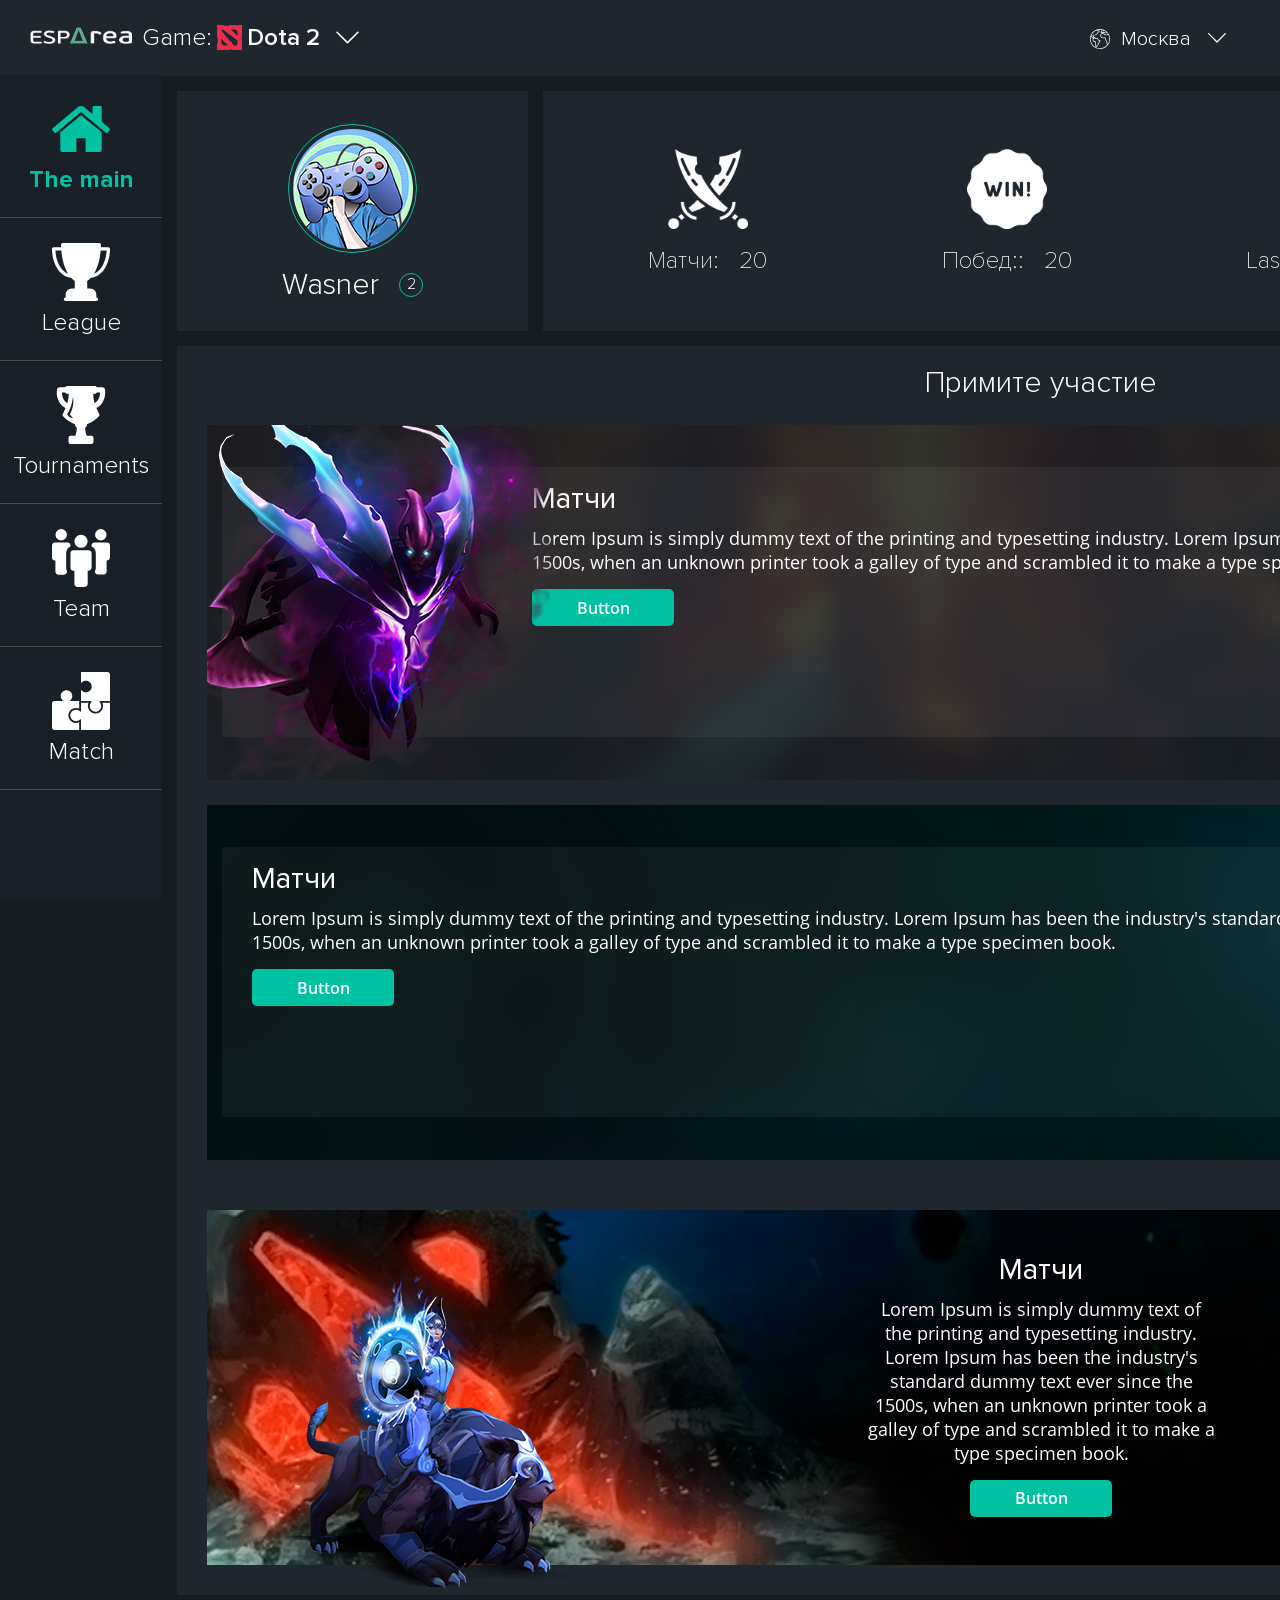
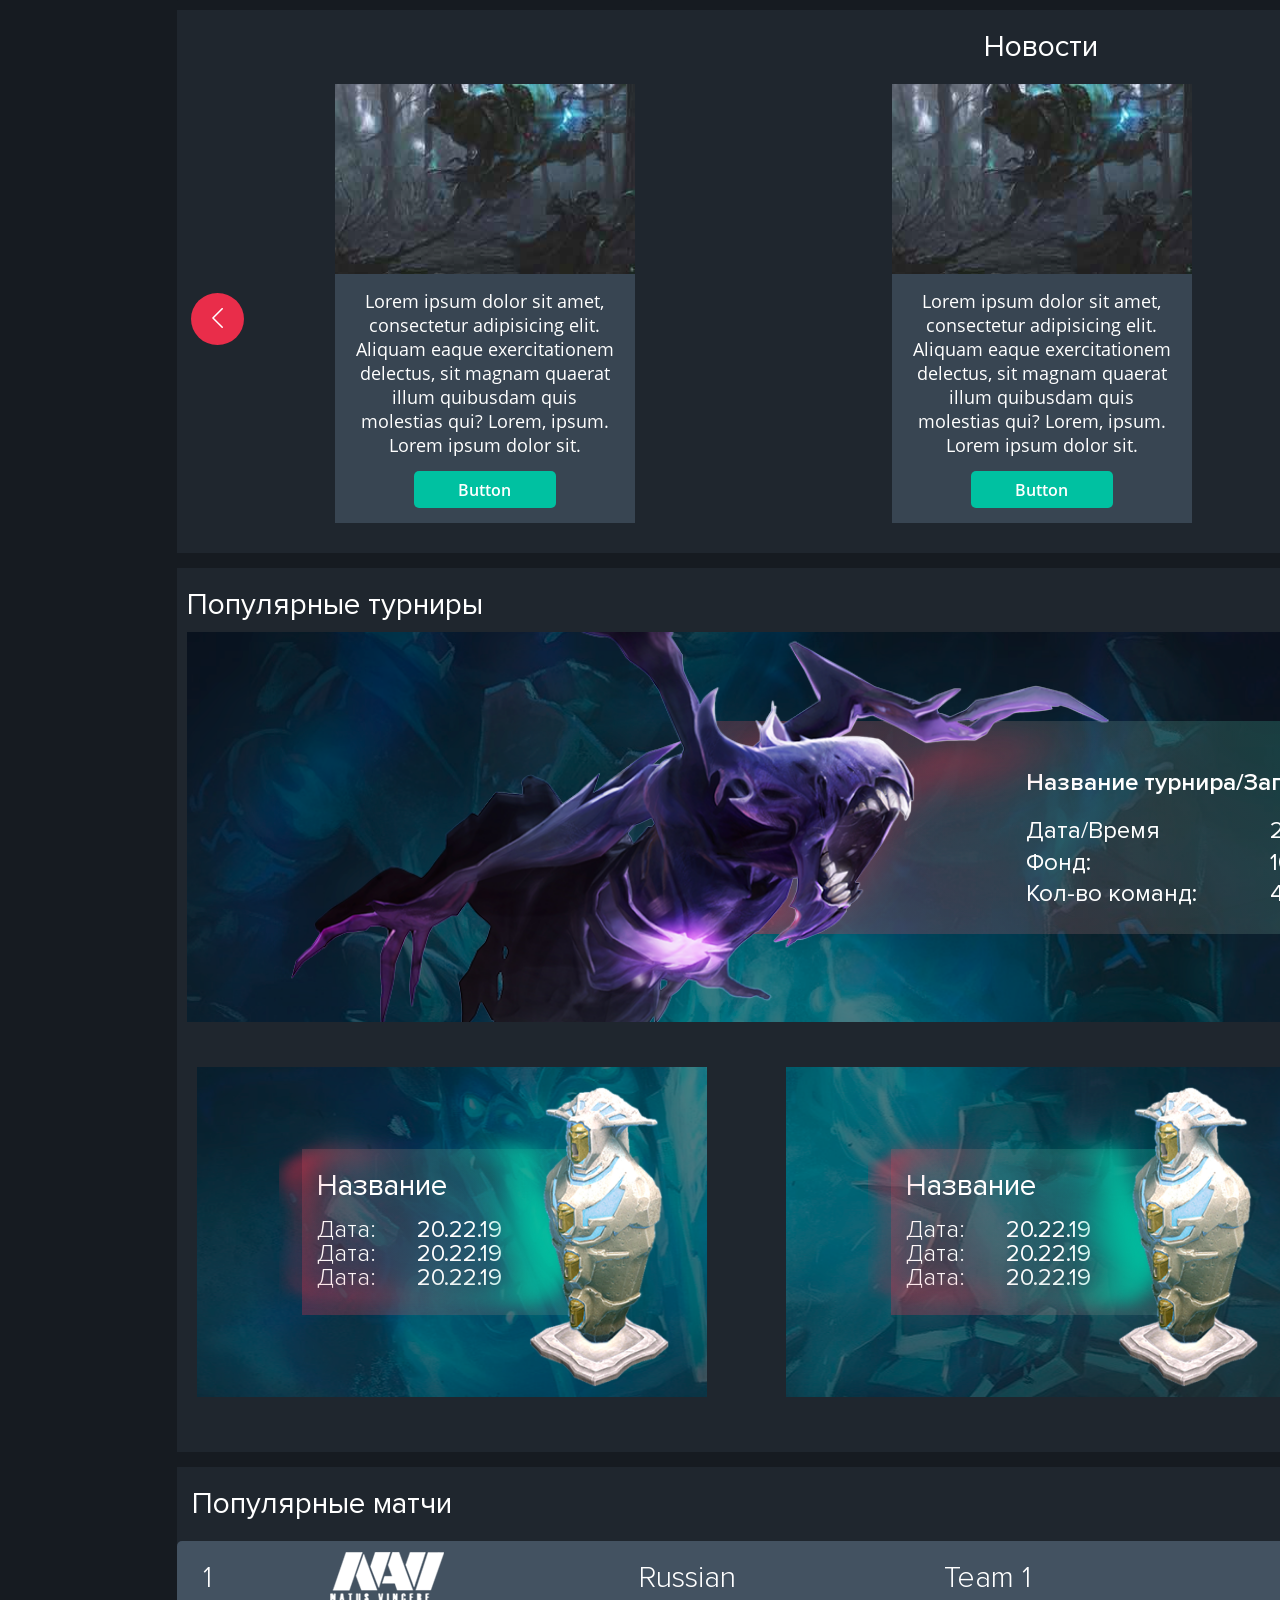
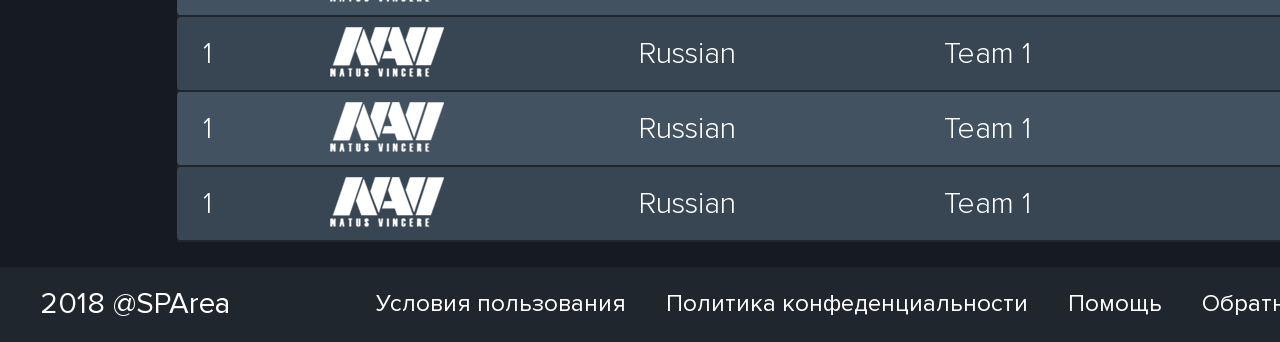
<file: index.html>
<!DOCTYPE html>
<html lang="en">

<head>
    <meta charset="UTF-8">
    <!-- <meta name="viewport" content="width=device-width, initial-scale=1.0">
    <meta http-equiv="X-UA-Compatible" content="ie=edge"> -->
    <link rel="icon" type="imges/png" href="img/favicon/favicon.png">
    <title>Esparea - new</title>
    <!-- ==================== links-for-styles-start ==================== -->
    <link rel="stylesheet" href="css/jquery.formstyler.css">
    <link rel="stylesheet" href="css/jquery.formstyler.theme.css">
    <link rel="stylesheet" href='slick/slick-theme.css'>
    <link rel="stylesheet" href='slick/slick.css'>
    <link rel="stylesheet" href="css/style.css">
    <link rel="stylesheet" href="css/media.css">

    <!-- ==================== links-for-styles-end ==================== -->


</head>

<body>
    <div class="wrapper">
        <!-- ==================== HTML5-header-start ==================== -->
        <header>
            <div class="header-container">
                <div class="header-cnt d-flex justify-content-between align-items-center">
                    <div class="esparea-logo-game d-flex">
                        <div class="esparea-logo">
                            <a href="index.html"><img src="img/header/logo.png" alt="logo"></a>
                        </div>
                        <div class="esparea-game d-flex align-items-center">
                            <div class="game-title ">
                                <span> Game: </span>
                            </div>
                            <div class="game-name d-flex align-items-center">
                                <svg width="25px" height="25px">
                                    <use xlink:href="img/svg/sprite.svg#dota-logo"></use>
                                </svg>
                                <span>Dota 2</span>
                            </div>
                            <div class="drop-down-img">
                                <svg width="25px" height="25px">
                                    <use xlink:href="img/svg/sprite.svg#down-arrow"></use>
                                </svg>
                            </div>
                        </div>
                    </div>
                    <div class="esparea-profile d-flex justify-content-between align-items-center ">
                        <div class="select-game-proparty language d-flex align-items-center">
                            <div class="select-mode-tittle">
                                <svg width="20px" height="20px">
                                    <use xlink:href="img/svg/sprite.svg#earth"></use>
                                </svg>
                            </div>
                            <div class="select-mode">
                                <label>
                                    <select>
                                        <option value="">Москва</option>
                                        <option value="">Москва 1</option>
                                        <option value="">Москва 2</option>
                                    </select>
                                    <span class="icons">
                                        <svg width="20px" height="20px">
                                            <use xlink:href="img/svg/sprite.svg#down-arrow"></use>
                                        </svg>
                                    </span>
                                </label>

                            </div>
                        </div>
                        <div class="paymen ">
                            <div class="paymen-btn">
                                <svg width="25px" height="25px">
                                    <use xlink:href="img/svg/sprite.svg#notification"></use>
                                </svg>
                            </div>
                            <div class="notification-payments-block">
                                <div class="notification-payments-table">
                                    <table cellspacing="0" cellpadding="0">
                                        <tbody>
                                            <tr class="shown">
                                                <td>
                                                    <div class="data-notific-block d-flex flex-column justify-content-center align-items-center">
                                                        <svg width="20px" height="20px">
                                                            <use xlink:href="img/svg/sprite.svg#dota-logo"></use>
                                                        </svg>
                                                        <span>Пт 20.09.19 00:00</span>
                                                    </div>
                                                </td>
                                                <td>
                                                    <p>Вы получили новый уровень, <span> поздравляем !</span></p>
                                                </td>
                                                <td>
                                                    <div class="notification-level d-flex justify-content-center">
                                                        <span class="d-flex align-items-center justify-content-center">5</span>
                                                    </div>
                                                </td>
                                            </tr>
                                            <tr class="shown">
                                                <td>
                                                    <div class="data-notific-block d-flex flex-column justify-content-center align-items-center">
                                                        <svg width="20px" height="20px">
                                                            <use xlink:href="img/svg/sprite.svg#dota-logo"></use>
                                                        </svg>
                                                        <span>Пт 20.09.19 00:00</span>
                                                    </div>
                                                </td>
                                                <td>
                                                    <p>Вы получили новый уровень, <span> поздравляем !</span></p>
                                                </td>
                                                <td>
                                                    <div class="notification-level d-flex justify-content-center">
                                                        <span class="d-flex align-items-center justify-content-center">5</span>
                                                    </div>
                                                </td>
                                            </tr>
                                            <tr class="shown">
                                                <td>
                                                    <div class="data-notific-block d-flex flex-column justify-content-center align-items-center">
                                                        <svg width="20px" height="20px">
                                                            <use xlink:href="img/svg/sprite.svg#dota-logo"></use>
                                                        </svg>
                                                        <span>Пт 20.09.19 00:00</span>
                                                    </div>
                                                </td>
                                                <td>
                                                    <p>Вы получили новый уровень, <span> поздравляем !</span></p>
                                                </td>
                                                <td>
                                                    <div class="notification-level d-flex justify-content-center">
                                                        <span class="d-flex align-items-center justify-content-center">5</span>
                                                    </div>
                                                </td>
                                            </tr>
                                            <tr>
                                                <td>
                                                    <div class="data-notific-block d-flex flex-column justify-content-center align-items-center">
                                                        <svg width="20px" height="20px">
                                                            <use xlink:href="img/svg/sprite.svg#dota-logo"></use>
                                                        </svg>
                                                        <span>Пт 20.09.19 00:00</span>
                                                    </div>
                                                </td>
                                                <td>
                                                    <p>Вы получили новый уровень, <span> поздравляем !</span></p>
                                                </td>
                                                <td>
                                                    <div class="notification-level d-flex justify-content-center">
                                                        <span class="d-flex align-items-center justify-content-center">5</span>
                                                    </div>
                                                </td>
                                            </tr>
                                            <tr>
                                                <td>
                                                    <div class="data-notific-block d-flex flex-column justify-content-center align-items-center">
                                                        <svg width="20px" height="20px">
                                                            <use xlink:href="img/svg/sprite.svg#dota-logo"></use>
                                                        </svg>
                                                        <span>Пт 20.09.19 00:00</span>
                                                    </div>
                                                </td>
                                                <td>
                                                    <p>Вы получили новый уровень, <span> поздравляем !</span></p>
                                                </td>
                                                <td>
                                                    <div class="notification-level d-flex justify-content-center">
                                                        <span class="d-flex align-items-center justify-content-center">5</span>
                                                    </div>
                                                </td>
                                            </tr>
                                            <tr>
                                                <td>
                                                    <div class="data-notific-block d-flex flex-column justify-content-center align-items-center">
                                                        <svg width="20px" height="20px">
                                                            <use xlink:href="img/svg/sprite.svg#dota-logo"></use>
                                                        </svg>
                                                        <span>Пт 20.09.19 00:00</span>
                                                    </div>
                                                </td>
                                                <td>
                                                    <p>Вы получили новый уровень, <span> поздравляем !</span></p>
                                                </td>
                                                <td>
                                                    <div class="notification-level d-flex justify-content-center">
                                                        <span class="d-flex align-items-center justify-content-center">5</span>
                                                    </div>
                                                </td>
                                            </tr>
                                            <tr>
                                                <td>
                                                    <div class="data-notific-block d-flex flex-column justify-content-center align-items-center">
                                                        <svg width="20px" height="20px">
                                                            <use xlink:href="img/svg/sprite.svg#dota-logo"></use>
                                                        </svg>
                                                        <span>Пт 20.09.19 00:00</span>
                                                    </div>
                                                </td>
                                                <td>
                                                    <p>Вы получили новый уровень, <span> поздравляем !</span></p>
                                                </td>
                                                <td>
                                                    <div class="notification-level d-flex justify-content-center">
                                                        <span class="d-flex align-items-center justify-content-center">5</span>
                                                    </div>
                                                </td>
                                            </tr>
                                            <tr>
                                                <td>
                                                    <div class="data-notific-block d-flex flex-column justify-content-center align-items-center">
                                                        <svg width="20px" height="20px">
                                                            <use xlink:href="img/svg/sprite.svg#dota-logo"></use>
                                                        </svg>
                                                        <span>Пт 20.09.19 00:00</span>
                                                    </div>
                                                </td>
                                                <td>
                                                    <p>Вы получили новый уровень, <span> поздравляем !</span></p>
                                                </td>
                                                <td>
                                                    <div class="notification-level d-flex justify-content-center">
                                                        <span class="d-flex align-items-center justify-content-center">5</span>
                                                    </div>
                                                </td>
                                            </tr>
                                            <tr>
                                                <td>
                                                    <div class="data-notific-block d-flex flex-column justify-content-center align-items-center">
                                                        <svg width="20px" height="20px">
                                                            <use xlink:href="img/svg/sprite.svg#dota-logo"></use>
                                                        </svg>
                                                        <span>Пт 20.09.19 00:00</span>
                                                    </div>
                                                </td>
                                                <td>
                                                    <p>Вы получили новый уровень, <span> поздравляем !</span></p>
                                                </td>
                                                <td>
                                                    <div class="notification-level d-flex justify-content-center">
                                                        <span class="d-flex align-items-center justify-content-center">5</span>
                                                    </div>
                                                </td>
                                            </tr>
                                            <tr>
                                                <td>
                                                    <div class="data-notific-block d-flex flex-column justify-content-center align-items-center">
                                                        <svg width="20px" height="20px">
                                                            <use xlink:href="img/svg/sprite.svg#dota-logo"></use>
                                                        </svg>
                                                        <span>Пт 20.09.19 00:00</span>
                                                    </div>
                                                </td>
                                                <td>
                                                    <p>Вы получили новый уровень, <span> поздравляем !</span></p>
                                                </td>
                                                <td>
                                                    <div class="notification-level d-flex justify-content-center">
                                                        <span class="d-flex align-items-center justify-content-center">5</span>
                                                    </div>
                                                </td>
                                            </tr>
                                        </tbody>
                                    </table>
                                </div>
                                <div class="notification-all d-flex justify-content-center align-items-center">
                                    <p class="open-notification">Отткрить еще увидомления</p>
                                    <p class="close-notification">Закрить увидомления</p>
                                </div>
                                <div class=" notification-all-inpage d-flex justify-content-center align-items-center">
                                    <a href="notification.html">Посмотреть все увидомления</a>
                                </div>
                            </div>
                        </div>
                        <div class="message d-flex align-items-center">
                            <svg width="25px" height="25px">
                                <use xlink:href="img/svg/sprite.svg#message"></use>
                            </svg>
                            <p class="btn-modal" data-val='chat-modal'>Message</p>
                        </div>
                        <div class="friends d-flex align-items-center">
                            <svg width="25px" height="25px">
                                <use xlink:href="img/svg/sprite.svg#friends"></use>
                            </svg>
                            <p class="btn-modal" data-val="friends-modal">Friends</p>
                        </div>
                        <div class="ryzen-wasner d-flex align-items-center">
                            <svg width="20px" height="20px">
                                <use xlink:href="img/svg/sprite.svg#user"></use>
                            </svg>
                            <p>Ryzen Wasner</p>
                            <div class="drop-down-img">
                                <svg width="25px" height="25px">
                                    <use xlink:href="img/svg/sprite.svg#down-arrow"></use>
                                </svg>
                            </div>
                            <div class="drop-down-menu">
                                <ul>
                                    <li><a href="account.html">Аккаунт</a></li>
                                    <li><a href="callback.html">Обратная связь</a></li>
                                    <li><a href="#">Выйти</a></li>
                                </ul>
                            </div>
                        </div>
                    </div>
                </div>
            </div>
        </header>
        <!-- ==================== HTML5-header-end ==================== -->

        <!-- ==================== HTML5-left-menu-start ==================== -->
        <section class="left-menu-container">
            <ul class="d-flex flex-column">
                <li>
                    <a href="index.html" class=" menu-active d-flex flex-column align-items-center justify-content-center">
                        <svg width="62px" height="58px">
                            <use xlink:href="img/svg/sprite.svg#home"></use>
                        </svg>
                        <span>The main</span>
                    </a>
                </li>
                <li class="">
                    <a href="javascript:void(0)" class="  menu-sub  d-flex flex-column align-items-center justify-content-center">
                        <svg width="62px" height="58px">
                            <use xlink:href="img/svg/sprite.svg#league"></use>
                        </svg>
                        <span>League</span>
                    </a>
                    <div class="submenu-league">
                        <ul class="d-flex flex-column align-items-center justify-content-center">
                            <li class="active-sub-menu">
                                <a href="javascript:void(0)" class=" d-flex flex-column justify-content-center align-items-center">
                                    <svg width="62px" height="58px">
                                        <use xlink:href="img/svg/sprite.svg#bronze"></use>
                                    </svg>
                                    <span class=" ">Bronze</span>
                                </a>
                            </li>
                            <li>
                                <a href="javascript:void(0)" class=" d-flex flex-column justify-content-center align-items-center">
                                    <svg width="62px" height="58px">
                                        <use xlink:href="img/svg/sprite.svg#bronze"></use>
                                    </svg>
                                    <span class=" ">Bronze</span>
                                </a>
                            </li>
                            <li>
                                <a href="javascript:void(0)" class=" d-flex flex-column justify-content-center align-items-center">
                                    <svg width="62px" height="58px">
                                        <use xlink:href="img/svg/sprite.svg#bronze"></use>
                                    </svg>
                                    <span class="">Bronze</span>
                                </a>
                            </li>
                            <li>
                                <a href="javascript:void(0)" class=" d-flex flex-column justify-content-center align-items-center">
                                    <svg width="62px" height="58px">
                                        <use xlink:href="img/svg/sprite.svg#bronze"></use>
                                    </svg>
                                    <span class=" ">Bronze</span>
                                </a>
                            </li>
                        </ul>
                        <div class=" menu-close d-flex align-items-center justify-content-center ">
                            <p>Меню</p>
                            <div class="drop-down-img">
                                <svg width="25px" height="25px">
                                    <use xlink:href="img/svg/sprite.svg#down-arrow"></use>
                                </svg>
                            </div>
                        </div>
                    </div>
                </li>
                <li>
                    <a href="tournament.html" class="d-flex flex-column align-items-center justify-content-center">
                        <svg width="62px" height="58px">
                            <use xlink:href="img/svg/sprite.svg#tournaments"></use>
                        </svg>
                        <span>Tournaments</span>
                    </a>
                </li>
                <li>
                    <a href="team.html" class="d-flex flex-column align-items-center justify-content-center">
                        <svg width="62px" height="58px">
                            <use xlink:href="img/svg/sprite.svg#team"></use>
                        </svg>
                        <span>Team</span>
                    </a>
                </li>
                <li>
                    <a href="match.html" class="d-flex flex-column align-items-center justify-content-center">
                        <svg width="62px" height="58px">
                            <use xlink:href="img/svg/sprite.svg#puzle"></use>
                        </svg>
                        <span>Match</span>
                    </a>
                </li>
            </ul>
        </section>
        <!-- ==================== HTML5-left-menu-end ==================== -->

        <!-- ==================== HTML5-home-container-start ==================== -->
        <section class="team-section">
            <div class="container-section ">
                <div class="partners-cnt d-flex justify-content-between">
                    <div class="home-wasner d-flex align-items-center justify-content-center">
                        <div class="player-block-big">
                            <div class="player-img d-flex align-items-center justify-content-center">
                                <img src="img/team_section/players.png" alt="players">
                            </div>
                            <div class="home-wasner-level-inf d-flex align-items-center justify-content-center">
                                <p>Wasner</p>
                                <span class="d-flex justify-content-center align-items-center">2</span>
                            </div>

                        </div>
                    </div>
                    <div class="home-user-notifications-game d-flex align-items-center justify-content-between">
                        <div class="home-user-setting-block ">
                            <div class="home-user-setting-block-img d-flex justify-content-center">
                                <img src="img/home_section/swords.png" alt="swords">
                            </div>
                            <div class="home-user-setting-block-component d-flex">
                                <p>Матчи:</p>
                                <span>20</span>
                            </div>
                        </div>
                        <div class="home-user-setting-block ">
                            <div class="home-user-setting-block-img d-flex justify-content-center">
                                <img src="img/home_section/win.png" alt="win">
                            </div>
                            <div class="home-user-setting-block-component d-flex">
                                <p>Побед::</p>
                                <span>20</span>
                            </div>
                        </div>
                        <div class="home-user-setting-block ">
                            <div class="home-user-setting-block-img d-flex justify-content-center">
                                <img src="img/home_section/match.png" alt="swords">
                            </div>
                            <div class="home-user-setting-block-component d-flex">
                                <p>LastMatches::</p>
                                <span class="last-match-home">W<i>LL</i>W</span>
                            </div>
                        </div>
                        <div class="home-user-setting-block ">
                            <div class="home-user-setting-block-img d-flex justify-content-center">
                                <img src="img/home_section/winner-champion-trophy.png" alt="swords">
                            </div>
                            <div class="home-user-setting-block-component d-flex">
                                <p>WinRate::</p>
                                <span>20%</span>
                            </div>
                        </div>
                    </div>
                </div>
                <div class="partners-cnt">
                    <div class="take-part-home">
                        <div class="take-part-home-tittle">
                            <p>Примите участие</p>
                        </div>
                        <div class="take-part-components d-flex justify-content-between">
                            <div class="take-part-components-block-macth d-flex align-items-center justify-content-end">
                                <div class="take-part-components-block-info">
                                    <div class="take-part-components-block-img">
                                        <img src="img/home_section/monster-1.png" alt="monster">
                                    </div>
                                    <div class="take-part-components-block-info-tittle">
                                        <p>Матчи</p>
                                    </div>
                                    <div class="take-part-components-block-info-cnt">
                                        <p>Lorem Ipsum is simply dummy text of the printing and
                                            typesetting industry. Lorem Ipsum has been the industry's
                                            standard dummy text ever since the 1500s, when an unknown
                                            printer took a galley of type and scrambled it to make a
                                            type specimen book. </p>
                                    </div>
                                    <div class="take-part-components-block-info-btn esparea-btn bg-btn-green">
                                        <button>Button</button>
                                    </div>
                                </div>
                            </div>
                            <div class="take-part-components-block-tournament d-flex align-items-center justify-content-start">
                                <div class="take-part-components-block-info">
                                    <div class="take-part-components-block-img">
                                        <img src="img/home_section/Item.png" alt="monster">
                                    </div>
                                    <div class="take-part-components-block-info-tittle">
                                        <p>Матчи</p>
                                    </div>
                                    <div class="take-part-components-block-info-cnt">
                                        <p>Lorem Ipsum is simply dummy text of the printing and
                                            typesetting industry. Lorem Ipsum has been the industry's
                                            standard dummy text ever since the 1500s, when an unknown
                                            printer took a galley of type and scrambled it to make a
                                            type specimen book. </p>
                                    </div>
                                    <div class="take-part-components-block-info-btn esparea-btn bg-btn-green">
                                        <button>Button</button>
                                    </div>
                                </div>
                            </div>
                        </div>
                        <div class="take-part-components d-flex justify-content-between">
                            <div class="take-part-components-block-liga d-flex align-items-center justify-content-center">

                                <div class="take-part-components-block-info">
                                    <div class="take-part-components-block-img-left">
                                        <img src="img/home_section/luna.png" alt="monster">
                                    </div>
                                    <div class="take-part-components-block-img-right">
                                        <img src="img/home_section/b_necrolyte.png" alt="monster">
                                    </div>
                                    <div class="take-part-components-block-info-tittle">
                                        <p>Матчи</p>
                                    </div>
                                    <div class="take-part-components-block-info-cnt">
                                        <p>Lorem Ipsum is simply dummy text of the printing and
                                            typesetting industry. Lorem Ipsum has been the industry's
                                            standard dummy text ever since the 1500s, when an unknown
                                            printer took a galley of type and scrambled it to make a
                                            type specimen book. </p>
                                    </div>
                                    <div class="take-part-components-block-info-btn esparea-btn bg-btn-green">
                                        <button>Button</button>
                                    </div>
                                </div>
                            </div>

                        </div>
                    </div>

                </div>
                <div class="partners-cnt">
                    <div class="home-news-slider">
                        <div class="home-news-tittle">
                            <p>Новости</p>
                        </div>
                        <div class="home-slider-big-cnt">
                            <div class="home-news-slider-container">
                                <div class="home-slider-news-block">
                                    <div class="home-news-components d-flex flex-column align-items-center justify-content-center">
                                        <div class="home-news-block-img">
                                            <img src="img/home_section/news.jpg" alt="new">
                                        </div>
                                        <div class="about-home-news">
                                            <p>Lorem ipsum dolor sit amet, consectetur adipisicing elit.
                                                Aliquam eaque exercitationem delectus, sit magnam quaerat
                                                illum quibusdam quis molestias qui? Lorem, ipsum. Lorem
                                                ipsum dolor sit.</p>
                                        </div>
                                        <div class="home-news-btn esparea-btn bg-btn-green">
                                            <button>Button</button>
                                        </div>
                                    </div>
                                </div>
                                <div class="home-slider-news-block">
                                    <div class="home-news-components d-flex flex-column align-items-center justify-content-center">
                                        <div class="home-news-block-img">
                                            <img src="img/home_section/news.jpg" alt="new">
                                        </div>
                                        <div class="about-home-news">
                                            <p>Lorem ipsum dolor sit amet, consectetur adipisicing elit.
                                                Aliquam eaque exercitationem delectus, sit magnam quaerat
                                                illum quibusdam quis molestias qui? Lorem, ipsum. Lorem
                                                ipsum dolor sit.</p>
                                        </div>
                                        <div class="home-news-btn esparea-btn bg-btn-green">
                                            <button>Button</button>
                                        </div>
                                    </div>
                                </div>
                                <div class="home-slider-news-block">
                                    <div class="home-news-components d-flex flex-column align-items-center justify-content-center">
                                        <div class="home-news-block-img">
                                            <img src="img/home_section/news.jpg" alt="new">
                                        </div>
                                        <div class="about-home-news">
                                            <p>Lorem ipsum dolor sit amet, consectetur adipisicing elit.
                                                Aliquam eaque exercitationem delectus, sit magnam quaerat
                                                illum quibusdam quis molestias qui? Lorem, ipsum. Lorem
                                                ipsum dolor sit.</p>
                                        </div>
                                        <div class="home-news-btn esparea-btn bg-btn-green">
                                            <button>Button</button>
                                        </div>
                                    </div>
                                </div>
                                <div class="home-slider-news-block">
                                    <div class="home-news-components d-flex flex-column align-items-center justify-content-center">
                                        <div class="home-news-block-img">
                                            <img src="img/home_section/news.jpg" alt="new">
                                        </div>
                                        <div class="about-home-news">
                                            <p>Lorem ipsum dolor sit amet, consectetur adipisicing elit.
                                                Aliquam eaque exercitationem delectus, sit magnam quaerat
                                                illum quibusdam quis molestias qui? Lorem, ipsum. Lorem
                                                ipsum dolor sit.</p>
                                        </div>
                                        <div class="home-news-btn esparea-btn bg-btn-green">
                                            <button>Button</button>
                                        </div>
                                    </div>
                                </div>
                                <div class="home-slider-news-block">
                                    <div class="home-news-components d-flex flex-column align-items-center justify-content-center">
                                        <div class="home-news-block-img">
                                            <img src="img/home_section/news.jpg" alt="new">
                                        </div>
                                        <div class="about-home-news">
                                            <p>Lorem ipsum dolor sit amet, consectetur adipisicing elit.
                                                Aliquam eaque exercitationem delectus, sit magnam quaerat
                                                illum quibusdam quis molestias qui? Lorem, ipsum. Lorem
                                                ipsum dolor sit.</p>
                                        </div>
                                        <div class="home-news-btn esparea-btn bg-btn-green">
                                            <button>Button</button>
                                        </div>
                                    </div>
                                </div>
                                <div class="home-slider-news-block">
                                    <div class="home-news-components d-flex flex-column align-items-center justify-content-center">
                                        <div class="home-news-block-img">
                                            <img src="img/home_section/news.jpg" alt="new">
                                        </div>
                                        <div class="about-home-news">
                                            <p>Lorem ipsum dolor sit amet, consectetur adipisicing elit.
                                                Aliquam eaque exercitationem delectus, sit magnam quaerat
                                                illum quibusdam quis molestias qui? Lorem, ipsum. Lorem
                                                ipsum dolor sit.</p>
                                        </div>
                                        <div class="home-news-btn esparea-btn bg-btn-green">
                                            <button>Button</button>
                                        </div>
                                    </div>
                                </div>
                                <div class="home-slider-news-block">
                                    <div class="home-news-components d-flex flex-column align-items-center justify-content-center">
                                        <div class="home-news-block-img">
                                            <img src="img/home_section/news.jpg" alt="new">
                                        </div>
                                        <div class="about-home-news">
                                            <p>Lorem ipsum dolor sit amet, consectetur adipisicing elit.
                                                Aliquam eaque exercitationem delectus, sit magnam quaerat
                                                illum quibusdam quis molestias qui? Lorem, ipsum. Lorem
                                                ipsum dolor sit.</p>
                                        </div>
                                        <div class="home-news-btn esparea-btn bg-btn-green">
                                            <button>Button</button>
                                        </div>
                                    </div>
                                </div>
                                <div class="home-slider-news-block">
                                    <div class="home-news-components d-flex flex-column align-items-center justify-content-center">
                                        <div class="home-news-block-img">
                                            <img src="img/home_section/news.jpg" alt="new">
                                        </div>
                                        <div class="about-home-news">
                                            <p>Lorem ipsum dolor sit amet, consectetur adipisicing elit.
                                                Aliquam eaque exercitationem delectus, sit magnam quaerat
                                                illum quibusdam quis molestias qui? Lorem, ipsum. Lorem
                                                ipsum dolor sit.</p>
                                        </div>
                                        <div class="home-news-btn esparea-btn bg-btn-green">
                                            <button>Button</button>
                                        </div>
                                    </div>
                                </div>
                                <div class="home-slider-news-block">
                                    <div class="home-news-components d-flex flex-column align-items-center justify-content-center">
                                        <div class="home-news-block-img">
                                            <img src="img/home_section/news.jpg" alt="new">
                                        </div>
                                        <div class="about-home-news">
                                            <p>Lorem ipsum dolor sit amet, consectetur adipisicing elit.
                                                Aliquam eaque exercitationem delectus, sit magnam quaerat
                                                illum quibusdam quis molestias qui? Lorem, ipsum. Lorem
                                                ipsum dolor sit.</p>
                                        </div>
                                        <div class="home-news-btn esparea-btn bg-btn-green">
                                            <button>Button</button>
                                        </div>
                                    </div>
                                </div>
                            </div>
                        </div>

                    </div>
                </div>
                <div class="partners-cnt">
                    <div class="popular-tournaments-home">
                        <div class="popular-tournaments-home-tittle">
                            <p>Популярные турниры</p>
                        </div>
                        <div class="popular-tournaments-home-contaner">
                            <div class="popular-tournaments-home-big-components d-flex align-items-center justify-content-center">


                                <div class="popular-tournaments-home-big-inf d-flex flex-column align-items-center ">
                                    <div class="monster-home-img">
                                        <img src="img/home_section/monster.png" alt="monster">
                                    </div>
                                    <div class="popular-tournaments-home-big-box d-flex justify-content-center flex-column">

                                        <div class="popular-tournaments-home-big-tittle">
                                            <p>Название турнира/Заголовок</p>
                                        </div>
                                        <div class="popular-tournaments-home-big-box-cnt">
                                            <table>
                                                <tr>
                                                    <td>Дата/Время</td>
                                                    <td>20.22.19</td>
                                                </tr>
                                                <tr>
                                                    <td>Фонд:</td>
                                                    <td>1000$</td>
                                                </tr>
                                                <tr>
                                                    <td>Кол-во команд:</td>
                                                    <td>40</td>
                                                </tr>
                                            </table>
                                        </div>
                                    </div>

                                </div>
                            </div>
                        </div>
                        <div class="popular-tournaments-home-contaner d-flex align-items-center justify-content-between">
                            <div class="popular-tournaments-home-small-components d-flex align-items-center justify-content-center">
                                <div class="monster-home-img">
                                    <img src="img/home_section/Tower_Radiant_model.png" alt="monster">
                                </div>
                                <div class="popular-tournaments-home-small-inf d-flex flex-column   ">
                                    <div class="popular-tournaments-home-small-tittle">
                                        <p>Название</p>
                                    </div>
                                    <div class="popular-tournaments-home-small-box-cnt">
                                        <table>
                                            <tr>
                                                <td>Дата:</td>
                                                <td>20.22.19</td>
                                            </tr>
                                            <tr>
                                                <td>Дата:</td>
                                                <td>20.22.19</td>
                                            </tr>
                                            <tr>
                                                <td>Дата:</td>
                                                <td>20.22.19</td>
                                            </tr>
                                        </table>
                                    </div>
                                </div>
                            </div>
                            <div class="popular-tournaments-home-small-components d-flex align-items-center justify-content-center">
                                <div class="monster-home-img">
                                    <img src="img/home_section/Tower_Radiant_model.png" alt="monster">

                                </div>
                                <div class="popular-tournaments-home-small-inf d-flex flex-column">
                                    <div class="popular-tournaments-home-small-tittle">
                                        <p>Название</p>
                                    </div>
                                    <div class="popular-tournaments-home-small-box-cnt">
                                        <table>
                                            <tr>
                                                <td>Дата:</td>
                                                <td>20.22.19</td>
                                            </tr>
                                            <tr>
                                                <td>Дата:</td>
                                                <td>20.22.19</td>
                                            </tr>
                                            <tr>
                                                <td>Дата:</td>
                                                <td>20.22.19</td>
                                            </tr>
                                        </table>
                                    </div>
                                </div>
                            </div>
                            <div class="popular-tournaments-home-small-components d-flex align-items-center justify-content-center">
                                <div class="monster-home-img">
                                    <img src="img/home_section/Tower_Radiant_model.png" alt="monster">

                                </div>
                                <div class="popular-tournaments-home-small-inf d-flex flex-column  ">
                                    <div class="popular-tournaments-home-small-tittle">
                                        <p>Название</p>
                                    </div>
                                    <div class="popular-tournaments-home-small-box-cnt">
                                        <table>
                                            <tr>
                                                <td>Дата:</td>
                                                <td>20.22.19</td>
                                            </tr>
                                            <tr>
                                                <td>Дата:</td>
                                                <td>20.22.19</td>
                                            </tr>
                                            <tr>
                                                <td>Дата:</td>
                                                <td>20.22.19</td>
                                            </tr>
                                        </table>
                                    </div>
                                </div>
                            </div>
                        </div>
                    </div>
                </div>
                <div class="partners-cnt">
                    <div class="partners-table-container" id="members">
                        <div class="home-partners-table-tittle">
                            <p>Популярные матчи</p>
                        </div>
                        <table cellspacing="0" cellpadding="0">
                            <tbody>
                                <tr>
                                    <td>1</td>
                                    <td>
                                        <img src="img/team_section/tanle-log.png" alt="">
                                    </td>
                                    <td>Russian</td>
                                    <td>Team 1</td>
                                    <td>
                                        <div class="d-flex  align-items-center justify-content-end">
                                            <div class="esparea-btn bg-btn-green">
                                                <button> Button</button>
                                            </div>
                                            <div class="esparea-btn bg-btn-red">
                                                <button> Button</button>
                                            </div>
                                        </div>
                                    </td>
                                </tr>
                                <tr>
                                    <td>1</td>
                                    <td>
                                        <img src="img/team_section/tanle-log.png" alt="">
                                    </td>
                                    <td>Russian</td>
                                    <td>Team 1</td>
                                    <td>
                                        <div class="d-flex  align-items-center justify-content-end">
                                            <div class="esparea-btn bg-btn-green">
                                                <button> Button</button>
                                            </div>
                                            <div class="esparea-btn bg-btn-red">
                                                <button> Button</button>
                                            </div>
                                        </div>
                                    </td>
                                </tr>
                                <tr>
                                    <td>1</td>
                                    <td>
                                        <img src="img/team_section/tanle-log.png" alt="">
                                    </td>
                                    <td>Russian</td>
                                    <td>Team 1</td>
                                    <td>
                                        <div class="d-flex  align-items-center justify-content-end">
                                            <div class="esparea-btn bg-btn-green">
                                                <button> Button</button>
                                            </div>
                                            <div class="esparea-btn bg-btn-red">
                                                <button> Button</button>
                                            </div>
                                        </div>
                                    </td>
                                </tr>
                                <tr>
                                    <td>1</td>
                                    <td>
                                        <img src="img/team_section/tanle-log.png" alt="">
                                    </td>
                                    <td>Russian</td>
                                    <td>Team 1</td>
                                    <td>
                                        <div class="d-flex  align-items-center justify-content-end">
                                            <div class="esparea-btn bg-btn-green">
                                                <button> Button</button>
                                            </div>
                                            <div class="esparea-btn bg-btn-red">
                                                <button> Button</button>
                                            </div>
                                        </div>
                                    </td>
                                </tr>

                            </tbody>
                        </table>
                    </div>
                </div>
            </div>

        </section>

        <!-- ==================== HTML5-home-container-end ==================== -->


        <!-- ==================== HTML5-footer-container-start ==================== -->
        <footer class="d-flex align-items-center">
            <div class="container">
                <div class="footer-cnt d-flex justify-content-between align-items-center">
                    <div class="footer-logo">
                        <a href="index.html">2018 @SPArea</a>
                    </div>
                    <div class="footer-menu">
                        <ul class="d-flex">
                            <li><a href="">Условия пользования</a></li>
                            <li><a href="">Политика конфеденциальности</a></li>
                            <li><a href="">Помощь</a></li>
                            <li><a href="">Обратная связь</a></li>
                            <li><a href="">Контакты</a></li>
                        </ul>
                    </div>
                    <div class="footer-pages">
                        <div class="account-web-pages-container">
                            <ul class=" d-flex justify-content-between">
                                <li>
                                    <a target="_blank" href="https://www.twitch.tv/">
                                        <svg>
                                            <use xlink:href="img/svg/sprite.svg#twitch"></use>
                                        </svg>

                                    </a>
                                </li>
                                <li>
                                    <a target="_blank" href="https://www.facebook.com/">
                                        <svg>
                                            <use xlink:href="img/svg/sprite.svg#faceboock"></use>
                                        </svg>
                                    </a>
                                </li>
                                <li>
                                    <a target="_blank" href="https://vk.com/">
                                        <svg>
                                            <use xlink:href="img/svg/sprite.svg#vkontakt"></use>
                                        </svg>
                                    </a>
                                </li>
                                <li>
                                    <a target="_blank" href="https://www.youtube.com/">
                                        <svg>
                                            <use xlink:href="img/svg/sprite.svg#youtube"></use>
                                        </svg>
                                    </a>
                                </li>
                            </ul>
                        </div>
                    </div>
                </div>
            </div>
        </footer>
        <!-- ==================== HTML5-footer-container-end ==================== -->
    </div>





    <!-- ==================== HTML5-modals-start ==================== -->


    <div id="chat-modal" class="modal">
        <div class="modal-content">
            <div class="main-container">
                <span class="close"></span>
                <div class="application-page">

                    <div class="application-page_fix-box">

                        <div class="back-to line-style">
                            <span>Группы</span>
                        </div>
                        <div class="back-to line-style administr">
                            <span>Администрация</span>
                        </div>

                        <div class="fix-box_content">
                            <ul>
                                <li class="line-style">
                                    <a href="#">Lorem ipsum</a>
                                </li>
                                <li class="line-style">
                                    <a href="#" class="active-chat">Lorem ipsum</a>
                                </li>
                                <li class="line-style">
                                    <a href="#">Lorem ipsum</a>
                                </li>
                                <li class="line-style">
                                    <a href="#">Lorem ipsum</a>
                                </li>
                                <li class="line-style">
                                    <a href="#">Lorem ipsum</a>
                                </li>
                                <li class="line-style">
                                    <a href="#">Lorem ipsum</a>
                                </li>
                                <li class="line-style">
                                    <a href="#">Lorem ipsum</a>
                                </li>
                                <li class="line-style">
                                    <a href="#">Lorem ipsum</a>
                                </li>
                                <li class="line-style">
                                    <a href="#">Lorem ipsum</a>
                                </li>
                                <li class="line-style">
                                    <a href="#">Lorem ipsum</a>
                                </li>
                                <li class="line-style">
                                    <a href="#">Lorem ipsum</a>
                                </li>
                                <li class="line-style">
                                    <a href="#">Lorem ipsum</a>
                                </li>
                                <li class="line-style">
                                    <a href="#">Lorem ipsum</a>
                                </li>
                                <li class="line-style">
                                    <a href="#">Lorem ipsum</a>
                                </li>
                            </ul>
                        </div>
                    </div>

                    <div class="application-page_block">

                        <div class="chat-title line-style d-flex justify-content-between align-items-center">
                            <span>Lorem ipsu</span>
                            <div class="chat-settings d-flex align-items-center justify-content-between">
                                <div class="eff-btn">
                                    <button>Добавить в чат</button>
                                </div>
                                <div class="eff-btn setting-btn">
                                    <button class="d-flex justify-content-center">
                                        <svg width="20px" height="20px">
                                            <use xlink:href="img/svg/sprite.svg#setting"></use>
                                        </svg>
                                    </button>
                                </div>
                            </div>
                        </div>

                        <div class="application_block-ok">
                            <div class="application_block-ok_box">
                                <div class="application_block-ok_you">
                                    <div class="chat_sms-name">
                                        <svg width="20px" height="20px">
                                            <use xlink:href="img/svg/sprite.svg#user"></use>
                                        </svg>
                                        <span>Wags ( Swas )</span>
                                    </div>
                                    <div class="chat_sms-you">
                                        <p>Sed ut perspiciatis unde omnis iste natus error sit voluptatem accusantium
                                            doloremque laudantium, totam rem aperiam, eaque ipsa quae ab illo inventore
                                            veritatis et quasi architecto beatae vitae dicta sunt explicabo. Nemo enim
                                            ipsam voluptatem quia voluptas sit aspernatur aut odit aut fugit, sed quia
                                            consequuntur magni dolores eos qui ratione voluptatem sequi nesciunt. Neque
                                            porro quisquam est, qui dolorem ipsum quia dolor sit amet, consectetur,
                                            adipisci velit, sed quia non numquam eius modi tempora incidunt ut labore
                                            et dolore magnam aliquam quaerat voluptatem. Ut enim ad minima veniam, quis
                                            no</p>
                                    </div>
                                </div>
                                <div class="application_block-ok_you">
                                    <div class="chat_sms-name">
                                        <svg width="20px" height="20px">
                                            <use xlink:href="img/svg/sprite.svg#user"></use>
                                        </svg>
                                        <span>Wags ( Swas )</span>
                                    </div>
                                    <div class="chat_sms-you">
                                        <p>Sed ut perspiciatis unde omnis iste natus error sit voluptatem accusantium
                                            doloremque laudantium, totam rem aperiam, eaque ipsa quae ab illo inventore
                                            veritatis et quasi architecto beatae vitae dicta sunt explicabo. Nemo enim
                                            ipsam voluptatem quia voluptas sit aspernatur aut odit aut fugit, sed quia
                                            consequuntur magni dolores eos qui ratione voluptatem sequi nesciunt. Neque
                                            porro quisquam est, qui dolorem ipsum quia dolor sit amet, consectetur,
                                            adipisci velit, sed quia non numquam eius modi tempora incidunt ut labore
                                            et dolore magnam aliquam quaerat voluptatem. Ut enim ad minima veniam, quis
                                            no</p>
                                    </div>
                                </div>
                                <div class="application_block-ok_i">
                                    <div class="chat_sms-name">
                                        <span>Wastr ( Swas )</span>
                                        <svg width="20px" height="20px">
                                            <use xlink:href="img/svg/sprite.svg#user"></use>
                                        </svg>
                                    </div>
                                    <div class="chat_sms-i">
                                        <p>Sed ut perspiciatis unde omnis iste natus error sit voluptatem accusantium
                                            doloremque laudantium.</p>
                                    </div>
                                </div>
                                <div class="application_block-ok_you">
                                    <div class="chat_sms-name">
                                        <svg width="20px" height="20px">
                                            <use xlink:href="img/svg/sprite.svg#user"></use>
                                        </svg>
                                        <span>Wags ( Swas )</span>
                                    </div>
                                    <div class="chat_sms-you">
                                        <p>Sed ut perspiciatis unde omnis iste natus error sit voluptatem accusantium
                                            doloremque laudantium, totam rem aperiam, eaque ipsa quae ab illo inventore
                                            veritatis et quasi architecto beatae vitae dicta sunt explicabo. Nemo enim
                                            ipsam voluptatem quia voluptas sit aspernatur aut odit aut fugit, sed quia
                                            consequuntur magni dolores eos qui ratione voluptatem sequi nesciunt. Neque
                                            porro quisquam est, qui dolorem ipsum quia dolor sit amet, consectetur,
                                            adipisci velit, sed quia non numquam eius modi tempora incidunt ut labore
                                            et dolore magnam aliquam quaerat voluptatem. Ut enim ad minima veniam, quis
                                            no</p>
                                    </div>
                                </div>
                                <div class="application_block-ok_i">
                                    <div class="chat_sms-name">
                                        <span>Wastr ( Swas )</span>
                                        <svg width="20px" height="20px">
                                            <use xlink:href="img/svg/sprite.svg#user"></use>
                                        </svg>
                                    </div>
                                    <div class="chat_sms-i">
                                        <p>Sed ut perspiciatis unde omnis iste natus error sit voluptatem accusantium
                                            doloremque laudantium.</p>
                                    </div>
                                </div>
                                <div class="application_block-ok_i">
                                    <div class="chat_sms-name">
                                        <span>Wastr ( Swas )</span>
                                        <svg width="20px" height="20px">
                                            <use xlink:href="img/svg/sprite.svg#user"></use>
                                        </svg>
                                    </div>
                                    <div class="chat_sms-i">
                                        <p>Sed ut perspiciatis unde omnis iste natus error sit voluptatem accusantium
                                            doloremque laudantium.</p>
                                    </div>
                                </div>
                                <div class="application_block-ok_i">
                                    <div class="chat_sms-name">
                                        <span>Wastr ( Swas )</span>
                                        <svg width="20px" height="20px">
                                            <use xlink:href="img/svg/sprite.svg#user"></use>
                                        </svg>
                                    </div>
                                    <div class="chat_sms-i">
                                        <p>Sed ut perspiciatis unde omnis iste natus error sit voluptatem accusantium
                                            doloremque laudantium.</p>
                                    </div>
                                </div>
                                <div class="application_block-ok_you">
                                    <div class="chat_sms-name">
                                        <svg width="20px" height="20px">
                                            <use xlink:href="img/svg/sprite.svg#user"></use>
                                        </svg>
                                        <span>Wags ( Swas )</span>
                                    </div>
                                    <div class="chat_sms-you">
                                        <p>Sed ut perspiciatis unde omnis iste natus error sit voluptatem accusantium
                                            doloremque laudantium, totam rem aperiam, eaque ipsa quae ab illo inventore
                                            veritatis et quasi architecto beatae vitae dicta sunt explicabo. Nemo enim
                                            ipsam voluptatem quia voluptas sit aspernatur aut odit aut fugit, sed quia
                                            consequuntur magni dolores eos qui ratione voluptatem sequi nesciunt. Neque
                                            porro quisquam est, qui dolorem ipsum quia dolor sit amet, consectetur,
                                            adipisci velit, sed quia non numquam eius modi tempora incidunt ut labore
                                            et dolore magnam aliquam quaerat voluptatem. Ut enim ad minima veniam, quis
                                            no</p>
                                    </div>
                                </div>
                            </div>
                        </div>

                        <div class="application_block-ready">
                            <form action="">
                                <div class="application_block-ready-text">
                                    <textarea placeholder="Введите сообщение..."></textarea>
                                </div>
                                <div class="application_block-ready-send">
                                    <a href="#">
                                        <svg width="73px" height="64px">
                                            <use xlink:href="img/svg/sprite.svg#telegram"></use>
                                        </svg>
                                    </a>
                                </div>
                            </form>
                        </div>
                    </div>
                </div>
            </div>
        </div>
    </div>



    <div id="friends-modal" class="modal">
        <div class="modal-content">
            <div class="friends-container">
                <span class="close"></span>
                <div class="friends-cnt d-flex flex-column">
                    <div class="friends-cnt-header d-flex align-items-center justify-content-between">
                        <div class="friends-request">
                            <ul class="d-flex justify-content-center align-items-center">
                                <li class="active-players-comand table-click" data-table='request-table'>Запросы</li>
                                <li class="table-click" data-table='friends-table'>Друзья</li>
                            </ul>
                        </div>
                        <div class="add-friend-btn eff-btn ">
                            <button>Добавить в друзья</button>
                        </div>
                    </div>
                    <div class="friend-components">
                        <div class="request-block" id="request-table">
                            <div class="request-cnt d-flex justify-content-between align-items-center">
                                <div class="request-tittle d-flex align-items-center justify-content-between">
                                    <div class="request-img">
                                        <img src="img/friend.png" alt="png">
                                    </div>
                                    <div class="request-name">
                                        <span>Wasner ( IGM )</span>
                                    </div>
                                </div>
                                <div class="request-btn esparea-btn bg-btn-green">
                                    <button>Принять запрос</button>
                                </div>
                            </div>
                            <div class="request-cnt d-flex justify-content-between align-items-center">
                                <div class="request-tittle d-flex align-items-center justify-content-between">
                                    <div class="request-img">
                                        <img src="img/friend.png" alt="png">
                                    </div>
                                    <div class="request-name">
                                        <span>Wasner ( IGM )</span>
                                    </div>
                                </div>
                                <div class="request-btn esparea-btn bg-btn-green">
                                    <button>Принять запрос</button>
                                </div>
                            </div>
                            <div class="request-cnt d-flex justify-content-between align-items-center">
                                <div class="request-tittle d-flex align-items-center justify-content-between">
                                    <div class="request-img">
                                        <img src="img/friend.png" alt="png">
                                    </div>
                                    <div class="request-name">
                                        <span>Wasner ( IGM )</span>
                                    </div>
                                </div>
                                <div class="request-btn esparea-btn bg-btn-green">
                                    <button>Принять запрос</button>
                                </div>
                            </div>
                            <div class="request-cnt d-flex justify-content-between align-items-center">
                                <div class="request-tittle d-flex align-items-center justify-content-between">
                                    <div class="request-img">
                                        <img src="img/friend.png" alt="png">
                                    </div>
                                    <div class="request-name">
                                        <span>Wasner ( IGM )</span>
                                    </div>
                                </div>
                                <div class="request-btn esparea-btn bg-btn-green">
                                    <button>Принять запрос</button>
                                </div>
                            </div>
                            <div class="request-cnt d-flex justify-content-between align-items-center">
                                <div class="request-tittle d-flex align-items-center justify-content-between">
                                    <div class="request-img">
                                        <img src="img/friend.png" alt="png">
                                    </div>
                                    <div class="request-name">
                                        <span>Wasner ( IGM )</span>
                                    </div>
                                </div>
                                <div class="request-btn esparea-btn bg-btn-green">
                                    <button>Принять запрос</button>
                                </div>
                            </div>
                            <div class="request-cnt d-flex justify-content-between align-items-center">
                                <div class="request-tittle d-flex align-items-center justify-content-between">
                                    <div class="request-img">
                                        <img src="img/friend.png" alt="png">
                                    </div>
                                    <div class="request-name">
                                        <span>Wasner ( IGM )</span>
                                    </div>
                                </div>
                                <div class="request-btn esparea-btn bg-btn-green">
                                    <button>Принять запрос</button>
                                </div>
                            </div>
                            <div class="request-cnt d-flex justify-content-between align-items-center">
                                <div class="request-tittle d-flex align-items-center justify-content-between">
                                    <div class="request-img">
                                        <img src="img/friend.png" alt="png">
                                    </div>
                                    <div class="request-name">
                                        <span>Wasner ( IGM )</span>
                                    </div>
                                </div>
                                <div class="request-btn esparea-btn bg-btn-green">
                                    <button>Принять запрос</button>
                                </div>
                            </div>
                        </div>
                        <div class="friend-block" id="friends-table">
                         	<div class="friends-block-insade d-flex justify-content-between align-items-center">
                                <div class="friends-name" style="width: 100%; text-align: center;">
                                    <span>У вас пока нет друзей.</span>
                                </div>
                            </div>
                        <!--<div class="friends-block-insade d-flex justify-content-between align-items-center">
                                <div class="friends-tittle d-flex align-items-center justify-content-between">
                                    <div class="friends-img">
                                        <img src="img/friend.png" alt="png">
                                    </div>
                                    <div class="friends-name">
                                        <span>Wasner ( IGM )</span>
                                    </div>
                                </div>
                                <div class="friends-btn esparea-btn bg-btn-green">
                                    <button>Отправить сообщение</button>
                                </div>
                            </div>
                            <div class="friends-block-insade d-flex justify-content-between align-items-center">
                                <div class="friends-tittle d-flex align-items-center justify-content-between">
                                    <div class="friends-img">
                                        <img src="img/friend.png" alt="png">
                                    </div>
                                    <div class="friends-name">
                                        <span>Wasner ( IGM )</span>
                                    </div>
                                </div>
                                <div class="friends-btn esparea-btn bg-btn-green">
                                    <button>Отправить сообщение</button>
                                </div>
                            </div>
                            <div class="friends-block-insade d-flex justify-content-between align-items-center">
                                <div class="friends-tittle d-flex align-items-center justify-content-between">
                                    <div class="friends-img">
                                        <img src="img/friend.png" alt="png">
                                    </div>
                                    <div class="friends-name">
                                        <span>Wasner ( IGM )</span>
                                    </div>
                                </div>
                                <div class="friends-btn esparea-btn bg-btn-green">
                                    <button>Отправить сообщение</button>
                                </div>
                            </div>
                            <div class="friends-block-insade d-flex justify-content-between align-items-center">
                                <div class="friends-tittle d-flex align-items-center justify-content-between">
                                    <div class="friends-img">
                                        <img src="img/friend.png" alt="png">
                                    </div>
                                    <div class="friends-name">
                                        <span>Wasner ( IGM )</span>
                                    </div>
                                </div>
                                <div class="friends-btn esparea-btn bg-btn-green">
                                    <button>Отправить сообщение</button>
                                </div>
                            </div>
                            <div class="friends-block-insade d-flex justify-content-between align-items-center">
                                <div class="friends-tittle d-flex align-items-center justify-content-between">
                                    <div class="friends-img">
                                        <img src="img/friend.png" alt="png">
                                    </div>
                                    <div class="friends-name">
                                        <span>Wasner ( IGM )</span>
                                    </div>
                                </div>
                                <div class="friends-btn esparea-btn bg-btn-green">
                                    <button>Отправить сообщение</button>
                                </div>
                            </div> -->
                        </div>
                    </div>
                </div>
            </div>
        </div>
    </div>
    <!-- ==================== HTML5-modals-end ==================== -->

    <!-- ==================== scripts-start ==================== -->
    <script src="js/jquery-3.2.1.min.js"></script>
    <script src="js/jquery.formstyler.min.js"></script>
    <script src="slick/slick.min.js"></script>

    <script src="js/script.js"></script>
    <!-- ==================== scripts-end ==================== -->
    <script>

        $(document).ready(function () {
            $('select').styler();

        })

        $('.home-news-slider-container').slick({
            infinite: true,
            slidesToShow: 5,
            slidesToScroll: 1,
            dots: false,
            arrows: true,
            autoplay: false,
            autoplaySpeed: 2000,
            responsive: [
                {
                    breakpoint: 1800,
                    settings: {
                        slidesToShow: 3,
                        slidesToScroll: 1,
                        infinite: true,


                    }
                },
                {
                    breakpoint: 1300,
                    settings: {
                        slidesToShow: 3,
                        slidesToScroll: 1,
                        infinite: true,

                    }
                },

                // You can unslick at a given breakpoint now by adding:
                // settings: "unslick"
                // instead of a settings object
            ]
        });
    </script>
</body>

</html>
</file>
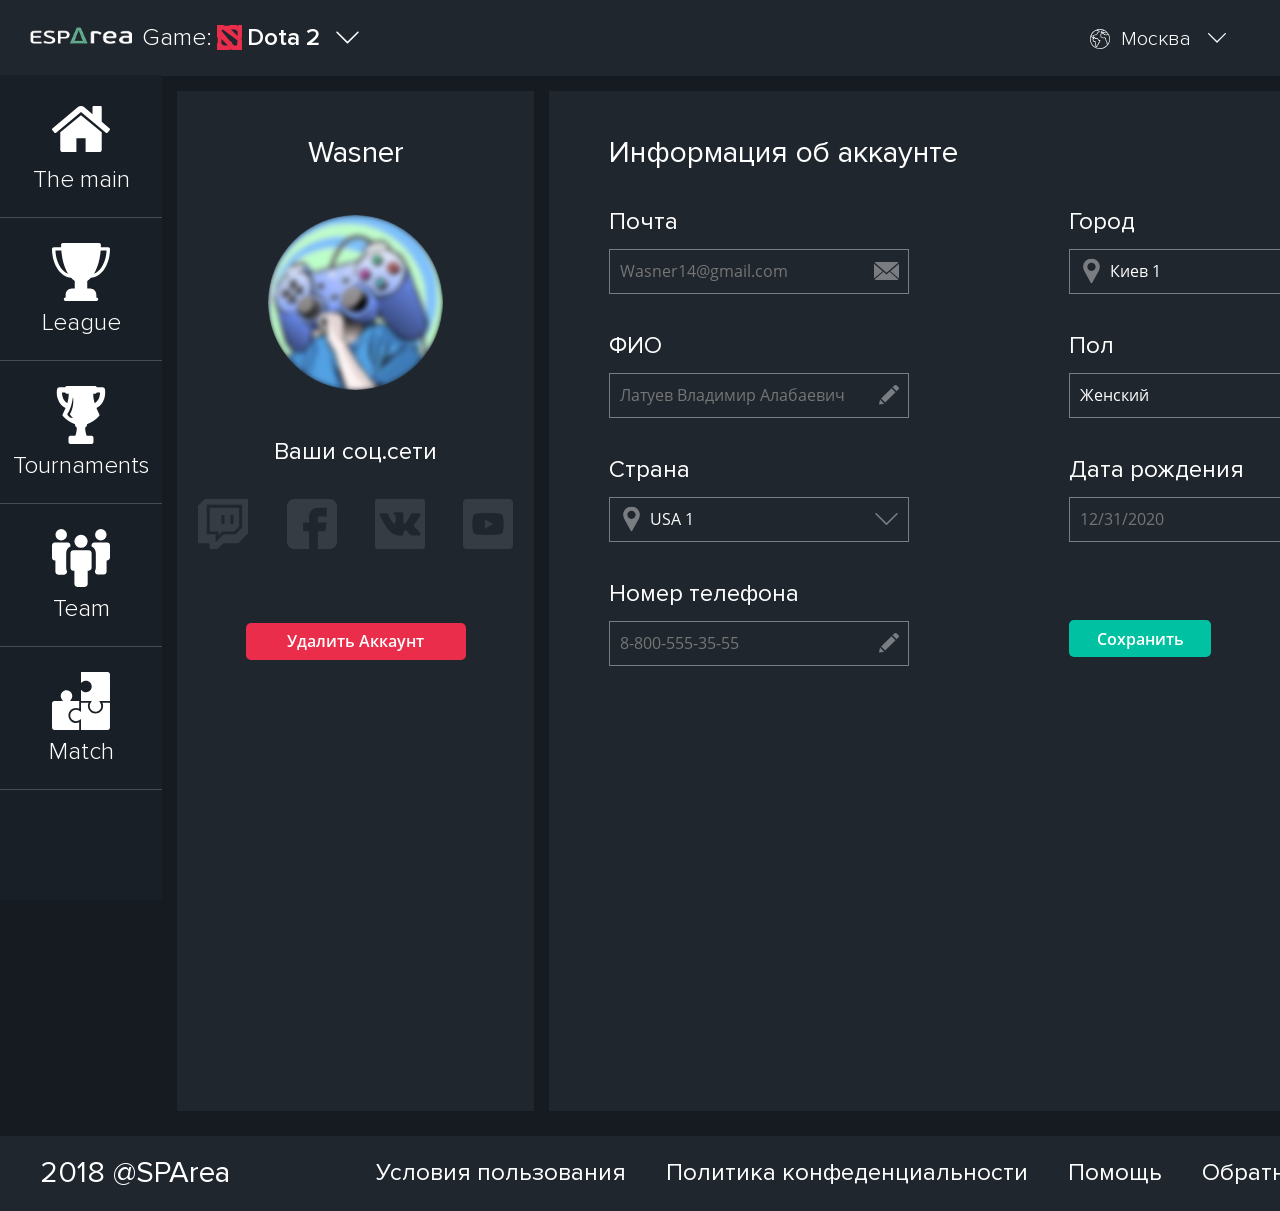
<file: account.html>
<!DOCTYPE html>
<html lang="en">

<head>
    <meta charset="UTF-8">
    <!-- <meta name="viewport" content="width=device-width, initial-scale=1.0">
    <meta http-equiv="X-UA-Compatible" content="ie=edge"> -->
    <link rel="icon" type="imges/png" href="img/favicon/favicon.png">
    <title>User settings</title>
    <!-- ==================== links-for-styles-start ==================== -->
    <link rel="stylesheet" href="css/jquery.formstyler.css">
    <link rel="stylesheet" href="css/jquery.formstyler.theme.css">

    <link rel="stylesheet" href="css/style.css">
    <link rel="stylesheet" href="css/media.css">

    <!-- ==================== links-for-styles-end ==================== -->

</head>

<body>
    <div class="wrapper">
        <!-- ==================== HTML5-header-start ==================== -->
        <header>
            <div class="header-container">
                <div class="header-cnt d-flex justify-content-between align-items-center">
                    <div class="esparea-logo-game d-flex">
                        <div class="esparea-logo">
                            <a href="index.html"><img src="img/header/logo.png" alt="logo"></a>
                        </div>
                        <div class="esparea-game d-flex align-items-center">
                            <div class="game-title ">
                                <span> Game: </span>
                            </div>
                            <div class="game-name d-flex align-items-center">
                                <svg width="25px" height="25px">
                                    <use xlink:href="img/svg/sprite.svg#dota-logo"></use>
                                </svg>
                                <span>Dota 2</span>
                            </div>
                            <div class="drop-down-img">
                                <svg width="25px" height="25px">
                                    <use xlink:href="img/svg/sprite.svg#down-arrow"></use>
                                </svg>
                            </div>
                        </div>
                    </div>
                    <div class="esparea-profile d-flex justify-content-between align-items-center ">
                        <div class="select-game-proparty language d-flex align-items-center">
                            <div class="select-mode-tittle">
                                <svg width="20px" height="20px">
                                    <use xlink:href="img/svg/sprite.svg#earth"></use>
                                </svg>
                            </div>
                            <div class="select-mode">
                                <label>
                                    <select>
                                        <option value="">Москва</option>
                                        <option value="">Москва 1</option>
                                        <option value="">Москва 2</option>
                                    </select>
                                    <span class="icons">
                                        <svg width="20px" height="20px">
                                            <use xlink:href="img/svg/sprite.svg#down-arrow"></use>
                                        </svg>
                                    </span>
                                </label>

                            </div>
                        </div>
                        <div class="paymen ">
                            <div class="paymen-btn">
                                <svg width="25px" height="25px">
                                    <use xlink:href="img/svg/sprite.svg#notification"></use>
                                </svg>
                            </div>
                            <div class="notification-payments-block">
                                <div class="notification-payments-table">
                                    <table cellspacing="0" cellpadding="0">
                                        <tbody>
                                            <tr class="shown">
                                                <td>
                                                    <div class="data-notific-block d-flex flex-column justify-content-center align-items-center">
                                                        <svg width="20px" height="20px">
                                                            <use xlink:href="img/svg/sprite.svg#dota-logo"></use>
                                                        </svg>
                                                        <span>Пт 20.09.19 00:00</span>
                                                    </div>
                                                </td>
                                                <td>
                                                    <p>Вы получили новый уровень, <span> поздравляем !</span></p>
                                                </td>
                                                <td>
                                                    <div class="notification-level d-flex justify-content-center">
                                                        <span class="d-flex align-items-center justify-content-center">5</span>
                                                    </div>
                                                </td>
                                            </tr>
                                            <tr class="shown">
                                                <td>
                                                    <div class="data-notific-block d-flex flex-column justify-content-center align-items-center">
                                                        <svg width="20px" height="20px">
                                                            <use xlink:href="img/svg/sprite.svg#dota-logo"></use>
                                                        </svg>
                                                        <span>Пт 20.09.19 00:00</span>
                                                    </div>
                                                </td>
                                                <td>
                                                    <p>Вы получили новый уровень, <span> поздравляем !</span></p>
                                                </td>
                                                <td>
                                                    <div class="notification-level d-flex justify-content-center">
                                                        <span class="d-flex align-items-center justify-content-center">5</span>
                                                    </div>
                                                </td>
                                            </tr>
                                            <tr class="shown">
                                                <td>
                                                    <div class="data-notific-block d-flex flex-column justify-content-center align-items-center">
                                                        <svg width="20px" height="20px">
                                                            <use xlink:href="img/svg/sprite.svg#dota-logo"></use>
                                                        </svg>
                                                        <span>Пт 20.09.19 00:00</span>
                                                    </div>
                                                </td>
                                                <td>
                                                    <p>Вы получили новый уровень, <span> поздравляем !</span></p>
                                                </td>
                                                <td>
                                                    <div class="notification-level d-flex justify-content-center">
                                                        <span class="d-flex align-items-center justify-content-center">5</span>
                                                    </div>
                                                </td>
                                            </tr>
                                            <tr>
                                                <td>
                                                    <div class="data-notific-block d-flex flex-column justify-content-center align-items-center">
                                                        <svg width="20px" height="20px">
                                                            <use xlink:href="img/svg/sprite.svg#dota-logo"></use>
                                                        </svg>
                                                        <span>Пт 20.09.19 00:00</span>
                                                    </div>
                                                </td>
                                                <td>
                                                    <p>Вы получили новый уровень, <span> поздравляем !</span></p>
                                                </td>
                                                <td>
                                                    <div class="notification-level d-flex justify-content-center">
                                                        <span class="d-flex align-items-center justify-content-center">5</span>
                                                    </div>
                                                </td>
                                            </tr>
                                            <tr>
                                                <td>
                                                    <div class="data-notific-block d-flex flex-column justify-content-center align-items-center">
                                                        <svg width="20px" height="20px">
                                                            <use xlink:href="img/svg/sprite.svg#dota-logo"></use>
                                                        </svg>
                                                        <span>Пт 20.09.19 00:00</span>
                                                    </div>
                                                </td>
                                                <td>
                                                    <p>Вы получили новый уровень, <span> поздравляем !</span></p>
                                                </td>
                                                <td>
                                                    <div class="notification-level d-flex justify-content-center">
                                                        <span class="d-flex align-items-center justify-content-center">5</span>
                                                    </div>
                                                </td>
                                            </tr>
                                            <tr>
                                                <td>
                                                    <div class="data-notific-block d-flex flex-column justify-content-center align-items-center">
                                                        <svg width="20px" height="20px">
                                                            <use xlink:href="img/svg/sprite.svg#dota-logo"></use>
                                                        </svg>
                                                        <span>Пт 20.09.19 00:00</span>
                                                    </div>
                                                </td>
                                                <td>
                                                    <p>Вы получили новый уровень, <span> поздравляем !</span></p>
                                                </td>
                                                <td>
                                                    <div class="notification-level d-flex justify-content-center">
                                                        <span class="d-flex align-items-center justify-content-center">5</span>
                                                    </div>
                                                </td>
                                            </tr>
                                            <tr>
                                                <td>
                                                    <div class="data-notific-block d-flex flex-column justify-content-center align-items-center">
                                                        <svg width="20px" height="20px">
                                                            <use xlink:href="img/svg/sprite.svg#dota-logo"></use>
                                                        </svg>
                                                        <span>Пт 20.09.19 00:00</span>
                                                    </div>
                                                </td>
                                                <td>
                                                    <p>Вы получили новый уровень, <span> поздравляем !</span></p>
                                                </td>
                                                <td>
                                                    <div class="notification-level d-flex justify-content-center">
                                                        <span class="d-flex align-items-center justify-content-center">5</span>
                                                    </div>
                                                </td>
                                            </tr>
                                            <tr>
                                                <td>
                                                    <div class="data-notific-block d-flex flex-column justify-content-center align-items-center">
                                                        <svg width="20px" height="20px">
                                                            <use xlink:href="img/svg/sprite.svg#dota-logo"></use>
                                                        </svg>
                                                        <span>Пт 20.09.19 00:00</span>
                                                    </div>
                                                </td>
                                                <td>
                                                    <p>Вы получили новый уровень, <span> поздравляем !</span></p>
                                                </td>
                                                <td>
                                                    <div class="notification-level d-flex justify-content-center">
                                                        <span class="d-flex align-items-center justify-content-center">5</span>
                                                    </div>
                                                </td>
                                            </tr>
                                            <tr>
                                                <td>
                                                    <div class="data-notific-block d-flex flex-column justify-content-center align-items-center">
                                                        <svg width="20px" height="20px">
                                                            <use xlink:href="img/svg/sprite.svg#dota-logo"></use>
                                                        </svg>
                                                        <span>Пт 20.09.19 00:00</span>
                                                    </div>
                                                </td>
                                                <td>
                                                    <p>Вы получили новый уровень, <span> поздравляем !</span></p>
                                                </td>
                                                <td>
                                                    <div class="notification-level d-flex justify-content-center">
                                                        <span class="d-flex align-items-center justify-content-center">5</span>
                                                    </div>
                                                </td>
                                            </tr>
                                            <tr>
                                                <td>
                                                    <div class="data-notific-block d-flex flex-column justify-content-center align-items-center">
                                                        <svg width="20px" height="20px">
                                                            <use xlink:href="img/svg/sprite.svg#dota-logo"></use>
                                                        </svg>
                                                        <span>Пт 20.09.19 00:00</span>
                                                    </div>
                                                </td>
                                                <td>
                                                    <p>Вы получили новый уровень, <span> поздравляем !</span></p>
                                                </td>
                                                <td>
                                                    <div class="notification-level d-flex justify-content-center">
                                                        <span class="d-flex align-items-center justify-content-center">5</span>
                                                    </div>
                                                </td>
                                            </tr>
                                        </tbody>
                                    </table>
                                </div>
                                <div class="notification-all d-flex justify-content-center align-items-center">
                                    <p class="open-notification">Отткрить еще увидомления</p>
                                    <p class="close-notification">Закрить увидомления</p>
                                </div>
                                <div class=" notification-all-inpage d-flex justify-content-center align-items-center">
                                    <a href="notification.html">Посмотреть все увидомления</a>
                                </div>
                            </div>
                        </div>
                        <div class="message d-flex align-items-center ">
                            <svg width="25px" height="25px">
                                <use xlink:href="img/svg/sprite.svg#message"></use>
                            </svg>
                            <p class="btn-modal" data-val='chat-modal'>Message</p>
                        </div>
                        <div class="friends d-flex align-items-center ">
                            <svg width="25px" height="25px">
                                <use xlink:href="img/svg/sprite.svg#friends"></use>
                            </svg>
                            <p class="btn-modal" data-val="friends-modal">Friends</p>
                        </div>
                        <div class="ryzen-wasner d-flex align-items-center">
                            <svg width="20px" height="20px">
                                <use xlink:href="img/svg/sprite.svg#user"></use>
                            </svg>
                            <p>Ryzen Wasner</p>
                            <div class="drop-down-img">
                                <svg width="25px" height="25px">
                                    <use xlink:href="img/svg/sprite.svg#down-arrow"></use>
                                </svg>
                            </div>
                            <div class="drop-down-menu">
                                <ul>
                                    <li class="active-menu-drop-down"><a href="account.html">Аккаунт</a></li>
                                    <li><a href="callback.html">Обратная связь</a></li>
                                    <li><a href="#">Выйти</a></li>
                                </ul>
                            </div>
                        </div>
                    </div>
                </div>
            </div>
        </header>
        <!-- ==================== HTML5-header-end ==================== -->

        <!-- ==================== HTML5-left-menu-start ==================== -->
        <section class="left-menu-container">
            <ul class="d-flex flex-column">
                <li>
                    <a href="index.html" class="d-flex flex-column align-items-center justify-content-center">
                        <svg width="62px" height="58px">
                            <use xlink:href="img/svg/sprite.svg#home"></use>
                        </svg>
                        <span>The main</span>
                    </a>
                </li>
                <li class="">
                    <a href="javascript:void(0)" class=" menu-sub  d-flex flex-column align-items-center justify-content-center">
                        <svg width="62px" height="58px">
                            <use xlink:href="img/svg/sprite.svg#league"></use>
                        </svg>
                        <span>League</span>
                    </a>
                    <div class="submenu-league">
                        <ul class="d-flex flex-column align-items-center justify-content-center">
                            <li class="active-sub-menu">
                                <a href="javascript:void(0)" class=" d-flex flex-column justify-content-center align-items-center">
                                    <svg width="62px" height="58px">
                                        <use xlink:href="img/svg/sprite.svg#bronze"></use>
                                    </svg>
                                    <span class=" ">Bronze</span>
                                </a>
                            </li>
                            <li>
                                <a href="javascript:void(0)" class=" d-flex flex-column justify-content-center align-items-center">
                                    <svg width="62px" height="58px">
                                        <use xlink:href="img/svg/sprite.svg#bronze"></use>
                                    </svg>
                                    <span class=" ">Bronze</span>
                                </a>
                            </li>
                            <li>
                                <a href="javascript:void(0)" class=" d-flex flex-column justify-content-center align-items-center">
                                    <svg width="62px" height="58px">
                                        <use xlink:href="img/svg/sprite.svg#bronze"></use>
                                    </svg>
                                    <span class="">Bronze</span>
                                </a>
                            </li>
                            <li>
                                <a href="javascript:void(0)" class=" d-flex flex-column justify-content-center align-items-center">
                                    <svg width="62px" height="58px">
                                        <use xlink:href="img/svg/sprite.svg#bronze"></use>
                                    </svg>
                                    <span class=" ">Bronze</span>
                                </a>
                            </li>
                        </ul>
                        <div class=" menu-close d-flex align-items-center justify-content-center ">
                            <p>Меню</p>
                            <div class="drop-down-img">
                                <svg width="25px" height="25px">
                                    <use xlink:href="img/svg/sprite.svg#down-arrow"></use>
                                </svg>
                            </div>
                        </div>
                    </div>
                </li>
                <li>
                    <a href="tournament.html" class="d-flex flex-column align-items-center justify-content-center">
                        <svg width="62px" height="58px">
                            <use xlink:href="img/svg/sprite.svg#tournaments"></use>
                        </svg>
                        <span>Tournaments</span>
                    </a>
                </li>
                <li>
                    <a href="team.html" class="d-flex flex-column align-items-center justify-content-center">
                        <svg width="62px" height="58px">
                            <use xlink:href="img/svg/sprite.svg#team"></use>
                        </svg>
                        <span>Team</span>
                    </a>
                </li>
                <li>
                    <a href="match.html" class="d-flex flex-column align-items-center justify-content-center">
                        <svg width="62px" height="58px">
                            <use xlink:href="img/svg/sprite.svg#puzle"></use>
                        </svg>
                        <span>Match</span>
                    </a>
                </li>
            </ul>
        </section>
        <!-- ==================== HTML5-left-menu-end ==================== -->

        <!-- ==================== HTML5-user-setting-container-start ==================== -->
        <section class="user-setting-section">
            <div class="container-section ">
                <div class="partners-cnt d-flex">
                    <div class="user-logo-account d-flex flex-column ">
                        <div class="account-name">
                            <p>Wasner</p>
                        </div>
                        <div class="account-photo">
                            <div class="account-photo-cnt">
                                <img id="blah" src="img/user_settings/user.png" alt="user">
                            </div>
                            <div class="account-change-photo d-flex justify-content-center align-items-center">
                                <label class="d-flex flex-column justify-content-center">
                                    <img src="img/user_settings/edit.png" alt="edit">
                                    <span>Изменить</span>
                                    <input type='file' id="imgInp" />
                                </label>
                            </div>

                        </div>
                        <div class="account-web-pages d-flex flex-column justify-content-center align-items-center">
                            <div class="account-web-pages-tittle">
                                <p>Ваши соц.сети</p>
                            </div>
                            <div class="account-web-pages-container">
                                <ul class=" d-flex justify-content-between">
                                    <li>
                                        <a target="_blank" href="https://www.twitch.tv/">
                                            <svg width="50px" height="50px">
                                                <use xlink:href="img/svg/sprite.svg#twitch"></use>
                                            </svg>

                                        </a>
                                    </li>
                                    <li>
                                        <a target="_blank" href="https://www.facebook.com/">
                                            <svg width="50px" height="50px">
                                                <use xlink:href="img/svg/sprite.svg#faceboock"></use>
                                            </svg>
                                        </a>
                                    </li>
                                    <li>
                                        <a target="_blank" href="https://vk.com/">
                                            <svg width="50px" height="50px">
                                                <use xlink:href="img/svg/sprite.svg#vkontakt"></use>
                                            </svg>
                                        </a>
                                    </li>
                                    <li>
                                        <a target="_blank" href="https://www.youtube.com/">
                                            <svg width="50px" height="50px">
                                                <use xlink:href="img/svg/sprite.svg#youtube"></use>
                                            </svg>
                                        </a>
                                    </li>
                                </ul>
                            </div>
                            <div class="delete-account esparea-btn bg-btn-red">
                                <button>Удалить аккаунт</button>
                            </div>
                        </div>
                    </div>
                    <div class="user-change-profile-settings">
                        <div class="user-change-profile-settings-tittle">
                            <p>Информация об аккаунте</p>
                        </div>
                        <div class="user-change-profile-settings-form">
                            <form action="">
                                <div class="form-input-cnt d-flex justify-content-between al">
                                    <div class="form-input-box">
                                        <p>Почта</p>
                                        <label>
                                            <input type="text" placeholder="Wasner14@gmail.com"  pattern="^\S+@\S+\.+\S+$"
                                            title="Example@mail.ru">
                                            <span class="icons">
                                                <svg width="25px" height="25px">
                                                    <use xlink:href="img/svg/sprite.svg#sms"></use>
                                                </svg>
                                            </span>
                                        </label>
                                    </div>
                                    <div class="form-input-box">
                                        <p>Город</p>
                                        <label class="country">
                                            <select>
                                                <option value="">Киев 1</option>
                                                <option value="">Киев 2</option>
                                                <option value="">Киев 3</option>
                                                <option value="">Киев 4</option>
                                                <option value="">Киев 5</option>
                                            </select>
                                            <span class="icons">
                                                <svg width="25px" height="25px">
                                                    <use xlink:href="img/svg/sprite.svg#down-arrow"></use>
                                                </svg>
                                            </span>
                                            <span class="icons pin-icon">
                                                <svg width="25px" height="25px">
                                                    <use xlink:href="img/svg/sprite.svg#pin"></use>
                                                </svg>
                                            </span>
                                        </label>
                                    </div>
                                </div>
                                <div class="form-input-cnt d-flex justify-content-between al">
                                    <div class="form-input-box">
                                        <p>ФИО</p>
                                        <label>
                                            <input type="text" placeholder="Латуев Владимир Алабаевич">
                                            <span class="icons">
                                                <svg width="20px" height="20px">
                                                    <use xlink:href="img/svg/sprite.svg#pen"></use>
                                                </svg>
                                            </span>
                                        </label>
                                    </div>
                                    <div class="form-input-box">
                                        <p>Пол</p>
                                        <label>
                                            <select>
                                                <option value="">Женский</option>
                                                <option value="">Мужской </option>
                                            </select>
                                            <span class="icons">
                                                <svg width="25px" height="25px">
                                                    <use xlink:href="img/svg/sprite.svg#down-arrow"></use>
                                                </svg>
                                            </span>
                                        </label>
                                    </div>
                                </div>
                                <div class="form-input-cnt d-flex justify-content-between al">
                                    <div class="form-input-box">
                                        <p>Страна</p>
                                        <label class="country">
                                            <select>
                                                <option value="">USA 1</option>
                                                <option value="">USA 2</option>
                                                <option value="">USA 3</option>
                                                <option value="">USA 4</option>
                                            </select>
                                            <span class="icons">
                                                <svg width="25px" height="25px">
                                                    <use xlink:href="img/svg/sprite.svg#down-arrow"></use>
                                                </svg>
                                            </span>
                                            <span class="icons pin-icon">
                                                <svg width="25px" height="25px">
                                                    <use xlink:href="img/svg/sprite.svg#pin"></use>
                                                </svg>
                                            </span>

                                        </label>
                                    </div>
                                    <div class="form-input-box">
                                        <p>Дата рождения</p>
                                        <label>
                                            <input type="text" id="data" placeholder="12/31/2020">
                                            <span class="icons">
                                                <svg width="20px" height="20px">
                                                    <use xlink:href="img/svg/sprite.svg#pen"></use>
                                                </svg>
                                            </span>
                                        </label>
                                    </div>
                                </div>
                                <div class="form-input-cnt d-flex justify-content-between align-items-center">
                                    <div class="form-input-box">
                                        <p>Номер телефона</p>
                                        <label>
                                            <input type="text" id='phone' placeholder="8-800-555-35-55">
                                            <span class="icons">
                                                <svg width="20px" height="20px">
                                                    <use xlink:href="img/svg/sprite.svg#pen"></use>
                                                </svg>
                                            </span>
                                        </label>
                                    </div>
                                    <div class="form-input-box">
                                        <div class="form-submit esparea-btn bg-btn-green">
                                            <button>Сохранить</button>
                                        </div>
                                    </div>

                                </div>

                            </form>
                        </div>
                    </div>
                </div>
            </div>
        </section>

        <!-- ==================== HTML5-user-settingam-container-end ==================== -->

        <!-- ==================== HTML5-footer-container-start ==================== -->
        <footer class="d-flex align-items-center">
            <div class="container">
                <div class="footer-cnt d-flex justify-content-between align-items-center">
                    <div class="footer-logo">
                        <a href="index.html">2018 @SPArea</a>
                    </div>
                    <div class="footer-menu">
                        <ul class="d-flex">
                            <li><a href="">Условия пользования</a></li>
                            <li><a href="">Политика конфеденциальности</a></li>
                            <li><a href="">Помощь</a></li>
                            <li><a href="">Обратная связь</a></li>
                            <li><a href="">Контакты</a></li>
                        </ul>
                    </div>
                    <div class="footer-pages">
                        <div class="account-web-pages-container">
                            <ul class=" d-flex justify-content-between">
                                <li>
                                    <a target="_blank" href="https://www.twitch.tv/">
                                        <svg>
                                            <use xlink:href="img/svg/sprite.svg#twitch"></use>
                                        </svg>

                                    </a>
                                </li>
                                <li>
                                    <a target="_blank" href="https://www.facebook.com/">
                                        <svg>
                                            <use xlink:href="img/svg/sprite.svg#faceboock"></use>
                                        </svg>
                                    </a>
                                </li>
                                <li>
                                    <a target="_blank" href="https://vk.com/">
                                        <svg>
                                            <use xlink:href="img/svg/sprite.svg#vkontakt"></use>
                                        </svg>
                                    </a>
                                </li>
                                <li>
                                    <a target="_blank" href="https://www.youtube.com/">
                                        <svg>
                                            <use xlink:href="img/svg/sprite.svg#youtube"></use>
                                        </svg>
                                    </a>
                                </li>
                            </ul>
                        </div>
                    </div>
                </div>
            </div>
        </footer>
        <!-- ==================== HTML5-footer-container-end ==================== -->

    </div>


    <!-- ==================== HTML5-modals-start ==================== -->


    <div id="chat-modal" class="modal">
        <div class="modal-content">
            <div class="main-container">
                <span class="close"></span>
                <div class="application-page">

                    <div class="application-page_fix-box">

                        <div class="back-to line-style">
                            <span>Группы</span>
                        </div>
                        <div class="back-to line-style administr">
                            <span>Администрация</span>
                        </div>

                        <div class="fix-box_content">
                            <ul>
                                <li class="line-style">
                                    <a href="#">Lorem ipsum</a>
                                </li>
                                <li class="line-style">
                                    <a href="#" class="active-chat">Lorem ipsum</a>
                                </li>
                                <li class="line-style">
                                    <a href="#">Lorem ipsum</a>
                                </li>
                                <li class="line-style">
                                    <a href="#">Lorem ipsum</a>
                                </li>
                                <li class="line-style">
                                    <a href="#">Lorem ipsum</a>
                                </li>
                                <li class="line-style">
                                    <a href="#">Lorem ipsum</a>
                                </li>
                                <li class="line-style">
                                    <a href="#">Lorem ipsum</a>
                                </li>
                                <li class="line-style">
                                    <a href="#">Lorem ipsum</a>
                                </li>
                                <li class="line-style">
                                    <a href="#">Lorem ipsum</a>
                                </li>
                                <li class="line-style">
                                    <a href="#">Lorem ipsum</a>
                                </li>
                                <li class="line-style">
                                    <a href="#">Lorem ipsum</a>
                                </li>
                                <li class="line-style">
                                    <a href="#">Lorem ipsum</a>
                                </li>
                                <li class="line-style">
                                    <a href="#">Lorem ipsum</a>
                                </li>
                                <li class="line-style">
                                    <a href="#">Lorem ipsum</a>
                                </li>
                            </ul>
                        </div>
                    </div>

                    <div class="application-page_block">

                        <div class="chat-title line-style d-flex justify-content-between align-items-center">
                            <span>Lorem ipsu</span>
                            <div class="chat-settings d-flex align-items-center justify-content-between">
                                <div class="eff-btn">
                                    <button>Добавить в чат</button>
                                </div>
                                <div class="eff-btn setting-btn">
                                    <button class="d-flex justify-content-center">
                                        <svg width="20px" height="20px">
                                            <use xlink:href="img/svg/sprite.svg#setting"></use>
                                        </svg>
                                    </button>
                                </div>
                            </div>
                        </div>

                        <div class="application_block-ok">
                            <div class="application_block-ok_box">
                                <div class="application_block-ok_you">
                                    <div class="chat_sms-name">
                                        <svg width="20px" height="20px">
                                            <use xlink:href="img/svg/sprite.svg#user"></use>
                                        </svg>
                                        <span>Wags ( Swas )</span>
                                    </div>
                                    <div class="chat_sms-you">
                                        <p>Sed ut perspiciatis unde omnis iste natus error sit voluptatem accusantium
                                            doloremque laudantium, totam rem aperiam, eaque ipsa quae ab illo inventore
                                            veritatis et quasi architecto beatae vitae dicta sunt explicabo. Nemo enim
                                            ipsam voluptatem quia voluptas sit aspernatur aut odit aut fugit, sed quia
                                            consequuntur magni dolores eos qui ratione voluptatem sequi nesciunt. Neque
                                            porro quisquam est, qui dolorem ipsum quia dolor sit amet, consectetur,
                                            adipisci velit, sed quia non numquam eius modi tempora incidunt ut labore
                                            et dolore magnam aliquam quaerat voluptatem. Ut enim ad minima veniam, quis
                                            no</p>
                                    </div>
                                </div>
                                <div class="application_block-ok_you">
                                    <div class="chat_sms-name">
                                        <svg width="20px" height="20px">
                                            <use xlink:href="img/svg/sprite.svg#user"></use>
                                        </svg>
                                        <span>Wags ( Swas )</span>
                                    </div>
                                    <div class="chat_sms-you">
                                        <p>Sed ut perspiciatis unde omnis iste natus error sit voluptatem accusantium
                                            doloremque laudantium, totam rem aperiam, eaque ipsa quae ab illo inventore
                                            veritatis et quasi architecto beatae vitae dicta sunt explicabo. Nemo enim
                                            ipsam voluptatem quia voluptas sit aspernatur aut odit aut fugit, sed quia
                                            consequuntur magni dolores eos qui ratione voluptatem sequi nesciunt. Neque
                                            porro quisquam est, qui dolorem ipsum quia dolor sit amet, consectetur,
                                            adipisci velit, sed quia non numquam eius modi tempora incidunt ut labore
                                            et dolore magnam aliquam quaerat voluptatem. Ut enim ad minima veniam, quis
                                            no</p>
                                    </div>
                                </div>
                                <div class="application_block-ok_i">
                                    <div class="chat_sms-name">
                                        <span>Wastr ( Swas )</span>
                                        <svg width="20px" height="20px">
                                            <use xlink:href="img/svg/sprite.svg#user"></use>
                                        </svg>
                                    </div>
                                    <div class="chat_sms-i">
                                        <p>Sed ut perspiciatis unde omnis iste natus error sit voluptatem accusantium
                                            doloremque laudantium.</p>
                                    </div>
                                </div>
                                <div class="application_block-ok_you">
                                    <div class="chat_sms-name">
                                        <svg width="20px" height="20px">
                                            <use xlink:href="img/svg/sprite.svg#user"></use>
                                        </svg>
                                        <span>Wags ( Swas )</span>
                                    </div>
                                    <div class="chat_sms-you">
                                        <p>Sed ut perspiciatis unde omnis iste natus error sit voluptatem accusantium
                                            doloremque laudantium, totam rem aperiam, eaque ipsa quae ab illo inventore
                                            veritatis et quasi architecto beatae vitae dicta sunt explicabo. Nemo enim
                                            ipsam voluptatem quia voluptas sit aspernatur aut odit aut fugit, sed quia
                                            consequuntur magni dolores eos qui ratione voluptatem sequi nesciunt. Neque
                                            porro quisquam est, qui dolorem ipsum quia dolor sit amet, consectetur,
                                            adipisci velit, sed quia non numquam eius modi tempora incidunt ut labore
                                            et dolore magnam aliquam quaerat voluptatem. Ut enim ad minima veniam, quis
                                            no</p>
                                    </div>
                                </div>
                                <div class="application_block-ok_i">
                                    <div class="chat_sms-name">
                                        <span>Wastr ( Swas )</span>
                                        <svg width="20px" height="20px">
                                            <use xlink:href="img/svg/sprite.svg#user"></use>
                                        </svg>
                                    </div>
                                    <div class="chat_sms-i">
                                        <p>Sed ut perspiciatis unde omnis iste natus error sit voluptatem accusantium
                                            doloremque laudantium.</p>
                                    </div>
                                </div>
                                <div class="application_block-ok_i">
                                    <div class="chat_sms-name">
                                        <span>Wastr ( Swas )</span>
                                        <svg width="20px" height="20px">
                                            <use xlink:href="img/svg/sprite.svg#user"></use>
                                        </svg>
                                    </div>
                                    <div class="chat_sms-i">
                                        <p>Sed ut perspiciatis unde omnis iste natus error sit voluptatem accusantium
                                            doloremque laudantium.</p>
                                    </div>
                                </div>
                                <div class="application_block-ok_i">
                                    <div class="chat_sms-name">
                                        <span>Wastr ( Swas )</span>
                                        <svg width="20px" height="20px">
                                            <use xlink:href="img/svg/sprite.svg#user"></use>
                                        </svg>
                                    </div>
                                    <div class="chat_sms-i">
                                        <p>Sed ut perspiciatis unde omnis iste natus error sit voluptatem accusantium
                                            doloremque laudantium.</p>
                                    </div>
                                </div>
                                <div class="application_block-ok_you">
                                    <div class="chat_sms-name">
                                        <svg width="20px" height="20px">
                                            <use xlink:href="img/svg/sprite.svg#user"></use>
                                        </svg>
                                        <span>Wags ( Swas )</span>
                                    </div>
                                    <div class="chat_sms-you">
                                        <p>Sed ut perspiciatis unde omnis iste natus error sit voluptatem accusantium
                                            doloremque laudantium, totam rem aperiam, eaque ipsa quae ab illo inventore
                                            veritatis et quasi architecto beatae vitae dicta sunt explicabo. Nemo enim
                                            ipsam voluptatem quia voluptas sit aspernatur aut odit aut fugit, sed quia
                                            consequuntur magni dolores eos qui ratione voluptatem sequi nesciunt. Neque
                                            porro quisquam est, qui dolorem ipsum quia dolor sit amet, consectetur,
                                            adipisci velit, sed quia non numquam eius modi tempora incidunt ut labore
                                            et dolore magnam aliquam quaerat voluptatem. Ut enim ad minima veniam, quis
                                            no</p>
                                    </div>
                                </div>
                            </div>
                        </div>

                        <div class="application_block-ready">
                            <form action="">
                                <div class="application_block-ready-text">
                                    <textarea placeholder="Введите сообщение..."></textarea>
                                </div>
                                <div class="application_block-ready-send">
                                    <a href="#">
                                        <svg width="73px" height="64px">
                                            <use xlink:href="img/svg/sprite.svg#telegram"></use>
                                        </svg>
                                    </a>
                                </div>
                            </form>
                        </div>
                    </div>
                </div>
            </div>
        </div>
    </div>

    <div id="friends-modal" class="modal">
        <div class="modal-content">
            <div class="friends-container">
                <span class="close"></span>
                <div class="friends-cnt d-flex flex-column">
                    <div class="friends-cnt-header d-flex align-items-center justify-content-between">
                        <div class="friends-request">
                            <ul class="d-flex justify-content-center align-items-center">
                                <li class="active-players-comand table-click" data-table='request-table'>Запросы</li>
                                <li class="table-click" data-table='friends-table'>Друзья</li>
                            </ul>
                        </div>
                        <div class="add-friend-btn eff-btn ">
                            <button>Добавить в друзья</button>
                        </div>
                    </div>
                    <div class="friend-components">
                        <div class="request-block" id="request-table">
                            <div class="request-cnt d-flex justify-content-between align-items-center">
                                <div class="request-tittle d-flex align-items-center justify-content-between">
                                    <div class="request-img">
                                        <img src="img/friend.png" alt="png">
                                    </div>
                                    <div class="request-name">
                                        <span>Wasner ( IGM )</span>
                                    </div>
                                </div>
                                <div class="request-btn esparea-btn bg-btn-green">
                                    <button>Принять запрос</button>
                                </div>
                            </div>
                            <div class="request-cnt d-flex justify-content-between align-items-center">
                                <div class="request-tittle d-flex align-items-center justify-content-between">
                                    <div class="request-img">
                                        <img src="img/friend.png" alt="png">
                                    </div>
                                    <div class="request-name">
                                        <span>Wasner ( IGM )</span>
                                    </div>
                                </div>
                                <div class="request-btn esparea-btn bg-btn-green">
                                    <button>Принять запрос</button>
                                </div>
                            </div>
                            <div class="request-cnt d-flex justify-content-between align-items-center">
                                <div class="request-tittle d-flex align-items-center justify-content-between">
                                    <div class="request-img">
                                        <img src="img/friend.png" alt="png">
                                    </div>
                                    <div class="request-name">
                                        <span>Wasner ( IGM )</span>
                                    </div>
                                </div>
                                <div class="request-btn esparea-btn bg-btn-green">
                                    <button>Принять запрос</button>
                                </div>
                            </div>
                            <div class="request-cnt d-flex justify-content-between align-items-center">
                                <div class="request-tittle d-flex align-items-center justify-content-between">
                                    <div class="request-img">
                                        <img src="img/friend.png" alt="png">
                                    </div>
                                    <div class="request-name">
                                        <span>Wasner ( IGM )</span>
                                    </div>
                                </div>
                                <div class="request-btn esparea-btn bg-btn-green">
                                    <button>Принять запрос</button>
                                </div>
                            </div>
                            <div class="request-cnt d-flex justify-content-between align-items-center">
                                <div class="request-tittle d-flex align-items-center justify-content-between">
                                    <div class="request-img">
                                        <img src="img/friend.png" alt="png">
                                    </div>
                                    <div class="request-name">
                                        <span>Wasner ( IGM )</span>
                                    </div>
                                </div>
                                <div class="request-btn esparea-btn bg-btn-green">
                                    <button>Принять запрос</button>
                                </div>
                            </div>
                            <div class="request-cnt d-flex justify-content-between align-items-center">
                                <div class="request-tittle d-flex align-items-center justify-content-between">
                                    <div class="request-img">
                                        <img src="img/friend.png" alt="png">
                                    </div>
                                    <div class="request-name">
                                        <span>Wasner ( IGM )</span>
                                    </div>
                                </div>
                                <div class="request-btn esparea-btn bg-btn-green">
                                    <button>Принять запрос</button>
                                </div>
                            </div>
                            <div class="request-cnt d-flex justify-content-between align-items-center">
                                <div class="request-tittle d-flex align-items-center justify-content-between">
                                    <div class="request-img">
                                        <img src="img/friend.png" alt="png">
                                    </div>
                                    <div class="request-name">
                                        <span>Wasner ( IGM )</span>
                                    </div>
                                </div>
                                <div class="request-btn esparea-btn bg-btn-green">
                                    <button>Принять запрос</button>
                                </div>
                            </div>
                        </div>
                        <div class="friend-block" id="friends-table">
                            <div class="friends-block-insade d-flex justify-content-between align-items-center">
                                <div class="friends-tittle d-flex align-items-center justify-content-between">
                                    <div class="friends-img">
                                        <img src="img/friend.png" alt="png">
                                    </div>
                                    <div class="friends-name">
                                        <span>Wasner ( IGM )</span>
                                    </div>
                                </div>
                                <div class="friends-btn esparea-btn bg-btn-green">
                                    <button>Отправить сообщение</button>
                                </div>
                            </div>
                            <div class="friends-block-insade d-flex justify-content-between align-items-center">
                                <div class="friends-tittle d-flex align-items-center justify-content-between">
                                    <div class="friends-img">
                                        <img src="img/friend.png" alt="png">
                                    </div>
                                    <div class="friends-name">
                                        <span>Wasner ( IGM )</span>
                                    </div>
                                </div>
                                <div class="friends-btn esparea-btn bg-btn-green">
                                    <button>Отправить сообщение</button>
                                </div>
                            </div>
                            <div class="friends-block-insade d-flex justify-content-between align-items-center">
                                <div class="friends-tittle d-flex align-items-center justify-content-between">
                                    <div class="friends-img">
                                        <img src="img/friend.png" alt="png">
                                    </div>
                                    <div class="friends-name">
                                        <span>Wasner ( IGM )</span>
                                    </div>
                                </div>
                                <div class="friends-btn esparea-btn bg-btn-green">
                                    <button>Отправить сообщение</button>
                                </div>
                            </div>
                            <div class="friends-block-insade d-flex justify-content-between align-items-center">
                                <div class="friends-tittle d-flex align-items-center justify-content-between">
                                    <div class="friends-img">
                                        <img src="img/friend.png" alt="png">
                                    </div>
                                    <div class="friends-name">
                                        <span>Wasner ( IGM )</span>
                                    </div>
                                </div>
                                <div class="friends-btn esparea-btn bg-btn-green">
                                    <button>Отправить сообщение</button>
                                </div>
                            </div>
                            <div class="friends-block-insade d-flex justify-content-between align-items-center">
                                <div class="friends-tittle d-flex align-items-center justify-content-between">
                                    <div class="friends-img">
                                        <img src="img/friend.png" alt="png">
                                    </div>
                                    <div class="friends-name">
                                        <span>Wasner ( IGM )</span>
                                    </div>
                                </div>
                                <div class="friends-btn esparea-btn bg-btn-green">
                                    <button>Отправить сообщение</button>
                                </div>
                            </div>
                            <div class="friends-block-insade d-flex justify-content-between align-items-center">
                                <div class="friends-tittle d-flex align-items-center justify-content-between">
                                    <div class="friends-img">
                                        <img src="img/friend.png" alt="png">
                                    </div>
                                    <div class="friends-name">
                                        <span>Wasner ( IGM )</span>
                                    </div>
                                </div>
                                <div class="friends-btn esparea-btn bg-btn-green">
                                    <button>Отправить сообщение</button>
                                </div>
                            </div>
                        </div>
                    </div>
                </div>
            </div>
        </div>
    </div>
    <!-- ==================== HTML5-modals-end ==================== -->


    <!-- ==================== scripts-start ==================== -->
    <script src="js/jquery-3.2.1.min.js"></script>
    <script src="js/jquery.formstyler.min.js"></script>
    <script src="js/jquery.mask.js"></script>

    <script src="js/script.js"></script>
    <!-- ==================== scripts-end ==================== -->
    <script>

        $(document).ready(function () {
            $('select').styler();

        })
        //  mask number phone
        $(document).ready(function () {
            $("#phone").mask('9-999-999-99-99');
            $("#data").mask('99 / 99 / 9999');
        })
    </script>

</body>

</html>
</file>
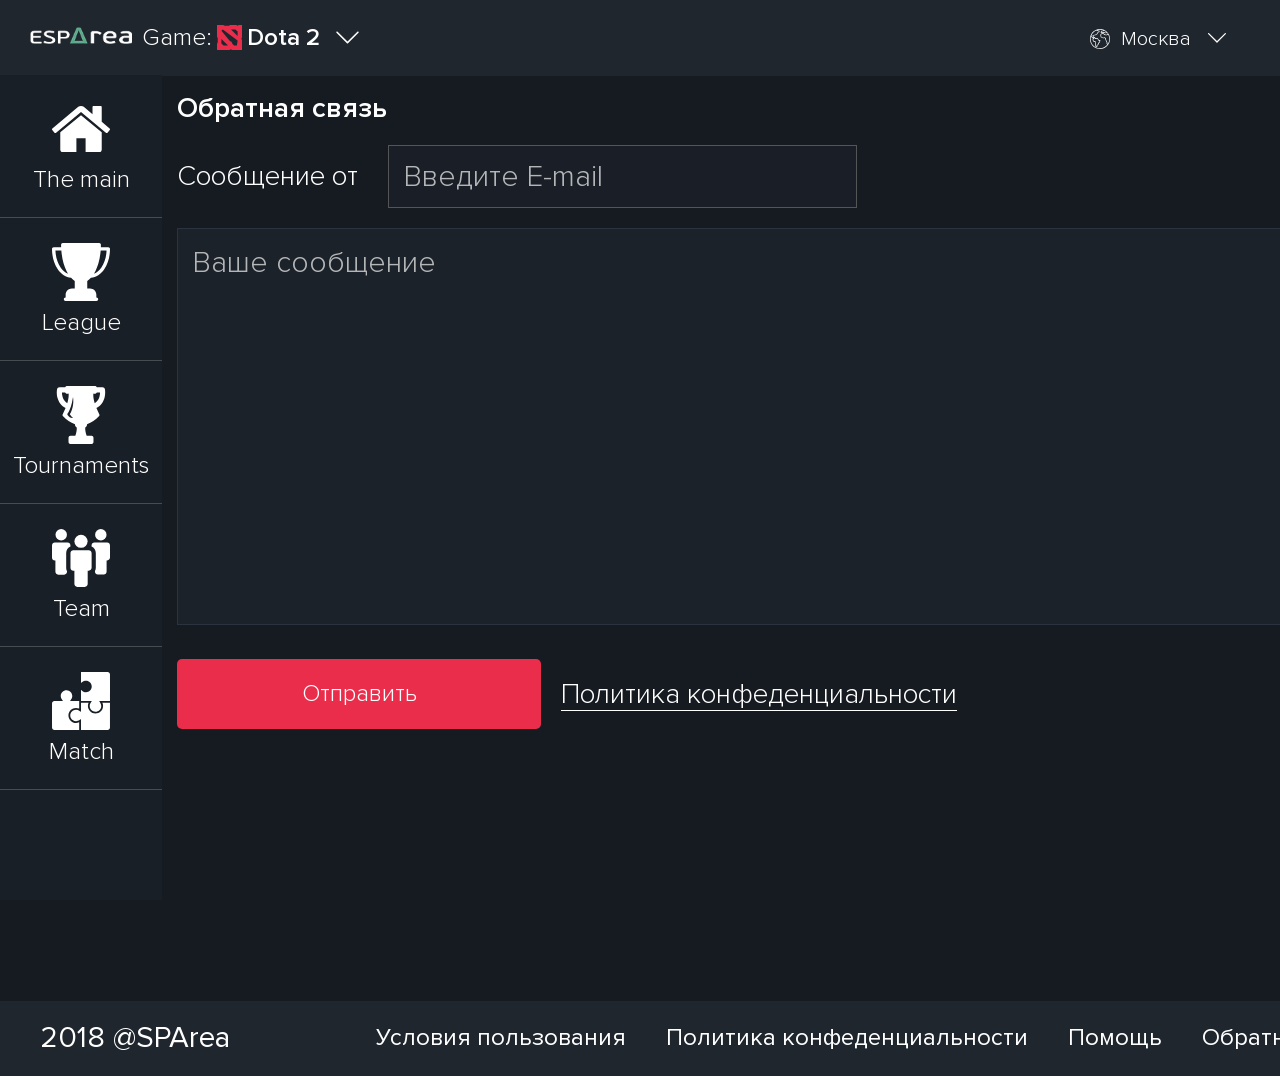
<file: callback.html>
<!DOCTYPE html>
<html lang="en">

<head>
    <meta charset="UTF-8">
    <!-- <meta name="viewport" content="width=device-width, initial-scale=1.0">
    <meta http-equiv="X-UA-Compatible" content="ie=edge"> -->
    <link rel="icon" type="imges/png" href="img/favicon/favicon.png">
    <title>Esparea</title>
    <!-- ==================== links-for-styles-start ==================== -->
    <link rel="stylesheet" href="css/jquery.formstyler.css">
    <link rel="stylesheet" href="css/jquery.formstyler.theme.css">
    <link rel="stylesheet" href="css/style.css">
    <link rel="stylesheet" href="css/media.css">

    <!-- ==================== links-for-styles-end ==================== -->


</head>

<body>
    <div class="wrapper">
        <!-- ==================== HTML5-header-start ==================== -->
        <header>
            <div class="header-container">
                <div class="header-cnt d-flex justify-content-between align-items-center">
                    <div class="esparea-logo-game d-flex">
                        <div class="esparea-logo">
                            <a href="index.html"><img src="img/header/logo.png" alt="logo"></a>
                        </div>
                        <div class="esparea-game d-flex align-items-center">
                            <div class="game-title ">
                                <span> Game: </span>
                            </div>
                            <div class="game-name d-flex align-items-center">
                                <svg width="25px" height="25px">
                                    <use xlink:href="img/svg/sprite.svg#dota-logo"></use>
                                </svg>
                                <span>Dota 2</span>
                            </div>
                            <div class="drop-down-img">
                                <svg width="25px" height="25px">
                                    <use xlink:href="img/svg/sprite.svg#down-arrow"></use>
                                </svg>
                            </div>
                        </div>
                    </div>
                    <div class="esparea-profile d-flex justify-content-between align-items-center ">
                        <div class="select-game-proparty language d-flex align-items-center">
                            <div class="select-mode-tittle">
                                <svg width="20px" height="20px">
                                    <use xlink:href="img/svg/sprite.svg#earth"></use>
                                </svg>
                            </div>
                            <div class="select-mode">
                                <label>
                                    <select>
                                        <option value="">Москва</option>
                                        <option value="">Москва 1</option>
                                        <option value="">Москва 2</option>
                                    </select>
                                    <span class="icons">
                                        <svg width="20px" height="20px">
                                            <use xlink:href="img/svg/sprite.svg#down-arrow"></use>
                                        </svg>
                                    </span>
                                </label>

                            </div>
                        </div>
                        <div class="paymen ">
                            <div class="paymen-btn">
                                <svg width="25px" height="25px">
                                    <use xlink:href="img/svg/sprite.svg#notification"></use>
                                </svg>
                            </div>
                            <div class="notification-payments-block">
                                <div class="notification-payments-table">
                                    <table cellspacing="0" cellpadding="0">
                                        <tbody>
                                            <tr class="shown">
                                                <td>
                                                    <div class="data-notific-block d-flex flex-column justify-content-center align-items-center">
                                                        <svg width="20px" height="20px">
                                                            <use xlink:href="img/svg/sprite.svg#dota-logo"></use>
                                                        </svg>
                                                        <span>Пт 20.09.19 00:00</span>
                                                    </div>
                                                </td>
                                                <td>
                                                    <p>Вы получили новый уровень, <span> поздравляем !</span></p>
                                                </td>
                                                <td>
                                                    <div class="notification-level d-flex justify-content-center">
                                                        <span class="d-flex align-items-center justify-content-center">5</span>
                                                    </div>
                                                </td>
                                            </tr>
                                            <tr class="shown">
                                                <td>
                                                    <div class="data-notific-block d-flex flex-column justify-content-center align-items-center">
                                                        <svg width="20px" height="20px">
                                                            <use xlink:href="img/svg/sprite.svg#dota-logo"></use>
                                                        </svg>
                                                        <span>Пт 20.09.19 00:00</span>
                                                    </div>
                                                </td>
                                                <td>
                                                    <p>Вы получили новый уровень, <span> поздравляем !</span></p>
                                                </td>
                                                <td>
                                                    <div class="notification-level d-flex justify-content-center">
                                                        <span class="d-flex align-items-center justify-content-center">5</span>
                                                    </div>
                                                </td>
                                            </tr>
                                            <tr class="shown">
                                                <td>
                                                    <div class="data-notific-block d-flex flex-column justify-content-center align-items-center">
                                                        <svg width="20px" height="20px">
                                                            <use xlink:href="img/svg/sprite.svg#dota-logo"></use>
                                                        </svg>
                                                        <span>Пт 20.09.19 00:00</span>
                                                    </div>
                                                </td>
                                                <td>
                                                    <p>Вы получили новый уровень, <span> поздравляем !</span></p>
                                                </td>
                                                <td>
                                                    <div class="notification-level d-flex justify-content-center">
                                                        <span class="d-flex align-items-center justify-content-center">5</span>
                                                    </div>
                                                </td>
                                            </tr>
                                            <tr>
                                                <td>
                                                    <div class="data-notific-block d-flex flex-column justify-content-center align-items-center">
                                                        <svg width="20px" height="20px">
                                                            <use xlink:href="img/svg/sprite.svg#dota-logo"></use>
                                                        </svg>
                                                        <span>Пт 20.09.19 00:00</span>
                                                    </div>
                                                </td>
                                                <td>
                                                    <p>Вы получили новый уровень, <span> поздравляем !</span></p>
                                                </td>
                                                <td>
                                                    <div class="notification-level d-flex justify-content-center">
                                                        <span class="d-flex align-items-center justify-content-center">5</span>
                                                    </div>
                                                </td>
                                            </tr>
                                            <tr>
                                                <td>
                                                    <div class="data-notific-block d-flex flex-column justify-content-center align-items-center">
                                                        <svg width="20px" height="20px">
                                                            <use xlink:href="img/svg/sprite.svg#dota-logo"></use>
                                                        </svg>
                                                        <span>Пт 20.09.19 00:00</span>
                                                    </div>
                                                </td>
                                                <td>
                                                    <p>Вы получили новый уровень, <span> поздравляем !</span></p>
                                                </td>
                                                <td>
                                                    <div class="notification-level d-flex justify-content-center">
                                                        <span class="d-flex align-items-center justify-content-center">5</span>
                                                    </div>
                                                </td>
                                            </tr>
                                            <tr>
                                                <td>
                                                    <div class="data-notific-block d-flex flex-column justify-content-center align-items-center">
                                                        <svg width="20px" height="20px">
                                                            <use xlink:href="img/svg/sprite.svg#dota-logo"></use>
                                                        </svg>
                                                        <span>Пт 20.09.19 00:00</span>
                                                    </div>
                                                </td>
                                                <td>
                                                    <p>Вы получили новый уровень, <span> поздравляем !</span></p>
                                                </td>
                                                <td>
                                                    <div class="notification-level d-flex justify-content-center">
                                                        <span class="d-flex align-items-center justify-content-center">5</span>
                                                    </div>
                                                </td>
                                            </tr>
                                            <tr>
                                                <td>
                                                    <div class="data-notific-block d-flex flex-column justify-content-center align-items-center">
                                                        <svg width="20px" height="20px">
                                                            <use xlink:href="img/svg/sprite.svg#dota-logo"></use>
                                                        </svg>
                                                        <span>Пт 20.09.19 00:00</span>
                                                    </div>
                                                </td>
                                                <td>
                                                    <p>Вы получили новый уровень, <span> поздравляем !</span></p>
                                                </td>
                                                <td>
                                                    <div class="notification-level d-flex justify-content-center">
                                                        <span class="d-flex align-items-center justify-content-center">5</span>
                                                    </div>
                                                </td>
                                            </tr>
                                            <tr>
                                                <td>
                                                    <div class="data-notific-block d-flex flex-column justify-content-center align-items-center">
                                                        <svg width="20px" height="20px">
                                                            <use xlink:href="img/svg/sprite.svg#dota-logo"></use>
                                                        </svg>
                                                        <span>Пт 20.09.19 00:00</span>
                                                    </div>
                                                </td>
                                                <td>
                                                    <p>Вы получили новый уровень, <span> поздравляем !</span></p>
                                                </td>
                                                <td>
                                                    <div class="notification-level d-flex justify-content-center">
                                                        <span class="d-flex align-items-center justify-content-center">5</span>
                                                    </div>
                                                </td>
                                            </tr>
                                            <tr>
                                                <td>
                                                    <div class="data-notific-block d-flex flex-column justify-content-center align-items-center">
                                                        <svg width="20px" height="20px">
                                                            <use xlink:href="img/svg/sprite.svg#dota-logo"></use>
                                                        </svg>
                                                        <span>Пт 20.09.19 00:00</span>
                                                    </div>
                                                </td>
                                                <td>
                                                    <p>Вы получили новый уровень, <span> поздравляем !</span></p>
                                                </td>
                                                <td>
                                                    <div class="notification-level d-flex justify-content-center">
                                                        <span class="d-flex align-items-center justify-content-center">5</span>
                                                    </div>
                                                </td>
                                            </tr>
                                            <tr>
                                                <td>
                                                    <div class="data-notific-block d-flex flex-column justify-content-center align-items-center">
                                                        <svg width="20px" height="20px">
                                                            <use xlink:href="img/svg/sprite.svg#dota-logo"></use>
                                                        </svg>
                                                        <span>Пт 20.09.19 00:00</span>
                                                    </div>
                                                </td>
                                                <td>
                                                    <p>Вы получили новый уровень, <span> поздравляем !</span></p>
                                                </td>
                                                <td>
                                                    <div class="notification-level d-flex justify-content-center">
                                                        <span class="d-flex align-items-center justify-content-center">5</span>
                                                    </div>
                                                </td>
                                            </tr>
                                        </tbody>
                                    </table>
                                </div>
                                <div class="notification-all d-flex justify-content-center align-items-center">
                                    <p class="open-notification">Отткрить еще увидомления</p>
                                    <p class="close-notification">Закрить увидомления</p>
                                </div>
                                <div class=" notification-all-inpage d-flex justify-content-center align-items-center">
                                    <a href="notification.html">Посмотреть все увидомления</a>
                                </div>
                            </div>
                        </div>
                        <div class="message d-flex align-items-center">
                            <svg width="25px" height="25px">
                                <use xlink:href="img/svg/sprite.svg#message"></use>
                            </svg>
                            <p class="btn-modal" data-val='chat-modal'>Message</p>
                        </div>
                        <div class="friends d-flex align-items-center">
                            <svg width="25px" height="25px">
                                <use xlink:href="img/svg/sprite.svg#friends"></use>
                            </svg>
                            <p class="btn-modal" data-val="friends-modal">Friends</p>
                        </div>
                        <div class="ryzen-wasner d-flex align-items-center">
                            <svg width="20px" height="20px">
                                <use xlink:href="img/svg/sprite.svg#user"></use>
                            </svg>
                            <p>Ryzen Wasner</p>
                            <div class="drop-down-img">
                                <svg width="25px" height="25px">
                                    <use xlink:href="img/svg/sprite.svg#down-arrow"></use>
                                </svg>
                            </div>
                            <div class="drop-down-menu">
                                <ul>
                                    <li><a href="account.html">Аккаунт</a></li>
                                    <li class="active-menu-drop-down"><a href="callback.html">Обратная связь</a></li>
                                    <li><a href="#">Выйти</a></li>
                                </ul>
                            </div>
                        </div>
                    </div>
                </div>
            </div>
        </header>
        <!-- ==================== HTML5-header-end ==================== -->

        <!-- ==================== HTML5-left-menu-start ==================== -->
        <section class="left-menu-container">
            <ul class="d-flex flex-column">
                <li>
                    <a href="index.html" class="d-flex flex-column align-items-center justify-content-center">
                        <svg width="62px" height="58px">
                            <use xlink:href="img/svg/sprite.svg#home"></use>
                        </svg>
                        <span>The main</span>
                    </a>
                </li>
                <li class="">
                    <a href="javascript:void(0)" class=" menu-sub  d-flex flex-column align-items-center justify-content-center">
                        <svg width="62px" height="58px">
                            <use xlink:href="img/svg/sprite.svg#league"></use>
                        </svg>
                        <span>League</span>
                    </a>
                    <div class="submenu-league">
                        <ul class="d-flex flex-column align-items-center justify-content-center">
                            <li class="active-sub-menu">
                                <a href="javascript:void(0)" class=" d-flex flex-column justify-content-center align-items-center">
                                    <svg width="62px" height="58px">
                                        <use xlink:href="img/svg/sprite.svg#bronze"></use>
                                    </svg>
                                    <span class=" ">Bronze</span>
                                </a>
                            </li>
                            <li>
                                <a href="javascript:void(0)" class=" d-flex flex-column justify-content-center align-items-center">
                                    <svg width="62px" height="58px">
                                        <use xlink:href="img/svg/sprite.svg#bronze"></use>
                                    </svg>
                                    <span class=" ">Bronze</span>
                                </a>
                            </li>
                            <li>
                                <a href="javascript:void(0)" class=" d-flex flex-column justify-content-center align-items-center">
                                    <svg width="62px" height="58px">
                                        <use xlink:href="img/svg/sprite.svg#bronze"></use>
                                    </svg>
                                    <span class="">Bronze</span>
                                </a>
                            </li>
                            <li>
                                <a href="javascript:void(0)" class=" d-flex flex-column justify-content-center align-items-center">
                                    <svg width="62px" height="58px">
                                        <use xlink:href="img/svg/sprite.svg#bronze"></use>
                                    </svg>
                                    <span class=" ">Bronze</span>
                                </a>
                            </li>
                        </ul>
                        <div class=" menu-close d-flex align-items-center justify-content-center ">
                            <p>Меню</p>
                            <div class="drop-down-img">
                                <svg width="25px" height="25px">
                                    <use xlink:href="img/svg/sprite.svg#down-arrow"></use>
                                </svg>
                            </div>
                        </div>
                    </div>
                </li>
                <li>
                    <a href="tournament.html" class="d-flex flex-column align-items-center justify-content-center">
                        <svg width="62px" height="58px">
                            <use xlink:href="img/svg/sprite.svg#tournaments"></use>
                        </svg>
                        <span>Tournaments</span>
                    </a>
                </li>
                <li>
                    <a href="team.html" class="d-flex flex-column align-items-center justify-content-center">
                        <svg width="62px" height="58px">
                            <use xlink:href="img/svg/sprite.svg#team"></use>
                        </svg>
                        <span>Team</span>
                    </a>
                </li>
                <li>
                    <a href="match.html" class="d-flex flex-column align-items-center justify-content-center">
                        <svg width="62px" height="58px">
                            <use xlink:href="img/svg/sprite.svg#puzle"></use>
                        </svg>
                        <span>Match</span>
                    </a>
                </li>
            </ul>
        </section>
        <!-- ==================== HTML5-left-menu-end ==================== -->

        <!-- ==================== HTML5-team-container-start ==================== -->
        <section class="team-section">
            <div class="container-section ">
                <div class="partners-cnt d-flex justify-content-between">
                    <div class="call-back-cnt">
                        <div class="call-back-cnt-title">
                            <p>Обратная связь</p>
                        </div>
                        <form action="" method="">
                            <div class="call-back-cnt-email">
                                <label class="d-flex align-items-center">
                                    <p>Сообщение от</p>
                                    <input type="text" name="" placeholder="Введите E-mail">
                                </label>    
                            </div>
                            <div class="call-back-cnt-text">
                               <label>
                                   <textarea placeholder="Ваше сообщение"></textarea>
                               </label> 
                            </div>
                            <div class="call-back-cnt-btn-cnt d-flex align-items-center">
                                <div class="bg-btn-red esparea-btn">
                                    <button>Отправить</button>
                                </div>
                                <div class="call-back-cnt-link">
                                    <a href="#">Политика конфеденциальности</a>
                                </div>    
                            </div>    
                        </form>    
                    </div>  
                </div>

            </div>

        </section>

        <!-- ==================== HTML5-team-container-end ==================== -->


        <!-- ==================== HTML5-footer-container-start ==================== -->
        <footer class="d-flex align-items-center">
            <div class="container">
                <div class="footer-cnt d-flex justify-content-between align-items-center">
                    <div class="footer-logo">
                        <a href="index.html">2018 @SPArea</a>
                    </div>
                    <div class="footer-menu">
                        <ul class="d-flex">
                            <li><a href="">Условия пользования</a></li>
                            <li><a href="">Политика конфеденциальности</a></li>
                            <li><a href="">Помощь</a></li>
                            <li><a href="">Обратная связь</a></li>
                            <li><a href="">Контакты</a></li>
                        </ul>
                    </div>
                    <div class="footer-pages">
                        <div class="account-web-pages-container">
                            <ul class=" d-flex justify-content-between">
                                <li>
                                    <a target="_blank" href="https://www.twitch.tv/">
                                        <svg>
                                            <use xlink:href="img/svg/sprite.svg#twitch"></use>
                                        </svg>

                                    </a>
                                </li>
                                <li>
                                    <a target="_blank" href="https://www.facebook.com/">
                                        <svg>
                                            <use xlink:href="img/svg/sprite.svg#faceboock"></use>
                                        </svg>
                                    </a>
                                </li>
                                <li>
                                    <a target="_blank" href="https://vk.com/">
                                        <svg>
                                            <use xlink:href="img/svg/sprite.svg#vkontakt"></use>
                                        </svg>
                                    </a>
                                </li>
                                <li>
                                    <a target="_blank" href="https://www.youtube.com/">
                                        <svg>
                                            <use xlink:href="img/svg/sprite.svg#youtube"></use>
                                        </svg>
                                    </a>
                                </li>
                            </ul>
                        </div>
                    </div>
                </div>
            </div>
        </footer>
        <!-- ==================== HTML5-footer-container-end ==================== -->
    </div>





    <!-- ==================== HTML5-modals-start ==================== -->


    <div id="chat-modal" class="modal">
        <div class="modal-content">
            <div class="main-container">
                <span class="close"></span>
                <div class="application-page">

                    <div class="application-page_fix-box">

                        <div class="back-to line-style">
                            <span>Группы</span>
                        </div>
                        <div class="back-to line-style administr">
                            <span>Администрация</span>
                        </div>

                        <div class="fix-box_content">
                            <ul>
                                <li class="line-style">
                                    <a href="#">Lorem ipsum</a>
                                </li>
                                <li class="line-style">
                                    <a href="#" class="active-chat">Lorem ipsum</a>
                                </li>
                                <li class="line-style">
                                    <a href="#">Lorem ipsum</a>
                                </li>
                                <li class="line-style">
                                    <a href="#">Lorem ipsum</a>
                                </li>
                                <li class="line-style">
                                    <a href="#">Lorem ipsum</a>
                                </li>
                                <li class="line-style">
                                    <a href="#">Lorem ipsum</a>
                                </li>
                                <li class="line-style">
                                    <a href="#">Lorem ipsum</a>
                                </li>
                                <li class="line-style">
                                    <a href="#">Lorem ipsum</a>
                                </li>
                                <li class="line-style">
                                    <a href="#">Lorem ipsum</a>
                                </li>
                                <li class="line-style">
                                    <a href="#">Lorem ipsum</a>
                                </li>
                                <li class="line-style">
                                    <a href="#">Lorem ipsum</a>
                                </li>
                                <li class="line-style">
                                    <a href="#">Lorem ipsum</a>
                                </li>
                                <li class="line-style">
                                    <a href="#">Lorem ipsum</a>
                                </li>
                                <li class="line-style">
                                    <a href="#">Lorem ipsum</a>
                                </li>
                            </ul>
                        </div>
                    </div>

                    <div class="application-page_block">

                        <div class="chat-title line-style d-flex justify-content-between align-items-center">
                            <span>Lorem ipsu</span>
                            <div class="chat-settings d-flex align-items-center justify-content-between">
                                <div class="eff-btn">
                                    <button>Добавить в чат</button>
                                </div>
                                <div class="eff-btn setting-btn">
                                    <button class="d-flex justify-content-center">
                                        <svg width="20px" height="20px">
                                            <use xlink:href="img/svg/sprite.svg#setting"></use>
                                        </svg>
                                    </button>
                                </div>
                            </div>
                        </div>

                        <div class="application_block-ok">
                            <div class="application_block-ok_box">
                                <div class="application_block-ok_you">
                                    <div class="chat_sms-name">
                                        <svg width="20px" height="20px">
                                            <use xlink:href="img/svg/sprite.svg#user"></use>
                                        </svg>
                                        <span>Wags ( Swas )</span>
                                    </div>
                                    <div class="chat_sms-you">
                                        <p>Sed ut perspiciatis unde omnis iste natus error sit voluptatem accusantium
                                            doloremque laudantium, totam rem aperiam, eaque ipsa quae ab illo inventore
                                            veritatis et quasi architecto beatae vitae dicta sunt explicabo. Nemo enim
                                            ipsam voluptatem quia voluptas sit aspernatur aut odit aut fugit, sed quia
                                            consequuntur magni dolores eos qui ratione voluptatem sequi nesciunt. Neque
                                            porro quisquam est, qui dolorem ipsum quia dolor sit amet, consectetur,
                                            adipisci velit, sed quia non numquam eius modi tempora incidunt ut labore
                                            et dolore magnam aliquam quaerat voluptatem. Ut enim ad minima veniam, quis
                                            no</p>
                                    </div>
                                </div>
                                <div class="application_block-ok_you">
                                    <div class="chat_sms-name">
                                        <svg width="20px" height="20px">
                                            <use xlink:href="img/svg/sprite.svg#user"></use>
                                        </svg>
                                        <span>Wags ( Swas )</span>
                                    </div>
                                    <div class="chat_sms-you">
                                        <p>Sed ut perspiciatis unde omnis iste natus error sit voluptatem accusantium
                                            doloremque laudantium, totam rem aperiam, eaque ipsa quae ab illo inventore
                                            veritatis et quasi architecto beatae vitae dicta sunt explicabo. Nemo enim
                                            ipsam voluptatem quia voluptas sit aspernatur aut odit aut fugit, sed quia
                                            consequuntur magni dolores eos qui ratione voluptatem sequi nesciunt. Neque
                                            porro quisquam est, qui dolorem ipsum quia dolor sit amet, consectetur,
                                            adipisci velit, sed quia non numquam eius modi tempora incidunt ut labore
                                            et dolore magnam aliquam quaerat voluptatem. Ut enim ad minima veniam, quis
                                            no</p>
                                    </div>
                                </div>
                                <div class="application_block-ok_i">
                                    <div class="chat_sms-name">
                                        <span>Wastr ( Swas )</span>
                                        <svg width="20px" height="20px">
                                            <use xlink:href="img/svg/sprite.svg#user"></use>
                                        </svg>
                                    </div>
                                    <div class="chat_sms-i">
                                        <p>Sed ut perspiciatis unde omnis iste natus error sit voluptatem accusantium
                                            doloremque laudantium.</p>
                                    </div>
                                </div>
                                <div class="application_block-ok_you">
                                    <div class="chat_sms-name">
                                        <svg width="20px" height="20px">
                                            <use xlink:href="img/svg/sprite.svg#user"></use>
                                        </svg>
                                        <span>Wags ( Swas )</span>
                                    </div>
                                    <div class="chat_sms-you">
                                        <p>Sed ut perspiciatis unde omnis iste natus error sit voluptatem accusantium
                                            doloremque laudantium, totam rem aperiam, eaque ipsa quae ab illo inventore
                                            veritatis et quasi architecto beatae vitae dicta sunt explicabo. Nemo enim
                                            ipsam voluptatem quia voluptas sit aspernatur aut odit aut fugit, sed quia
                                            consequuntur magni dolores eos qui ratione voluptatem sequi nesciunt. Neque
                                            porro quisquam est, qui dolorem ipsum quia dolor sit amet, consectetur,
                                            adipisci velit, sed quia non numquam eius modi tempora incidunt ut labore
                                            et dolore magnam aliquam quaerat voluptatem. Ut enim ad minima veniam, quis
                                            no</p>
                                    </div>
                                </div>
                                <div class="application_block-ok_i">
                                    <div class="chat_sms-name">
                                        <span>Wastr ( Swas )</span>
                                        <svg width="20px" height="20px">
                                            <use xlink:href="img/svg/sprite.svg#user"></use>
                                        </svg>
                                    </div>
                                    <div class="chat_sms-i">
                                        <p>Sed ut perspiciatis unde omnis iste natus error sit voluptatem accusantium
                                            doloremque laudantium.</p>
                                    </div>
                                </div>
                                <div class="application_block-ok_i">
                                    <div class="chat_sms-name">
                                        <span>Wastr ( Swas )</span>
                                        <svg width="20px" height="20px">
                                            <use xlink:href="img/svg/sprite.svg#user"></use>
                                        </svg>
                                    </div>
                                    <div class="chat_sms-i">
                                        <p>Sed ut perspiciatis unde omnis iste natus error sit voluptatem accusantium
                                            doloremque laudantium.</p>
                                    </div>
                                </div>
                                <div class="application_block-ok_i">
                                    <div class="chat_sms-name">
                                        <span>Wastr ( Swas )</span>
                                        <svg width="20px" height="20px">
                                            <use xlink:href="img/svg/sprite.svg#user"></use>
                                        </svg>
                                    </div>
                                    <div class="chat_sms-i">
                                        <p>Sed ut perspiciatis unde omnis iste natus error sit voluptatem accusantium
                                            doloremque laudantium.</p>
                                    </div>
                                </div>
                                <div class="application_block-ok_you">
                                    <div class="chat_sms-name">
                                        <svg width="20px" height="20px">
                                            <use xlink:href="img/svg/sprite.svg#user"></use>
                                        </svg>
                                        <span>Wags ( Swas )</span>
                                    </div>
                                    <div class="chat_sms-you">
                                        <p>Sed ut perspiciatis unde omnis iste natus error sit voluptatem accusantium
                                            doloremque laudantium, totam rem aperiam, eaque ipsa quae ab illo inventore
                                            veritatis et quasi architecto beatae vitae dicta sunt explicabo. Nemo enim
                                            ipsam voluptatem quia voluptas sit aspernatur aut odit aut fugit, sed quia
                                            consequuntur magni dolores eos qui ratione voluptatem sequi nesciunt. Neque
                                            porro quisquam est, qui dolorem ipsum quia dolor sit amet, consectetur,
                                            adipisci velit, sed quia non numquam eius modi tempora incidunt ut labore
                                            et dolore magnam aliquam quaerat voluptatem. Ut enim ad minima veniam, quis
                                            no</p>
                                    </div>
                                </div>
                            </div>
                        </div>

                        <div class="application_block-ready">
                            <form action="">
                                <div class="application_block-ready-text">
                                    <textarea placeholder="Введите сообщение..."></textarea>
                                </div>
                                <div class="application_block-ready-send">
                                    <a href="#">
                                        <svg width="73px" height="64px">
                                            <use xlink:href="img/svg/sprite.svg#telegram"></use>
                                        </svg>
                                    </a>
                                </div>
                            </form>
                        </div>
                    </div>
                </div>
            </div>
        </div>
    </div>



    <div id="friends-modal" class="modal">
        <div class="modal-content">
            <div class="friends-container">
                <span class="close"></span>
                <div class="friends-cnt d-flex flex-column">
                    <div class="friends-cnt-header d-flex align-items-center justify-content-between">
                        <div class="friends-request">
                            <ul class="d-flex justify-content-center align-items-center">
                                <li class="active-players-comand table-click" data-table='request-table'>Запросы</li>
                                <li class="table-click" data-table='friends-table'>Друзья</li>
                            </ul>
                        </div>
                        <div class="add-friend-btn eff-btn ">
                            <button>Добавить в друзья</button>
                        </div>
                    </div>
                    <div class="friend-components">
                        <div class="request-block" id="request-table">
                            <div class="request-cnt d-flex justify-content-between align-items-center">
                                <div class="request-tittle d-flex align-items-center justify-content-between">
                                    <div class="request-img">
                                        <img src="img/friend.png" alt="png">
                                    </div>
                                    <div class="request-name">
                                        <span>Wasner ( IGM )</span>
                                    </div>
                                </div>
                                <div class="request-btn esparea-btn bg-btn-green">
                                    <button>Принять запрос</button>
                                </div>
                            </div>
                            <div class="request-cnt d-flex justify-content-between align-items-center">
                                <div class="request-tittle d-flex align-items-center justify-content-between">
                                    <div class="request-img">
                                        <img src="img/friend.png" alt="png">
                                    </div>
                                    <div class="request-name">
                                        <span>Wasner ( IGM )</span>
                                    </div>
                                </div>
                                <div class="request-btn esparea-btn bg-btn-green">
                                    <button>Принять запрос</button>
                                </div>
                            </div>
                            <div class="request-cnt d-flex justify-content-between align-items-center">
                                <div class="request-tittle d-flex align-items-center justify-content-between">
                                    <div class="request-img">
                                        <img src="img/friend.png" alt="png">
                                    </div>
                                    <div class="request-name">
                                        <span>Wasner ( IGM )</span>
                                    </div>
                                </div>
                                <div class="request-btn esparea-btn bg-btn-green">
                                    <button>Принять запрос</button>
                                </div>
                            </div>
                            <div class="request-cnt d-flex justify-content-between align-items-center">
                                <div class="request-tittle d-flex align-items-center justify-content-between">
                                    <div class="request-img">
                                        <img src="img/friend.png" alt="png">
                                    </div>
                                    <div class="request-name">
                                        <span>Wasner ( IGM )</span>
                                    </div>
                                </div>
                                <div class="request-btn esparea-btn bg-btn-green">
                                    <button>Принять запрос</button>
                                </div>
                            </div>
                            <div class="request-cnt d-flex justify-content-between align-items-center">
                                <div class="request-tittle d-flex align-items-center justify-content-between">
                                    <div class="request-img">
                                        <img src="img/friend.png" alt="png">
                                    </div>
                                    <div class="request-name">
                                        <span>Wasner ( IGM )</span>
                                    </div>
                                </div>
                                <div class="request-btn esparea-btn bg-btn-green">
                                    <button>Принять запрос</button>
                                </div>
                            </div>
                            <div class="request-cnt d-flex justify-content-between align-items-center">
                                <div class="request-tittle d-flex align-items-center justify-content-between">
                                    <div class="request-img">
                                        <img src="img/friend.png" alt="png">
                                    </div>
                                    <div class="request-name">
                                        <span>Wasner ( IGM )</span>
                                    </div>
                                </div>
                                <div class="request-btn esparea-btn bg-btn-green">
                                    <button>Принять запрос</button>
                                </div>
                            </div>
                            <div class="request-cnt d-flex justify-content-between align-items-center">
                                <div class="request-tittle d-flex align-items-center justify-content-between">
                                    <div class="request-img">
                                        <img src="img/friend.png" alt="png">
                                    </div>
                                    <div class="request-name">
                                        <span>Wasner ( IGM )</span>
                                    </div>
                                </div>
                                <div class="request-btn esparea-btn bg-btn-green">
                                    <button>Принять запрос</button>
                                </div>
                            </div>
                        </div>
                        <div class="friend-block" id="friends-table">
                            <div class="friends-block-insade d-flex justify-content-between align-items-center">
                                <div class="friends-tittle d-flex align-items-center justify-content-between">
                                    <div class="friends-img">
                                        <img src="img/friend.png" alt="png">
                                    </div>
                                    <div class="friends-name">
                                        <span>Wasner ( IGM )</span>
                                    </div>
                                </div>
                                <div class="friends-btn esparea-btn bg-btn-green">
                                    <button>Отправить сообщение</button>
                                </div>
                            </div>
                            <div class="friends-block-insade d-flex justify-content-between align-items-center">
                                <div class="friends-tittle d-flex align-items-center justify-content-between">
                                    <div class="friends-img">
                                        <img src="img/friend.png" alt="png">
                                    </div>
                                    <div class="friends-name">
                                        <span>Wasner ( IGM )</span>
                                    </div>
                                </div>
                                <div class="friends-btn esparea-btn bg-btn-green">
                                    <button>Отправить сообщение</button>
                                </div>
                            </div>
                            <div class="friends-block-insade d-flex justify-content-between align-items-center">
                                <div class="friends-tittle d-flex align-items-center justify-content-between">
                                    <div class="friends-img">
                                        <img src="img/friend.png" alt="png">
                                    </div>
                                    <div class="friends-name">
                                        <span>Wasner ( IGM )</span>
                                    </div>
                                </div>
                                <div class="friends-btn esparea-btn bg-btn-green">
                                    <button>Отправить сообщение</button>
                                </div>
                            </div>
                            <div class="friends-block-insade d-flex justify-content-between align-items-center">
                                <div class="friends-tittle d-flex align-items-center justify-content-between">
                                    <div class="friends-img">
                                        <img src="img/friend.png" alt="png">
                                    </div>
                                    <div class="friends-name">
                                        <span>Wasner ( IGM )</span>
                                    </div>
                                </div>
                                <div class="friends-btn esparea-btn bg-btn-green">
                                    <button>Отправить сообщение</button>
                                </div>
                            </div>
                            <div class="friends-block-insade d-flex justify-content-between align-items-center">
                                <div class="friends-tittle d-flex align-items-center justify-content-between">
                                    <div class="friends-img">
                                        <img src="img/friend.png" alt="png">
                                    </div>
                                    <div class="friends-name">
                                        <span>Wasner ( IGM )</span>
                                    </div>
                                </div>
                                <div class="friends-btn esparea-btn bg-btn-green">
                                    <button>Отправить сообщение</button>
                                </div>
                            </div>
                            <div class="friends-block-insade d-flex justify-content-between align-items-center">
                                <div class="friends-tittle d-flex align-items-center justify-content-between">
                                    <div class="friends-img">
                                        <img src="img/friend.png" alt="png">
                                    </div>
                                    <div class="friends-name">
                                        <span>Wasner ( IGM )</span>
                                    </div>
                                </div>
                                <div class="friends-btn esparea-btn bg-btn-green">
                                    <button>Отправить сообщение</button>
                                </div>
                            </div>
                        </div>
                    </div>
                </div>
            </div>
        </div>
    </div>
    <!-- ==================== HTML5-modals-end ==================== -->


    <!-- ======================= message-start ======================= -->

    <div class="message-people d-flex justify-content-end">
        <div class="message-close cross-red">
            <span></span>
        </div>
        <div class="message-cnt">
            <div class="message-user-name">
                <p>Oliver</p>
            </div>
            <div class="message-component">
                <p>
                    Sed ut perspiciatis unde omnis iste natus error sit voluptatem accusantium dolorem:
                    <a href="#">Подробнее..</a>
                </p>
            </div>
        </div>
    </div>
    <!-- ======================= message-ent ======================= -->

     <!-- ==================== scripts-start ==================== -->
     <script src="js/jquery-3.2.1.min.js"></script>
     <script src="js/jquery.formstyler.min.js"></script>
     <script src="js/script.js"></script>
     <!-- ==================== scripts-end ==================== -->
     <script>
 
         $(document).ready(function () {
             $('select').styler();
 
         })
     </script>

</body>

</html>
</file>
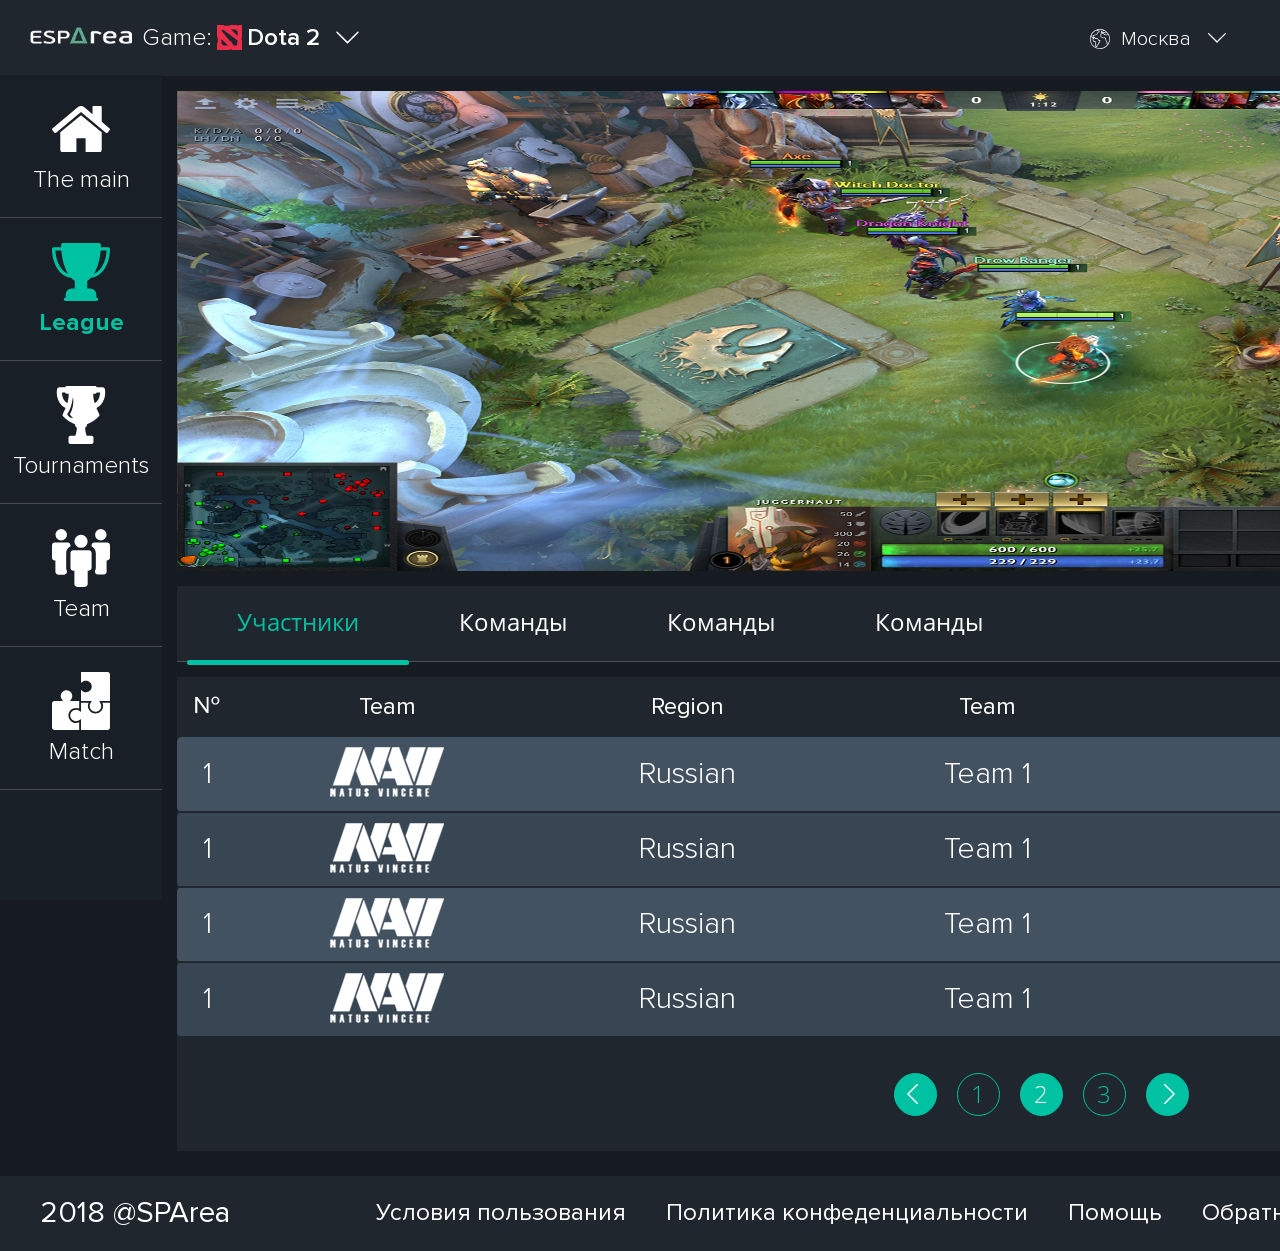
<file: chat.html>
<!DOCTYPE html>
<html lang="en">

<head>
    <meta charset="UTF-8">
    <!-- <meta name="viewport" content="width=device-width, initial-scale=1.0">
    <meta http-equiv="X-UA-Compatible" content="ie=edge"> -->
    <link rel="icon" type="imges/png" href="img/favicon/favicon.png">
    <title>Chat</title>
    <!-- ==================== links-for-styles-start ==================== -->
    <link rel="stylesheet" href="css/jquery.formstyler.css">
    <link rel="stylesheet" href="css/jquery.formstyler.theme.css">
    <link rel="stylesheet" href='slick/slick-theme.css'>
    <link rel="stylesheet" href='slick/slick.css'>
    <link rel="stylesheet" href="css/style.css">
    <link rel="stylesheet" href="css/media.css">

    <!-- ==================== links-for-styles-end ==================== -->

</head>

<body>
    <div class="wrapper">
        <!-- ==================== HTML5-header-start ==================== -->
        <header>
            <div class="header-container">
                <div class="header-cnt d-flex justify-content-between align-items-center">
                    <div class="esparea-logo-game d-flex">
                        <div class="esparea-logo">
                            <a href="index.html"><img src="img/header/logo.png" alt="logo"></a>
                        </div>
                        <div class="esparea-game d-flex align-items-center">
                            <div class="game-title ">
                                <span> Game: </span>
                            </div>
                            <div class="game-name d-flex align-items-center">
                                <svg width="25px" height="25px">
                                    <use xlink:href="img/svg/sprite.svg#dota-logo"></use>
                                </svg>
                                <span>Dota 2</span>
                            </div>
                            <div class="drop-down-img">
                                <svg width="25px" height="25px">
                                    <use xlink:href="img/svg/sprite.svg#down-arrow"></use>
                                </svg>
                            </div>
                        </div>
                    </div>
                    <div class="esparea-profile d-flex justify-content-between align-items-center ">
                        <div class="select-game-proparty language d-flex align-items-center">
                            <div class="select-mode-tittle">
                                <svg width="20px" height="20px">
                                    <use xlink:href="img/svg/sprite.svg#earth"></use>
                                </svg>
                            </div>
                            <div class="select-mode">
                                <label>
                                    <select>
                                        <option value="">Москва</option>
                                        <option value="">Москва 1</option>
                                        <option value="">Москва 2</option>
                                    </select>
                                    <span class="icons">
                                        <svg width="20px" height="20px">
                                            <use xlink:href="img/svg/sprite.svg#down-arrow"></use>
                                        </svg>
                                    </span>
                                </label>

                            </div>
                        </div>
                        <div class="paymen ">
                            <div class="paymen-btn">
                                <svg width="25px" height="25px">
                                    <use xlink:href="img/svg/sprite.svg#notification"></use>
                                </svg>
                            </div>
                            <div class="notification-payments-block">
                                <div class="notification-payments-table">
                                    <table>
                                        <tbody>
                                            <tr class="shown">
                                                <td>
                                                    <div class="data-notific-block d-flex flex-column justify-content-center align-items-center">
                                                        <svg width="20px" height="20px">
                                                            <use xlink:href="img/svg/sprite.svg#dota-logo"></use>
                                                        </svg>
                                                        <span>Пт 20.09.19 00:00</span>
                                                    </div>
                                                </td>
                                                <td>
                                                    <p>Вы получили новый уровень, <span> поздравляем !</span></p>
                                                </td>
                                                <td>
                                                    <div class="notification-level d-flex justify-content-center">
                                                        <span class="d-flex align-items-center justify-content-center">5</span>
                                                    </div>
                                                </td>
                                            </tr>
                                            <tr class="shown">
                                                <td>
                                                    <div class="data-notific-block d-flex flex-column justify-content-center align-items-center">
                                                        <svg width="20px" height="20px">
                                                            <use xlink:href="img/svg/sprite.svg#dota-logo"></use>
                                                        </svg>
                                                        <span>Пт 20.09.19 00:00</span>
                                                    </div>
                                                </td>
                                                <td>
                                                    <p>Вы получили новый уровень, <span> поздравляем !</span></p>
                                                </td>
                                                <td>
                                                    <div class="notification-level d-flex justify-content-center">
                                                        <span class="d-flex align-items-center justify-content-center">5</span>
                                                    </div>
                                                </td>
                                            </tr>
                                            <tr class="shown">
                                                <td>
                                                    <div class="data-notific-block d-flex flex-column justify-content-center align-items-center">
                                                        <svg width="20px" height="20px">
                                                            <use xlink:href="img/svg/sprite.svg#dota-logo"></use>
                                                        </svg>
                                                        <span>Пт 20.09.19 00:00</span>
                                                    </div>
                                                </td>
                                                <td>
                                                    <p>Вы получили новый уровень, <span> поздравляем !</span></p>
                                                </td>
                                                <td>
                                                    <div class="notification-level d-flex justify-content-center">
                                                        <span class="d-flex align-items-center justify-content-center">5</span>
                                                    </div>
                                                </td>
                                            </tr>
                                            <tr>
                                                <td>
                                                    <div class="data-notific-block d-flex flex-column justify-content-center align-items-center">
                                                        <svg width="20px" height="20px">
                                                            <use xlink:href="img/svg/sprite.svg#dota-logo"></use>
                                                        </svg>
                                                        <span>Пт 20.09.19 00:00</span>
                                                    </div>
                                                </td>
                                                <td>
                                                    <p>Вы получили новый уровень, <span> поздравляем !</span></p>
                                                </td>
                                                <td>
                                                    <div class="notification-level d-flex justify-content-center">
                                                        <span class="d-flex align-items-center justify-content-center">5</span>
                                                    </div>
                                                </td>
                                            </tr>
                                            <tr>
                                                <td>
                                                    <div class="data-notific-block d-flex flex-column justify-content-center align-items-center">
                                                        <svg width="20px" height="20px">
                                                            <use xlink:href="img/svg/sprite.svg#dota-logo"></use>
                                                        </svg>
                                                        <span>Пт 20.09.19 00:00</span>
                                                    </div>
                                                </td>
                                                <td>
                                                    <p>Вы получили новый уровень, <span> поздравляем !</span></p>
                                                </td>
                                                <td>
                                                    <div class="notification-level d-flex justify-content-center">
                                                        <span class="d-flex align-items-center justify-content-center">5</span>
                                                    </div>
                                                </td>
                                            </tr>
                                            <tr>
                                                <td>
                                                    <div class="data-notific-block d-flex flex-column justify-content-center align-items-center">
                                                        <svg width="20px" height="20px">
                                                            <use xlink:href="img/svg/sprite.svg#dota-logo"></use>
                                                        </svg>
                                                        <span>Пт 20.09.19 00:00</span>
                                                    </div>
                                                </td>
                                                <td>
                                                    <p>Вы получили новый уровень, <span> поздравляем !</span></p>
                                                </td>
                                                <td>
                                                    <div class="notification-level d-flex justify-content-center">
                                                        <span class="d-flex align-items-center justify-content-center">5</span>
                                                    </div>
                                                </td>
                                            </tr>
                                            <tr>
                                                <td>
                                                    <div class="data-notific-block d-flex flex-column justify-content-center align-items-center">
                                                        <svg width="20px" height="20px">
                                                            <use xlink:href="img/svg/sprite.svg#dota-logo"></use>
                                                        </svg>
                                                        <span>Пт 20.09.19 00:00</span>
                                                    </div>
                                                </td>
                                                <td>
                                                    <p>Вы получили новый уровень, <span> поздравляем !</span></p>
                                                </td>
                                                <td>
                                                    <div class="notification-level d-flex justify-content-center">
                                                        <span class="d-flex align-items-center justify-content-center">5</span>
                                                    </div>
                                                </td>
                                            </tr>
                                            <tr>
                                                <td>
                                                    <div class="data-notific-block d-flex flex-column justify-content-center align-items-center">
                                                        <svg width="20px" height="20px">
                                                            <use xlink:href="img/svg/sprite.svg#dota-logo"></use>
                                                        </svg>
                                                        <span>Пт 20.09.19 00:00</span>
                                                    </div>
                                                </td>
                                                <td>
                                                    <p>Вы получили новый уровень, <span> поздравляем !</span></p>
                                                </td>
                                                <td>
                                                    <div class="notification-level d-flex justify-content-center">
                                                        <span class="d-flex align-items-center justify-content-center">5</span>
                                                    </div>
                                                </td>
                                            </tr>
                                            <tr>
                                                <td>
                                                    <div class="data-notific-block d-flex flex-column justify-content-center align-items-center">
                                                        <svg width="20px" height="20px">
                                                            <use xlink:href="img/svg/sprite.svg#dota-logo"></use>
                                                        </svg>
                                                        <span>Пт 20.09.19 00:00</span>
                                                    </div>
                                                </td>
                                                <td>
                                                    <p>Вы получили новый уровень, <span> поздравляем !</span></p>
                                                </td>
                                                <td>
                                                    <div class="notification-level d-flex justify-content-center">
                                                        <span class="d-flex align-items-center justify-content-center">5</span>
                                                    </div>
                                                </td>
                                            </tr>
                                            <tr>
                                                <td>
                                                    <div class="data-notific-block d-flex flex-column justify-content-center align-items-center">
                                                        <svg width="20px" height="20px">
                                                            <use xlink:href="img/svg/sprite.svg#dota-logo"></use>
                                                        </svg>
                                                        <span>Пт 20.09.19 00:00</span>
                                                    </div>
                                                </td>
                                                <td>
                                                    <p>Вы получили новый уровень, <span> поздравляем !</span></p>
                                                </td>
                                                <td>
                                                    <div class="notification-level d-flex justify-content-center">
                                                        <span class="d-flex align-items-center justify-content-center">5</span>
                                                    </div>
                                                </td>
                                            </tr>
                                        </tbody>
                                    </table>
                                </div>
                                <div class="notification-all d-flex justify-content-center align-items-center">
                                    <p class="open-notification">Отткрить еще увидомления</p>
                                    <p class="close-notification">Закрить увидомления</p>
                                </div>
                                <div class=" notification-all-inpage d-flex justify-content-center align-items-center">
                                    <a href="notification.html" >Посмотреть все увидомления</a>
                                </div>
                            </div>
                        </div>
                        <div class="message d-flex align-items-center">
                            <svg width="25px" height="25px">
                                <use xlink:href="img/svg/sprite.svg#message"></use>
                            </svg>
                            <p class="btn-modal" data-val='chat-modal'>Message</p>
                        </div>
                        <div class="friends d-flex align-items-center">
                            <svg width="25px" height="25px">
                                <use xlink:href="img/svg/sprite.svg#friends"></use>
                            </svg>
                            <p class="btn-modal" data-val="friends-modal">Friends</p>
                        </div>
                        <div class="ryzen-wasner d-flex align-items-center">
                            <svg width="20px" height="20px">
                                <use xlink:href="img/svg/sprite.svg#user"></use>
                            </svg>
                            <p>Ryzen Wasner</p>
                            <div class="drop-down-img">
                                <svg width="25px" height="25px">
                                    <use xlink:href="img/svg/sprite.svg#down-arrow"></use>
                                </svg>
                            </div>
                            <div class="drop-down-menu">
                                <ul>
                                    <li><a href="account.html">Аккаунт</a></li>
                                    <li><a href="callback.html">Обратная связь</a></li>
                                    <li><a href="#">Выйти</a></li>
                                </ul>
                            </div>
                        </div>
                    </div>
                </div>
            </div>
        </header>
        <!-- ==================== HTML5-header-end ==================== -->

        <!-- ==================== HTML5-left-menu-start ==================== -->
        <section class="left-menu-container">
            <ul class="d-flex flex-column">
                <li>
                    <a href="index.html" class="d-flex flex-column align-items-center justify-content-center">
                        <svg width="62px" height="58px">
                            <use xlink:href="img/svg/sprite.svg#home"></use>
                        </svg>
                        <span>The main</span>
                    </a>
                </li>
                <li class="">
                    <a href="javascript:void(0)" class=" menu-active menu-sub  d-flex flex-column align-items-center justify-content-center">
                        <svg width="62px" height="58px">
                            <use xlink:href="img/svg/sprite.svg#league"></use>
                        </svg>
                        <span>League</span>
                    </a>
                    <div class="submenu-league">
                        <ul class="d-flex flex-column align-items-center justify-content-center">
                            <li class="active-sub-menu">
                                <a href="javascript:void(0)" class=" d-flex flex-column justify-content-center align-items-center">
                                    <svg width="62px" height="58px">
                                        <use xlink:href="img/svg/sprite.svg#bronze"></use>
                                    </svg>
                                    <span class=" ">Bronze</span>
                                </a>
                            </li>
                            <li>
                                <a href="javascript:void(0)" class=" d-flex flex-column justify-content-center align-items-center">
                                    <svg width="62px" height="58px">
                                        <use xlink:href="img/svg/sprite.svg#bronze"></use>
                                    </svg>
                                    <span class=" ">Bronze</span>
                                </a>
                            </li>
                            <li>
                                <a href="javascript:void(0)" class=" d-flex flex-column justify-content-center align-items-center">
                                    <svg width="62px" height="58px">
                                        <use xlink:href="img/svg/sprite.svg#bronze"></use>
                                    </svg>
                                    <span class="">Bronze</span>
                                </a>
                            </li>
                            <li>
                                <a href="javascript:void(0)" class=" d-flex flex-column justify-content-center align-items-center">
                                    <svg width="62px" height="58px">
                                        <use xlink:href="img/svg/sprite.svg#bronze"></use>
                                    </svg>
                                    <span class=" ">Bronze</span>
                                </a>
                            </li>
                        </ul>
                        <div class=" menu-close d-flex align-items-center justify-content-center ">
                            <p>Меню</p>
                            <div class="drop-down-img">
                                <svg width="25px" height="25px">
                                    <use xlink:href="img/svg/sprite.svg#down-arrow"></use>
                                </svg>
                            </div>
                        </div>
                    </div>
                </li>
                <li>
                    <a href="tournament.html" class="d-flex flex-column align-items-center justify-content-center">
                        <svg width="62px" height="58px">
                            <use xlink:href="img/svg/sprite.svg#tournaments"></use>
                        </svg>
                        <span>Tournaments</span>
                    </a>
                </li>
                <li>
                    <a href="team.html" class="d-flex flex-column align-items-center justify-content-center">
                        <svg width="62px" height="58px">
                            <use xlink:href="img/svg/sprite.svg#team"></use>
                        </svg>
                        <span>Team</span>
                    </a>
                </li>
                <li>
                    <a href="match.html" class="d-flex flex-column align-items-center justify-content-center">
                        <svg width="62px" height="58px">
                            <use xlink:href="img/svg/sprite.svg#puzle"></use>
                        </svg>
                        <span>Match</span>
                    </a>
                </li>
            </ul>
        </section>
        <!-- ==================== HTML5-left-menu-end ==================== -->

        <!-- ==================== HTML5-team-container-start ==================== -->
        <section class="chat-section">
            <div class="container-section ">
                <div class="partners-cnt ">
                    <div class="slider-box">
                        <div class="slider-cnt">
                            <div class="esparea-click-img">
                                <div class="img-slider-block">
                                    <img src="img/chat_section/dota_2.jpg" alt="dota">
                                </div>
                            </div>
                            <div class="esparea-click-img">
                                <div class="img-slider-block">
                                    <img src="img/chat_section/dota_2.jpg" alt="dota">
                                </div>
                            </div>

                        </div>
                    </div>
                </div>

                <div class="partners-cnt ">
                    <div class="team-players-comand chat-tables">
                        <div class="table-clicks-machs">
                            <ul class="d-flex ">
                                <li class="active-players-comand table-click" data-table='members'>Участники</li>
                                <li class="table-click" data-table='commands'>Команды</li>
                                <li class="table-click" data-table='tha-main-1'>Команды</li>
                                <li class="table-click" data-table='tha-main-2'>Команды</li>
                            </ul>
                        </div>
                    </div>
                </div>
                <div class="partners-cnt">
                    <div class="partners-table-container" id="members">
                        <table cellspacing="0" cellpadding="0">
                            <thead>
                                <tr>
                                    <td><img src="img/team_section/n.png" alt="N"></td>
                                    <td>Team</td>
                                    <td>Region</td>
                                    <td>Team</td>
                                    <td colspan="1"></td>
                                </tr>
                            </thead>
                            <tbody>
                                <tr>
                                    <td>1</td>
                                    <td>
                                        <img src="img/team_section/tanle-log.png" alt="">
                                    </td>
                                    <td>Russian</td>
                                    <td>Team 1</td>
                                    <td>
                                        <div class="d-flex  align-items-center justify-content-end">
                                            <div class="esparea-btn bg-btn-green">
                                                <button> Button</button>
                                            </div>
                                            <div class="esparea-btn bg-btn-red">
                                                <button> Button</button>
                                            </div>
                                        </div>
                                    </td>
                                </tr>
                                <tr>
                                    <td>1</td>
                                    <td>
                                        <img src="img/team_section/tanle-log.png" alt="">
                                    </td>
                                    <td>Russian</td>
                                    <td>Team 1</td>
                                    <td>
                                        <div class="d-flex  align-items-center justify-content-end">
                                            <div class="esparea-btn bg-btn-green">
                                                <button> Button</button>
                                            </div>
                                            <div class="esparea-btn bg-btn-red">
                                                <button> Button</button>
                                            </div>
                                        </div>
                                    </td>
                                </tr>
                                <tr>
                                    <td>1</td>
                                    <td>
                                        <img src="img/team_section/tanle-log.png" alt="">
                                    </td>
                                    <td>Russian</td>
                                    <td>Team 1</td>
                                    <td>
                                        <div class="d-flex  align-items-center justify-content-end">
                                            <div class="esparea-btn bg-btn-green">
                                                <button> Button</button>
                                            </div>
                                            <div class="esparea-btn bg-btn-red">
                                                <button> Button</button>
                                            </div>
                                        </div>
                                    </td>
                                </tr>
                                <tr>
                                    <td>1</td>
                                    <td>
                                        <img src="img/team_section/tanle-log.png" alt="">
                                    </td>
                                    <td>Russian</td>
                                    <td>Team 1</td>
                                    <td>
                                        <div class="d-flex  align-items-center justify-content-end">
                                            <div class="esparea-btn bg-btn-green">
                                                <button> Button</button>
                                            </div>
                                            <div class="esparea-btn bg-btn-red">
                                                <button> Button</button>
                                            </div>
                                        </div>
                                    </td>
                                </tr>

                            </tbody>
                        </table>
                        <div class="pagination-cotainer d-flex justify-content-center">
                            <ul class="d-flex">
                                <li><a href="" class="prev-arrow d-flex align-items-center justify-content-center">
                                        <img src="img/down-arrow.png" alt="arrow"></a></li>
                                <li><a href="" class="d-flex align-items-center justify-content-center">1</a></li>
                                <li><a href="" class="d-flex align-items-center justify-content-center active-page">2</a></li>
                                <li><a href="" class="d-flex align-items-center justify-content-center">3</a></li>
                                <li><a href="" class="next-arrow d-flex align-items-center justify-content-center"><img
                                            src="img/down-arrow.png" alt="arrow"></a></li>
                            </ul>
                        </div>
                    </div>
                    <div class="partners-table-container" id="commands">
                        <table cellspacing="0" cellpadding="0">
                            <thead>
                                <tr>
                                    <td><img src="img/team_section/n.png" alt="N"></td>
                                    <td>Team</td>
                                    <td>Region</td>
                                    <td>Team</td>
                                    <td colspan="1"></td>
                                </tr>
                            </thead>
                            <tbody>
                                <tr>
                                    <td>2</td>
                                    <td>
                                        <img src="img/team_section/tanle-log.png" alt="">
                                    </td>
                                    <td>Russian</td>
                                    <td>Team 1</td>
                                    <td>
                                        <div class="d-flex  align-items-center justify-content-end">
                                            <div class="esparea-btn bg-btn-green">
                                                <button> Button</button>
                                            </div>
                                            <div class="esparea-btn bg-btn-red">
                                                <button> Button</button>
                                            </div>
                                        </div>
                                    </td>
                                </tr>
                                <tr>
                                    <td>2</td>
                                    <td>
                                        <img src="img/team_section/tanle-log.png" alt="">
                                    </td>
                                    <td>Russian</td>
                                    <td>Team 1</td>
                                    <td>
                                        <div class="d-flex  align-items-center justify-content-end">
                                            <div class="esparea-btn bg-btn-green">
                                                <button> Button</button>
                                            </div>
                                            <div class="esparea-btn bg-btn-red">
                                                <button> Button</button>
                                            </div>
                                        </div>
                                    </td>
                                </tr>
                                <tr>
                                    <td>2</td>
                                    <td>
                                        <img src="img/team_section/tanle-log.png" alt="">
                                    </td>
                                    <td>Russian</td>
                                    <td>Team 1</td>
                                    <td>
                                        <div class="d-flex  align-items-center justify-content-end">
                                            <div class="esparea-btn bg-btn-green">
                                                <button> Button</button>
                                            </div>
                                            <div class="esparea-btn bg-btn-red">
                                                <button> Button</button>
                                            </div>
                                        </div>
                                    </td>
                                </tr>


                            </tbody>
                        </table>

                        <div class="pagination-cotainer d-flex justify-content-center">
                            <ul class="d-flex">
                                <li><a href="" class="prev-arrow d-flex align-items-center justify-content-center">
                                        <img src="img/down-arrow.png" alt="arrow"></a></li>
                                <li><a href="" class="d-flex align-items-center justify-content-center">1</a></li>
                                <li><a href="" class="d-flex align-items-center justify-content-center active-page">2</a></li>
                                <li><a href="" class="d-flex align-items-center justify-content-center">3</a></li>
                                <li><a href="" class="next-arrow d-flex align-items-center justify-content-center"><img
                                            src="img/down-arrow.png" alt="arrow"></a></li>
                            </ul>
                        </div>

                    </div>
                    <div class="partners-table-container" id="tha-main-1">
                        <table cellspacing="0" cellpadding="0">
                            <thead>
                                <tr>
                                    <td><img src="img/team_section/n.png" alt="N"></td>
                                    <td>Team</td>
                                    <td>Region</td>
                                    <td>Team</td>
                                    <td colspan="1"></td>
                                </tr>
                            </thead>
                            <tbody>
                                <tr>
                                    <td>3</td>
                                    <td>
                                        <img src="img/team_section/tanle-log.png" alt="">
                                    </td>
                                    <td>Russian</td>
                                    <td>Team 1</td>
                                    <td>
                                        <div class="d-flex  align-items-center justify-content-end">
                                            <div class="esparea-btn bg-btn-green">
                                                <button> Button</button>
                                            </div>
                                            <div class="esparea-btn bg-btn-red">
                                                <button> Button</button>
                                            </div>
                                        </div>
                                    </td>
                                </tr>
                                <tr>
                                    <td>3</td>
                                    <td>
                                        <img src="img/team_section/tanle-log.png" alt="">
                                    </td>
                                    <td>Russian</td>
                                    <td>Team 1</td>
                                    <td>
                                        <div class="d-flex  align-items-center justify-content-end">
                                            <div class="esparea-btn bg-btn-green">
                                                <button> Button</button>
                                            </div>
                                            <div class="esparea-btn bg-btn-red">
                                                <button> Button</button>
                                            </div>
                                        </div>
                                    </td>
                                </tr>
                                <tr>
                                    <td>3</td>
                                    <td>
                                        <img src="img/team_section/tanle-log.png" alt="">
                                    </td>
                                    <td>Russian</td>
                                    <td>Team 1</td>
                                    <td>
                                        <div class="d-flex  align-items-center justify-content-end">
                                            <div class="esparea-btn bg-btn-green">
                                                <button> Button</button>
                                            </div>
                                            <div class="esparea-btn bg-btn-red">
                                                <button> Button</button>
                                            </div>
                                        </div>
                                    </td>
                                </tr>
                                <tr>
                                    <td>3</td>
                                    <td>
                                        <img src="img/team_section/tanle-log.png" alt="">
                                    </td>
                                    <td>Russian</td>
                                    <td>Team 1</td>
                                    <td>
                                        <div class="d-flex  align-items-center justify-content-end">
                                            <div class="esparea-btn bg-btn-green">
                                                <button> Button</button>
                                            </div>
                                            <div class="esparea-btn bg-btn-red">
                                                <button> Button</button>
                                            </div>
                                        </div>
                                    </td>
                                </tr>

                            </tbody>
                        </table>

                        <div class="pagination-cotainer d-flex justify-content-center">
                            <ul class="d-flex">
                                <li><a href="" class="prev-arrow d-flex align-items-center justify-content-center">
                                        <img src="img/down-arrow.png" alt="arrow"></a></li>
                                <li><a href="" class="d-flex align-items-center justify-content-center">1</a></li>
                                <li><a href="" class="d-flex align-items-center justify-content-center active-page">2</a></li>
                                <li><a href="" class="d-flex align-items-center justify-content-center">3</a></li>
                                <li><a href="" class="next-arrow d-flex align-items-center justify-content-center"><img
                                            src="img/down-arrow.png" alt="arrow"></a></li>
                            </ul>
                        </div>

                    </div>
                    <div class="partners-table-container" id="tha-main-2">
                        <table cellspacing="0" cellpadding="0">
                            <thead>
                                <tr>
                                    <td><img src="img/team_section/n.png" alt="N"></td>
                                    <td>Team</td>
                                    <td>Region</td>
                                    <td>Team</td>
                                    <td colspan="1"></td>
                                </tr>
                            </thead>
                            <tbody>
                                <tr>
                                    <td>4</td>
                                    <td>
                                        <img src="img/team_section/tanle-log.png" alt="">
                                    </td>
                                    <td>Russian</td>
                                    <td>Team 1</td>
                                    <td>
                                        <div class="d-flex  align-items-center justify-content-end">
                                            <div class="esparea-btn bg-btn-green">
                                                <button> Button</button>
                                            </div>
                                            <div class="esparea-btn bg-btn-red">
                                                <button> Button</button>
                                            </div>
                                        </div>
                                    </td>
                                </tr>
                                <tr>
                                    <td>4</td>
                                    <td>
                                        <img src="img/team_section/tanle-log.png" alt="">
                                    </td>
                                    <td>Russian</td>
                                    <td>Team 1</td>
                                    <td>
                                        <div class="d-flex  align-items-center justify-content-end">
                                            <div class="esparea-btn bg-btn-green">
                                                <button> Button</button>
                                            </div>
                                            <div class="esparea-btn bg-btn-red">
                                                <button> Button</button>
                                            </div>
                                        </div>
                                    </td>
                                </tr>
                                <tr>
                                    <td>4</td>
                                    <td>
                                        <img src="img/team_section/tanle-log.png" alt="">
                                    </td>
                                    <td>Russian</td>
                                    <td>Team 1</td>
                                    <td>
                                        <div class="d-flex  align-items-center justify-content-end">
                                            <div class="esparea-btn bg-btn-green">
                                                <button> Button</button>
                                            </div>
                                            <div class="esparea-btn bg-btn-red">
                                                <button> Button</button>
                                            </div>
                                        </div>
                                    </td>
                                </tr>
                                <tr>
                                    <td>4</td>
                                    <td>
                                        <img src="img/team_section/tanle-log.png" alt="">
                                    </td>
                                    <td>Russian</td>
                                    <td>Team 1</td>
                                    <td>
                                        <div class="d-flex  align-items-center justify-content-end">
                                            <div class="esparea-btn bg-btn-green">
                                                <button> Button</button>
                                            </div>
                                            <div class="esparea-btn bg-btn-red">
                                                <button> Button</button>
                                            </div>
                                        </div>
                                    </td>
                                </tr>

                            </tbody>
                        </table>

                        <div class="pagination-cotainer d-flex justify-content-center">
                            <ul class="d-flex">
                                <li><a href="" class="prev-arrow d-flex align-items-center justify-content-center">
                                        <img src="img/down-arrow.png" alt="arrow"></a></li>
                                <li><a href="" class="d-flex align-items-center justify-content-center">1</a></li>
                                <li><a href="" class="d-flex align-items-center justify-content-center active-page">2</a></li>
                                <li><a href="" class="d-flex align-items-center justify-content-center">3</a></li>
                                <li><a href="" class="next-arrow d-flex align-items-center justify-content-center"><img
                                            src="img/down-arrow.png" alt="arrow"></a></li>
                            </ul>
                        </div>

                    </div>
                </div>
            </div>

        </section>

        <!-- ==================== HTML5-team-container-end ==================== -->

        <!-- ==================== HTML5-footer-container-start ==================== -->
        <footer class="d-flex align-items-center">
            <div class="container">
                <div class="footer-cnt d-flex justify-content-between align-items-center">
                    <div class="footer-logo">
                        <a href="index.html">2018 @SPArea</a>
                    </div>
                    <div class="footer-menu">
                        <ul class="d-flex">
                            <li><a href="">Условия пользования</a></li>
                            <li><a href="">Политика конфеденциальности</a></li>
                            <li><a href="">Помощь</a></li>
                            <li><a href="">Обратная связь</a></li>
                            <li><a href="">Контакты</a></li>
                        </ul>
                    </div>
                    <div class="footer-pages">
                        <div class="account-web-pages-container">
                            <ul class=" d-flex justify-content-between">
                                <li>
                                    <a target="_blank" href="https://www.twitch.tv/">
                                        <svg>
                                            <use xlink:href="img/svg/sprite.svg#twitch"></use>
                                        </svg>

                                    </a>
                                </li>
                                <li>
                                    <a target="_blank" href="https://www.facebook.com/">
                                        <svg>
                                            <use xlink:href="img/svg/sprite.svg#faceboock"></use>
                                        </svg>
                                    </a>
                                </li>
                                <li>
                                    <a target="_blank" href="https://vk.com/">
                                        <svg>
                                            <use xlink:href="img/svg/sprite.svg#vkontakt"></use>
                                        </svg>
                                    </a>
                                </li>
                                <li>
                                    <a target="_blank" href="https://www.youtube.com/">
                                        <svg>
                                            <use xlink:href="img/svg/sprite.svg#youtube"></use>
                                        </svg>
                                    </a>
                                </li>
                            </ul>
                        </div>
                    </div>
                </div>
            </div>
        </footer>
        <!-- ==================== HTML5-footer-container-end ==================== -->
    </div>


    <!-- ==================== HTML5-modals-start ==================== -->


    <div id="chat-modal" class="modal">
        <div class="modal-content">
            <div class="main-container">
                <span class="close"></span>
                <div class="application-page">

                    <div class="application-page_fix-box">

                        <div class="back-to line-style">
                            <span>Группы</span>
                        </div>
                        <div class="back-to line-style administr">
                            <span>Администрация</span>
                        </div>

                        <div class="fix-box_content">
                            <ul>
                                <li class="line-style">
                                    <a href="#">Lorem ipsum</a>
                                </li>
                                <li class="line-style">
                                    <a href="#" class="active-chat">Lorem ipsum</a>
                                </li>
                                <li class="line-style">
                                    <a href="#">Lorem ipsum</a>
                                </li>
                                <li class="line-style">
                                    <a href="#">Lorem ipsum</a>
                                </li>
                                <li class="line-style">
                                    <a href="#">Lorem ipsum</a>
                                </li>
                                <li class="line-style">
                                    <a href="#">Lorem ipsum</a>
                                </li>
                                <li class="line-style">
                                    <a href="#">Lorem ipsum</a>
                                </li>
                                <li class="line-style">
                                    <a href="#">Lorem ipsum</a>
                                </li>
                                <li class="line-style">
                                    <a href="#">Lorem ipsum</a>
                                </li>
                                <li class="line-style">
                                    <a href="#">Lorem ipsum</a>
                                </li>
                                <li class="line-style">
                                    <a href="#">Lorem ipsum</a>
                                </li>
                                <li class="line-style">
                                    <a href="#">Lorem ipsum</a>
                                </li>
                                <li class="line-style">
                                    <a href="#">Lorem ipsum</a>
                                </li>
                                <li class="line-style">
                                    <a href="#">Lorem ipsum</a>
                                </li>
                            </ul>
                        </div>
                    </div>

                    <div class="application-page_block">

                        <div class="chat-title line-style d-flex justify-content-between align-items-center">
                            <span>Lorem ipsu</span>
                            <div class="chat-settings d-flex align-items-center justify-content-between">
                                <div class="eff-btn">
                                    <button>Добавить в чат</button>
                                </div>
                                <div class="eff-btn setting-btn">
                                    <button class="d-flex justify-content-center">
                                        <svg width="20px" height="20px">
                                            <use xlink:href="img/svg/sprite.svg#setting"></use>
                                        </svg>
                                    </button>
                                </div>
                            </div>
                        </div>

                        <div class="application_block-ok">
                            <div class="application_block-ok_box">
                                <div class="application_block-ok_you">
                                    <div class="chat_sms-name">
                                        <svg width="20px" height="20px">
                                            <use xlink:href="img/svg/sprite.svg#user"></use>
                                        </svg>
                                        <span>Wags ( Swas )</span>
                                    </div>
                                    <div class="chat_sms-you">
                                        <p>Sed ut perspiciatis unde omnis iste natus error sit voluptatem accusantium
                                            doloremque laudantium, totam rem aperiam, eaque ipsa quae ab illo inventore
                                            veritatis et quasi architecto beatae vitae dicta sunt explicabo. Nemo enim
                                            ipsam voluptatem quia voluptas sit aspernatur aut odit aut fugit, sed quia
                                            consequuntur magni dolores eos qui ratione voluptatem sequi nesciunt. Neque
                                            porro quisquam est, qui dolorem ipsum quia dolor sit amet, consectetur,
                                            adipisci velit, sed quia non numquam eius modi tempora incidunt ut labore
                                            et dolore magnam aliquam quaerat voluptatem. Ut enim ad minima veniam, quis
                                            no</p>
                                    </div>
                                </div>
                                <div class="application_block-ok_you">
                                    <div class="chat_sms-name">
                                        <svg width="20px" height="20px">
                                            <use xlink:href="img/svg/sprite.svg#user"></use>
                                        </svg>
                                        <span>Wags ( Swas )</span>
                                    </div>
                                    <div class="chat_sms-you">
                                        <p>Sed ut perspiciatis unde omnis iste natus error sit voluptatem accusantium
                                            doloremque laudantium, totam rem aperiam, eaque ipsa quae ab illo inventore
                                            veritatis et quasi architecto beatae vitae dicta sunt explicabo. Nemo enim
                                            ipsam voluptatem quia voluptas sit aspernatur aut odit aut fugit, sed quia
                                            consequuntur magni dolores eos qui ratione voluptatem sequi nesciunt. Neque
                                            porro quisquam est, qui dolorem ipsum quia dolor sit amet, consectetur,
                                            adipisci velit, sed quia non numquam eius modi tempora incidunt ut labore
                                            et dolore magnam aliquam quaerat voluptatem. Ut enim ad minima veniam, quis
                                            no</p>
                                    </div>
                                </div>
                                <div class="application_block-ok_i">
                                    <div class="chat_sms-name">
                                        <span>Wastr ( Swas )</span>
                                        <svg width="20px" height="20px">
                                            <use xlink:href="img/svg/sprite.svg#user"></use>
                                        </svg>
                                    </div>
                                    <div class="chat_sms-i">
                                        <p>Sed ut perspiciatis unde omnis iste natus error sit voluptatem accusantium
                                            doloremque laudantium.</p>
                                    </div>
                                </div>
                                <div class="application_block-ok_you">
                                    <div class="chat_sms-name">
                                        <svg width="20px" height="20px">
                                            <use xlink:href="img/svg/sprite.svg#user"></use>
                                        </svg>
                                        <span>Wags ( Swas )</span>
                                    </div>
                                    <div class="chat_sms-you">
                                        <p>Sed ut perspiciatis unde omnis iste natus error sit voluptatem accusantium
                                            doloremque laudantium, totam rem aperiam, eaque ipsa quae ab illo inventore
                                            veritatis et quasi architecto beatae vitae dicta sunt explicabo. Nemo enim
                                            ipsam voluptatem quia voluptas sit aspernatur aut odit aut fugit, sed quia
                                            consequuntur magni dolores eos qui ratione voluptatem sequi nesciunt. Neque
                                            porro quisquam est, qui dolorem ipsum quia dolor sit amet, consectetur,
                                            adipisci velit, sed quia non numquam eius modi tempora incidunt ut labore
                                            et dolore magnam aliquam quaerat voluptatem. Ut enim ad minima veniam, quis
                                            no</p>
                                    </div>
                                </div>
                                <div class="application_block-ok_i">
                                    <div class="chat_sms-name">
                                        <span>Wastr ( Swas )</span>
                                        <svg width="20px" height="20px">
                                            <use xlink:href="img/svg/sprite.svg#user"></use>
                                        </svg>
                                    </div>
                                    <div class="chat_sms-i">
                                        <p>Sed ut perspiciatis unde omnis iste natus error sit voluptatem accusantium
                                            doloremque laudantium.</p>
                                    </div>
                                </div>
                                <div class="application_block-ok_i">
                                    <div class="chat_sms-name">
                                        <span>Wastr ( Swas )</span>
                                        <svg width="20px" height="20px">
                                            <use xlink:href="img/svg/sprite.svg#user"></use>
                                        </svg>
                                    </div>
                                    <div class="chat_sms-i">
                                        <p>Sed ut perspiciatis unde omnis iste natus error sit voluptatem accusantium
                                            doloremque laudantium.</p>
                                    </div>
                                </div>
                                <div class="application_block-ok_i">
                                    <div class="chat_sms-name">
                                        <span>Wastr ( Swas )</span>
                                        <svg width="20px" height="20px">
                                            <use xlink:href="img/svg/sprite.svg#user"></use>
                                        </svg>
                                    </div>
                                    <div class="chat_sms-i">
                                        <p>Sed ut perspiciatis unde omnis iste natus error sit voluptatem accusantium
                                            doloremque laudantium.</p>
                                    </div>
                                </div>
                                <div class="application_block-ok_you">
                                    <div class="chat_sms-name">
                                        <svg width="20px" height="20px">
                                            <use xlink:href="img/svg/sprite.svg#user"></use>
                                        </svg>
                                        <span>Wags ( Swas )</span>
                                    </div>
                                    <div class="chat_sms-you">
                                        <p>Sed ut perspiciatis unde omnis iste natus error sit voluptatem accusantium
                                            doloremque laudantium, totam rem aperiam, eaque ipsa quae ab illo inventore
                                            veritatis et quasi architecto beatae vitae dicta sunt explicabo. Nemo enim
                                            ipsam voluptatem quia voluptas sit aspernatur aut odit aut fugit, sed quia
                                            consequuntur magni dolores eos qui ratione voluptatem sequi nesciunt. Neque
                                            porro quisquam est, qui dolorem ipsum quia dolor sit amet, consectetur,
                                            adipisci velit, sed quia non numquam eius modi tempora incidunt ut labore
                                            et dolore magnam aliquam quaerat voluptatem. Ut enim ad minima veniam, quis
                                            no</p>
                                    </div>
                                </div>
                            </div>
                        </div>

                        <div class="application_block-ready">
                            <form action="">
                                <div class="application_block-ready-text">
                                    <textarea placeholder="Введите сообщение..."></textarea>
                                </div>
                                <div class="application_block-ready-send">
                                    <a href="#">
                                        <svg width="73px" height="64px">
                                            <use xlink:href="img/svg/sprite.svg#telegram"></use>
                                        </svg>
                                    </a>
                                </div>
                            </form>
                        </div>
                    </div>
                </div>
            </div>
        </div>
    </div>

    <div id="friends-modal" class="modal">
        <div class="modal-content">
            <div class="friends-container">
                <span class="close"></span>
                <div class="friends-cnt d-flex flex-column">
                    <div class="friends-cnt-header d-flex align-items-center justify-content-between">
                        <div class="friends-request">
                            <ul class="d-flex justify-content-center align-items-center">
                                <li class="active-players-comand table-click" data-table='request-table'>Запросы</li>
                                <li class="table-click" data-table='friends-table'>Друзья</li>
                            </ul>
                        </div>
                        <div class="add-friend-btn eff-btn ">
                            <button>Добавить в друзья</button>
                        </div>
                    </div>
                    <div class="friend-components">
                        <div class="request-block" id="request-table">
                            <div class="request-cnt d-flex justify-content-between align-items-center">
                                <div class="request-tittle d-flex align-items-center justify-content-between">
                                    <div class="request-img">
                                        <img src="img/friend.png" alt="png">
                                    </div>
                                    <div class="request-name">
                                        <span>Wasner ( IGM )</span>
                                    </div>
                                </div>
                                <div class="request-btn esparea-btn bg-btn-green">
                                    <button>Принять запрос</button>
                                </div>
                            </div>
                            <div class="request-cnt d-flex justify-content-between align-items-center">
                                <div class="request-tittle d-flex align-items-center justify-content-between">
                                    <div class="request-img">
                                        <img src="img/friend.png" alt="png">
                                    </div>
                                    <div class="request-name">
                                        <span>Wasner ( IGM )</span>
                                    </div>
                                </div>
                                <div class="request-btn esparea-btn bg-btn-green">
                                    <button>Принять запрос</button>
                                </div>
                            </div>
                            <div class="request-cnt d-flex justify-content-between align-items-center">
                                <div class="request-tittle d-flex align-items-center justify-content-between">
                                    <div class="request-img">
                                        <img src="img/friend.png" alt="png">
                                    </div>
                                    <div class="request-name">
                                        <span>Wasner ( IGM )</span>
                                    </div>
                                </div>
                                <div class="request-btn esparea-btn bg-btn-green">
                                    <button>Принять запрос</button>
                                </div>
                            </div>
                            <div class="request-cnt d-flex justify-content-between align-items-center">
                                <div class="request-tittle d-flex align-items-center justify-content-between">
                                    <div class="request-img">
                                        <img src="img/friend.png" alt="png">
                                    </div>
                                    <div class="request-name">
                                        <span>Wasner ( IGM )</span>
                                    </div>
                                </div>
                                <div class="request-btn esparea-btn bg-btn-green">
                                    <button>Принять запрос</button>
                                </div>
                            </div>
                            <div class="request-cnt d-flex justify-content-between align-items-center">
                                <div class="request-tittle d-flex align-items-center justify-content-between">
                                    <div class="request-img">
                                        <img src="img/friend.png" alt="png">
                                    </div>
                                    <div class="request-name">
                                        <span>Wasner ( IGM )</span>
                                    </div>
                                </div>
                                <div class="request-btn esparea-btn bg-btn-green">
                                    <button>Принять запрос</button>
                                </div>
                            </div>
                            <div class="request-cnt d-flex justify-content-between align-items-center">
                                <div class="request-tittle d-flex align-items-center justify-content-between">
                                    <div class="request-img">
                                        <img src="img/friend.png" alt="png">
                                    </div>
                                    <div class="request-name">
                                        <span>Wasner ( IGM )</span>
                                    </div>
                                </div>
                                <div class="request-btn esparea-btn bg-btn-green">
                                    <button>Принять запрос</button>
                                </div>
                            </div>
                            <div class="request-cnt d-flex justify-content-between align-items-center">
                                <div class="request-tittle d-flex align-items-center justify-content-between">
                                    <div class="request-img">
                                        <img src="img/friend.png" alt="png">
                                    </div>
                                    <div class="request-name">
                                        <span>Wasner ( IGM )</span>
                                    </div>
                                </div>
                                <div class="request-btn esparea-btn bg-btn-green">
                                    <button>Принять запрос</button>
                                </div>
                            </div>
                        </div>
                        <div class="friend-block" id="friends-table">
                            <div class="friends-block-insade d-flex justify-content-between align-items-center">
                                <div class="friends-tittle d-flex align-items-center justify-content-between">
                                    <div class="friends-img">
                                        <img src="img/friend.png" alt="png">
                                    </div>
                                    <div class="friends-name">
                                        <span>Wasner ( IGM )</span>
                                    </div>
                                </div>
                                <div class="friends-btn esparea-btn bg-btn-green">
                                    <button>Отправить сообщение</button>
                                </div>
                            </div>
                            <div class="friends-block-insade d-flex justify-content-between align-items-center">
                                <div class="friends-tittle d-flex align-items-center justify-content-between">
                                    <div class="friends-img">
                                        <img src="img/friend.png" alt="png">
                                    </div>
                                    <div class="friends-name">
                                        <span>Wasner ( IGM )</span>
                                    </div>
                                </div>
                                <div class="friends-btn esparea-btn bg-btn-green">
                                    <button>Отправить сообщение</button>
                                </div>
                            </div>
                            <div class="friends-block-insade d-flex justify-content-between align-items-center">
                                <div class="friends-tittle d-flex align-items-center justify-content-between">
                                    <div class="friends-img">
                                        <img src="img/friend.png" alt="png">
                                    </div>
                                    <div class="friends-name">
                                        <span>Wasner ( IGM )</span>
                                    </div>
                                </div>
                                <div class="friends-btn esparea-btn bg-btn-green">
                                    <button>Отправить сообщение</button>
                                </div>
                            </div>
                            <div class="friends-block-insade d-flex justify-content-between align-items-center">
                                <div class="friends-tittle d-flex align-items-center justify-content-between">
                                    <div class="friends-img">
                                        <img src="img/friend.png" alt="png">
                                    </div>
                                    <div class="friends-name">
                                        <span>Wasner ( IGM )</span>
                                    </div>
                                </div>
                                <div class="friends-btn esparea-btn bg-btn-green">
                                    <button>Отправить сообщение</button>
                                </div>
                            </div>
                            <div class="friends-block-insade d-flex justify-content-between align-items-center">
                                <div class="friends-tittle d-flex align-items-center justify-content-between">
                                    <div class="friends-img">
                                        <img src="img/friend.png" alt="png">
                                    </div>
                                    <div class="friends-name">
                                        <span>Wasner ( IGM )</span>
                                    </div>
                                </div>
                                <div class="friends-btn esparea-btn bg-btn-green">
                                    <button>Отправить сообщение</button>
                                </div>
                            </div>
                            <div class="friends-block-insade d-flex justify-content-between align-items-center">
                                <div class="friends-tittle d-flex align-items-center justify-content-between">
                                    <div class="friends-img">
                                        <img src="img/friend.png" alt="png">
                                    </div>
                                    <div class="friends-name">
                                        <span>Wasner ( IGM )</span>
                                    </div>
                                </div>
                                <div class="friends-btn esparea-btn bg-btn-green">
                                    <button>Отправить сообщение</button>
                                </div>
                            </div>
                        </div>
                    </div>
                </div>
            </div>
        </div>
    </div>
    <!-- ==================== HTML5-modals-end ==================== -->


    <!-- ==================== scripts-start ==================== -->
    <script src="js/jquery-3.2.1.min.js"></script>
    <script src="js/jquery.formstyler.min.js"></script>
    <script src="slick/slick.min.js"></script>

    <script src="js/script.js"></script>
    <!-- ==================== scripts-end ==================== -->
    <script>
        $(document).ready(function () {
            $('select').styler();

        })
        
        $('.slider-cnt').slick({
            infinite: true,
            slidesToShow: 1,
            slidesToScroll: 1,
            dots: false,
            arrows: true,
            autoplay: false,
            autoplaySpeed: 2000
        });

    </script>

</body>

</html>
</file>
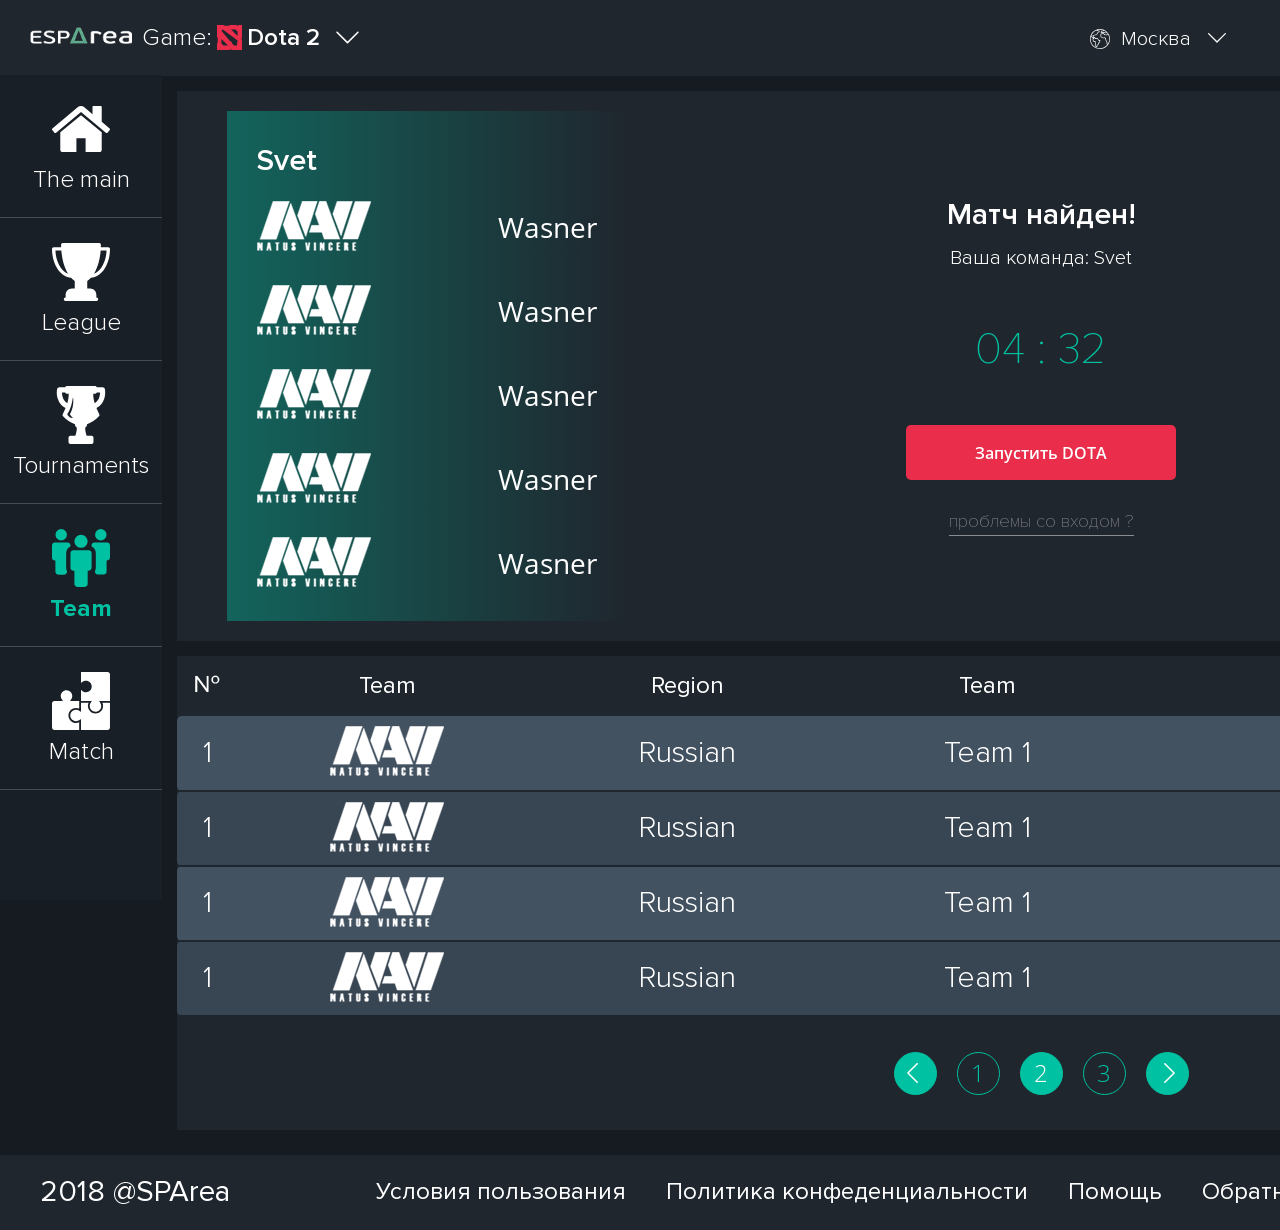
<file: game-start.html>
<!DOCTYPE html>
<html lang="en">

<head>
    <meta charset="UTF-8">
    <!-- <meta name="viewport" content="width=device-width, initial-scale=1.0">
    <meta http-equiv="X-UA-Compatible" content="ie=edge"> -->
    <link rel="icon" type="imges/png" href="img/favicon/favicon.png">
    <title>Game-start</title>
    <!-- ==================== links-for-styles-start ==================== -->
    <link rel="stylesheet" href="css/jquery.formstyler.css">
    <link rel="stylesheet" href="css/jquery.formstyler.theme.css">
    <link rel="stylesheet" href="css/style.css">
    <link rel="stylesheet" href="css/media.css">

    <!-- ==================== links-for-styles-end ==================== -->


</head>

<body>
    <div class="wrapper">
        <!-- ==================== HTML5-header-start ==================== -->
        <header>
            <div class="header-container">
                <div class="header-cnt d-flex justify-content-between align-items-center">
                    <div class="esparea-logo-game d-flex">
                        <div class="esparea-logo">
                            <a href="index.html"><img src="img/header/logo.png" alt="logo"></a>
                        </div>
                        <div class="esparea-game d-flex align-items-center">
                            <div class="game-title ">
                                <span> Game: </span>
                            </div>
                            <div class="game-name d-flex align-items-center">
                                <svg width="25px" height="25px">
                                    <use xlink:href="img/svg/sprite.svg#dota-logo"></use>
                                </svg>
                                <span>Dota 2</span>
                            </div>
                            <div class="drop-down-img">
                                <svg width="25px" height="25px">
                                    <use xlink:href="img/svg/sprite.svg#down-arrow"></use>
                                </svg>
                            </div>
                        </div>
                    </div>
                    <div class="esparea-profile d-flex justify-content-between align-items-center ">
                        <div class="select-game-proparty language d-flex align-items-center">
                            <div class="select-mode-tittle">
                                <svg width="20px" height="20px">
                                    <use xlink:href="img/svg/sprite.svg#earth"></use>
                                </svg>
                            </div>
                            <div class="select-mode">
                                <label>
                                    <select>
                                        <option value="">Москва</option>
                                        <option value="">Москва 1</option>
                                        <option value="">Москва 2</option>
                                    </select>
                                    <span class="icons">
                                        <svg width="20px" height="20px">
                                            <use xlink:href="img/svg/sprite.svg#down-arrow"></use>
                                        </svg>
                                    </span>
                                </label>

                            </div>
                        </div>
                        <div class="paymen ">
                            <div class="paymen-btn">
                                <svg width="25px" height="25px">
                                    <use xlink:href="img/svg/sprite.svg#notification"></use>
                                </svg>
                            </div>
                            <div class="notification-payments-block">
                                <div class="notification-payments-table">
                                    <table cellspacing="0" cellpadding="0">
                                        <tbody>
                                            <tr class="shown">
                                                <td>
                                                    <div class="data-notific-block d-flex flex-column justify-content-center align-items-center">
                                                        <svg width="20px" height="20px">
                                                            <use xlink:href="img/svg/sprite.svg#dota-logo"></use>
                                                        </svg>
                                                        <span>Пт 20.09.19 00:00</span>
                                                    </div>
                                                </td>
                                                <td>
                                                    <p>Вы получили новый уровень, <span> поздравляем !</span></p>
                                                </td>
                                                <td>
                                                    <div class="notification-level d-flex justify-content-center">
                                                        <span class="d-flex align-items-center justify-content-center">5</span>
                                                    </div>
                                                </td>
                                            </tr>
                                            <tr class="shown">
                                                <td>
                                                    <div class="data-notific-block d-flex flex-column justify-content-center align-items-center">
                                                        <svg width="20px" height="20px">
                                                            <use xlink:href="img/svg/sprite.svg#dota-logo"></use>
                                                        </svg>
                                                        <span>Пт 20.09.19 00:00</span>
                                                    </div>
                                                </td>
                                                <td>
                                                    <p>Вы получили новый уровень, <span> поздравляем !</span></p>
                                                </td>
                                                <td>
                                                    <div class="notification-level d-flex justify-content-center">
                                                        <span class="d-flex align-items-center justify-content-center">5</span>
                                                    </div>
                                                </td>
                                            </tr>
                                            <tr class="shown">
                                                <td>
                                                    <div class="data-notific-block d-flex flex-column justify-content-center align-items-center">
                                                        <svg width="20px" height="20px">
                                                            <use xlink:href="img/svg/sprite.svg#dota-logo"></use>
                                                        </svg>
                                                        <span>Пт 20.09.19 00:00</span>
                                                    </div>
                                                </td>
                                                <td>
                                                    <p>Вы получили новый уровень, <span> поздравляем !</span></p>
                                                </td>
                                                <td>
                                                    <div class="notification-level d-flex justify-content-center">
                                                        <span class="d-flex align-items-center justify-content-center">5</span>
                                                    </div>
                                                </td>
                                            </tr>
                                            <tr>
                                                <td>
                                                    <div class="data-notific-block d-flex flex-column justify-content-center align-items-center">
                                                        <svg width="20px" height="20px">
                                                            <use xlink:href="img/svg/sprite.svg#dota-logo"></use>
                                                        </svg>
                                                        <span>Пт 20.09.19 00:00</span>
                                                    </div>
                                                </td>
                                                <td>
                                                    <p>Вы получили новый уровень, <span> поздравляем !</span></p>
                                                </td>
                                                <td>
                                                    <div class="notification-level d-flex justify-content-center">
                                                        <span class="d-flex align-items-center justify-content-center">5</span>
                                                    </div>
                                                </td>
                                            </tr>
                                            <tr>
                                                <td>
                                                    <div class="data-notific-block d-flex flex-column justify-content-center align-items-center">
                                                        <svg width="20px" height="20px">
                                                            <use xlink:href="img/svg/sprite.svg#dota-logo"></use>
                                                        </svg>
                                                        <span>Пт 20.09.19 00:00</span>
                                                    </div>
                                                </td>
                                                <td>
                                                    <p>Вы получили новый уровень, <span> поздравляем !</span></p>
                                                </td>
                                                <td>
                                                    <div class="notification-level d-flex justify-content-center">
                                                        <span class="d-flex align-items-center justify-content-center">5</span>
                                                    </div>
                                                </td>
                                            </tr>
                                            <tr>
                                                <td>
                                                    <div class="data-notific-block d-flex flex-column justify-content-center align-items-center">
                                                        <svg width="20px" height="20px">
                                                            <use xlink:href="img/svg/sprite.svg#dota-logo"></use>
                                                        </svg>
                                                        <span>Пт 20.09.19 00:00</span>
                                                    </div>
                                                </td>
                                                <td>
                                                    <p>Вы получили новый уровень, <span> поздравляем !</span></p>
                                                </td>
                                                <td>
                                                    <div class="notification-level d-flex justify-content-center">
                                                        <span class="d-flex align-items-center justify-content-center">5</span>
                                                    </div>
                                                </td>
                                            </tr>
                                            <tr>
                                                <td>
                                                    <div class="data-notific-block d-flex flex-column justify-content-center align-items-center">
                                                        <svg width="20px" height="20px">
                                                            <use xlink:href="img/svg/sprite.svg#dota-logo"></use>
                                                        </svg>
                                                        <span>Пт 20.09.19 00:00</span>
                                                    </div>
                                                </td>
                                                <td>
                                                    <p>Вы получили новый уровень, <span> поздравляем !</span></p>
                                                </td>
                                                <td>
                                                    <div class="notification-level d-flex justify-content-center">
                                                        <span class="d-flex align-items-center justify-content-center">5</span>
                                                    </div>
                                                </td>
                                            </tr>
                                            <tr>
                                                <td>
                                                    <div class="data-notific-block d-flex flex-column justify-content-center align-items-center">
                                                        <svg width="20px" height="20px">
                                                            <use xlink:href="img/svg/sprite.svg#dota-logo"></use>
                                                        </svg>
                                                        <span>Пт 20.09.19 00:00</span>
                                                    </div>
                                                </td>
                                                <td>
                                                    <p>Вы получили новый уровень, <span> поздравляем !</span></p>
                                                </td>
                                                <td>
                                                    <div class="notification-level d-flex justify-content-center">
                                                        <span class="d-flex align-items-center justify-content-center">5</span>
                                                    </div>
                                                </td>
                                            </tr>
                                            <tr>
                                                <td>
                                                    <div class="data-notific-block d-flex flex-column justify-content-center align-items-center">
                                                        <svg width="20px" height="20px">
                                                            <use xlink:href="img/svg/sprite.svg#dota-logo"></use>
                                                        </svg>
                                                        <span>Пт 20.09.19 00:00</span>
                                                    </div>
                                                </td>
                                                <td>
                                                    <p>Вы получили новый уровень, <span> поздравляем !</span></p>
                                                </td>
                                                <td>
                                                    <div class="notification-level d-flex justify-content-center">
                                                        <span class="d-flex align-items-center justify-content-center">5</span>
                                                    </div>
                                                </td>
                                            </tr>
                                            <tr>
                                                <td>
                                                    <div class="data-notific-block d-flex flex-column justify-content-center align-items-center">
                                                        <svg width="20px" height="20px">
                                                            <use xlink:href="img/svg/sprite.svg#dota-logo"></use>
                                                        </svg>
                                                        <span>Пт 20.09.19 00:00</span>
                                                    </div>
                                                </td>
                                                <td>
                                                    <p>Вы получили новый уровень, <span> поздравляем !</span></p>
                                                </td>
                                                <td>
                                                    <div class="notification-level d-flex justify-content-center">
                                                        <span class="d-flex align-items-center justify-content-center">5</span>
                                                    </div>
                                                </td>
                                            </tr>
                                        </tbody>
                                    </table>
                                </div>
                                <div class="notification-all d-flex justify-content-center align-items-center">
                                    <p class="open-notification">Отткрить еще увидомления</p>
                                    <p class="close-notification">Закрить увидомления</p>
                                </div>
                                <div class=" notification-all-inpage d-flex justify-content-center align-items-center">
                                    <a href="notification.html">Посмотреть все увидомления</a>
                                </div>
                            </div>
                        </div>
                        <div class="message d-flex align-items-center">
                            <svg width="25px" height="25px">
                                <use xlink:href="img/svg/sprite.svg#message"></use>
                            </svg>
                            <p class="btn-modal" data-val='chat-modal'>Message</p>
                        </div>
                        <div class="friends d-flex align-items-center">
                            <svg width="25px" height="25px">
                                <use xlink:href="img/svg/sprite.svg#friends"></use>
                            </svg>
                            <p class="btn-modal" data-val="friends-modal">Friends</p>
                        </div>
                        <div class="ryzen-wasner d-flex align-items-center">
                            <svg width="20px" height="20px">
                                <use xlink:href="img/svg/sprite.svg#user"></use>
                            </svg>
                            <p>Ryzen Wasner</p>
                            <div class="drop-down-img">
                                <svg width="25px" height="25px">
                                    <use xlink:href="img/svg/sprite.svg#down-arrow"></use>
                                </svg>
                            </div>
                            <div class="drop-down-menu">
                                <ul>
                                    <li><a href="account.html">Аккаунт</a></li>
                                    <li><a href="callback.html">Обратная связь</a></li>
                                    <li><a href="#">Выйти</a></li>
                                </ul>
                            </div>
                        </div>
                    </div>
                </div>
            </div>
        </header>
        <!-- ==================== HTML5-header-end ==================== -->

        <!-- ==================== HTML5-left-menu-start ==================== -->
        <section class="left-menu-container">
            <ul class="d-flex flex-column">
                <li>
                    <a href="index.html" class="d-flex flex-column align-items-center justify-content-center">
                        <svg width="62px" height="58px">
                            <use xlink:href="img/svg/sprite.svg#home"></use>
                        </svg>
                        <span>The main</span>
                    </a>
                </li>
                <li class="">
                    <a href="javascript:void(0)" class=" menu-sub  d-flex flex-column align-items-center justify-content-center">
                        <svg width="62px" height="58px">
                            <use xlink:href="img/svg/sprite.svg#league"></use>
                        </svg>
                        <span>League</span>
                    </a>
                    <div class="submenu-league">
                        <ul class="d-flex flex-column align-items-center justify-content-center">
                            <li class="active-sub-menu">
                                <a href="javascript:void(0)" class=" d-flex flex-column justify-content-center align-items-center">
                                    <svg width="62px" height="58px">
                                        <use xlink:href="img/svg/sprite.svg#bronze"></use>
                                    </svg>
                                    <span class=" ">Bronze</span>
                                </a>
                            </li>
                            <li>
                                <a href="javascript:void(0)" class=" d-flex flex-column justify-content-center align-items-center">
                                    <svg width="62px" height="58px">
                                        <use xlink:href="img/svg/sprite.svg#bronze"></use>
                                    </svg>
                                    <span class=" ">Bronze</span>
                                </a>
                            </li>
                            <li>
                                <a href="javascript:void(0)" class=" d-flex flex-column justify-content-center align-items-center">
                                    <svg width="62px" height="58px">
                                        <use xlink:href="img/svg/sprite.svg#bronze"></use>
                                    </svg>
                                    <span class="">Bronze</span>
                                </a>
                            </li>
                            <li>
                                <a href="javascript:void(0)" class=" d-flex flex-column justify-content-center align-items-center">
                                    <svg width="62px" height="58px">
                                        <use xlink:href="img/svg/sprite.svg#bronze"></use>
                                    </svg>
                                    <span class=" ">Bronze</span>
                                </a>
                            </li>
                        </ul>
                        <div class=" menu-close d-flex align-items-center justify-content-center ">
                            <p>Меню</p>
                            <div class="drop-down-img">
                                <svg width="25px" height="25px">
                                    <use xlink:href="img/svg/sprite.svg#down-arrow"></use>
                                </svg>
                            </div>
                        </div>
                    </div>
                </li>
                <li>
                    <a href="tournament.html" class="d-flex flex-column align-items-center justify-content-center">
                        <svg width="62px" height="58px">
                            <use xlink:href="img/svg/sprite.svg#tournaments"></use>
                        </svg>
                        <span>Tournaments</span>
                    </a>
                </li>
                <li>
                    <a href="team.html" class=" menu-active d-flex flex-column align-items-center justify-content-center">
                        <svg width="62px" height="58px">
                            <use xlink:href="img/svg/sprite.svg#team"></use>
                        </svg>
                        <span>Team</span>
                    </a>
                </li>
                <li>
                    <a href="match.html" class="d-flex flex-column align-items-center justify-content-center">
                        <svg width="62px" height="58px">
                            <use xlink:href="img/svg/sprite.svg#puzle"></use>
                        </svg>
                        <span>Match</span>
                    </a>
                </li>
            </ul>
        </section>
        <!-- ==================== HTML5-left-menu-end ==================== -->

        <!-- ==================== HTML5-start-game-container-start ==================== -->
        <section class="team-section">
            <div class="container-section ">
                <div class="partners-cnt">
                    <div class="game-start-container d-flex justify-content-between align-items-center">
                        <div class="game-start-left-cnt">
                            <div class="game-start-tittle">
                                <p>Svet</p>
                            </div>
                            <div class="game-start-matches">
                                <ul>
                                    <li>
                                        <div class="game-start-match-block d-flex align-items-center justify-content-between">
                                            <div class="game-start-match-img">
                                                <img src="img/team_section/tanle-log.png" alt="">
                                            </div>
                                            <div class="game-start-match-name">
                                                <p>Wasner</p>
                                            </div>
                                        </div>
                                    </li>
                                    <li>
                                        <div class="game-start-match-block d-flex align-items-center justify-content-between">
                                            <div class="game-start-match-img">
                                                <img src="img/team_section/tanle-log.png" alt="">
                                            </div>
                                            <div class="game-start-match-name">
                                                <p>Wasner</p>
                                            </div>
                                        </div>
                                    </li>
                                    <li>
                                        <div class="game-start-match-block d-flex align-items-center justify-content-between">
                                            <div class="game-start-match-img">
                                                <img src="img/team_section/tanle-log.png" alt="">
                                            </div>
                                            <div class="game-start-match-name">
                                                <p>Wasner</p>
                                            </div>
                                        </div>
                                    </li>
                                    <li>
                                        <div class="game-start-match-block d-flex align-items-center justify-content-between">
                                            <div class="game-start-match-img">
                                                <img src="img/team_section/tanle-log.png" alt="">
                                            </div>
                                            <div class="game-start-match-name">
                                                <p>Wasner</p>
                                            </div>
                                        </div>
                                    </li>
                                    <li>
                                        <div class="game-start-match-block d-flex align-items-center justify-content-between">
                                            <div class="game-start-match-img">
                                                <img src="img/team_section/tanle-log.png" alt="">
                                            </div>
                                            <div class="game-start-match-name">
                                                <p>Wasner</p>
                                            </div>
                                        </div>
                                    </li>

                                </ul>
                            </div>
                        </div>
                        <div class="game-start-center-cnt d-flex flex-column align-items-center">
                            <div class="game-start-center-tittle">
                                <p>Матч найден!</p>
                                <span>Ваша команда: Svet</span>
                            </div>
                            <div class="game-start-center-match">
                                <span>04 : 32</span>
                            </div>
                            <div class="game-start-center-btn esparea-btn bg-btn-red">
                                <button>Запустить DOTA</button>
                            </div>
                            <div class="game-start-center-help">
                                <a href="#">проблемы со входом ?</a>
                                
                            </div>
                        </div>
                        <div class="game-start-right-cnt">
                                <div class="game-start-tittle">
                                    <p>Vasya</p>
                                </div>
                                <div class="game-start-matches">
                                    <ul>
                                        <li>
                                            <div class="game-start-match-block d-flex align-items-center justify-content-between ">
                                                <div class="game-start-match-img">
                                                    <img src="img/team_section/tanle-log.png" alt="">
                                                </div>
                                                <div class="game-start-match-name">
                                                    <p>Wasner</p>
                                                </div>
                                            </div>
                                        </li>
                                        <li>
                                            <div class="game-start-match-block d-flex align-items-center justify-content-between">
                                                <div class="game-start-match-img">
                                                    <img src="img/team_section/tanle-log.png" alt="">
                                                </div>
                                                <div class="game-start-match-name">
                                                    <p>Wasner</p>
                                                </div>
                                            </div>
                                        </li>
                                        <li>
                                            <div class="game-start-match-block d-flex align-items-center justify-content-between">
                                                <div class="game-start-match-img">
                                                    <img src="img/team_section/tanle-log.png" alt="">
                                                </div>
                                                <div class="game-start-match-name">
                                                    <p>Wasner</p>
                                                </div>
                                            </div>
                                        </li>
                                        <li>
                                            <div class="game-start-match-block d-flex align-items-center justify-content-between">
                                                <div class="game-start-match-img">
                                                    <img src="img/team_section/tanle-log.png" alt="">
                                                </div>
                                                <div class="game-start-match-name">
                                                    <p>Wasner</p>
                                                </div>
                                            </div>
                                        </li>
                                        <li>
                                            <div class="game-start-match-block d-flex align-items-center justify-content-between">
                                                <div class="game-start-match-img">
                                                    <img src="img/team_section/tanle-log.png" alt="">
                                                </div>
                                                <div class="game-start-match-name">
                                                    <p>Wasner</p>
                                                </div>
                                            </div>
                                        </li>
    
                                    </ul>
                                </div>
                            </div>
                    </div>
                </div>

                <div class="partners-cnt">
                    <div class="partners-table-container" id="members">
                        <table cellspacing="0" cellpadding="0">
                            <thead>
                                <tr>
                                    <td><img src="img/team_section/n.png" alt="N"></td>
                                    <td>Team</td>
                                    <td>Region</td>
                                    <td>Team</td>
                                    <td colspan="1"></td>
                                </tr>
                            </thead>
                            <tbody>
                                <tr>
                                    <td>1</td>
                                    <td>
                                        <img src="img/team_section/tanle-log.png" alt="">
                                    </td>
                                    <td>Russian</td>
                                    <td>Team 1</td>
                                    <td>
                                        <div class="d-flex  align-items-center justify-content-end">
                                            <div class="esparea-btn bg-btn-green">
                                                <button> Button</button>
                                            </div>
                                            <div class="esparea-btn bg-btn-red">
                                                <button> Button</button>
                                            </div>
                                        </div>
                                    </td>
                                </tr>
                                <tr>
                                    <td>1</td>
                                    <td>
                                        <img src="img/team_section/tanle-log.png" alt="">
                                    </td>
                                    <td>Russian</td>
                                    <td>Team 1</td>
                                    <td>
                                        <div class="d-flex  align-items-center justify-content-end">
                                            <div class="esparea-btn bg-btn-green">
                                                <button> Button</button>
                                            </div>
                                            <div class="esparea-btn bg-btn-red">
                                                <button> Button</button>
                                            </div>
                                        </div>
                                    </td>
                                </tr>
                                <tr>
                                    <td>1</td>
                                    <td>
                                        <img src="img/team_section/tanle-log.png" alt="">
                                    </td>
                                    <td>Russian</td>
                                    <td>Team 1</td>
                                    <td>
                                        <div class="d-flex  align-items-center justify-content-end">
                                            <div class="esparea-btn bg-btn-green">
                                                <button> Button</button>
                                            </div>
                                            <div class="esparea-btn bg-btn-red">
                                                <button> Button</button>
                                            </div>
                                        </div>
                                    </td>
                                </tr>
                                <tr>
                                    <td>1</td>
                                    <td>
                                        <img src="img/team_section/tanle-log.png" alt="">
                                    </td>
                                    <td>Russian</td>
                                    <td>Team 1</td>
                                    <td>
                                        <div class="d-flex  align-items-center justify-content-end">
                                            <div class="esparea-btn bg-btn-green">
                                                <button> Button</button>
                                            </div>
                                            <div class="esparea-btn bg-btn-red">
                                                <button> Button</button>
                                            </div>
                                        </div>
                                    </td>
                                </tr>

                            </tbody>
                        </table>
                        <div class="pagination-cotainer d-flex justify-content-center">
                            <ul class="d-flex">
                                <li><a href="" class="prev-arrow d-flex align-items-center justify-content-center">
                                        <img src="img/down-arrow.png" alt="arrow"></a></li>
                                <li><a href="" class="d-flex align-items-center justify-content-center">1</a></li>
                                <li><a href="" class="d-flex align-items-center justify-content-center active-page">2</a></li>
                                <li><a href="" class="d-flex align-items-center justify-content-center">3</a></li>
                                <li><a href="" class="next-arrow d-flex align-items-center justify-content-center"><img
                                            src="img/down-arrow.png" alt="arrow"></a></li>
                            </ul>
                        </div>
                    </div>
                    <div class="partners-table-container" id="commands">
                        <table cellspacing="0" cellpadding="0">
                            <thead>
                                <tr>
                                    <td><img src="img/team_section/n.png" alt="N"></td>
                                    <td>Team</td>
                                    <td>Region</td>
                                    <td>Team</td>
                                    <td colspan="1"></td>
                                </tr>
                            </thead>
                            <tbody>
                                <tr>
                                    <td>2</td>
                                    <td>
                                        <img src="img/team_section/tanle-log.png" alt="">
                                    </td>
                                    <td>Russian</td>
                                    <td>Team 1</td>
                                    <td>
                                        <div class="d-flex  align-items-center justify-content-end">
                                            <div class="esparea-btn bg-btn-green">
                                                <button> Button</button>
                                            </div>
                                            <div class="esparea-btn bg-btn-red">
                                                <button> Button</button>
                                            </div>
                                        </div>
                                    </td>
                                </tr>
                                <tr>
                                    <td>2</td>
                                    <td>
                                        <img src="img/team_section/tanle-log.png" alt="">
                                    </td>
                                    <td>Russian</td>
                                    <td>Team 1</td>
                                    <td>
                                        <div class="d-flex  align-items-center justify-content-end">
                                            <div class="esparea-btn bg-btn-green">
                                                <button> Button</button>
                                            </div>
                                            <div class="esparea-btn bg-btn-red">
                                                <button> Button</button>
                                            </div>
                                        </div>
                                    </td>
                                </tr>
                                <tr>
                                    <td>2</td>
                                    <td>
                                        <img src="img/team_section/tanle-log.png" alt="">
                                    </td>
                                    <td>Russian</td>
                                    <td>Team 1</td>
                                    <td>
                                        <div class="d-flex  align-items-center justify-content-end">
                                            <div class="esparea-btn bg-btn-green">
                                                <button> Button</button>
                                            </div>
                                            <div class="esparea-btn bg-btn-red">
                                                <button> Button</button>
                                            </div>
                                        </div>
                                    </td>
                                </tr>


                            </tbody>
                        </table>

                        <div class="pagination-cotainer d-flex justify-content-center">
                            <ul class="d-flex">
                                <li><a href="" class="prev-arrow d-flex align-items-center justify-content-center">
                                        <img src="img/down-arrow.png" alt="arrow"></a></li>
                                <li><a href="" class="d-flex align-items-center justify-content-center">1</a></li>
                                <li><a href="" class="d-flex align-items-center justify-content-center active-page">2</a></li>
                                <li><a href="" class="d-flex align-items-center justify-content-center">3</a></li>
                                <li><a href="" class="next-arrow d-flex align-items-center justify-content-center"><img
                                            src="img/down-arrow.png" alt="arrow"></a></li>
                            </ul>
                        </div>

                    </div>
                    <div class="partners-table-container" id="tha-main-1">
                        <table cellspacing="0" cellpadding="0">
                            <thead>
                                <tr>
                                    <td><img src="img/team_section/n.png" alt="N"></td>
                                    <td>Team</td>
                                    <td>Region</td>
                                    <td>Team</td>
                                    <td colspan="1"></td>
                                </tr>
                            </thead>
                            <tbody>
                                <tr>
                                    <td>3</td>
                                    <td>
                                        <img src="img/team_section/tanle-log.png" alt="">
                                    </td>
                                    <td>Russian</td>
                                    <td>Team 1</td>
                                    <td>
                                        <div class="d-flex  align-items-center justify-content-end">
                                            <div class="esparea-btn bg-btn-green">
                                                <button> Button</button>
                                            </div>
                                            <div class="esparea-btn bg-btn-red">
                                                <button> Button</button>
                                            </div>
                                        </div>
                                    </td>
                                </tr>
                                <tr>
                                    <td>3</td>
                                    <td>
                                        <img src="img/team_section/tanle-log.png" alt="">
                                    </td>
                                    <td>Russian</td>
                                    <td>Team 1</td>
                                    <td>
                                        <div class="d-flex  align-items-center justify-content-end">
                                            <div class="esparea-btn bg-btn-green">
                                                <button> Button</button>
                                            </div>
                                            <div class="esparea-btn bg-btn-red">
                                                <button> Button</button>
                                            </div>
                                        </div>
                                    </td>
                                </tr>
                                <tr>
                                    <td>3</td>
                                    <td>
                                        <img src="img/team_section/tanle-log.png" alt="">
                                    </td>
                                    <td>Russian</td>
                                    <td>Team 1</td>
                                    <td>
                                        <div class="d-flex  align-items-center justify-content-end">
                                            <div class="esparea-btn bg-btn-green">
                                                <button> Button</button>
                                            </div>
                                            <div class="esparea-btn bg-btn-red">
                                                <button> Button</button>
                                            </div>
                                        </div>
                                    </td>
                                </tr>
                                <tr>
                                    <td>3</td>
                                    <td>
                                        <img src="img/team_section/tanle-log.png" alt="">
                                    </td>
                                    <td>Russian</td>
                                    <td>Team 1</td>
                                    <td>
                                        <div class="d-flex  align-items-center justify-content-end">
                                            <div class="esparea-btn bg-btn-green">
                                                <button> Button</button>
                                            </div>
                                            <div class="esparea-btn bg-btn-red">
                                                <button> Button</button>
                                            </div>
                                        </div>
                                    </td>
                                </tr>

                            </tbody>
                        </table>

                        <div class="pagination-cotainer d-flex justify-content-center">
                            <ul class="d-flex">
                                <li><a href="" class="prev-arrow d-flex align-items-center justify-content-center">
                                        <img src="img/down-arrow.png" alt="arrow"></a></li>
                                <li><a href="" class="d-flex align-items-center justify-content-center">1</a></li>
                                <li><a href="" class="d-flex align-items-center justify-content-center active-page">2</a></li>
                                <li><a href="" class="d-flex align-items-center justify-content-center">3</a></li>
                                <li><a href="" class="next-arrow d-flex align-items-center justify-content-center"><img
                                            src="img/down-arrow.png" alt="arrow"></a></li>
                            </ul>
                        </div>

                    </div>
                    <div class="partners-table-container" id="tha-main-2">
                        <table cellspacing="0" cellpadding="0">
                            <thead>
                                <tr>
                                    <td><img src="img/team_section/n.png" alt="N"></td>
                                    <td>Team</td>
                                    <td>Region</td>
                                    <td>Team</td>
                                    <td colspan="1"></td>
                                </tr>
                            </thead>
                            <tbody>
                                <tr>
                                    <td>4</td>
                                    <td>
                                        <img src="img/team_section/tanle-log.png" alt="">
                                    </td>
                                    <td>Russian</td>
                                    <td>Team 1</td>
                                    <td>
                                        <div class="d-flex  align-items-center justify-content-end">
                                            <div class="esparea-btn bg-btn-green">
                                                <button> Button</button>
                                            </div>
                                            <div class="esparea-btn bg-btn-red">
                                                <button> Button</button>
                                            </div>
                                        </div>
                                    </td>
                                </tr>
                                <tr>
                                    <td>4</td>
                                    <td>
                                        <img src="img/team_section/tanle-log.png" alt="">
                                    </td>
                                    <td>Russian</td>
                                    <td>Team 1</td>
                                    <td>
                                        <div class="d-flex  align-items-center justify-content-end">
                                            <div class="esparea-btn bg-btn-green">
                                                <button> Button</button>
                                            </div>
                                            <div class="esparea-btn bg-btn-red">
                                                <button> Button</button>
                                            </div>
                                        </div>
                                    </td>
                                </tr>
                                <tr>
                                    <td>4</td>
                                    <td>
                                        <img src="img/team_section/tanle-log.png" alt="">
                                    </td>
                                    <td>Russian</td>
                                    <td>Team 1</td>
                                    <td>
                                        <div class="d-flex  align-items-center justify-content-end">
                                            <div class="esparea-btn bg-btn-green">
                                                <button> Button</button>
                                            </div>
                                            <div class="esparea-btn bg-btn-red">
                                                <button> Button</button>
                                            </div>
                                        </div>
                                    </td>
                                </tr>
                                <tr>
                                    <td>4</td>
                                    <td>
                                        <img src="img/team_section/tanle-log.png" alt="">
                                    </td>
                                    <td>Russian</td>
                                    <td>Team 1</td>
                                    <td>
                                        <div class="d-flex  align-items-center justify-content-end">
                                            <div class="esparea-btn bg-btn-green">
                                                <button> Button</button>
                                            </div>
                                            <div class="esparea-btn bg-btn-red">
                                                <button> Button</button>
                                            </div>
                                        </div>
                                    </td>
                                </tr>

                            </tbody>
                        </table>

                        <div class="pagination-cotainer d-flex justify-content-center">
                            <ul class="d-flex">
                                <li><a href="" class="prev-arrow d-flex align-items-center justify-content-center">
                                        <img src="img/down-arrow.png" alt="arrow"></a></li>
                                <li><a href="" class="d-flex align-items-center justify-content-center">1</a></li>
                                <li><a href="" class="d-flex align-items-center justify-content-center active-page">2</a></li>
                                <li><a href="" class="d-flex align-items-center justify-content-center">3</a></li>
                                <li><a href="" class="next-arrow d-flex align-items-center justify-content-center"><img
                                            src="img/down-arrow.png" alt="arrow"></a></li>
                            </ul>
                        </div>

                    </div>
                </div>

            </div>

        </section>

        <!-- ==================== HTML5-start-game-container-end ==================== -->

        <!-- ==================== HTML5-footer-container-start ==================== -->
        <footer class="d-flex align-items-center">
            <div class="container">
                <div class="footer-cnt d-flex justify-content-between align-items-center">
                    <div class="footer-logo">
                        <a href="index.html">2018 @SPArea</a>
                    </div>
                    <div class="footer-menu">
                        <ul class="d-flex">
                            <li><a href="">Условия пользования</a></li>
                            <li><a href="">Политика конфеденциальности</a></li>
                            <li><a href="">Помощь</a></li>
                            <li><a href="">Обратная связь</a></li>
                            <li><a href="">Контакты</a></li>
                        </ul>
                    </div>
                    <div class="footer-pages">
                        <div class="account-web-pages-container">
                            <ul class=" d-flex justify-content-between">
                                <li>
                                    <a target="_blank" href="https://www.twitch.tv/">
                                        <svg>
                                            <use xlink:href="img/svg/sprite.svg#twitch"></use>
                                        </svg>

                                    </a>
                                </li>
                                <li>
                                    <a target="_blank" href="https://www.facebook.com/">
                                        <svg>
                                            <use xlink:href="img/svg/sprite.svg#faceboock"></use>
                                        </svg>
                                    </a>
                                </li>
                                <li>
                                    <a target="_blank" href="https://vk.com/">
                                        <svg>
                                            <use xlink:href="img/svg/sprite.svg#vkontakt"></use>
                                        </svg>
                                    </a>
                                </li>
                                <li>
                                    <a target="_blank" href="https://www.youtube.com/">
                                        <svg>
                                            <use xlink:href="img/svg/sprite.svg#youtube"></use>
                                        </svg>
                                    </a>
                                </li>
                            </ul>
                        </div>
                    </div>
                </div>
            </div>
        </footer>
        <!-- ==================== HTML5-footer-container-end ==================== -->
    </div>





    <!-- ==================== HTML5-modals-start ==================== -->


    <div id="chat-modal" class="modal">
        <div class="modal-content">
            <div class="main-container">
                <span class="close"></span>
                <div class="application-page">

                    <div class="application-page_fix-box">

                        <div class="back-to line-style">
                            <span>Группы</span>
                        </div>
                        <div class="back-to line-style administr">
                            <span>Администрация</span>
                        </div>
                        <div class="fix-box_content">
                            <ul>
                                <li class="line-style">
                                    <a href="#">Lorem ipsum</a>
                                </li>
                                <li class="line-style">
                                    <a href="#" class="active-chat">Lorem ipsum</a>
                                </li>
                                <li class="line-style">
                                    <a href="#">Lorem ipsum</a>
                                </li>
                                <li class="line-style">
                                    <a href="#">Lorem ipsum</a>
                                </li>
                                <li class="line-style">
                                    <a href="#">Lorem ipsum</a>
                                </li>
                                <li class="line-style">
                                    <a href="#">Lorem ipsum</a>
                                </li>
                                <li class="line-style">
                                    <a href="#">Lorem ipsum</a>
                                </li>
                                <li class="line-style">
                                    <a href="#">Lorem ipsum</a>
                                </li>
                                <li class="line-style">
                                    <a href="#">Lorem ipsum</a>
                                </li>
                                <li class="line-style">
                                    <a href="#">Lorem ipsum</a>
                                </li>
                                <li class="line-style">
                                    <a href="#">Lorem ipsum</a>
                                </li>
                                <li class="line-style">
                                    <a href="#">Lorem ipsum</a>
                                </li>
                                <li class="line-style">
                                    <a href="#">Lorem ipsum</a>
                                </li>
                                <li class="line-style">
                                    <a href="#">Lorem ipsum</a>
                                </li>
                            </ul>
                        </div>
                    </div>

                    <div class="application-page_block">

                        <div class="chat-title line-style d-flex justify-content-between align-items-center">
                            <span>Lorem ipsu</span>
                            <div class="chat-settings d-flex align-items-center justify-content-between">
                                <div class="eff-btn">
                                    <button>Добавить в чат</button>
                                </div>
                                <div class="eff-btn setting-btn">
                                    <button class="d-flex justify-content-center">
                                        <svg width="20px" height="20px">
                                            <use xlink:href="img/svg/sprite.svg#setting"></use>
                                        </svg>
                                    </button>
                                </div>
                            </div>
                        </div>

                        <div class="application_block-ok">
                            <div class="application_block-ok_box">
                                <div class="application_block-ok_you">
                                    <div class="chat_sms-name">
                                        <svg width="20px" height="20px">
                                            <use xlink:href="img/svg/sprite.svg#user"></use>
                                        </svg>
                                        <span>Wags ( Swas )</span>
                                    </div>
                                    <div class="chat_sms-you">
                                        <p>Sed ut perspiciatis unde omnis iste natus error sit voluptatem accusantium
                                            doloremque laudantium, totam rem aperiam, eaque ipsa quae ab illo inventore
                                            veritatis et quasi architecto beatae vitae dicta sunt explicabo. Nemo enim
                                            ipsam voluptatem quia voluptas sit aspernatur aut odit aut fugit, sed quia
                                            consequuntur magni dolores eos qui ratione voluptatem sequi nesciunt. Neque
                                            porro quisquam est, qui dolorem ipsum quia dolor sit amet, consectetur,
                                            adipisci velit, sed quia non numquam eius modi tempora incidunt ut labore
                                            et dolore magnam aliquam quaerat voluptatem. Ut enim ad minima veniam, quis
                                            no</p>
                                    </div>
                                </div>
                                <div class="application_block-ok_you">
                                    <div class="chat_sms-name">
                                        <svg width="20px" height="20px">
                                            <use xlink:href="img/svg/sprite.svg#user"></use>
                                        </svg>
                                        <span>Wags ( Swas )</span>
                                    </div>
                                    <div class="chat_sms-you">
                                        <p>Sed ut perspiciatis unde omnis iste natus error sit voluptatem accusantium
                                            doloremque laudantium, totam rem aperiam, eaque ipsa quae ab illo inventore
                                            veritatis et quasi architecto beatae vitae dicta sunt explicabo. Nemo enim
                                            ipsam voluptatem quia voluptas sit aspernatur aut odit aut fugit, sed quia
                                            consequuntur magni dolores eos qui ratione voluptatem sequi nesciunt. Neque
                                            porro quisquam est, qui dolorem ipsum quia dolor sit amet, consectetur,
                                            adipisci velit, sed quia non numquam eius modi tempora incidunt ut labore
                                            et dolore magnam aliquam quaerat voluptatem. Ut enim ad minima veniam, quis
                                            no</p>
                                    </div>
                                </div>
                                <div class="application_block-ok_i">
                                    <div class="chat_sms-name">
                                        <span>Wastr ( Swas )</span>
                                        <svg width="20px" height="20px">
                                            <use xlink:href="img/svg/sprite.svg#user"></use>
                                        </svg>
                                    </div>
                                    <div class="chat_sms-i">
                                        <p>Sed ut perspiciatis unde omnis iste natus error sit voluptatem accusantium
                                            doloremque laudantium.</p>
                                    </div>
                                </div>
                                <div class="application_block-ok_you">
                                    <div class="chat_sms-name">
                                        <svg width="20px" height="20px">
                                            <use xlink:href="img/svg/sprite.svg#user"></use>
                                        </svg>
                                        <span>Wags ( Swas )</span>
                                    </div>
                                    <div class="chat_sms-you">
                                        <p>Sed ut perspiciatis unde omnis iste natus error sit voluptatem accusantium
                                            doloremque laudantium, totam rem aperiam, eaque ipsa quae ab illo inventore
                                            veritatis et quasi architecto beatae vitae dicta sunt explicabo. Nemo enim
                                            ipsam voluptatem quia voluptas sit aspernatur aut odit aut fugit, sed quia
                                            consequuntur magni dolores eos qui ratione voluptatem sequi nesciunt. Neque
                                            porro quisquam est, qui dolorem ipsum quia dolor sit amet, consectetur,
                                            adipisci velit, sed quia non numquam eius modi tempora incidunt ut labore
                                            et dolore magnam aliquam quaerat voluptatem. Ut enim ad minima veniam, quis
                                            no</p>
                                    </div>
                                </div>
                                <div class="application_block-ok_i">
                                    <div class="chat_sms-name">
                                        <span>Wastr ( Swas )</span>
                                        <svg width="20px" height="20px">
                                            <use xlink:href="img/svg/sprite.svg#user"></use>
                                        </svg>
                                    </div>
                                    <div class="chat_sms-i">
                                        <p>Sed ut perspiciatis unde omnis iste natus error sit voluptatem accusantium
                                            doloremque laudantium.</p>
                                    </div>
                                </div>
                                <div class="application_block-ok_i">
                                    <div class="chat_sms-name">
                                        <span>Wastr ( Swas )</span>
                                        <svg width="20px" height="20px">
                                            <use xlink:href="img/svg/sprite.svg#user"></use>
                                        </svg>
                                    </div>
                                    <div class="chat_sms-i">
                                        <p>Sed ut perspiciatis unde omnis iste natus error sit voluptatem accusantium
                                            doloremque laudantium.</p>
                                    </div>
                                </div>
                                <div class="application_block-ok_i">
                                    <div class="chat_sms-name">
                                        <span>Wastr ( Swas )</span>
                                        <svg width="20px" height="20px">
                                            <use xlink:href="img/svg/sprite.svg#user"></use>
                                        </svg>
                                    </div>
                                    <div class="chat_sms-i">
                                        <p>Sed ut perspiciatis unde omnis iste natus error sit voluptatem accusantium
                                            doloremque laudantium.</p>
                                    </div>
                                </div>
                                <div class="application_block-ok_you">
                                    <div class="chat_sms-name">
                                        <svg width="20px" height="20px">
                                            <use xlink:href="img/svg/sprite.svg#user"></use>
                                        </svg>
                                        <span>Wags ( Swas )</span>
                                    </div>
                                    <div class="chat_sms-you">
                                        <p>Sed ut perspiciatis unde omnis iste natus error sit voluptatem accusantium
                                            doloremque laudantium, totam rem aperiam, eaque ipsa quae ab illo inventore
                                            veritatis et quasi architecto beatae vitae dicta sunt explicabo. Nemo enim
                                            ipsam voluptatem quia voluptas sit aspernatur aut odit aut fugit, sed quia
                                            consequuntur magni dolores eos qui ratione voluptatem sequi nesciunt. Neque
                                            porro quisquam est, qui dolorem ipsum quia dolor sit amet, consectetur,
                                            adipisci velit, sed quia non numquam eius modi tempora incidunt ut labore
                                            et dolore magnam aliquam quaerat voluptatem. Ut enim ad minima veniam, quis
                                            no</p>
                                    </div>
                                </div>
                            </div>
                        </div>

                        <div class="application_block-ready">
                            <form action="">
                                <div class="application_block-ready-text">
                                    <textarea placeholder="Введите сообщение..."></textarea>
                                </div>
                                <div class="application_block-ready-send">
                                    <a href="#">
                                        <svg width="73px" height="64px">
                                            <use xlink:href="img/svg/sprite.svg#telegram"></use>
                                        </svg>
                                    </a>
                                </div>
                            </form>
                        </div>
                    </div>
                </div>
            </div>
        </div>
    </div>



    <div id="friends-modal" class="modal">
        <div class="modal-content">
            <div class="friends-container">
                <span class="close"></span>
                <div class="friends-cnt d-flex flex-column">
                    <div class="friends-cnt-header d-flex align-items-center justify-content-between">
                        <div class="friends-request">
                            <ul class="d-flex justify-content-center align-items-center">
                                <li class="active-players-comand table-click" data-table='request-table'>Запросы</li>
                                <li class="table-click" data-table='friends-table'>Друзья</li>
                            </ul>
                        </div>
                        <div class="add-friend-btn eff-btn ">
                            <button>Добавить в друзья</button>
                        </div>
                    </div>
                    <div class="friend-components">
                        <div class="request-block" id="request-table">
                            <div class="request-cnt d-flex justify-content-between align-items-center">
                                <div class="request-tittle d-flex align-items-center justify-content-between">
                                    <div class="request-img">
                                        <img src="img/friend.png" alt="png">
                                    </div>
                                    <div class="request-name">
                                        <span>Wasner ( IGM )</span>
                                    </div>
                                </div>
                                <div class="request-btn esparea-btn bg-btn-green">
                                    <button>Принять запрос</button>
                                </div>
                            </div>
                            <div class="request-cnt d-flex justify-content-between align-items-center">
                                <div class="request-tittle d-flex align-items-center justify-content-between">
                                    <div class="request-img">
                                        <img src="img/friend.png" alt="png">
                                    </div>
                                    <div class="request-name">
                                        <span>Wasner ( IGM )</span>
                                    </div>
                                </div>
                                <div class="request-btn esparea-btn bg-btn-green">
                                    <button>Принять запрос</button>
                                </div>
                            </div>
                            <div class="request-cnt d-flex justify-content-between align-items-center">
                                <div class="request-tittle d-flex align-items-center justify-content-between">
                                    <div class="request-img">
                                        <img src="img/friend.png" alt="png">
                                    </div>
                                    <div class="request-name">
                                        <span>Wasner ( IGM )</span>
                                    </div>
                                </div>
                                <div class="request-btn esparea-btn bg-btn-green">
                                    <button>Принять запрос</button>
                                </div>
                            </div>
                            <div class="request-cnt d-flex justify-content-between align-items-center">
                                <div class="request-tittle d-flex align-items-center justify-content-between">
                                    <div class="request-img">
                                        <img src="img/friend.png" alt="png">
                                    </div>
                                    <div class="request-name">
                                        <span>Wasner ( IGM )</span>
                                    </div>
                                </div>
                                <div class="request-btn esparea-btn bg-btn-green">
                                    <button>Принять запрос</button>
                                </div>
                            </div>
                            <div class="request-cnt d-flex justify-content-between align-items-center">
                                <div class="request-tittle d-flex align-items-center justify-content-between">
                                    <div class="request-img">
                                        <img src="img/friend.png" alt="png">
                                    </div>
                                    <div class="request-name">
                                        <span>Wasner ( IGM )</span>
                                    </div>
                                </div>
                                <div class="request-btn esparea-btn bg-btn-green">
                                    <button>Принять запрос</button>
                                </div>
                            </div>
                            <div class="request-cnt d-flex justify-content-between align-items-center">
                                <div class="request-tittle d-flex align-items-center justify-content-between">
                                    <div class="request-img">
                                        <img src="img/friend.png" alt="png">
                                    </div>
                                    <div class="request-name">
                                        <span>Wasner ( IGM )</span>
                                    </div>
                                </div>
                                <div class="request-btn esparea-btn bg-btn-green">
                                    <button>Принять запрос</button>
                                </div>
                            </div>
                            <div class="request-cnt d-flex justify-content-between align-items-center">
                                <div class="request-tittle d-flex align-items-center justify-content-between">
                                    <div class="request-img">
                                        <img src="img/friend.png" alt="png">
                                    </div>
                                    <div class="request-name">
                                        <span>Wasner ( IGM )</span>
                                    </div>
                                </div>
                                <div class="request-btn esparea-btn bg-btn-green">
                                    <button>Принять запрос</button>
                                </div>
                            </div>
                        </div>
                        <div class="friend-block" id="friends-table">
                            <div class="friends-block-insade d-flex justify-content-between align-items-center">
                                <div class="friends-tittle d-flex align-items-center justify-content-between">
                                    <div class="friends-img">
                                        <img src="img/friend.png" alt="png">
                                    </div>
                                    <div class="friends-name">
                                        <span>Wasner ( IGM )</span>
                                    </div>
                                </div>
                                <div class="friends-btn esparea-btn bg-btn-green">
                                    <button>Отправить сообщение</button>
                                </div>
                            </div>
                            <div class="friends-block-insade d-flex justify-content-between align-items-center">
                                <div class="friends-tittle d-flex align-items-center justify-content-between">
                                    <div class="friends-img">
                                        <img src="img/friend.png" alt="png">
                                    </div>
                                    <div class="friends-name">
                                        <span>Wasner ( IGM )</span>
                                    </div>
                                </div>
                                <div class="friends-btn esparea-btn bg-btn-green">
                                    <button>Отправить сообщение</button>
                                </div>
                            </div>
                            <div class="friends-block-insade d-flex justify-content-between align-items-center">
                                <div class="friends-tittle d-flex align-items-center justify-content-between">
                                    <div class="friends-img">
                                        <img src="img/friend.png" alt="png">
                                    </div>
                                    <div class="friends-name">
                                        <span>Wasner ( IGM )</span>
                                    </div>
                                </div>
                                <div class="friends-btn esparea-btn bg-btn-green">
                                    <button>Отправить сообщение</button>
                                </div>
                            </div>
                            <div class="friends-block-insade d-flex justify-content-between align-items-center">
                                <div class="friends-tittle d-flex align-items-center justify-content-between">
                                    <div class="friends-img">
                                        <img src="img/friend.png" alt="png">
                                    </div>
                                    <div class="friends-name">
                                        <span>Wasner ( IGM )</span>
                                    </div>
                                </div>
                                <div class="friends-btn esparea-btn bg-btn-green">
                                    <button>Отправить сообщение</button>
                                </div>
                            </div>
                            <div class="friends-block-insade d-flex justify-content-between align-items-center">
                                <div class="friends-tittle d-flex align-items-center justify-content-between">
                                    <div class="friends-img">
                                        <img src="img/friend.png" alt="png">
                                    </div>
                                    <div class="friends-name">
                                        <span>Wasner ( IGM )</span>
                                    </div>
                                </div>
                                <div class="friends-btn esparea-btn bg-btn-green">
                                    <button>Отправить сообщение</button>
                                </div>
                            </div>
                            <div class="friends-block-insade d-flex justify-content-between align-items-center">
                                <div class="friends-tittle d-flex align-items-center justify-content-between">
                                    <div class="friends-img">
                                        <img src="img/friend.png" alt="png">
                                    </div>
                                    <div class="friends-name">
                                        <span>Wasner ( IGM )</span>
                                    </div>
                                </div>
                                <div class="friends-btn esparea-btn bg-btn-green">
                                    <button>Отправить сообщение</button>
                                </div>
                            </div>
                        </div>
                    </div>
                </div>
            </div>
        </div>
    </div>
    <div id="crate-comand-modal" class="modal">
        <div class="modal-content">
            <div class="crate-comand-container">
                <span class="close"></span>
                <div class="crate-comand-cnt d-flex flex-column align-items-center">
                    <div class="crate-comand-modal-tittle">
                        <p>Создать команду</p>
                    </div>
                    <div class="crate-comand-modal-inf">
                        <p>Lorem ipsum dolor sit amet consectetur adipisicing elit. Hic, porro non aperiam sunt modi
                            voluptatibus.</p>
                    </div>
                    <div class="crate-comand-modal-form">
                        <form action="">
                            <div class="create-comand-md d-flex flex-column align-items-center">
                                <div class="form-input-box">
                                    <p>Имя команды</p>
                                    <label>
                                        <input type="text" placeholder="Имя команды">
                                        <span class="icons">
                                            <svg width="20px" height="20px">
                                                <use xlink:href="img/svg/sprite.svg#pen"></use>
                                            </svg>
                                        </span>
                                    </label>
                                </div>
                                <div class="form-input-box">
                                    <p>Тег команды</p>
                                    <label>
                                        <input type="text" placeholder="Тег команды">
                                        <span class="icons">
                                            <svg width="20px" height="20px">
                                                <use xlink:href="img/svg/sprite.svg#pen"></use>
                                            </svg>
                                        </span>
                                    </label>
                                </div>
                                <div class="form-input-box">
                                    <p>Страна</p>
                                    <label class="country">
                                        <select>
                                            <option value="">Киев 1</option>
                                            <option value="">Киев 2</option>
                                            <option value="">Киев 3</option>
                                            <option value="">Киев 4</option>
                                            <option value="">Киев 5</option>
                                        </select>
                                        <span class="icons">
                                            <svg width="25px" height="25px">
                                                <use xlink:href="img/svg/sprite.svg#down-arrow"></use>
                                            </svg>
                                        </span>
                                        <span class="icons pin-icon">
                                            <svg width="25px" height="25px">
                                                <use xlink:href="img/svg/sprite.svg#pin"></use>
                                            </svg>
                                        </span>
                                    </label>
                                </div>
                                <div class="form-input-box">
                                    <p>Регион</p>
                                    <label class="country">
                                        <select>
                                            <option value="">Киев 1</option>
                                            <option value="">Киев 2</option>
                                            <option value="">Киев 3</option>
                                            <option value="">Киев 4</option>
                                            <option value="">Киев 5</option>
                                        </select>
                                        <span class="icons">
                                            <svg width="25px" height="25px">
                                                <use xlink:href="img/svg/sprite.svg#down-arrow"></use>
                                            </svg>
                                        </span>
                                        <span class="icons pin-icon">
                                            <svg width="25px" height="25px">
                                                <use xlink:href="img/svg/sprite.svg#pin"></use>
                                            </svg>
                                        </span>
                                    </label>
                                </div>
                                <div class="crate-turnir-modal esparea-btn bg-btn-red ">
                                    <button>Создать турнир</button>
                                </div>
                            </div>

                        </form>


                    </div>
                </div>
            </div>
        </div>
    </div>
    <!-- ==================== HTML5-modals-end ==================== -->


    <!-- ==================== scripts-start ==================== -->
    <script src="js/jquery-3.2.1.min.js"></script>
    <script src="js/jquery.formstyler.min.js"></script>

    <script src="js/script.js"></script>
    <!-- ==================== scripts-end ==================== -->

    <script>

        $(document).ready(function () {
            $('select').styler();

        })
    </script>
</body>

</html>
</file>
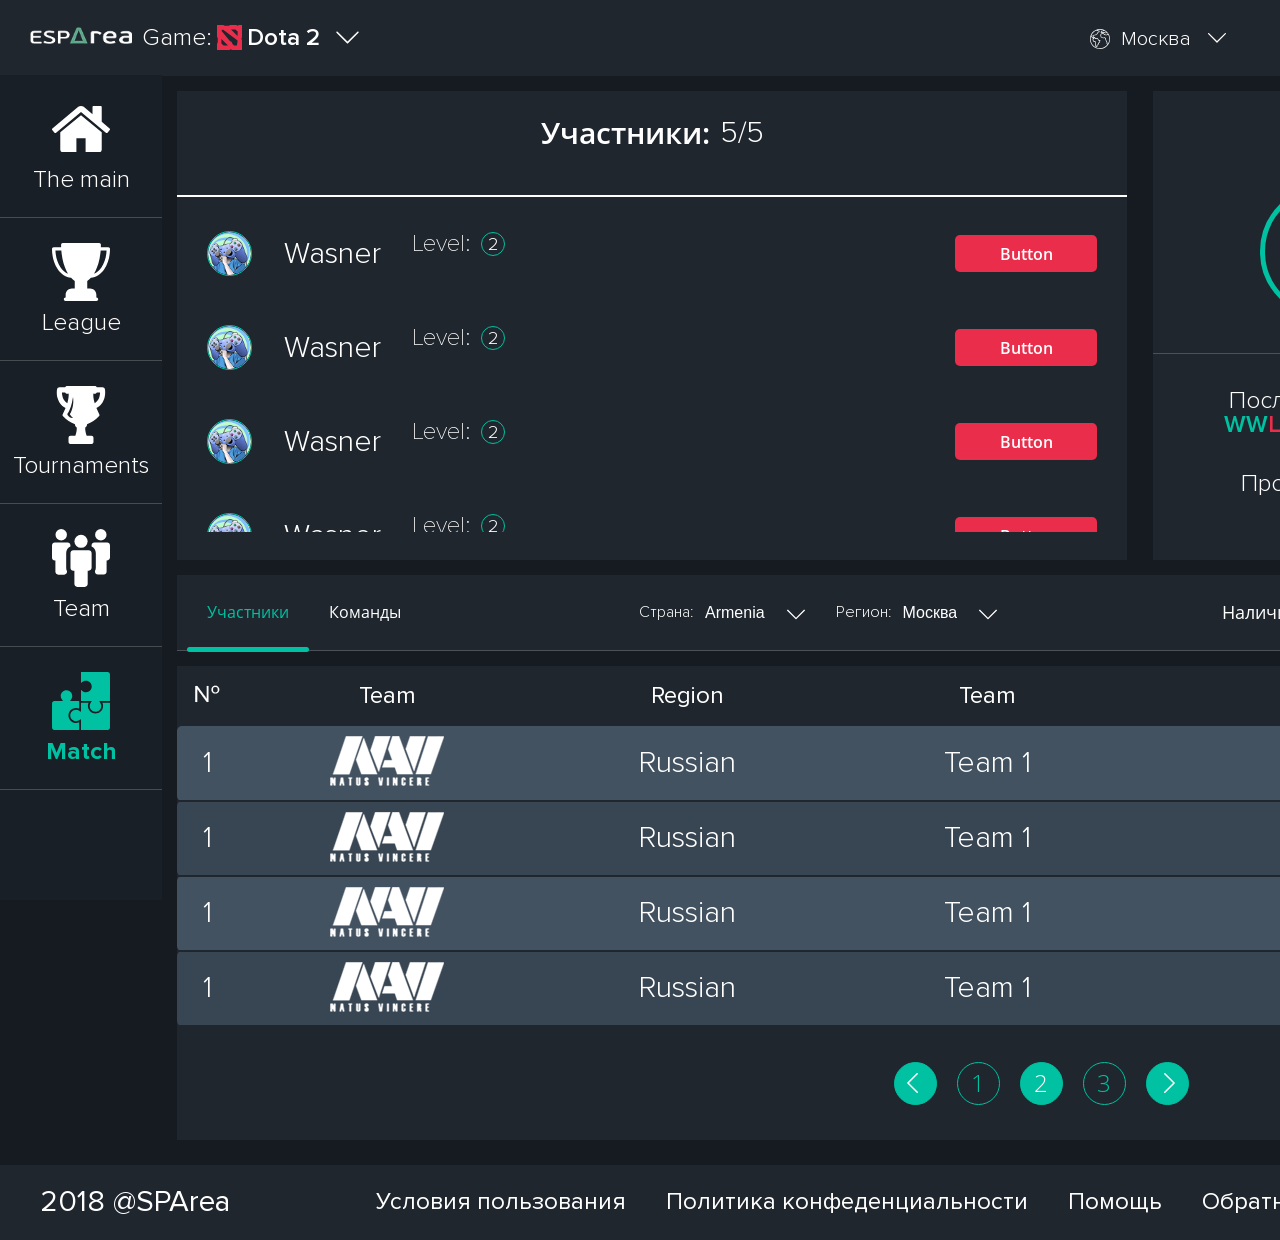
<file: match.html>
<!DOCTYPE html>
<html lang="en">

<head>
    <meta charset="UTF-8">
    <!-- <meta name="viewport" content="width=device-width, initial-scale=1.0">
    <meta http-equiv="X-UA-Compatible" content="ie=edge"> -->
    <link rel="icon" type="imges/png" href="img/favicon/favicon.png">
    <title>Esparea</title>
    <!-- ==================== links-for-styles-start ==================== -->
    <link rel="stylesheet" href="css/jquery.formstyler.css">
    <link rel="stylesheet" href="css/jquery.formstyler.theme.css">
    <link rel="stylesheet" href="css/style.css">
    <link rel="stylesheet" href="css/media.css">

    <!-- ==================== links-for-styles-end ==================== -->


</head>

<body>
    <div class="wrapper">
        <!-- ==================== HTML5-header-start ==================== -->
        <header>
            <div class="header-container">
                <div class="header-cnt d-flex justify-content-between align-items-center">
                    <div class="esparea-logo-game d-flex">
                        <div class="esparea-logo">
                            <a href="index.html"><img src="img/header/logo.png" alt="logo"></a>
                        </div>
                        <div class="esparea-game d-flex align-items-center">
                            <div class="game-title ">
                                <span> Game: </span>
                            </div>
                            <div class="game-name d-flex align-items-center">
                                <svg width="25px" height="25px">
                                    <use xlink:href="img/svg/sprite.svg#dota-logo"></use>
                                </svg>
                                <span>Dota 2</span>
                            </div>
                            <div class="drop-down-img">
                                <svg width="25px" height="25px">
                                    <use xlink:href="img/svg/sprite.svg#down-arrow"></use>
                                </svg>
                            </div>
                        </div>
                    </div>
                    <div class="esparea-profile d-flex justify-content-between align-items-center ">
                        <div class="select-game-proparty language d-flex align-items-center">
                            <div class="select-mode-tittle">
                                <svg width="20px" height="20px">
                                    <use xlink:href="img/svg/sprite.svg#earth"></use>
                                </svg>
                            </div>
                            <div class="select-mode">
                                <label>
                                    <select>
                                        <option value="">Москва</option>
                                        <option value="">Москва 1</option>
                                        <option value="">Москва 2</option>
                                    </select>
                                    <span class="icons">
                                        <svg width="20px" height="20px">
                                            <use xlink:href="img/svg/sprite.svg#down-arrow"></use>
                                        </svg>
                                    </span>
                                </label>

                            </div>
                        </div>
                        <div class="paymen ">
                            <div class="paymen-btn">
                                <svg width="25px" height="25px">
                                    <use xlink:href="img/svg/sprite.svg#notification"></use>
                                </svg>
                            </div>
                            <div class="notification-payments-block">
                                <div class="notification-payments-table">
                                    <table>
                                        <tbody>
                                            <tr class="shown">
                                                <td>
                                                    <div class="data-notific-block d-flex flex-column justify-content-center align-items-center">
                                                        <svg width="20px" height="20px">
                                                            <use xlink:href="img/svg/sprite.svg#dota-logo"></use>
                                                        </svg>
                                                        <span>Пт 20.09.19 00:00</span>
                                                    </div>
                                                </td>
                                                <td>
                                                    <p>Вы получили новый уровень, <span> поздравляем !</span></p>
                                                </td>
                                                <td>
                                                    <div class="notification-level d-flex justify-content-center">
                                                        <span class="d-flex align-items-center justify-content-center">5</span>
                                                    </div>
                                                </td>
                                            </tr>
                                            <tr class="shown">
                                                <td>
                                                    <div class="data-notific-block d-flex flex-column justify-content-center align-items-center">
                                                        <svg width="20px" height="20px">
                                                            <use xlink:href="img/svg/sprite.svg#dota-logo"></use>
                                                        </svg>
                                                        <span>Пт 20.09.19 00:00</span>
                                                    </div>
                                                </td>
                                                <td>
                                                    <p>Вы получили новый уровень, <span> поздравляем !</span></p>
                                                </td>
                                                <td>
                                                    <div class="notification-level d-flex justify-content-center">
                                                        <span class="d-flex align-items-center justify-content-center">5</span>
                                                    </div>
                                                </td>
                                            </tr>
                                            <tr class="shown">
                                                <td>
                                                    <div class="data-notific-block d-flex flex-column justify-content-center align-items-center">
                                                        <svg width="20px" height="20px">
                                                            <use xlink:href="img/svg/sprite.svg#dota-logo"></use>
                                                        </svg>
                                                        <span>Пт 20.09.19 00:00</span>
                                                    </div>
                                                </td>
                                                <td>
                                                    <p>Вы получили новый уровень, <span> поздравляем !</span></p>
                                                </td>
                                                <td>
                                                    <div class="notification-level d-flex justify-content-center">
                                                        <span class="d-flex align-items-center justify-content-center">5</span>
                                                    </div>
                                                </td>
                                            </tr>
                                            <tr>
                                                <td>
                                                    <div class="data-notific-block d-flex flex-column justify-content-center align-items-center">
                                                        <svg width="20px" height="20px">
                                                            <use xlink:href="img/svg/sprite.svg#dota-logo"></use>
                                                        </svg>
                                                        <span>Пт 20.09.19 00:00</span>
                                                    </div>
                                                </td>
                                                <td>
                                                    <p>Вы получили новый уровень, <span> поздравляем !</span></p>
                                                </td>
                                                <td>
                                                    <div class="notification-level d-flex justify-content-center">
                                                        <span class="d-flex align-items-center justify-content-center">5</span>
                                                    </div>
                                                </td>
                                            </tr>
                                            <tr>
                                                <td>
                                                    <div class="data-notific-block d-flex flex-column justify-content-center align-items-center">
                                                        <svg width="20px" height="20px">
                                                            <use xlink:href="img/svg/sprite.svg#dota-logo"></use>
                                                        </svg>
                                                        <span>Пт 20.09.19 00:00</span>
                                                    </div>
                                                </td>
                                                <td>
                                                    <p>Вы получили новый уровень, <span> поздравляем !</span></p>
                                                </td>
                                                <td>
                                                    <div class="notification-level d-flex justify-content-center">
                                                        <span class="d-flex align-items-center justify-content-center">5</span>
                                                    </div>
                                                </td>
                                            </tr>
                                            <tr>
                                                <td>
                                                    <div class="data-notific-block d-flex flex-column justify-content-center align-items-center">
                                                        <svg width="20px" height="20px">
                                                            <use xlink:href="img/svg/sprite.svg#dota-logo"></use>
                                                        </svg>
                                                        <span>Пт 20.09.19 00:00</span>
                                                    </div>
                                                </td>
                                                <td>
                                                    <p>Вы получили новый уровень, <span> поздравляем !</span></p>
                                                </td>
                                                <td>
                                                    <div class="notification-level d-flex justify-content-center">
                                                        <span class="d-flex align-items-center justify-content-center">5</span>
                                                    </div>
                                                </td>
                                            </tr>
                                            <tr>
                                                <td>
                                                    <div class="data-notific-block d-flex flex-column justify-content-center align-items-center">
                                                        <svg width="20px" height="20px">
                                                            <use xlink:href="img/svg/sprite.svg#dota-logo"></use>
                                                        </svg>
                                                        <span>Пт 20.09.19 00:00</span>
                                                    </div>
                                                </td>
                                                <td>
                                                    <p>Вы получили новый уровень, <span> поздравляем !</span></p>
                                                </td>
                                                <td>
                                                    <div class="notification-level d-flex justify-content-center">
                                                        <span class="d-flex align-items-center justify-content-center">5</span>
                                                    </div>
                                                </td>
                                            </tr>
                                            <tr>
                                                <td>
                                                    <div class="data-notific-block d-flex flex-column justify-content-center align-items-center">
                                                        <svg width="20px" height="20px">
                                                            <use xlink:href="img/svg/sprite.svg#dota-logo"></use>
                                                        </svg>
                                                        <span>Пт 20.09.19 00:00</span>
                                                    </div>
                                                </td>
                                                <td>
                                                    <p>Вы получили новый уровень, <span> поздравляем !</span></p>
                                                </td>
                                                <td>
                                                    <div class="notification-level d-flex justify-content-center">
                                                        <span class="d-flex align-items-center justify-content-center">5</span>
                                                    </div>
                                                </td>
                                            </tr>
                                            <tr>
                                                <td>
                                                    <div class="data-notific-block d-flex flex-column justify-content-center align-items-center">
                                                        <svg width="20px" height="20px">
                                                            <use xlink:href="img/svg/sprite.svg#dota-logo"></use>
                                                        </svg>
                                                        <span>Пт 20.09.19 00:00</span>
                                                    </div>
                                                </td>
                                                <td>
                                                    <p>Вы получили новый уровень, <span> поздравляем !</span></p>
                                                </td>
                                                <td>
                                                    <div class="notification-level d-flex justify-content-center">
                                                        <span class="d-flex align-items-center justify-content-center">5</span>
                                                    </div>
                                                </td>
                                            </tr>
                                            <tr>
                                                <td>
                                                    <div class="data-notific-block d-flex flex-column justify-content-center align-items-center">
                                                        <svg width="20px" height="20px">
                                                            <use xlink:href="img/svg/sprite.svg#dota-logo"></use>
                                                        </svg>
                                                        <span>Пт 20.09.19 00:00</span>
                                                    </div>
                                                </td>
                                                <td>
                                                    <p>Вы получили новый уровень, <span> поздравляем !</span></p>
                                                </td>
                                                <td>
                                                    <div class="notification-level d-flex justify-content-center">
                                                        <span class="d-flex align-items-center justify-content-center">5</span>
                                                    </div>
                                                </td>
                                            </tr>
                                        </tbody>
                                    </table>
                                </div>
                                <div class="notification-all d-flex justify-content-center align-items-center">
                                    <p class="open-notification">Отткрить еще увидомления</p>
                                    <p class="close-notification">Закрить увидомления</p>
                                </div>
                                <div class=" notification-all-inpage d-flex justify-content-center align-items-center">
                                    <a href="notification.html">Посмотреть все увидомления</a>
                                </div>
                            </div>
                        </div>
                        <div class="message d-flex align-items-center">
                            <svg width="25px" height="25px">
                                <use xlink:href="img/svg/sprite.svg#message"></use>
                            </svg>
                            <p class="btn-modal" data-val='chat-modal'>Message</p>
                        </div>
                        <div class="friends d-flex align-items-center">
                            <svg width="25px" height="25px">
                                <use xlink:href="img/svg/sprite.svg#friends"></use>
                            </svg>
                            <p class="btn-modal" data-val="friends-modal">Friends</p>
                        </div>
                        <div class="ryzen-wasner d-flex align-items-center">
                            <svg width="20px" height="20px">
                                <use xlink:href="img/svg/sprite.svg#user"></use>
                            </svg>
                            <p>Ryzen Wasner</p>
                            <div class="drop-down-img">
                                <svg width="25px" height="25px">
                                    <use xlink:href="img/svg/sprite.svg#down-arrow"></use>
                                </svg>
                            </div>
                            <div class="drop-down-menu">
                                <ul>
                                    <li><a href="account.html">Аккаунт</a></li>
                                    <li><a href="chat.html">Обратная связь</a></li>
                                    <li><a href="#">Выйти</a></li>
                                </ul>
                            </div>
                        </div>
                    </div>
                </div>
            </div>
        </header>
        <!-- ==================== HTML5-header-end ==================== -->

        <!-- ==================== HTML5-left-menu-start ==================== -->
        <section class="left-menu-container">
            <ul class="d-flex flex-column">
                <li>
                    <a href="index.html" class="d-flex flex-column align-items-center justify-content-center">
                        <svg width="62px" height="58px">
                            <use xlink:href="img/svg/sprite.svg#home"></use>
                        </svg>
                        <span>The main</span>
                    </a>
                </li>
                <li class="">
                    <a href="javascript:void(0)" class="menu-sub  d-flex flex-column align-items-center justify-content-center">
                        <svg width="62px" height="58px">
                            <use xlink:href="img/svg/sprite.svg#league"></use>
                        </svg>
                        <span>League</span>
                    </a>
                    <div class="submenu-league">
                        <ul class="d-flex flex-column align-items-center justify-content-center">
                            <li class="active-sub-menu">
                                <a href="javascript:void(0)" class=" d-flex flex-column justify-content-center align-items-center">
                                    <svg width="62px" height="58px">
                                        <use xlink:href="img/svg/sprite.svg#bronze"></use>
                                    </svg>
                                    <span class=" ">Bronze</span>
                                </a>
                            </li>
                            <li>
                                <a href="javascript:void(0)" class=" d-flex flex-column justify-content-center align-items-center">
                                    <svg width="62px" height="58px">
                                        <use xlink:href="img/svg/sprite.svg#bronze"></use>
                                    </svg>
                                    <span class=" ">Bronze</span>
                                </a>
                            </li>
                            <li>
                                <a href="javascript:void(0)" class=" d-flex flex-column justify-content-center align-items-center">
                                    <svg width="62px" height="58px">
                                        <use xlink:href="img/svg/sprite.svg#bronze"></use>
                                    </svg>
                                    <span class="">Bronze</span>
                                </a>
                            </li>
                            <li>
                                <a href="javascript:void(0)" class=" d-flex flex-column justify-content-center align-items-center">
                                    <svg width="62px" height="58px">
                                        <use xlink:href="img/svg/sprite.svg#bronze"></use>
                                    </svg>
                                    <span class=" ">Bronze</span>
                                </a>
                            </li>
                        </ul>
                        <div class=" menu-close d-flex align-items-center justify-content-center ">
                            <p>Меню</p>
                            <div class="drop-down-img">
                                <svg width="25px" height="25px">
                                    <use xlink:href="img/svg/sprite.svg#down-arrow"></use>
                                </svg>
                            </div>
                        </div>
                    </div>
                </li>
                <li>
                    <a href="tournament.html" class="d-flex flex-column align-items-center justify-content-center">
                        <svg width="62px" height="58px">
                            <use xlink:href="img/svg/sprite.svg#tournaments"></use>
                        </svg>
                        <span>Tournaments</span>
                    </a>
                </li>
                <li>
                    <a href="team.html" class="d-flex flex-column align-items-center justify-content-center">
                        <svg width="62px" height="58px">
                            <use xlink:href="img/svg/sprite.svg#team"></use>
                        </svg>
                        <span>Team</span>
                    </a>
                </li>
                <li>
                    <a href="match.html" class=" menu-active  d-flex flex-column align-items-center justify-content-center">
                        <svg width="62px" height="58px">
                            <use xlink:href="img/svg/sprite.svg#puzle"></use>
                        </svg>
                        <span>Match</span>
                    </a>
                </li>
            </ul>
        </section>
        <!-- ==================== HTML5-left-menu-end ==================== -->

        <!-- ==================== HTML5-match-container-start ==================== -->
        <section class="team-section">
            <div class="container-section ">
                <div class="partners-cnt d-flex justify-content-between">
                    <div class="partner-block pd-none">
                        <div class="partner-block-tittle d-flex align-items-center justify-content-center">
                            <p>Участники:</p>
                            <span>5</span>
                            <i>/</i>
                            <span>5</span>
                        </div>
                        <div class="players-overflow-y">
                            <div class="partners-players d-flex justify-content-between">
                                <div class="player-block">
                                    <div class="player-block-big">
                                        <div class="player-img d-flex align-items-center justify-content-center">
                                            <img src="img/team_section/players.png" alt="players">
                                        </div>
                                        <div class="about-player">
                                            <div class="player-name">
                                                <p>Wasner</p>
                                            </div>
                                            <div class="player-level d-flex justify-content-center">
                                                <p>Level:</p>
                                                <span class="d-flex justify-content-center">2</span>
                                            </div>
                                        </div>
                                    </div>

                                    <div class="esparea-btn bg-btn-red">
                                        <button>
                                            button
                                        </button>
                                    </div>
                                </div>
                                <div class="player-block">
                                    <div class="player-block-big">
                                        <div class="player-img d-flex align-items-center justify-content-center">
                                            <img src="img/team_section/players.png" alt="players">
                                        </div>
                                        <div class="about-player">
                                            <div class="player-name">
                                                <p>Wasner</p>
                                            </div>
                                            <div class="player-level d-flex justify-content-center">
                                                <p>Level:</p>
                                                <span class="d-flex justify-content-center">2</span>
                                            </div>
                                        </div>
                                    </div>

                                    <div class="esparea-btn bg-btn-red">
                                        <button>
                                            button
                                        </button>
                                    </div>
                                </div>
                                <div class="player-block">
                                    <div class="player-block-big">
                                        <div class="player-img d-flex align-items-center justify-content-center">
                                            <img src="img/team_section/players.png" alt="players">
                                        </div>
                                        <div class="about-player">
                                            <div class="player-name">
                                                <p>Wasner</p>
                                            </div>
                                            <div class="player-level d-flex justify-content-center">
                                                <p>Level:</p>
                                                <span class="d-flex justify-content-center">2</span>
                                            </div>
                                        </div>
                                    </div>

                                    <div class="esparea-btn bg-btn-red">
                                        <button>
                                            button
                                        </button>
                                    </div>
                                </div>
                                <div class="player-block">
                                    <div class="player-block-big">
                                        <div class="player-img d-flex align-items-center justify-content-center">
                                            <img src="img/team_section/players.png" alt="players">
                                        </div>
                                        <div class="about-player">
                                            <div class="player-name">
                                                <p>Wasner</p>
                                            </div>
                                            <div class="player-level d-flex justify-content-center">
                                                <p>Level:</p>
                                                <span class="d-flex justify-content-center">2</span>
                                            </div>
                                        </div>
                                    </div>

                                    <div class="esparea-btn bg-btn-red">
                                        <button>
                                            button
                                        </button>
                                    </div>
                                </div>
                                <div class="player-block">
                                    <div class="player-block-big">
                                        <div class="player-img d-flex align-items-center justify-content-center">
                                            <img src="img/team_section/players.png" alt="players">
                                        </div>
                                        <div class="about-player">
                                            <div class="player-name">
                                                <p>Wasner</p>
                                            </div>
                                            <div class="player-level d-flex justify-content-center">
                                                <p>Level:</p>
                                                <span class="d-flex justify-content-center">2</span>
                                            </div>
                                        </div>
                                    </div>

                                    <div class="esparea-btn bg-btn-red">
                                        <button>
                                            button
                                        </button>
                                    </div>
                                </div>

                            </div>
                        </div>

                    </div>
                    <div class="level d-flex flex-column align-items-center">
                        <div class="level-tittle-number d-flex flex-column align-items-center">
                            <div class="level-tittle">
                                <p>Уровень</p>
                            </div>
                            <div class="level-number d-flex justify-content-center">
                                <span class="d-flex justify-content-center align-items-center">10</span>
                            </div>
                        </div>
                        <div class="level-last-match d-flex flex-column align-items-center">
                            <div class="last-match">
                                <p>Последние матчи</p>
                                <span>WW<i>LLLL</i>WWWWW</span>
                            </div>
                            <div class="wins-count">
                                <p>Процент побед</p>
                                <span>10 %</span>
                            </div>
                        </div>
                    </div>
                    <div class="team-partner">
                        <div class="team-partner-tittle-img d-flex flex-column align-items-center ">
                            <div class="team-partner-tittle  d-flex">
                                <div class="teaem-partner-tittle-cnt">
                                    <p>The team</p>
                                </div>
                                <div class="teaem-partner-tittle-setting">
                                    <svg width="25px" height="25px">
                                        <use xlink:href="img/svg/sprite.svg#pen"></use>
                                    </svg>
                                </div>
                            </div>
                            <div class="tram-partner-logo d-flex">
                                <div class="tram-partner-logo-cnt d-flex justify-content-center">
                                    <img id="blah" src="img/team_section/partner-logo.png" alt="partner-logo">
                                </div>
                                <div class="account-change-photo d-flex justify-content-center align-items-center">
                                    <label class="d-flex flex-column justify-content-center">
                                        <img src="img/user_settings/edit.png" alt="edit">
                                        <span>Изменить</span>
                                        <input type='file' id="imgInp" />
                                    </label>
                                </div>





                            </div>
                            <div class="team-partner-game d-flex align-items-center">
                                <svg width="25px" height="25px">
                                    <use xlink:href="img/svg/sprite.svg#dota-logo"></use>
                                </svg>
                                <span>Dota 2 </span>
                            </div>
                        </div>
                        <div class="team-partner-tottle d-flex justify-content-between">
                            <div class="tottle-box d-flex flex-column justify-content-center align-items-center">
                                <span>Турниров</span>
                                <span>10</span>
                            </div>
                            <div class="tottle-box d-flex flex-column justify-content-center align-items-center">
                                <span>Сыграно</span>
                                <span>10</span>
                            </div>
                            <div class="tottle-box d-flex flex-column justify-content-center align-items-center">
                                <span>Побед</span>
                                <span>10</span>
                            </div>
                        </div>
                    </div>
                </div>
                <div class="partners-cnt  ">
                    <div class="team-players-comand d-flex align-items-center justify-content-between">
                        <div class="table-clicks-machs">
                            <ul class="d-flex ">
                                <li class="active-players-comand table-click" data-table='members'>Участники</li>
                                <li class="table-click" data-table='commands'>Команды</li>
                            </ul>
                        </div>

                        <div class="select-game-prop-container d-flex justify-content-between">
                            <div class="select-game-proparty d-flex align-items-center">
                                <div class="select-mode-tittle">
                                    <span>Страна:</span>
                                </div>
                                <div class="select-mode">
                                    <label>
                                        <select>
                                            <option value="">Armenia</option>
                                            <option value="">USA</option>
                                            <option value="">Russian</option>
                                        </select>
                                        <span class="icons">
                                            <svg width="20px" height="20px">
                                                <use xlink:href="img/svg/sprite.svg#down-arrow"></use>
                                            </svg>
                                        </span>
                                    </label>

                                </div>
                            </div>
                            <div class="select-game-proparty d-flex align-items-center">
                                <div class="select-mode-tittle">
                                    <span>Регион:</span>
                                </div>
                                <div class="select-mode">
                                    <label>
                                        <select>
                                            <option value="">Москва</option>
                                            <option value="">Москва 1</option>
                                            <option value="">Москва 2</option>
                                        </select>
                                        <span class="icons">
                                            <svg width="20px" height="20px">
                                                <use xlink:href="img/svg/sprite.svg#down-arrow"></use>
                                            </svg>
                                        </span>
                                    </label>

                                </div>
                            </div>
                        </div>
                        <div class="chacked-cnt d-flex align-items-center">
                            <p>Наличие в команде</p>
                            <label class="switch">
                                <input type="checkbox" checked>
                                <span class="slider round"></span>
                            </label>
                        </div>
                        <div class="search-cnt">
                            <label>
                                <input type="text" placeholder="Свободный поиск">
                                <span class="icons">
                                    <svg width="20px" height="20px">
                                        <use xlink:href="img/svg/sprite.svg#search"></use>
                                    </svg>
                                </span>
                            </label>
                        </div>
                    </div>

                </div>
                <div class="partners-cnt">
                    <div class="partners-table-container" id="members">
                        <table cellspacing="0" cellpadding="0">
                            <thead>
                                <tr>
                                    <td><img src="img/team_section/n.png" alt="N"></td>
                                    <td>Team</td>
                                    <td>Region</td>
                                    <td>Team</td>
                                    <td colspan="1"></td>
                                </tr>
                            </thead>
                            <tbody>
                                <tr>
                                    <td>1</td>
                                    <td>
                                        <img src="img/team_section/tanle-log.png" alt="">
                                    </td>
                                    <td>Russian</td>
                                    <td>Team 1</td>
                                    <td>
                                        <div class="d-flex  align-items-center justify-content-end">
                                            <div class="esparea-btn bg-btn-green">
                                                <button> Button</button>
                                            </div>
                                            <div class="esparea-btn bg-btn-red">
                                                <button> Button</button>
                                            </div>
                                        </div>
                                    </td>
                                </tr>
                                <tr>
                                    <td>1</td>
                                    <td>
                                        <img src="img/team_section/tanle-log.png" alt="">
                                    </td>
                                    <td>Russian</td>
                                    <td>Team 1</td>
                                    <td>
                                        <div class="d-flex  align-items-center justify-content-end">
                                            <div class="esparea-btn bg-btn-green">
                                                <button> Button</button>
                                            </div>
                                            <div class="esparea-btn bg-btn-red">
                                                <button> Button</button>
                                            </div>
                                        </div>
                                    </td>
                                </tr>
                                <tr>
                                    <td>1</td>
                                    <td>
                                        <img src="img/team_section/tanle-log.png" alt="">
                                    </td>
                                    <td>Russian</td>
                                    <td>Team 1</td>
                                    <td>
                                        <div class="d-flex  align-items-center justify-content-end">
                                            <div class="esparea-btn bg-btn-green">
                                                <button> Button</button>
                                            </div>
                                            <div class="esparea-btn bg-btn-red">
                                                <button> Button</button>
                                            </div>
                                        </div>
                                    </td>
                                </tr>
                                <tr>
                                    <td>1</td>
                                    <td>
                                        <img src="img/team_section/tanle-log.png" alt="">
                                    </td>
                                    <td>Russian</td>
                                    <td>Team 1</td>
                                    <td>
                                        <div class="d-flex  align-items-center justify-content-end">
                                            <div class="esparea-btn bg-btn-green">
                                                <button> Button</button>
                                            </div>
                                            <div class="esparea-btn bg-btn-red">
                                                <button> Button</button>
                                            </div>
                                        </div>
                                    </td>
                                </tr>

                            </tbody>
                        </table>

                        <div class="pagination-cotainer d-flex justify-content-center">
                            <ul class="d-flex">
                                <li><a href="" class="prev-arrow d-flex align-items-center justify-content-center">
                                        <img src="img/down-arrow.png" alt="arrow"></a></li>
                                <li><a href="" class="d-flex align-items-center justify-content-center">1</a></li>
                                <li><a href="" class="d-flex align-items-center justify-content-center active-page">2</a></li>
                                <li><a href="" class="d-flex align-items-center justify-content-center">3</a></li>
                                <li><a href="" class="next-arrow d-flex align-items-center justify-content-center"><img
                                            src="img/down-arrow.png" alt="arrow"></a></li>
                            </ul>
                        </div>

                        <!-- <div class="feedback-notification d-flex justify-content-between align-items-center">
                            <div class="feedback-notification-name-btn d-flex">
                                <div class="feedback-notification-name">
                                    <span>Lorem ipsum</span>
                                </div>
                                <div class="esparea-btn bg-btn-green ">
                                    <button>Подробнее</button>
                                </div>
                            </div>
                            <div class="cross-red">
                                <span></span>
                            </div>
                        </div> -->
                    </div>
                    <div class="partners-table-container" id="commands">
                        <table cellspacing="0" cellpadding="0">
                            <thead>
                                <tr>
                                    <td><img src="img/team_section/n.png" alt="N"></td>
                                    <td>Team</td>
                                    <td>Region</td>
                                    <td>Team</td>
                                    <td colspan="1"></td>
                                </tr>
                            </thead>
                            <tbody>
                                <tr>
                                    <td>2</td>
                                    <td>
                                        <img src="img/team_section/tanle-log.png" alt="">
                                    </td>
                                    <td>Russian</td>
                                    <td>Team 1</td>
                                    <td>
                                        <div class="d-flex  align-items-center justify-content-end">
                                            <div class="esparea-btn bg-btn-green">
                                                <button> Button</button>
                                            </div>
                                            <div class="esparea-btn bg-btn-red">
                                                <button> Button</button>
                                            </div>
                                        </div>
                                    </td>
                                </tr>
                                <tr>
                                    <td>2</td>
                                    <td>
                                        <img src="img/team_section/tanle-log.png" alt="">
                                    </td>
                                    <td>Russian</td>
                                    <td>Team 1</td>
                                    <td>
                                        <div class="d-flex  align-items-center justify-content-end">
                                            <div class="esparea-btn bg-btn-green">
                                                <button> Button</button>
                                            </div>
                                            <div class="esparea-btn bg-btn-red">
                                                <button> Button</button>
                                            </div>
                                        </div>
                                    </td>
                                </tr>
                                <tr>
                                    <td>2</td>
                                    <td>
                                        <img src="img/team_section/tanle-log.png" alt="">
                                    </td>
                                    <td>Russian</td>
                                    <td>Team 1</td>
                                    <td>
                                        <div class="d-flex  align-items-center justify-content-end">
                                            <div class="esparea-btn bg-btn-green">
                                                <button> Button</button>
                                            </div>
                                            <div class="esparea-btn bg-btn-red">
                                                <button> Button</button>
                                            </div>
                                        </div>
                                    </td>
                                </tr>


                            </tbody>
                        </table>

                        <div class="pagination-cotainer d-flex justify-content-center">
                            <ul class="d-flex">
                                <li><a href="" class="prev-arrow d-flex align-items-center justify-content-center">
                                        <img src="img/down-arrow.png" alt="arrow"></a></li>
                                <li><a href="" class="d-flex align-items-center justify-content-center">1</a></li>
                                <li><a href="" class="d-flex align-items-center justify-content-center active-page">2</a></li>
                                <li><a href="" class="d-flex align-items-center justify-content-center">3</a></li>
                                <li><a href="" class="next-arrow d-flex align-items-center justify-content-center"><img
                                            src="img/down-arrow.png" alt="arrow"></a></li>
                            </ul>
                        </div>

                        <div class="feedback-notification d-flex justify-content-between align-items-center">
                            <div class="feedback-notification-name-btn d-flex">
                                <div class="feedback-notification-name">
                                    <span>Lorem ipsum</span>
                                </div>
                                <div class="esparea-btn bg-btn-green ">
                                    <button>Подробнее</button>
                                </div>
                            </div>
                            <div class="cross-red">
                                <span></span>
                            </div>
                        </div>
                    </div>
                </div>
            </div>

        </section>


        <!-- ==================== HTML5-macth-container-end ==================== -->


        <!-- ==================== HTML5-footer-container-start ==================== -->
        <footer class="d-flex align-items-center">
            <div class="container">
                <div class="footer-cnt d-flex justify-content-between align-items-center">
                    <div class="footer-logo">
                        <a href="index.html">2018 @SPArea</a>
                    </div>
                    <div class="footer-menu">
                        <ul class="d-flex">
                            <li><a href="">Условия пользования</a></li>
                            <li><a href="">Политика конфеденциальности</a></li>
                            <li><a href="">Помощь</a></li>
                            <li><a href="">Обратная связь</a></li>
                            <li><a href="">Контакты</a></li>
                        </ul>
                    </div>
                    <div class="footer-pages">
                        <div class="account-web-pages-container">
                            <ul class=" d-flex justify-content-between">
                                <li>
                                    <a target="_blank" href="https://www.twitch.tv/">
                                        <svg>
                                            <use xlink:href="img/svg/sprite.svg#twitch"></use>
                                        </svg>

                                    </a>
                                </li>
                                <li>
                                    <a target="_blank" href="https://www.facebook.com/">
                                        <svg>
                                            <use xlink:href="img/svg/sprite.svg#faceboock"></use>
                                        </svg>
                                    </a>
                                </li>
                                <li>
                                    <a target="_blank" href="https://vk.com/">
                                        <svg>
                                            <use xlink:href="img/svg/sprite.svg#vkontakt"></use>
                                        </svg>
                                    </a>
                                </li>
                                <li>
                                    <a target="_blank" href="https://www.youtube.com/">
                                        <svg>
                                            <use xlink:href="img/svg/sprite.svg#youtube"></use>
                                        </svg>
                                    </a>
                                </li>
                            </ul>
                        </div>
                    </div>
                </div>
            </div>
        </footer>
        <!-- ==================== HTML5-footer-container-end ==================== -->
    </div>



    <!-- ==================== HTML5-feedback-notification-start ==================== -->
 	<div class="feedback-notification d-flex justify-content-center align-items-center">
        <div class="feedback-notification-name-btn d-flex">
            <div class="feedback-notification-name">
                <span>Lorem ipsum</span>
            </div>
            <div class="esparea-btn bg-btn-green ">
                <button>Подробнее</button>
            </div>
        </div>
        <div class="cross-red"></div>
    </div>
    <!-- ==================== HTML5-feedback-notification-end ==================== -->



    <!-- ==================== HTML5-modals-start ==================== -->
    <div id="chat-modal" class="modal">
        <div class="modal-content">
            <div class="main-container">
                <span class="close"></span>
                <div class="application-page">

                    <div class="application-page_fix-box">

                        <div class="back-to line-style">
                            <span>Группы</span>
                        </div>
                        <div class="back-to line-style administr">
                            <span>Администрация</span>
                        </div>

                        <div class="fix-box_content">
                            <ul>
                                <li class="line-style">
                                    <a href="#">Lorem ipsum</a>
                                </li>
                                <li class="line-style">
                                    <a href="#" class="active-chat">Lorem ipsum</a>
                                </li>
                                <li class="line-style">
                                    <a href="#">Lorem ipsum</a>
                                </li>
                                <li class="line-style">
                                    <a href="#">Lorem ipsum</a>
                                </li>
                                <li class="line-style">
                                    <a href="#">Lorem ipsum</a>
                                </li>
                                <li class="line-style">
                                    <a href="#">Lorem ipsum</a>
                                </li>
                                <li class="line-style">
                                    <a href="#">Lorem ipsum</a>
                                </li>
                                <li class="line-style">
                                    <a href="#">Lorem ipsum</a>
                                </li>
                                <li class="line-style">
                                    <a href="#">Lorem ipsum</a>
                                </li>
                                <li class="line-style">
                                    <a href="#">Lorem ipsum</a>
                                </li>
                                <li class="line-style">
                                    <a href="#">Lorem ipsum</a>
                                </li>
                                <li class="line-style">
                                    <a href="#">Lorem ipsum</a>
                                </li>
                                <li class="line-style">
                                    <a href="#">Lorem ipsum</a>
                                </li>
                                <li class="line-style">
                                    <a href="#">Lorem ipsum</a>
                                </li>
                            </ul>
                        </div>
                    </div>

                    <div class="application-page_block">

                        <div class="chat-title line-style d-flex justify-content-between align-items-center">
                            <span>Lorem ipsu</span>
                            <div class="chat-settings d-flex align-items-center justify-content-between">
                                <div class="eff-btn">
                                    <button>Добавить в чат</button>
                                </div>
                                <div class="eff-btn setting-btn">
                                    <button class="d-flex justify-content-center">
                                        <svg width="20px" height="20px">
                                            <use xlink:href="img/svg/sprite.svg#setting"></use>
                                        </svg>
                                    </button>
                                </div>
                            </div>
                        </div>

                        <div class="application_block-ok">
                            <div class="application_block-ok_box">
                                <div class="application_block-ok_you">
                                    <div class="chat_sms-name">
                                        <svg width="20px" height="20px">
                                            <use xlink:href="img/svg/sprite.svg#user"></use>
                                        </svg>
                                        <span>Wags ( Swas )</span>
                                    </div>
                                    <div class="chat_sms-you">
                                        <p>Sed ut perspiciatis unde omnis iste natus error sit voluptatem accusantium
                                            doloremque laudantium, totam rem aperiam, eaque ipsa quae ab illo inventore
                                            veritatis et quasi architecto beatae vitae dicta sunt explicabo. Nemo enim
                                            ipsam voluptatem quia voluptas sit aspernatur aut odit aut fugit, sed quia
                                            consequuntur magni dolores eos qui ratione voluptatem sequi nesciunt. Neque
                                            porro quisquam est, qui dolorem ipsum quia dolor sit amet, consectetur,
                                            adipisci velit, sed quia non numquam eius modi tempora incidunt ut labore
                                            et dolore magnam aliquam quaerat voluptatem. Ut enim ad minima veniam, quis
                                            no</p>
                                    </div>
                                </div>
                                <div class="application_block-ok_you">
                                    <div class="chat_sms-name">
                                        <svg width="20px" height="20px">
                                            <use xlink:href="img/svg/sprite.svg#user"></use>
                                        </svg>
                                        <span>Wags ( Swas )</span>
                                    </div>
                                    <div class="chat_sms-you">
                                        <p>Sed ut perspiciatis unde omnis iste natus error sit voluptatem accusantium
                                            doloremque laudantium, totam rem aperiam, eaque ipsa quae ab illo inventore
                                            veritatis et quasi architecto beatae vitae dicta sunt explicabo. Nemo enim
                                            ipsam voluptatem quia voluptas sit aspernatur aut odit aut fugit, sed quia
                                            consequuntur magni dolores eos qui ratione voluptatem sequi nesciunt. Neque
                                            porro quisquam est, qui dolorem ipsum quia dolor sit amet, consectetur,
                                            adipisci velit, sed quia non numquam eius modi tempora incidunt ut labore
                                            et dolore magnam aliquam quaerat voluptatem. Ut enim ad minima veniam, quis
                                            no</p>
                                    </div>
                                </div>
                                <div class="application_block-ok_i">
                                    <div class="chat_sms-name">
                                        <span>Wastr ( Swas )</span>
                                        <svg width="20px" height="20px">
                                            <use xlink:href="img/svg/sprite.svg#user"></use>
                                        </svg>
                                    </div>
                                    <div class="chat_sms-i">
                                        <p>Sed ut perspiciatis unde omnis iste natus error sit voluptatem accusantium
                                            doloremque laudantium.</p>
                                    </div>
                                </div>
                                <div class="application_block-ok_you">
                                    <div class="chat_sms-name">
                                        <svg width="20px" height="20px">
                                            <use xlink:href="img/svg/sprite.svg#user"></use>
                                        </svg>
                                        <span>Wags ( Swas )</span>
                                    </div>
                                    <div class="chat_sms-you">
                                        <p>Sed ut perspiciatis unde omnis iste natus error sit voluptatem accusantium
                                            doloremque laudantium, totam rem aperiam, eaque ipsa quae ab illo inventore
                                            veritatis et quasi architecto beatae vitae dicta sunt explicabo. Nemo enim
                                            ipsam voluptatem quia voluptas sit aspernatur aut odit aut fugit, sed quia
                                            consequuntur magni dolores eos qui ratione voluptatem sequi nesciunt. Neque
                                            porro quisquam est, qui dolorem ipsum quia dolor sit amet, consectetur,
                                            adipisci velit, sed quia non numquam eius modi tempora incidunt ut labore
                                            et dolore magnam aliquam quaerat voluptatem. Ut enim ad minima veniam, quis
                                            no</p>
                                    </div>
                                </div>
                                <div class="application_block-ok_i">
                                    <div class="chat_sms-name">
                                        <span>Wastr ( Swas )</span>
                                        <svg width="20px" height="20px">
                                            <use xlink:href="img/svg/sprite.svg#user"></use>
                                        </svg>
                                    </div>
                                    <div class="chat_sms-i">
                                        <p>Sed ut perspiciatis unde omnis iste natus error sit voluptatem accusantium
                                            doloremque laudantium.</p>
                                    </div>
                                </div>
                                <div class="application_block-ok_i">
                                    <div class="chat_sms-name">
                                        <span>Wastr ( Swas )</span>
                                        <svg width="20px" height="20px">
                                            <use xlink:href="img/svg/sprite.svg#user"></use>
                                        </svg>
                                    </div>
                                    <div class="chat_sms-i">
                                        <p>Sed ut perspiciatis unde omnis iste natus error sit voluptatem accusantium
                                            doloremque laudantium.</p>
                                    </div>
                                </div>
                                <div class="application_block-ok_i">
                                    <div class="chat_sms-name">
                                        <span>Wastr ( Swas )</span>
                                        <svg width="20px" height="20px">
                                            <use xlink:href="img/svg/sprite.svg#user"></use>
                                        </svg>
                                    </div>
                                    <div class="chat_sms-i">
                                        <p>Sed ut perspiciatis unde omnis iste natus error sit voluptatem accusantium
                                            doloremque laudantium.</p>
                                    </div>
                                </div>
                                <div class="application_block-ok_you">
                                    <div class="chat_sms-name">
                                        <svg width="20px" height="20px">
                                            <use xlink:href="img/svg/sprite.svg#user"></use>
                                        </svg>
                                        <span>Wags ( Swas )</span>
                                    </div>
                                    <div class="chat_sms-you">
                                        <p>Sed ut perspiciatis unde omnis iste natus error sit voluptatem accusantium
                                            doloremque laudantium, totam rem aperiam, eaque ipsa quae ab illo inventore
                                            veritatis et quasi architecto beatae vitae dicta sunt explicabo. Nemo enim
                                            ipsam voluptatem quia voluptas sit aspernatur aut odit aut fugit, sed quia
                                            consequuntur magni dolores eos qui ratione voluptatem sequi nesciunt. Neque
                                            porro quisquam est, qui dolorem ipsum quia dolor sit amet, consectetur,
                                            adipisci velit, sed quia non numquam eius modi tempora incidunt ut labore
                                            et dolore magnam aliquam quaerat voluptatem. Ut enim ad minima veniam, quis
                                            no</p>
                                    </div>
                                </div>
                            </div>
                        </div>

                        <div class="application_block-ready">
                            <form action="">
                                <div class="application_block-ready-text">
                                    <textarea placeholder="Введите сообщение..."></textarea>
                                </div>
                                <div class="application_block-ready-send">
                                    <a href="#">
                                        <svg width="73px" height="64px">
                                            <use xlink:href="img/svg/sprite.svg#telegram"></use>
                                        </svg>
                                    </a>
                                </div>
                            </form>
                        </div>
                    </div>
                </div>
            </div>
        </div>
    </div>



    <div id="friends-modal" class="modal">
        <div class="modal-content">
            <div class="friends-container">
                <span class="close"></span>
                <div class="friends-cnt d-flex flex-column">
                    <div class="friends-cnt-header d-flex align-items-center justify-content-between">
                        <div class="friends-request">
                            <ul class="d-flex justify-content-center align-items-center">
                                <li class="active-players-comand table-click" data-table='request-table'>Запросы</li>
                                <li class="table-click" data-table='friends-table'>Друзья</li>
                            </ul>
                        </div>
                        <div class="add-friend-btn eff-btn ">
                            <button>Добавить в друзья</button>
                        </div>
                    </div>
                    <div class="friend-components">
                        <div class="request-block" id="request-table">
                            <div class="request-cnt d-flex justify-content-between align-items-center">
                                <div class="request-tittle d-flex align-items-center justify-content-between">
                                    <div class="request-img">
                                        <img src="img/friend.png" alt="png">
                                    </div>
                                    <div class="request-name">
                                        <span>Wasner ( IGM )</span>
                                    </div>
                                </div>
                                <div class="request-btn esparea-btn bg-btn-green">
                                    <button>Принять запрос</button>
                                </div>
                            </div>
                            <div class="request-cnt d-flex justify-content-between align-items-center">
                                <div class="request-tittle d-flex align-items-center justify-content-between">
                                    <div class="request-img">
                                        <img src="img/friend.png" alt="png">
                                    </div>
                                    <div class="request-name">
                                        <span>Wasner ( IGM )</span>
                                    </div>
                                </div>
                                <div class="request-btn esparea-btn bg-btn-green">
                                    <button>Принять запрос</button>
                                </div>
                            </div>
                            <div class="request-cnt d-flex justify-content-between align-items-center">
                                <div class="request-tittle d-flex align-items-center justify-content-between">
                                    <div class="request-img">
                                        <img src="img/friend.png" alt="png">
                                    </div>
                                    <div class="request-name">
                                        <span>Wasner ( IGM )</span>
                                    </div>
                                </div>
                                <div class="request-btn esparea-btn bg-btn-green">
                                    <button>Принять запрос</button>
                                </div>
                            </div>
                            <div class="request-cnt d-flex justify-content-between align-items-center">
                                <div class="request-tittle d-flex align-items-center justify-content-between">
                                    <div class="request-img">
                                        <img src="img/friend.png" alt="png">
                                    </div>
                                    <div class="request-name">
                                        <span>Wasner ( IGM )</span>
                                    </div>
                                </div>
                                <div class="request-btn esparea-btn bg-btn-green">
                                    <button>Принять запрос</button>
                                </div>
                            </div>
                            <div class="request-cnt d-flex justify-content-between align-items-center">
                                <div class="request-tittle d-flex align-items-center justify-content-between">
                                    <div class="request-img">
                                        <img src="img/friend.png" alt="png">
                                    </div>
                                    <div class="request-name">
                                        <span>Wasner ( IGM )</span>
                                    </div>
                                </div>
                                <div class="request-btn esparea-btn bg-btn-green">
                                    <button>Принять запрос</button>
                                </div>
                            </div>
                            <div class="request-cnt d-flex justify-content-between align-items-center">
                                <div class="request-tittle d-flex align-items-center justify-content-between">
                                    <div class="request-img">
                                        <img src="img/friend.png" alt="png">
                                    </div>
                                    <div class="request-name">
                                        <span>Wasner ( IGM )</span>
                                    </div>
                                </div>
                                <div class="request-btn esparea-btn bg-btn-green">
                                    <button>Принять запрос</button>
                                </div>
                            </div>
                            <div class="request-cnt d-flex justify-content-between align-items-center">
                                <div class="request-tittle d-flex align-items-center justify-content-between">
                                    <div class="request-img">
                                        <img src="img/friend.png" alt="png">
                                    </div>
                                    <div class="request-name">
                                        <span>Wasner ( IGM )</span>
                                    </div>
                                </div>
                                <div class="request-btn esparea-btn bg-btn-green">
                                    <button>Принять запрос</button>
                                </div>
                            </div>
                        </div>
                        <div class="friend-block" id="friends-table">
                            <div class="friends-block-insade d-flex justify-content-between align-items-center">
                                <div class="friends-tittle d-flex align-items-center justify-content-between">
                                    <div class="friends-img">
                                        <img src="img/friend.png" alt="png">
                                    </div>
                                    <div class="friends-name">
                                        <span>Wasner ( IGM )</span>
                                    </div>
                                </div>
                                <div class="friends-btn esparea-btn bg-btn-green">
                                    <button>Отправить сообщение</button>
                                </div>
                            </div>
                            <div class="friends-block-insade d-flex justify-content-between align-items-center">
                                <div class="friends-tittle d-flex align-items-center justify-content-between">
                                    <div class="friends-img">
                                        <img src="img/friend.png" alt="png">
                                    </div>
                                    <div class="friends-name">
                                        <span>Wasner ( IGM )</span>
                                    </div>
                                </div>
                                <div class="friends-btn esparea-btn bg-btn-green">
                                    <button>Отправить сообщение</button>
                                </div>
                            </div>
                            <div class="friends-block-insade d-flex justify-content-between align-items-center">
                                <div class="friends-tittle d-flex align-items-center justify-content-between">
                                    <div class="friends-img">
                                        <img src="img/friend.png" alt="png">
                                    </div>
                                    <div class="friends-name">
                                        <span>Wasner ( IGM )</span>
                                    </div>
                                </div>
                                <div class="friends-btn esparea-btn bg-btn-green">
                                    <button>Отправить сообщение</button>
                                </div>
                            </div>
                            <div class="friends-block-insade d-flex justify-content-between align-items-center">
                                <div class="friends-tittle d-flex align-items-center justify-content-between">
                                    <div class="friends-img">
                                        <img src="img/friend.png" alt="png">
                                    </div>
                                    <div class="friends-name">
                                        <span>Wasner ( IGM )</span>
                                    </div>
                                </div>
                                <div class="friends-btn esparea-btn bg-btn-green">
                                    <button>Отправить сообщение</button>
                                </div>
                            </div>
                            <div class="friends-block-insade d-flex justify-content-between align-items-center">
                                <div class="friends-tittle d-flex align-items-center justify-content-between">
                                    <div class="friends-img">
                                        <img src="img/friend.png" alt="png">
                                    </div>
                                    <div class="friends-name">
                                        <span>Wasner ( IGM )</span>
                                    </div>
                                </div>
                                <div class="friends-btn esparea-btn bg-btn-green">
                                    <button>Отправить сообщение</button>
                                </div>
                            </div>
                            <div class="friends-block-insade d-flex justify-content-between align-items-center">
                                <div class="friends-tittle d-flex align-items-center justify-content-between">
                                    <div class="friends-img">
                                        <img src="img/friend.png" alt="png">
                                    </div>
                                    <div class="friends-name">
                                        <span>Wasner ( IGM )</span>
                                    </div>
                                </div>
                                <div class="friends-btn esparea-btn bg-btn-green">
                                    <button>Отправить сообщение</button>
                                </div>
                            </div>
                        </div>
                    </div>
                </div>
            </div>
        </div>
    </div>
    <!-- ==================== HTML5-modals-end ==================== -->



    <!-- ==================== scripts-start ==================== -->
    <script src="js/jquery-3.2.1.min.js"></script>
    <script src="js/jquery.formstyler.min.js"></script>
    <script src="js/script.js"></script>
    <!-- ==================== scripts-end ==================== -->
    <script>

        $(document).ready(function () {
            $('select').styler();

        })
    </script>
</body>

</html>
</file>
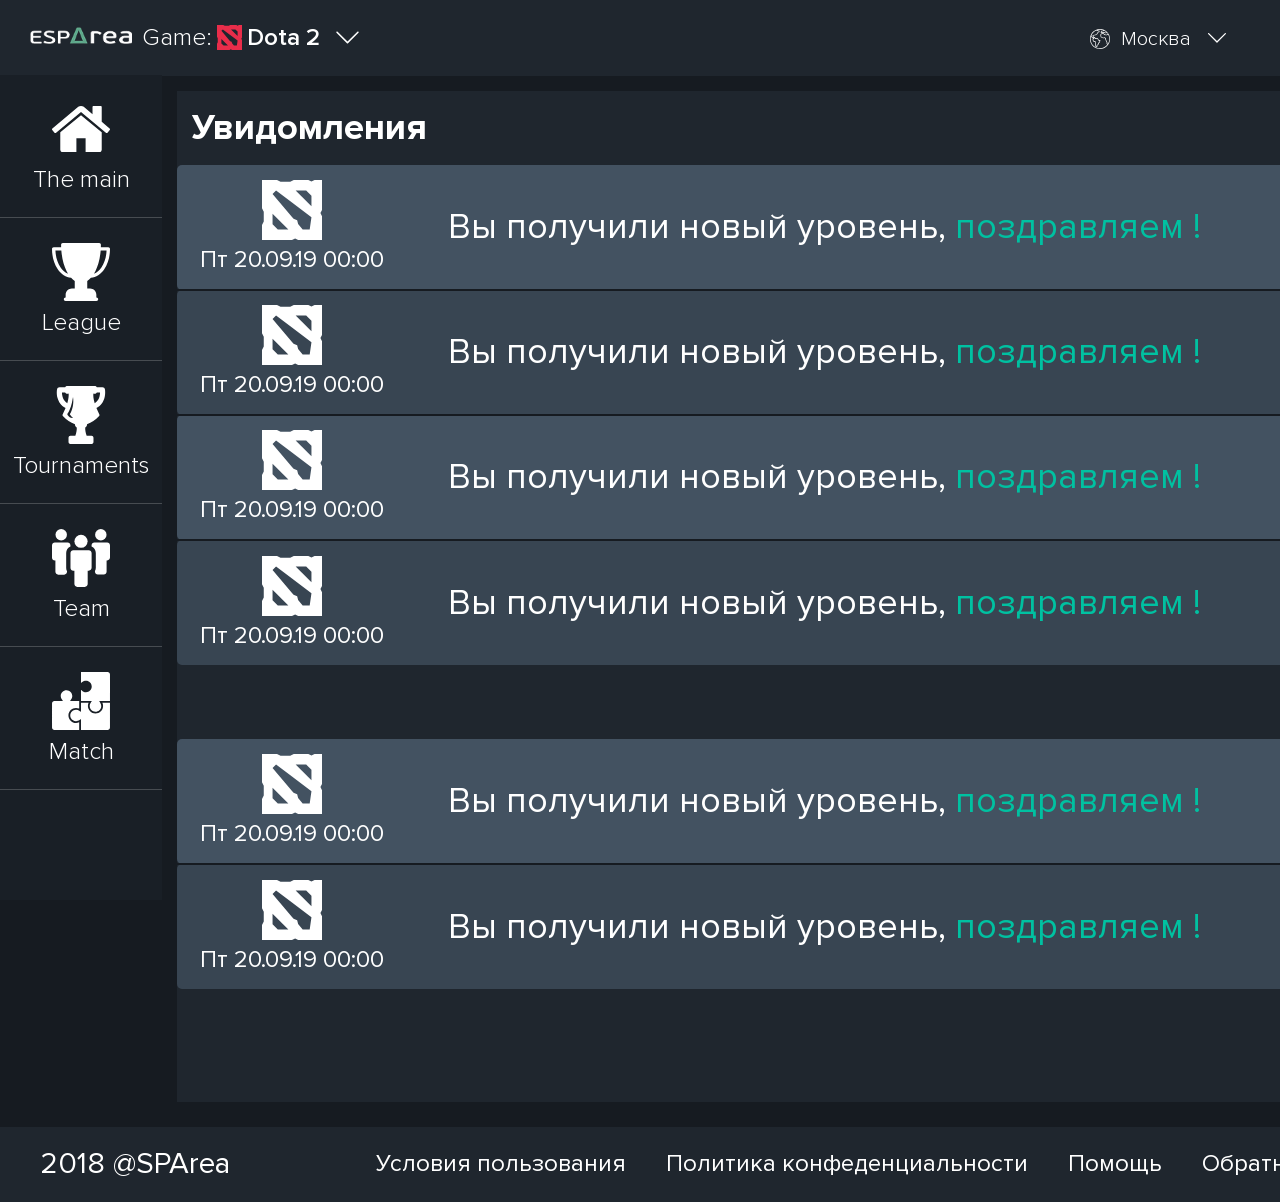
<file: notification.html>
<!DOCTYPE html>
<html lang="en">

<head>
    <meta charset="UTF-8">
    <!-- <meta name="viewport" content="width=device-width, initial-scale=1.0">
    <meta http-equiv="X-UA-Compatible" content="ie=edge"> -->
    <link rel="icon" type="imges/png" href="img/favicon/favicon.png">
    <title>Notification</title>
    <!-- ==================== links-for-styles-start ==================== -->
    <link rel="stylesheet" href="css/jquery.formstyler.css">
    <link rel="stylesheet" href="css/jquery.formstyler.theme.css">
    <link rel="stylesheet" href="css/style.css">
    <link rel="stylesheet" href="css/media.css">

    <!-- ==================== links-for-styles-end ==================== -->


</head>

<body>
    <div class="wrapper">
        <!-- ==================== HTML5-header-start ==================== -->
        <header>
            <div class="header-container">
                <div class="header-cnt d-flex justify-content-between align-items-center">
                    <div class="esparea-logo-game d-flex">
                        <div class="esparea-logo">
                            <a href="index.html"><img src="img/header/logo.png" alt="logo"></a>
                        </div>
                        <div class="esparea-game d-flex align-items-center">
                            <div class="game-title ">
                                <span> Game: </span>
                            </div>
                            <div class="game-name d-flex align-items-center">
                                <svg width="25px" height="25px">
                                    <use xlink:href="img/svg/sprite.svg#dota-logo"></use>
                                </svg>
                                <span>Dota 2</span>
                            </div>
                            <div class="drop-down-img">
                                <svg width="25px" height="25px">
                                    <use xlink:href="img/svg/sprite.svg#down-arrow"></use>
                                </svg>
                            </div>
                        </div>
                    </div>
                    <div class="esparea-profile d-flex justify-content-between align-items-center ">
                        <div class="select-game-proparty language d-flex align-items-center">
                            <div class="select-mode-tittle">
                                <svg width="20px" height="20px">
                                    <use xlink:href="img/svg/sprite.svg#earth"></use>
                                </svg>
                            </div>
                            <div class="select-mode">
                                <label>
                                    <select>
                                        <option value="">Москва</option>
                                        <option value="">Москва 1</option>
                                        <option value="">Москва 2</option>
                                    </select>
                                    <span class="icons">
                                        <svg width="20px" height="20px">
                                            <use xlink:href="img/svg/sprite.svg#down-arrow"></use>
                                        </svg>
                                    </span>
                                </label>

                            </div>
                        </div>
                        <!-- <div class="paymen ">
                            <div class="paymen-btn" data-flag='false'>
                                <svg width="25px" height="25px">
                                    <use xlink:href="img/svg/sprite.svg#notification"></use>
                                </svg>
                            </div>
                            <div class="notification-payments-block" data-flag='false'>
                                <div class="notification-payments-table">
                                    <table>
                                        <tbody>
                                            <tr class="shown">
                                                <td>
                                                    <div class="data-notific-block d-flex flex-column justify-content-center align-items-center">
                                                        <svg width="20px" height="20px">
                                                            <use xlink:href="img/svg/sprite.svg#dota-logo"></use>
                                                        </svg>
                                                        <span>Пт 20.09.19 00:00</span>
                                                    </div>
                                                </td>
                                                <td>
                                                    <p>Вы получили новый уровень, <span> поздравляем !</span></p>
                                                </td>
                                                <td>
                                                    <div class="notification-level d-flex justify-content-center">
                                                        <span class="d-flex align-items-center justify-content-center">5</span>
                                                    </div>
                                                </td>
                                            </tr>
                                            <tr class="shown">
                                                <td>
                                                    <div class="data-notific-block d-flex flex-column justify-content-center align-items-center">
                                                        <svg width="20px" height="20px">
                                                            <use xlink:href="img/svg/sprite.svg#dota-logo"></use>
                                                        </svg>
                                                        <span>Пт 20.09.19 00:00</span>
                                                    </div>
                                                </td>
                                                <td>
                                                    <p>Вы получили новый уровень, <span> поздравляем !</span></p>
                                                </td>
                                                <td>
                                                    <div class="notification-level d-flex justify-content-center">
                                                        <span class="d-flex align-items-center justify-content-center">5</span>
                                                    </div>
                                                </td>
                                            </tr>
                                            <tr class="shown">
                                                <td>
                                                    <div class="data-notific-block d-flex flex-column justify-content-center align-items-center">
                                                        <svg width="20px" height="20px">
                                                            <use xlink:href="img/svg/sprite.svg#dota-logo"></use>
                                                        </svg>
                                                        <span>Пт 20.09.19 00:00</span>
                                                    </div>
                                                </td>
                                                <td>
                                                    <p>Вы получили новый уровень, <span> поздравляем !</span></p>
                                                </td>
                                                <td>
                                                    <div class="notification-level d-flex justify-content-center">
                                                        <span class="d-flex align-items-center justify-content-center">5</span>
                                                    </div>
                                                </td>
                                            </tr>
                                            <tr>
                                                <td>
                                                    <div class="data-notific-block d-flex flex-column justify-content-center align-items-center">
                                                        <svg width="20px" height="20px">
                                                            <use xlink:href="img/svg/sprite.svg#dota-logo"></use>
                                                        </svg>
                                                        <span>Пт 20.09.19 00:00</span>
                                                    </div>
                                                </td>
                                                <td>
                                                    <p>Вы получили новый уровень, <span> поздравляем !</span></p>
                                                </td>
                                                <td>
                                                    <div class="notification-level d-flex justify-content-center">
                                                        <span class="d-flex align-items-center justify-content-center">5</span>
                                                    </div>
                                                </td>
                                            </tr>
                                            <tr>
                                                <td>
                                                    <div class="data-notific-block d-flex flex-column justify-content-center align-items-center">
                                                        <svg width="20px" height="20px">
                                                            <use xlink:href="img/svg/sprite.svg#dota-logo"></use>
                                                        </svg>
                                                        <span>Пт 20.09.19 00:00</span>
                                                    </div>
                                                </td>
                                                <td>
                                                    <p>Вы получили новый уровень, <span> поздравляем !</span></p>
                                                </td>
                                                <td>
                                                    <div class="notification-level d-flex justify-content-center">
                                                        <span class="d-flex align-items-center justify-content-center">5</span>
                                                    </div>
                                                </td>
                                            </tr>
                                            <tr>
                                                <td>
                                                    <div class="data-notific-block d-flex flex-column justify-content-center align-items-center">
                                                        <svg width="20px" height="20px">
                                                            <use xlink:href="img/svg/sprite.svg#dota-logo"></use>
                                                        </svg>
                                                        <span>Пт 20.09.19 00:00</span>
                                                    </div>
                                                </td>
                                                <td>
                                                    <p>Вы получили новый уровень, <span> поздравляем !</span></p>
                                                </td>
                                                <td>
                                                    <div class="notification-level d-flex justify-content-center">
                                                        <span class="d-flex align-items-center justify-content-center">5</span>
                                                    </div>
                                                </td>
                                            </tr>
                                            <tr>
                                                <td>
                                                    <div class="data-notific-block d-flex flex-column justify-content-center align-items-center">
                                                        <svg width="20px" height="20px">
                                                            <use xlink:href="img/svg/sprite.svg#dota-logo"></use>
                                                        </svg>
                                                        <span>Пт 20.09.19 00:00</span>
                                                    </div>
                                                </td>
                                                <td>
                                                    <p>Вы получили новый уровень, <span> поздравляем !</span></p>
                                                </td>
                                                <td>
                                                    <div class="notification-level d-flex justify-content-center">
                                                        <span class="d-flex align-items-center justify-content-center">5</span>
                                                    </div>
                                                </td>
                                            </tr>
                                            <tr>
                                                <td>
                                                    <div class="data-notific-block d-flex flex-column justify-content-center align-items-center">
                                                        <svg width="20px" height="20px">
                                                            <use xlink:href="img/svg/sprite.svg#dota-logo"></use>
                                                        </svg>
                                                        <span>Пт 20.09.19 00:00</span>
                                                    </div>
                                                </td>
                                                <td>
                                                    <p>Вы получили новый уровень, <span> поздравляем !</span></p>
                                                </td>
                                                <td>
                                                    <div class="notification-level d-flex justify-content-center">
                                                        <span class="d-flex align-items-center justify-content-center">5</span>
                                                    </div>
                                                </td>
                                            </tr>
                                            <tr>
                                                <td>
                                                    <div class="data-notific-block d-flex flex-column justify-content-center align-items-center">
                                                        <svg width="20px" height="20px">
                                                            <use xlink:href="img/svg/sprite.svg#dota-logo"></use>
                                                        </svg>
                                                        <span>Пт 20.09.19 00:00</span>
                                                    </div>
                                                </td>
                                                <td>
                                                    <p>Вы получили новый уровень, <span> поздравляем !</span></p>
                                                </td>
                                                <td>
                                                    <div class="notification-level d-flex justify-content-center">
                                                        <span class="d-flex align-items-center justify-content-center">5</span>
                                                    </div>
                                                </td>
                                            </tr>
                                            <tr>
                                                <td>
                                                    <div class="data-notific-block d-flex flex-column justify-content-center align-items-center">
                                                        <svg width="20px" height="20px">
                                                            <use xlink:href="img/svg/sprite.svg#dota-logo"></use>
                                                        </svg>
                                                        <span>Пт 20.09.19 00:00</span>
                                                    </div>
                                                </td>
                                                <td>
                                                    <p>Вы получили новый уровень, <span> поздравляем !</span></p>
                                                </td>
                                                <td>
                                                    <div class="notification-level d-flex justify-content-center">
                                                        <span class="d-flex align-items-center justify-content-center">5</span>
                                                    </div>
                                                </td>
                                            </tr>
                                        </tbody>
                                    </table>
                                </div>
                                <div class="notification-all d-flex justify-content-center align-items-center">
                                  <p class="open-notification">Отткрить еще увидомления</p>
                                    <p class="close-notification">Закрить увидомления</p>
                                </div>
                                <div class=" notification-all-inpage d-flex justify-content-center align-items-center">
                                    <a href="notification.html" target="_blanck">Посмотреть все увидомления</a>
                                </div>
                            </div>
                        </div> -->
                        <div class="message d-flex align-items-center">
                            <svg width="25px" height="25px">
                                <use xlink:href="img/svg/sprite.svg#message"></use>
                            </svg>
                            <p class="btn-modal" data-val='chat-modal'>Message</p>
                        </div>
                        <div class="friends d-flex align-items-center">
                            <svg width="25px" height="25px">
                                <use xlink:href="img/svg/sprite.svg#friends"></use>
                            </svg>
                            <p class="btn-modal" data-val="friends-modal">Friends</p>
                        </div>
                        <div class="ryzen-wasner d-flex align-items-center">
                            <svg width="20px" height="20px">
                                <use xlink:href="img/svg/sprite.svg#user"></use>
                            </svg>
                            <p>Ryzen Wasner</p>
                            <div class="drop-down-img">
                                <svg width="25px" height="25px">
                                    <use xlink:href="img/svg/sprite.svg#down-arrow"></use>
                                </svg>
                            </div>
                            <div class="drop-down-menu">
                                <ul>
                                    <li><a href="account.html">Аккаунт</a></li>
                                    <li><a href="callback.html">Обратная связь</a></li>
                                    <li><a href="#">Выйти</a></li>
                                </ul>
                            </div>
                        </div>
                    </div>
                </div>
            </div>
        </header>
        <!-- ==================== HTML5-header-end ==================== -->

        <!-- ==================== HTML5-left-menu-start ==================== -->
        <section class="left-menu-container">
            <ul class="d-flex flex-column">
                <li>
                    <a href="index.html" class="d-flex flex-column align-items-center justify-content-center">
                        <svg width="62px" height="58px">
                            <use xlink:href="img/svg/sprite.svg#home"></use>
                        </svg>
                        <span>The main</span>
                    </a>
                </li>
                <li class="">
                    <a href="javascript:void(0)" class=" menu-sub  d-flex flex-column align-items-center justify-content-center">
                        <svg width="62px" height="58px">
                            <use xlink:href="img/svg/sprite.svg#league"></use>
                        </svg>
                        <span>League</span>
                    </a>
                    <div class="submenu-league">
                        <ul class="d-flex flex-column align-items-center justify-content-center">
                            <li class="active-sub-menu">
                                <a href="javascript:void(0)" class=" d-flex flex-column justify-content-center align-items-center">
                                    <svg width="62px" height="58px">
                                        <use xlink:href="img/svg/sprite.svg#bronze"></use>
                                    </svg>
                                    <span class=" ">Bronze</span>
                                </a>
                            </li>
                            <li>
                                <a href="javascript:void(0)" class=" d-flex flex-column justify-content-center align-items-center">
                                    <svg width="62px" height="58px">
                                        <use xlink:href="img/svg/sprite.svg#bronze"></use>
                                    </svg>
                                    <span class=" ">Bronze</span>
                                </a>
                            </li>
                            <li>
                                <a href="javascript:void(0)" class=" d-flex flex-column justify-content-center align-items-center">
                                    <svg width="62px" height="58px">
                                        <use xlink:href="img/svg/sprite.svg#bronze"></use>
                                    </svg>
                                    <span class="">Bronze</span>
                                </a>
                            </li>
                            <li>
                                <a href="javascript:void(0)" class=" d-flex flex-column justify-content-center align-items-center">
                                    <svg width="62px" height="58px">
                                        <use xlink:href="img/svg/sprite.svg#bronze"></use>
                                    </svg>
                                    <span class=" ">Bronze</span>
                                </a>
                            </li>
                        </ul>
                        <div class=" menu-close d-flex align-items-center justify-content-center ">
                            <p>Меню</p>
                            <div class="drop-down-img">
                                <svg width="25px" height="25px">
                                    <use xlink:href="img/svg/sprite.svg#down-arrow"></use>
                                </svg>
                            </div>
                        </div>
                    </div>
                </li>
                <li>
                    <a href="tournament.html" class="d-flex flex-column align-items-center justify-content-center">
                        <svg width="62px" height="58px">
                            <use xlink:href="img/svg/sprite.svg#tournaments"></use>
                        </svg>
                        <span>Tournaments</span>
                    </a>
                </li>
                <li>
                    <a href="team.html" class="d-flex flex-column align-items-center justify-content-center">
                        <svg width="62px" height="58px">
                            <use xlink:href="img/svg/sprite.svg#team"></use>
                        </svg>
                        <span>Team</span>
                    </a>
                </li>
                <li>
                    <a href="match.html" class="d-flex flex-column align-items-center justify-content-center">
                        <svg width="62px" height="58px">
                            <use xlink:href="img/svg/sprite.svg#puzle"></use>
                        </svg>
                        <span>Match</span>
                    </a>
                </li>
            </ul>
        </section>
        <!-- ==================== HTML5-left-menu-end ==================== -->

        <!-- ==================== HTML5-notification-container-start ==================== -->
        <section class="notification-section">
            <div class="container-section ">
                <div class="partners-cnt">
                    <div class="notification-blocks">
                        <div class="notification-tittle d-flex justify-content-between align-items-end">
                            <div class="notific-box">
                                <p>Увидомления</p>
                            </div>
                            <div class="notific-day">
                                <p>Последние 7 дней</p>
                            </div>
                        </div>
                        <div class="notification-table">
                            <table cellspacing="0" cellpadding="0">
                                <tbody>
                                    <tr>
                                        <td>
                                            <div class="data-notific-block d-flex flex-column justify-content-center align-items-center">
                                                <svg width="60px" height="60px">
                                                    <use xlink:href="img/svg/sprite.svg#dota-logo"></use>
                                                </svg>
                                                <span>Пт 20.09.19 00:00</span>
                                            </div>
                                        </td>
                                        <td>
                                            <p>Вы получили новый уровень, <span> поздравляем !</span></p>
                                        </td>
                                        <td>
                                            <div class="notification-level d-flex justify-content-end">
                                                <span class="d-flex align-items-center justify-content-center">5</span>
                                            </div>
                                        </td>
                                    </tr>
                                    <tr>
                                        <td>
                                            <div class="data-notific-block d-flex flex-column justify-content-center align-items-center">
                                                <svg width="60px" height="60px">
                                                    <use xlink:href="img/svg/sprite.svg#dota-logo"></use>
                                                </svg>
                                                <span>Пт 20.09.19 00:00</span>
                                            </div>
                                        </td>
                                        <td>
                                            <p>Вы получили новый уровень, <span> поздравляем !</span></p>
                                        </td>
                                        <td>
                                            <div class="notification-level d-flex justify-content-end">
                                                <span class="d-flex align-items-center justify-content-center">5</span>
                                            </div>
                                        </td>
                                    </tr>
                                    <tr>
                                        <td>
                                            <div class="data-notific-block d-flex flex-column justify-content-center align-items-center">
                                                <svg width="60px" height="60px">
                                                    <use xlink:href="img/svg/sprite.svg#dota-logo"></use>
                                                </svg>
                                                <span>Пт 20.09.19 00:00</span>
                                            </div>
                                        </td>
                                        <td>
                                            <p>Вы получили новый уровень, <span> поздравляем !</span></p>
                                        </td>
                                        <td>
                                            <div class="notification-level d-flex justify-content-end">
                                                <span class="d-flex align-items-center justify-content-center">5</span>
                                            </div>
                                        </td>
                                    </tr>
                                    <tr>
                                        <td>
                                            <div class="data-notific-block d-flex flex-column justify-content-center align-items-center">
                                                <svg width="60px" height="60px">
                                                    <use xlink:href="img/svg/sprite.svg#dota-logo"></use>
                                                </svg>
                                                <span>Пт 20.09.19 00:00</span>
                                            </div>
                                        </td>
                                        <td>
                                            <p>Вы получили новый уровень, <span> поздравляем !</span></p>
                                        </td>
                                        <td>
                                            <div class="notification-level d-flex justify-content-end">
                                                <span class="d-flex align-items-center justify-content-center">5</span>
                                            </div>
                                        </td>
                                    </tr>

                                </tbody>
                            </table>
                        </div>
                        <div class="notification-tittle d-flex justify-content-end align-items-end">
                            <div class="notific-day">
                                <p>Предыдущие</p>
                            </div>
                        </div>
                        <div class="notification-table">
                            <table cellspacing="0" cellpadding="0">
                                <tbody>
                                    <tr>
                                        <td>
                                            <div class="data-notific-block d-flex flex-column justify-content-center align-items-center">
                                                <svg width="60px" height="60px">
                                                    <use xlink:href="img/svg/sprite.svg#dota-logo"></use>
                                                </svg>
                                                <span>Пт 20.09.19 00:00</span>
                                            </div>
                                        </td>
                                        <td>
                                            <p>Вы получили новый уровень, <span> поздравляем !</span></p>
                                        </td>
                                        <td>
                                            <div class="notification-level d-flex justify-content-end">
                                                <span class="d-flex align-items-center justify-content-center">5</span>
                                            </div>
                                        </td>
                                    </tr>
                                    <tr>
                                        <td>
                                            <div class="data-notific-block d-flex flex-column justify-content-center align-items-center">
                                                <svg width="60px" height="60px">
                                                    <use xlink:href="img/svg/sprite.svg#dota-logo"></use>
                                                </svg>
                                                <span>Пт 20.09.19 00:00</span>
                                            </div>
                                        </td>
                                        <td>
                                            <p>Вы получили новый уровень, <span> поздравляем !</span></p>
                                        </td>
                                        <td>
                                            <div class="notification-level d-flex justify-content-end">
                                                <span class="d-flex align-items-center justify-content-center">5</span>
                                            </div>
                                        </td>
                                    </tr>
                                </tbody>
                            </table>

                        </div>

                        <div class="pagination-cotainer d-flex justify-content-end">
                            <ul class="d-flex">
                                <li><a href="" class="prev-arrow d-flex align-items-center justify-content-center">
                                        <img src="img/down-arrow.png" alt="arrow"></a></li>
                                <li><a href="" class="d-flex align-items-center justify-content-center">1</a></li>
                                <li><a href="" class="d-flex align-items-center justify-content-center active-page">2</a></li>
                                <li><a href="" class="d-flex align-items-center justify-content-center">3</a></li>
                                <li><a href="" class="next-arrow d-flex align-items-center justify-content-center"><img
                                            src="img/down-arrow.png" alt="arrow"></a></li>
                            </ul>
                        </div>
                    </div>


                </div>

            </div>

        </section>

        <!-- ==================== HTML5-notification-container-end ==================== -->

        <!-- ==================== HTML5-footer-container-start ==================== -->
        <footer class="d-flex align-items-center">
            <div class="container">
                <div class="footer-cnt d-flex justify-content-between align-items-center">
                    <div class="footer-logo">
                        <a href="index.html">2018 @SPArea</a>
                    </div>
                    <div class="footer-menu">
                        <ul class="d-flex">
                            <li><a href="">Условия пользования</a></li>
                            <li><a href="">Политика конфеденциальности</a></li>
                            <li><a href="">Помощь</a></li>
                            <li><a href="">Обратная связь</a></li>
                            <li><a href="">Контакты</a></li>
                        </ul>
                    </div>
                    <div class="footer-pages">
                        <div class="account-web-pages-container">
                            <ul class=" d-flex justify-content-between">
                                <li>
                                    <a target="_blank" href="https://www.twitch.tv/">
                                        <svg>
                                            <use xlink:href="img/svg/sprite.svg#twitch"></use>
                                        </svg>

                                    </a>
                                </li>
                                <li>
                                    <a target="_blank" href="https://www.facebook.com/">
                                        <svg>
                                            <use xlink:href="img/svg/sprite.svg#faceboock"></use>
                                        </svg>
                                    </a>
                                </li>
                                <li>
                                    <a target="_blank" href="https://vk.com/">
                                        <svg>
                                            <use xlink:href="img/svg/sprite.svg#vkontakt"></use>
                                        </svg>
                                    </a>
                                </li>
                                <li>
                                    <a target="_blank" href="https://www.youtube.com/">
                                        <svg>
                                            <use xlink:href="img/svg/sprite.svg#youtube"></use>
                                        </svg>
                                    </a>
                                </li>
                            </ul>
                        </div>
                    </div>
                </div>
            </div>
        </footer>
        <!-- ==================== HTML5-footer-container-end ==================== -->
    </div>





    <!-- ==================== HTML5-modals-start ==================== -->


    <div id="chat-modal" class="modal">
        <div class="modal-content">
            <div class="main-container">
                <span class="close"></span>
                <div class="application-page">

                    <div class="application-page_fix-box">

                        <div class="back-to line-style">
                            <span>Группы</span>
                        </div>
                        <div class="back-to line-style administr">
                            <span>Администрация</span>
                        </div>

                        <div class="fix-box_content">
                            <ul>
                                <li class="line-style">
                                    <a href="#">Lorem ipsum</a>
                                </li>
                                <li class="line-style">
                                    <a href="#" class="active-chat">Lorem ipsum</a>
                                </li>
                                <li class="line-style">
                                    <a href="#">Lorem ipsum</a>
                                </li>
                                <li class="line-style">
                                    <a href="#">Lorem ipsum</a>
                                </li>
                                <li class="line-style">
                                    <a href="#">Lorem ipsum</a>
                                </li>
                                <li class="line-style">
                                    <a href="#">Lorem ipsum</a>
                                </li>
                                <li class="line-style">
                                    <a href="#">Lorem ipsum</a>
                                </li>
                                <li class="line-style">
                                    <a href="#">Lorem ipsum</a>
                                </li>
                                <li class="line-style">
                                    <a href="#">Lorem ipsum</a>
                                </li>
                                <li class="line-style">
                                    <a href="#">Lorem ipsum</a>
                                </li>
                                <li class="line-style">
                                    <a href="#">Lorem ipsum</a>
                                </li>
                                <li class="line-style">
                                    <a href="#">Lorem ipsum</a>
                                </li>
                                <li class="line-style">
                                    <a href="#">Lorem ipsum</a>
                                </li>
                                <li class="line-style">
                                    <a href="#">Lorem ipsum</a>
                                </li>
                            </ul>
                        </div>
                    </div>

                    <div class="application-page_block">

                        <div class="chat-title line-style d-flex justify-content-between align-items-center">
                            <span>Lorem ipsu</span>
                            <div class="chat-settings d-flex align-items-center justify-content-between">
                                <div class="eff-btn">
                                    <button>Добавить в чат</button>
                                </div>
                                <div class="eff-btn setting-btn">
                                    <button class="d-flex justify-content-center">
                                        <svg width="20px" height="20px">
                                            <use xlink:href="img/svg/sprite.svg#setting"></use>
                                        </svg>
                                    </button>
                                </div>
                            </div>
                        </div>

                        <div class="application_block-ok">
                            <div class="application_block-ok_box">
                                <div class="application_block-ok_you">
                                    <div class="chat_sms-name">
                                        <svg width="20px" height="20px">
                                            <use xlink:href="img/svg/sprite.svg#user"></use>
                                        </svg>
                                        <span>Wags ( Swas )</span>
                                    </div>
                                    <div class="chat_sms-you">
                                        <p>Sed ut perspiciatis unde omnis iste natus error sit voluptatem accusantium
                                            doloremque laudantium, totam rem aperiam, eaque ipsa quae ab illo inventore
                                            veritatis et quasi architecto beatae vitae dicta sunt explicabo. Nemo enim
                                            ipsam voluptatem quia voluptas sit aspernatur aut odit aut fugit, sed quia
                                            consequuntur magni dolores eos qui ratione voluptatem sequi nesciunt. Neque
                                            porro quisquam est, qui dolorem ipsum quia dolor sit amet, consectetur,
                                            adipisci velit, sed quia non numquam eius modi tempora incidunt ut labore
                                            et dolore magnam aliquam quaerat voluptatem. Ut enim ad minima veniam, quis
                                            no</p>
                                    </div>
                                </div>
                                <div class="application_block-ok_you">
                                    <div class="chat_sms-name">
                                        <svg width="20px" height="20px">
                                            <use xlink:href="img/svg/sprite.svg#user"></use>
                                        </svg>
                                        <span>Wags ( Swas )</span>
                                    </div>
                                    <div class="chat_sms-you">
                                        <p>Sed ut perspiciatis unde omnis iste natus error sit voluptatem accusantium
                                            doloremque laudantium, totam rem aperiam, eaque ipsa quae ab illo inventore
                                            veritatis et quasi architecto beatae vitae dicta sunt explicabo. Nemo enim
                                            ipsam voluptatem quia voluptas sit aspernatur aut odit aut fugit, sed quia
                                            consequuntur magni dolores eos qui ratione voluptatem sequi nesciunt. Neque
                                            porro quisquam est, qui dolorem ipsum quia dolor sit amet, consectetur,
                                            adipisci velit, sed quia non numquam eius modi tempora incidunt ut labore
                                            et dolore magnam aliquam quaerat voluptatem. Ut enim ad minima veniam, quis
                                            no</p>
                                    </div>
                                </div>
                                <div class="application_block-ok_i">
                                    <div class="chat_sms-name">
                                        <span>Wastr ( Swas )</span>
                                        <svg width="20px" height="20px">
                                            <use xlink:href="img/svg/sprite.svg#user"></use>
                                        </svg>
                                    </div>
                                    <div class="chat_sms-i">
                                        <p>Sed ut perspiciatis unde omnis iste natus error sit voluptatem accusantium
                                            doloremque laudantium.</p>
                                    </div>
                                </div>
                                <div class="application_block-ok_you">
                                    <div class="chat_sms-name">
                                        <svg width="20px" height="20px">
                                            <use xlink:href="img/svg/sprite.svg#user"></use>
                                        </svg>
                                        <span>Wags ( Swas )</span>
                                    </div>
                                    <div class="chat_sms-you">
                                        <p>Sed ut perspiciatis unde omnis iste natus error sit voluptatem accusantium
                                            doloremque laudantium, totam rem aperiam, eaque ipsa quae ab illo inventore
                                            veritatis et quasi architecto beatae vitae dicta sunt explicabo. Nemo enim
                                            ipsam voluptatem quia voluptas sit aspernatur aut odit aut fugit, sed quia
                                            consequuntur magni dolores eos qui ratione voluptatem sequi nesciunt. Neque
                                            porro quisquam est, qui dolorem ipsum quia dolor sit amet, consectetur,
                                            adipisci velit, sed quia non numquam eius modi tempora incidunt ut labore
                                            et dolore magnam aliquam quaerat voluptatem. Ut enim ad minima veniam, quis
                                            no</p>
                                    </div>
                                </div>
                                <div class="application_block-ok_i">
                                    <div class="chat_sms-name">
                                        <span>Wastr ( Swas )</span>
                                        <svg width="20px" height="20px">
                                            <use xlink:href="img/svg/sprite.svg#user"></use>
                                        </svg>
                                    </div>
                                    <div class="chat_sms-i">
                                        <p>Sed ut perspiciatis unde omnis iste natus error sit voluptatem accusantium
                                            doloremque laudantium.</p>
                                    </div>
                                </div>
                                <div class="application_block-ok_i">
                                    <div class="chat_sms-name">
                                        <span>Wastr ( Swas )</span>
                                        <svg width="20px" height="20px">
                                            <use xlink:href="img/svg/sprite.svg#user"></use>
                                        </svg>
                                    </div>
                                    <div class="chat_sms-i">
                                        <p>Sed ut perspiciatis unde omnis iste natus error sit voluptatem accusantium
                                            doloremque laudantium.</p>
                                    </div>
                                </div>
                                <div class="application_block-ok_i">
                                    <div class="chat_sms-name">
                                        <span>Wastr ( Swas )</span>
                                        <svg width="20px" height="20px">
                                            <use xlink:href="img/svg/sprite.svg#user"></use>
                                        </svg>
                                    </div>
                                    <div class="chat_sms-i">
                                        <p>Sed ut perspiciatis unde omnis iste natus error sit voluptatem accusantium
                                            doloremque laudantium.</p>
                                    </div>
                                </div>
                                <div class="application_block-ok_you">
                                    <div class="chat_sms-name">
                                        <svg width="20px" height="20px">
                                            <use xlink:href="img/svg/sprite.svg#user"></use>
                                        </svg>
                                        <span>Wags ( Swas )</span>
                                    </div>
                                    <div class="chat_sms-you">
                                        <p>Sed ut perspiciatis unde omnis iste natus error sit voluptatem accusantium
                                            doloremque laudantium, totam rem aperiam, eaque ipsa quae ab illo inventore
                                            veritatis et quasi architecto beatae vitae dicta sunt explicabo. Nemo enim
                                            ipsam voluptatem quia voluptas sit aspernatur aut odit aut fugit, sed quia
                                            consequuntur magni dolores eos qui ratione voluptatem sequi nesciunt. Neque
                                            porro quisquam est, qui dolorem ipsum quia dolor sit amet, consectetur,
                                            adipisci velit, sed quia non numquam eius modi tempora incidunt ut labore
                                            et dolore magnam aliquam quaerat voluptatem. Ut enim ad minima veniam, quis
                                            no</p>
                                    </div>
                                </div>
                            </div>
                        </div>

                        <div class="application_block-ready">
                            <form action="">
                                <div class="application_block-ready-text">
                                    <textarea placeholder="Введите сообщение..."></textarea>
                                </div>
                                <div class="application_block-ready-send">
                                    <a href="#">
                                        <svg width="73px" height="64px">
                                            <use xlink:href="img/svg/sprite.svg#telegram"></use>
                                        </svg>
                                    </a>
                                </div>
                            </form>
                        </div>
                    </div>
                </div>
            </div>
        </div>
    </div>



    <div id="friends-modal" class="modal">
        <div class="modal-content">
            <div class="friends-container">
                <span class="close"></span>
                <div class="friends-cnt d-flex flex-column">
                    <div class="friends-cnt-header d-flex align-items-center justify-content-between">
                        <div class="friends-request">
                            <ul class="d-flex justify-content-center align-items-center">
                                <li class="active-players-comand table-click" data-table='request-table'>Запросы</li>
                                <li class="table-click" data-table='friends-table'>Друзья</li>
                            </ul>
                        </div>
                        <div class="add-friend-btn eff-btn ">
                            <button>Добавить в друзья</button>
                        </div>
                    </div>
                    <div class="friend-components">
                        <div class="request-block" id="request-table">
                            <div class="request-cnt d-flex justify-content-between align-items-center">
                                <div class="request-tittle d-flex align-items-center justify-content-between">
                                    <div class="request-img">
                                        <img src="img/friend.png" alt="png">
                                    </div>
                                    <div class="request-name">
                                        <span>Wasner ( IGM )</span>
                                    </div>
                                </div>
                                <div class="request-btn esparea-btn bg-btn-green">
                                    <button>Принять запрос</button>
                                </div>
                            </div>
                            <div class="request-cnt d-flex justify-content-between align-items-center">
                                <div class="request-tittle d-flex align-items-center justify-content-between">
                                    <div class="request-img">
                                        <img src="img/friend.png" alt="png">
                                    </div>
                                    <div class="request-name">
                                        <span>Wasner ( IGM )</span>
                                    </div>
                                </div>
                                <div class="request-btn esparea-btn bg-btn-green">
                                    <button>Принять запрос</button>
                                </div>
                            </div>
                            <div class="request-cnt d-flex justify-content-between align-items-center">
                                <div class="request-tittle d-flex align-items-center justify-content-between">
                                    <div class="request-img">
                                        <img src="img/friend.png" alt="png">
                                    </div>
                                    <div class="request-name">
                                        <span>Wasner ( IGM )</span>
                                    </div>
                                </div>
                                <div class="request-btn esparea-btn bg-btn-green">
                                    <button>Принять запрос</button>
                                </div>
                            </div>
                            <div class="request-cnt d-flex justify-content-between align-items-center">
                                <div class="request-tittle d-flex align-items-center justify-content-between">
                                    <div class="request-img">
                                        <img src="img/friend.png" alt="png">
                                    </div>
                                    <div class="request-name">
                                        <span>Wasner ( IGM )</span>
                                    </div>
                                </div>
                                <div class="request-btn esparea-btn bg-btn-green">
                                    <button>Принять запрос</button>
                                </div>
                            </div>
                            <div class="request-cnt d-flex justify-content-between align-items-center">
                                <div class="request-tittle d-flex align-items-center justify-content-between">
                                    <div class="request-img">
                                        <img src="img/friend.png" alt="png">
                                    </div>
                                    <div class="request-name">
                                        <span>Wasner ( IGM )</span>
                                    </div>
                                </div>
                                <div class="request-btn esparea-btn bg-btn-green">
                                    <button>Принять запрос</button>
                                </div>
                            </div>
                            <div class="request-cnt d-flex justify-content-between align-items-center">
                                <div class="request-tittle d-flex align-items-center justify-content-between">
                                    <div class="request-img">
                                        <img src="img/friend.png" alt="png">
                                    </div>
                                    <div class="request-name">
                                        <span>Wasner ( IGM )</span>
                                    </div>
                                </div>
                                <div class="request-btn esparea-btn bg-btn-green">
                                    <button>Принять запрос</button>
                                </div>
                            </div>
                            <div class="request-cnt d-flex justify-content-between align-items-center">
                                <div class="request-tittle d-flex align-items-center justify-content-between">
                                    <div class="request-img">
                                        <img src="img/friend.png" alt="png">
                                    </div>
                                    <div class="request-name">
                                        <span>Wasner ( IGM )</span>
                                    </div>
                                </div>
                                <div class="request-btn esparea-btn bg-btn-green">
                                    <button>Принять запрос</button>
                                </div>
                            </div>
                        </div>
                        <div class="friend-block" id="friends-table">
                            <div class="friends-block-insade d-flex justify-content-between align-items-center">
                                <div class="friends-tittle d-flex align-items-center justify-content-between">
                                    <div class="friends-img">
                                        <img src="img/friend.png" alt="png">
                                    </div>
                                    <div class="friends-name">
                                        <span>Wasner ( IGM )</span>
                                    </div>
                                </div>
                                <div class="friends-btn esparea-btn bg-btn-green">
                                    <button>Отправить сообщение</button>
                                </div>
                            </div>
                            <div class="friends-block-insade d-flex justify-content-between align-items-center">
                                <div class="friends-tittle d-flex align-items-center justify-content-between">
                                    <div class="friends-img">
                                        <img src="img/friend.png" alt="png">
                                    </div>
                                    <div class="friends-name">
                                        <span>Wasner ( IGM )</span>
                                    </div>
                                </div>
                                <div class="friends-btn esparea-btn bg-btn-green">
                                    <button>Отправить сообщение</button>
                                </div>
                            </div>
                            <div class="friends-block-insade d-flex justify-content-between align-items-center">
                                <div class="friends-tittle d-flex align-items-center justify-content-between">
                                    <div class="friends-img">
                                        <img src="img/friend.png" alt="png">
                                    </div>
                                    <div class="friends-name">
                                        <span>Wasner ( IGM )</span>
                                    </div>
                                </div>
                                <div class="friends-btn esparea-btn bg-btn-green">
                                    <button>Отправить сообщение</button>
                                </div>
                            </div>
                            <div class="friends-block-insade d-flex justify-content-between align-items-center">
                                <div class="friends-tittle d-flex align-items-center justify-content-between">
                                    <div class="friends-img">
                                        <img src="img/friend.png" alt="png">
                                    </div>
                                    <div class="friends-name">
                                        <span>Wasner ( IGM )</span>
                                    </div>
                                </div>
                                <div class="friends-btn esparea-btn bg-btn-green">
                                    <button>Отправить сообщение</button>
                                </div>
                            </div>
                            <div class="friends-block-insade d-flex justify-content-between align-items-center">
                                <div class="friends-tittle d-flex align-items-center justify-content-between">
                                    <div class="friends-img">
                                        <img src="img/friend.png" alt="png">
                                    </div>
                                    <div class="friends-name">
                                        <span>Wasner ( IGM )</span>
                                    </div>
                                </div>
                                <div class="friends-btn esparea-btn bg-btn-green">
                                    <button>Отправить сообщение</button>
                                </div>
                            </div>
                            <div class="friends-block-insade d-flex justify-content-between align-items-center">
                                <div class="friends-tittle d-flex align-items-center justify-content-between">
                                    <div class="friends-img">
                                        <img src="img/friend.png" alt="png">
                                    </div>
                                    <div class="friends-name">
                                        <span>Wasner ( IGM )</span>
                                    </div>
                                </div>
                                <div class="friends-btn esparea-btn bg-btn-green">
                                    <button>Отправить сообщение</button>
                                </div>
                            </div>
                        </div>
                    </div>
                </div>
            </div>
        </div>
    </div>
    <!-- ==================== HTML5-modals-end ==================== -->


    <!-- ==================== scripts-start ==================== -->
    <script src="js/jquery-3.2.1.min.js"></script>
    <script src="js/jquery.formstyler.min.js"></script>
    <script src="js/script.js"></script>
    <!-- ==================== scripts-end ==================== -->
    <script>

        $(document).ready(function () {
            $('select').styler();

        })
    </script>

</body>

</html>
</file>
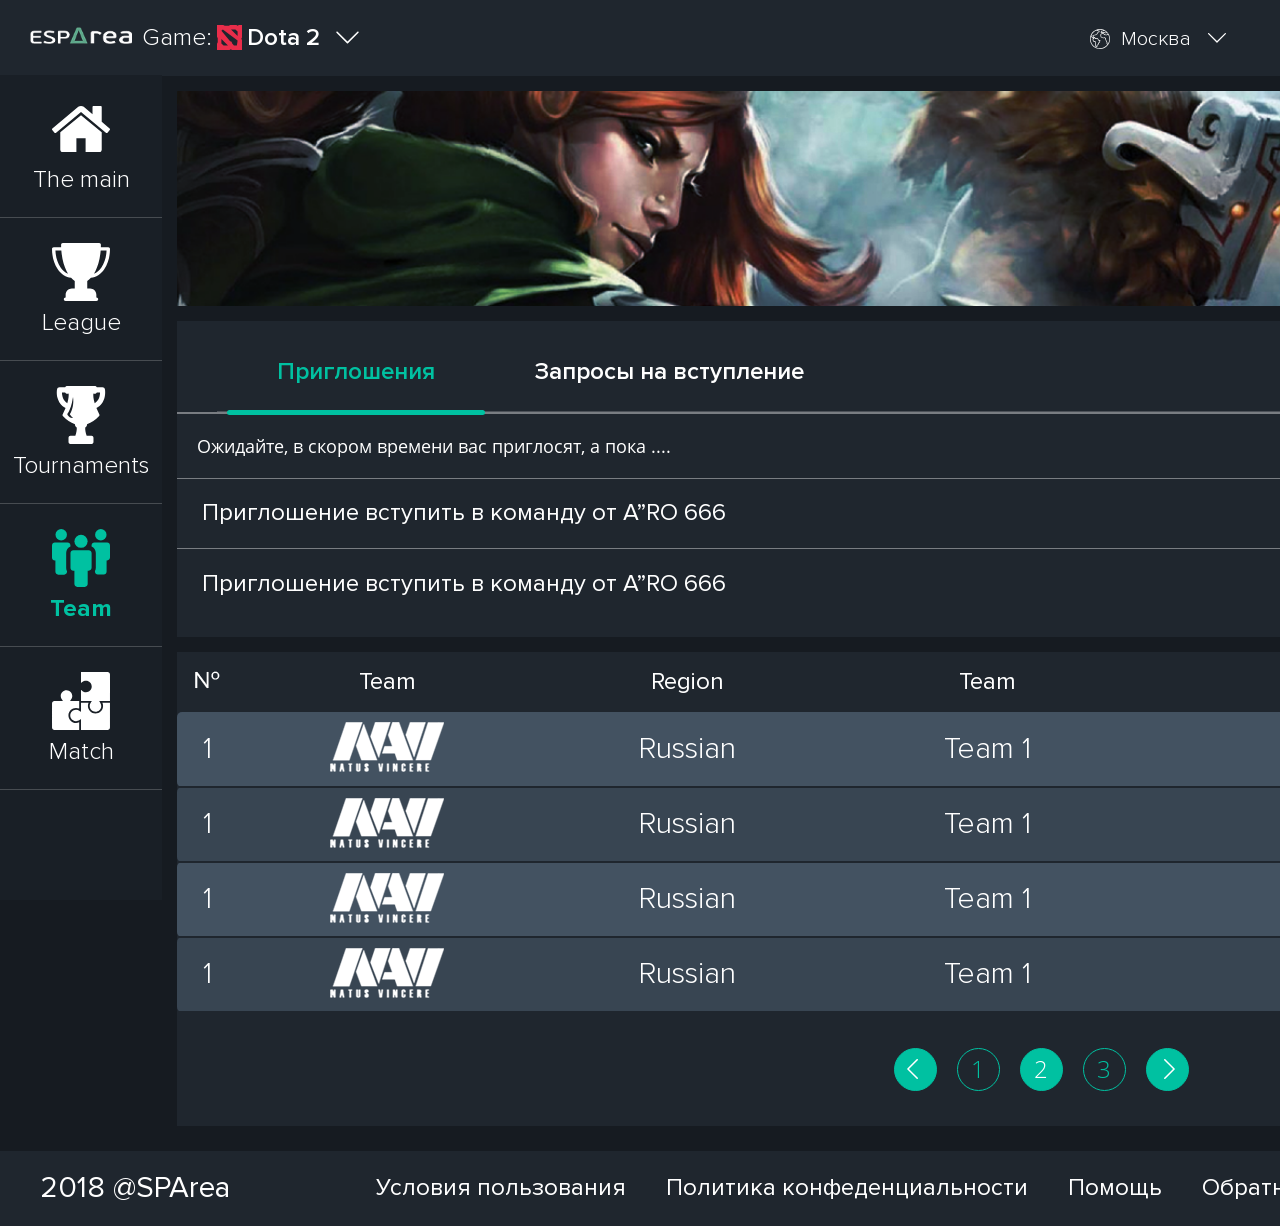
<file: team.html>
<!DOCTYPE html>
<html lang="en">

<head>
    <meta charset="UTF-8">
    <!-- <meta name="viewport" content="width=device-width, initial-scale=1.0">
    <meta http-equiv="X-UA-Compatible" content="ie=edge"> -->
    <link rel="icon" type="imges/png" href="img/favicon/favicon.png">
    <title>Team</title>
    <!-- ==================== links-for-styles-start ==================== -->
    <link rel="stylesheet" href="css/jquery.formstyler.css">
    <link rel="stylesheet" href="css/jquery.formstyler.theme.css">
    <link rel="stylesheet" href="css/style.css">
    <link rel="stylesheet" href="css/media.css">

    <!-- ==================== links-for-styles-end ==================== -->


</head>

<body>
    <div class="wrapper">
        <!-- ==================== HTML5-header-start ==================== -->
        <header>
            <div class="header-container">
                <div class="header-cnt d-flex justify-content-between align-items-center">
                    <div class="esparea-logo-game d-flex">
                        <div class="esparea-logo">
                            <a href="index.html"><img src="img/header/logo.png" alt="logo"></a>
                        </div>
                        <div class="esparea-game d-flex align-items-center">
                            <div class="game-title ">
                                <span> Game: </span>
                            </div>
                            <div class="game-name d-flex align-items-center">
                                <svg width="25px" height="25px">
                                    <use xlink:href="img/svg/sprite.svg#dota-logo"></use>
                                </svg>
                                <span>Dota 2</span>
                            </div>
                            <div class="drop-down-img">
                                <svg width="25px" height="25px">
                                    <use xlink:href="img/svg/sprite.svg#down-arrow"></use>
                                </svg>
                            </div>
                        </div>
                    </div>
                    <div class="esparea-profile d-flex justify-content-between align-items-center ">
                        <div class="select-game-proparty language d-flex align-items-center">
                            <div class="select-mode-tittle">
                                <svg width="20px" height="20px">
                                    <use xlink:href="img/svg/sprite.svg#earth"></use>
                                </svg>
                            </div>
                            <div class="select-mode">
                                <label>
                                    <select>
                                        <option value="">Москва</option>
                                        <option value="">Москва 1</option>
                                        <option value="">Москва 2</option>
                                    </select>
                                    <span class="icons">
                                        <svg width="20px" height="20px">
                                            <use xlink:href="img/svg/sprite.svg#down-arrow"></use>
                                        </svg>
                                    </span>
                                </label>

                            </div>
                        </div>
                        <div class="paymen ">
                            <div class="paymen-btn">
                                <svg width="25px" height="25px">
                                    <use xlink:href="img/svg/sprite.svg#notification"></use>
                                </svg>
                            </div>
                            <div class="notification-payments-block">
                                <div class="notification-payments-table">
                                    <table cellspacing="0" cellpadding="0">
                                        <tbody>
                                            <tr class="shown">
                                                <td>
                                                    <div class="data-notific-block d-flex flex-column justify-content-center align-items-center">
                                                        <svg width="20px" height="20px">
                                                            <use xlink:href="img/svg/sprite.svg#dota-logo"></use>
                                                        </svg>
                                                        <span>Пт 20.09.19 00:00</span>
                                                    </div>
                                                </td>
                                                <td>
                                                    <p>Вы получили новый уровень, <span> поздравляем !</span></p>
                                                </td>
                                                <td>
                                                    <div class="notification-level d-flex justify-content-center">
                                                        <span class="d-flex align-items-center justify-content-center">5</span>
                                                    </div>
                                                </td>
                                            </tr>
                                            <tr class="shown">
                                                <td>
                                                    <div class="data-notific-block d-flex flex-column justify-content-center align-items-center">
                                                        <svg width="20px" height="20px">
                                                            <use xlink:href="img/svg/sprite.svg#dota-logo"></use>
                                                        </svg>
                                                        <span>Пт 20.09.19 00:00</span>
                                                    </div>
                                                </td>
                                                <td>
                                                    <p>Вы получили новый уровень, <span> поздравляем !</span></p>
                                                </td>
                                                <td>
                                                    <div class="notification-level d-flex justify-content-center">
                                                        <span class="d-flex align-items-center justify-content-center">5</span>
                                                    </div>
                                                </td>
                                            </tr>
                                            <tr class="shown">
                                                <td>
                                                    <div class="data-notific-block d-flex flex-column justify-content-center align-items-center">
                                                        <svg width="20px" height="20px">
                                                            <use xlink:href="img/svg/sprite.svg#dota-logo"></use>
                                                        </svg>
                                                        <span>Пт 20.09.19 00:00</span>
                                                    </div>
                                                </td>
                                                <td>
                                                    <p>Вы получили новый уровень, <span> поздравляем !</span></p>
                                                </td>
                                                <td>
                                                    <div class="notification-level d-flex justify-content-center">
                                                        <span class="d-flex align-items-center justify-content-center">5</span>
                                                    </div>
                                                </td>
                                            </tr>
                                            <tr>
                                                <td>
                                                    <div class="data-notific-block d-flex flex-column justify-content-center align-items-center">
                                                        <svg width="20px" height="20px">
                                                            <use xlink:href="img/svg/sprite.svg#dota-logo"></use>
                                                        </svg>
                                                        <span>Пт 20.09.19 00:00</span>
                                                    </div>
                                                </td>
                                                <td>
                                                    <p>Вы получили новый уровень, <span> поздравляем !</span></p>
                                                </td>
                                                <td>
                                                    <div class="notification-level d-flex justify-content-center">
                                                        <span class="d-flex align-items-center justify-content-center">5</span>
                                                    </div>
                                                </td>
                                            </tr>
                                            <tr>
                                                <td>
                                                    <div class="data-notific-block d-flex flex-column justify-content-center align-items-center">
                                                        <svg width="20px" height="20px">
                                                            <use xlink:href="img/svg/sprite.svg#dota-logo"></use>
                                                        </svg>
                                                        <span>Пт 20.09.19 00:00</span>
                                                    </div>
                                                </td>
                                                <td>
                                                    <p>Вы получили новый уровень, <span> поздравляем !</span></p>
                                                </td>
                                                <td>
                                                    <div class="notification-level d-flex justify-content-center">
                                                        <span class="d-flex align-items-center justify-content-center">5</span>
                                                    </div>
                                                </td>
                                            </tr>
                                            <tr>
                                                <td>
                                                    <div class="data-notific-block d-flex flex-column justify-content-center align-items-center">
                                                        <svg width="20px" height="20px">
                                                            <use xlink:href="img/svg/sprite.svg#dota-logo"></use>
                                                        </svg>
                                                        <span>Пт 20.09.19 00:00</span>
                                                    </div>
                                                </td>
                                                <td>
                                                    <p>Вы получили новый уровень, <span> поздравляем !</span></p>
                                                </td>
                                                <td>
                                                    <div class="notification-level d-flex justify-content-center">
                                                        <span class="d-flex align-items-center justify-content-center">5</span>
                                                    </div>
                                                </td>
                                            </tr>
                                            <tr>
                                                <td>
                                                    <div class="data-notific-block d-flex flex-column justify-content-center align-items-center">
                                                        <svg width="20px" height="20px">
                                                            <use xlink:href="img/svg/sprite.svg#dota-logo"></use>
                                                        </svg>
                                                        <span>Пт 20.09.19 00:00</span>
                                                    </div>
                                                </td>
                                                <td>
                                                    <p>Вы получили новый уровень, <span> поздравляем !</span></p>
                                                </td>
                                                <td>
                                                    <div class="notification-level d-flex justify-content-center">
                                                        <span class="d-flex align-items-center justify-content-center">5</span>
                                                    </div>
                                                </td>
                                            </tr>
                                            <tr>
                                                <td>
                                                    <div class="data-notific-block d-flex flex-column justify-content-center align-items-center">
                                                        <svg width="20px" height="20px">
                                                            <use xlink:href="img/svg/sprite.svg#dota-logo"></use>
                                                        </svg>
                                                        <span>Пт 20.09.19 00:00</span>
                                                    </div>
                                                </td>
                                                <td>
                                                    <p>Вы получили новый уровень, <span> поздравляем !</span></p>
                                                </td>
                                                <td>
                                                    <div class="notification-level d-flex justify-content-center">
                                                        <span class="d-flex align-items-center justify-content-center">5</span>
                                                    </div>
                                                </td>
                                            </tr>
                                            <tr>
                                                <td>
                                                    <div class="data-notific-block d-flex flex-column justify-content-center align-items-center">
                                                        <svg width="20px" height="20px">
                                                            <use xlink:href="img/svg/sprite.svg#dota-logo"></use>
                                                        </svg>
                                                        <span>Пт 20.09.19 00:00</span>
                                                    </div>
                                                </td>
                                                <td>
                                                    <p>Вы получили новый уровень, <span> поздравляем !</span></p>
                                                </td>
                                                <td>
                                                    <div class="notification-level d-flex justify-content-center">
                                                        <span class="d-flex align-items-center justify-content-center">5</span>
                                                    </div>
                                                </td>
                                            </tr>
                                            <tr>
                                                <td>
                                                    <div class="data-notific-block d-flex flex-column justify-content-center align-items-center">
                                                        <svg width="20px" height="20px">
                                                            <use xlink:href="img/svg/sprite.svg#dota-logo"></use>
                                                        </svg>
                                                        <span>Пт 20.09.19 00:00</span>
                                                    </div>
                                                </td>
                                                <td>
                                                    <p>Вы получили новый уровень, <span> поздравляем !</span></p>
                                                </td>
                                                <td>
                                                    <div class="notification-level d-flex justify-content-center">
                                                        <span class="d-flex align-items-center justify-content-center">5</span>
                                                    </div>
                                                </td>
                                            </tr>
                                        </tbody>
                                    </table>
                                </div>
                                <div class="notification-all d-flex justify-content-center align-items-center">
                                    <p class="open-notification">Отткрить еще увидомления</p>
                                    <p class="close-notification">Закрить увидомления</p>
                                </div>
                                <div class=" notification-all-inpage d-flex justify-content-center align-items-center">
                                    <a href="notification.html">Посмотреть все увидомления</a>
                                </div>
                            </div>
                        </div>
                        <div class="message d-flex align-items-center">
                            <svg width="25px" height="25px">
                                <use xlink:href="img/svg/sprite.svg#message"></use>
                            </svg>
                            <p class="btn-modal" data-val='chat-modal'>Message</p>
                        </div>
                        <div class="friends d-flex align-items-center">
                            <svg width="25px" height="25px">
                                <use xlink:href="img/svg/sprite.svg#friends"></use>
                            </svg>
                            <p class="btn-modal" data-val="friends-modal">Friends</p>
                        </div>
                        <div class="ryzen-wasner d-flex align-items-center">
                            <svg width="20px" height="20px">
                                <use xlink:href="img/svg/sprite.svg#user"></use>
                            </svg>
                            <p>Ryzen Wasner</p>
                            <div class="drop-down-img">
                                <svg width="25px" height="25px">
                                    <use xlink:href="img/svg/sprite.svg#down-arrow"></use>
                                </svg>
                            </div>
                            <div class="drop-down-menu">
                                <ul>
                                    <li><a href="account.html">Аккаунт</a></li>
                                    <li><a href="callback.html">Обратная связь</a></li>
                                    <li><a href="#">Выйти</a></li>
                                </ul>
                            </div>
                        </div>
                    </div>
                </div>
            </div>
        </header>
        <!-- ==================== HTML5-header-end ==================== -->

        <!-- ==================== HTML5-left-menu-start ==================== -->
        <section class="left-menu-container">
            <ul class="d-flex flex-column">
                <li>
                    <a href="index.html" class="d-flex flex-column align-items-center justify-content-center">
                        <svg width="62px" height="58px">
                            <use xlink:href="img/svg/sprite.svg#home"></use>
                        </svg>
                        <span>The main</span>
                    </a>
                </li>
                <li class="">
                    <a href="javascript:void(0)" class=" menu-sub  d-flex flex-column align-items-center justify-content-center">
                        <svg width="62px" height="58px">
                            <use xlink:href="img/svg/sprite.svg#league"></use>
                        </svg>
                        <span>League</span>
                    </a>
                    <div class="submenu-league">
                        <ul class="d-flex flex-column align-items-center justify-content-center">
                            <li class="active-sub-menu">
                                <a href="javascript:void(0)" class=" d-flex flex-column justify-content-center align-items-center">
                                    <svg width="62px" height="58px">
                                        <use xlink:href="img/svg/sprite.svg#bronze"></use>
                                    </svg>
                                    <span class=" ">Bronze</span>
                                </a>
                            </li>
                            <li>
                                <a href="javascript:void(0)" class=" d-flex flex-column justify-content-center align-items-center">
                                    <svg width="62px" height="58px">
                                        <use xlink:href="img/svg/sprite.svg#bronze"></use>
                                    </svg>
                                    <span class=" ">Bronze</span>
                                </a>
                            </li>
                            <li>
                                <a href="javascript:void(0)" class=" d-flex flex-column justify-content-center align-items-center">
                                    <svg width="62px" height="58px">
                                        <use xlink:href="img/svg/sprite.svg#bronze"></use>
                                    </svg>
                                    <span class="">Bronze</span>
                                </a>
                            </li>
                            <li>
                                <a href="javascript:void(0)" class=" d-flex flex-column justify-content-center align-items-center">
                                    <svg width="62px" height="58px">
                                        <use xlink:href="img/svg/sprite.svg#bronze"></use>
                                    </svg>
                                    <span class=" ">Bronze</span>
                                </a>
                            </li>
                        </ul>
                        <div class=" menu-close d-flex align-items-center justify-content-center ">
                            <p>Меню</p>
                            <div class="drop-down-img">
                                <svg width="25px" height="25px">
                                    <use xlink:href="img/svg/sprite.svg#down-arrow"></use>
                                </svg>
                            </div>
                        </div>
                    </div>
                </li>
                <li>
                    <a href="tournament.html" class="d-flex flex-column align-items-center justify-content-center">
                        <svg width="62px" height="58px">
                            <use xlink:href="img/svg/sprite.svg#tournaments"></use>
                        </svg>
                        <span>Tournaments</span>
                    </a>
                </li>
                <li>
                    <a href="team.html" class=" menu-active d-flex flex-column align-items-center justify-content-center">
                        <svg width="62px" height="58px">
                            <use xlink:href="img/svg/sprite.svg#team"></use>
                        </svg>
                        <span>Team</span>
                    </a>
                </li>
                <li>
                    <a href="match.html" class="d-flex flex-column align-items-center justify-content-center">
                        <svg width="62px" height="58px">
                            <use xlink:href="img/svg/sprite.svg#puzle"></use>
                        </svg>
                        <span>Match</span>
                    </a>
                </li>
            </ul>
        </section>
        <!-- ==================== HTML5-left-menu-end ==================== -->

        <!-- ==================== HTML5-team-container-start ==================== -->
        <section class="team-section">
            <div class="container-section ">
                <div class="partners-cnt">
                    <div class="dashing-headline-cnt d-flex align-items-center justify-content-end">
                        <div class="dashing-headline-block">
                            <div class="dashing-headline-tittle">
                                <p>Лихой заголовок</p>
                            </div>
                            <div class="dashing-headline-inf">
                                <p>Lorem ipsum, dolor sit amet consectetur adipisicing elit.
                                     Natus autem quas facilis perspiciatis nisi maiores impedit id
                                      adipisci ipsam voluptas.</p>
                            </div>
                            <div class="dashing-headline-btn esparea-btn bg-btn-green">
                                    <button class="btn-modal" data-val='crate-comand-modal'>Создать команду</button>
                            </div>
                        </div>
                    </div>
                </div>
                <div class="partners-cnt d-flex justify-content-between">
                    <div class="invitations-cnt">
                        <div class="invitations-cnt-tittle-block">
                            <div class="team-players-comand chat-tables">
                                <div class="table-clicks-machs">
                                    <ul class="d-flex ">
                                        <li class="active-players-comand table-click" data-table='invitation'>Приглошения</li>
                                        <li class="table-click" data-table='request-comand'>Запросы на вступление</li>
                                    </ul>
                                </div>
                            </div>

                        </div>
                        <div class="invitations-cnt-table">
                            <div id="invitation">
                                <div class="finde-invitations-connects">
                                    <p>Ожидайте, в скором времени вас приглосят, а пока ....</p>
                                </div>
                                <table cellspacing="0" cellpadding="0">
                                    <tbody>
                                        <tr>
                                            <td>Приглошение вступить в команду от A”RO 666</td>
                                            <td>
                                                <div class="d-flex  align-items-center justify-content-end">
                                                    <div class="esparea-btn bg-btn-green">
                                                        <button> Принять</button>
                                                    </div>
                                                    <div class="esparea-btn bg-btn-red">
                                                        <button> Отклонить</button>
                                                    </div>
                                                </div>
                                            </td>
                                        </tr>
                                        <tr>
                                            <td>Приглошение вступить в команду от A”RO 666</td>
                                            <td>
                                                <div class="d-flex  align-items-center justify-content-end">
                                                    <div class="esparea-btn bg-btn-green">
                                                        <button> Принять</button>
                                                    </div>
                                                    <div class="esparea-btn bg-btn-red">
                                                        <button> Отклонить</button>
                                                    </div>
                                                </div>
                                            </td>
                                        </tr>
                                        <tr>
                                            <td>Приглошение вступить в команду от A”RO 666</td>
                                            <td>
                                                <div class="d-flex  align-items-center justify-content-end">
                                                    <div class="esparea-btn bg-btn-green">
                                                        <button> Принять</button>
                                                    </div>
                                                    <div class="esparea-btn bg-btn-red">
                                                        <button> Отклонить</button>
                                                    </div>
                                                </div>
                                            </td>
                                        </tr>
                                        <tr>
                                            <td>Приглошение вступить в команду от A”RO 666</td>
                                            <td>
                                                <div class="d-flex  align-items-center justify-content-end">
                                                    <div class="esparea-btn bg-btn-green">
                                                        <button> Принять</button>
                                                    </div>
                                                    <div class="esparea-btn bg-btn-red">
                                                        <button> Отклонить</button>
                                                    </div>
                                                </div>
                                            </td>
                                        </tr>
                                        <tr>
                                            <td>Приглошение вступить в команду от A”RO 666</td>
                                            <td>
                                                <div class="d-flex  align-items-center justify-content-end">
                                                    <div class="esparea-btn bg-btn-green">
                                                        <button> Принять</button>
                                                    </div>
                                                    <div class="esparea-btn bg-btn-red">
                                                        <button> Отклонить</button>
                                                    </div>
                                                </div>
                                            </td>
                                        </tr>
                                        <tr>
                                            <td>Приглошение вступить в команду от A”RO 666</td>
                                            <td>
                                                <div class="d-flex  align-items-center justify-content-end">
                                                    <div class="esparea-btn bg-btn-green">
                                                        <button> Принять</button>
                                                    </div>
                                                    <div class="esparea-btn bg-btn-red">
                                                        <button> Отклонить</button>
                                                    </div>
                                                </div>
                                            </td>
                                        </tr>
                                        <tr>
                                            <td>Приглошение вступить в команду от A”RO 666</td>
                                            <td>
                                                <div class="d-flex  align-items-center justify-content-end">
                                                    <div class="esparea-btn bg-btn-green">
                                                        <button> Принять</button>
                                                    </div>
                                                    <div class="esparea-btn bg-btn-red">
                                                        <button> Отклонить</button>
                                                    </div>
                                                </div>
                                            </td>
                                        </tr>
                                    </tbody>
                                </table>
                            </div>
                            <div id="request-comand">
                                <div class="finde-invitations-connects">
                                    <p>Ожидайте, в скором времени вас приглосят, а пока ....</p>
                                </div>
                                <table cellspacing="0" cellpadding="0">
                                    <tbody>
                                        <tr>
                                            <td>Запросы вступить в команду от A”RO 666</td>
                                            <td>
                                                <div class="d-flex  align-items-center justify-content-end">
                                                    <div class="esparea-btn bg-btn-green">
                                                        <button> Принять</button>
                                                    </div>
                                                    <div class="esparea-btn bg-btn-red">
                                                        <button> Отклонить</button>
                                                    </div>
                                                </div>
                                            </td>
                                        </tr>
                                        <tr>
                                            <td>Запросы вступить в команду от A”RO 666</td>
                                            <td>
                                                <div class="d-flex  align-items-center justify-content-end">
                                                    <div class="esparea-btn bg-btn-green">
                                                        <button> Принять</button>
                                                    </div>
                                                    <div class="esparea-btn bg-btn-red">
                                                        <button> Отклонить</button>
                                                    </div>
                                                </div>
                                            </td>
                                        </tr>
                                        <tr>
                                            <td>Запросы вступить в команду от A”RO 666</td>
                                            <td>
                                                <div class="d-flex  align-items-center justify-content-end">
                                                    <div class="esparea-btn bg-btn-green">
                                                        <button> Принять</button>
                                                    </div>
                                                    <div class="esparea-btn bg-btn-red">
                                                        <button> Отклонить</button>
                                                    </div>
                                                </div>
                                            </td>
                                        </tr>
                                        <tr>
                                            <td>Запросы вступить в команду от A”RO 666</td>
                                            <td>
                                                <div class="d-flex  align-items-center justify-content-end">
                                                    <div class="esparea-btn bg-btn-green">
                                                        <button> Принять</button>
                                                    </div>
                                                    <div class="esparea-btn bg-btn-red">
                                                        <button> Отклонить</button>
                                                    </div>
                                                </div>
                                            </td>
                                        </tr>
                                    </tbody>
                                </table>
                            </div>

                        </div>
                    </div>
                </div>
                <div class="partners-cnt">
                    <div class="partners-table-container" id="members">
                        <table cellspacing="0" cellpadding="0">
                            <thead>
                                <tr>
                                    <td><img src="img/team_section/n.png" alt="N"></td>
                                    <td>Team</td>
                                    <td>Region</td>
                                    <td>Team</td>
                                    <td colspan="1"></td>
                                </tr>
                            </thead>
                            <tbody>
                                <tr>
                                    <td>1</td>
                                    <td>
                                        <img src="img/team_section/tanle-log.png" alt="">
                                    </td>
                                    <td>Russian</td>
                                    <td>Team 1</td>
                                    <td>
                                        <div class="d-flex  align-items-center justify-content-end">
                                            <div class="esparea-btn bg-btn-green">
                                                <button> Button</button>
                                            </div>
                                            <div class="esparea-btn bg-btn-red">
                                                <button> Button</button>
                                            </div>
                                        </div>
                                    </td>
                                </tr>
                                <tr>
                                    <td>1</td>
                                    <td>
                                        <img src="img/team_section/tanle-log.png" alt="">
                                    </td>
                                    <td>Russian</td>
                                    <td>Team 1</td>
                                    <td>
                                        <div class="d-flex  align-items-center justify-content-end">
                                            <div class="esparea-btn bg-btn-green">
                                                <button> Button</button>
                                            </div>
                                            <div class="esparea-btn bg-btn-red">
                                                <button> Button</button>
                                            </div>
                                        </div>
                                    </td>
                                </tr>
                                <tr>
                                    <td>1</td>
                                    <td>
                                        <img src="img/team_section/tanle-log.png" alt="">
                                    </td>
                                    <td>Russian</td>
                                    <td>Team 1</td>
                                    <td>
                                        <div class="d-flex  align-items-center justify-content-end">
                                            <div class="esparea-btn bg-btn-green">
                                                <button> Button</button>
                                            </div>
                                            <div class="esparea-btn bg-btn-red">
                                                <button> Button</button>
                                            </div>
                                        </div>
                                    </td>
                                </tr>
                                <tr>
                                    <td>1</td>
                                    <td>
                                        <img src="img/team_section/tanle-log.png" alt="">
                                    </td>
                                    <td>Russian</td>
                                    <td>Team 1</td>
                                    <td>
                                        <div class="d-flex  align-items-center justify-content-end">
                                            <div class="esparea-btn bg-btn-green">
                                                <button> Button</button>
                                            </div>
                                            <div class="esparea-btn bg-btn-red">
                                                <button> Button</button>
                                            </div>
                                        </div>
                                    </td>
                                </tr>

                            </tbody>
                        </table>
                        <div class="pagination-cotainer d-flex justify-content-center">
                            <ul class="d-flex">
                                <li><a href="" class="prev-arrow d-flex align-items-center justify-content-center">
                                        <img src="img/down-arrow.png" alt="arrow"></a></li>
                                <li><a href="" class="d-flex align-items-center justify-content-center">1</a></li>
                                <li><a href="" class="d-flex align-items-center justify-content-center active-page">2</a></li>
                                <li><a href="" class="d-flex align-items-center justify-content-center">3</a></li>
                                <li><a href="" class="next-arrow d-flex align-items-center justify-content-center"><img
                                            src="img/down-arrow.png" alt="arrow"></a></li>
                            </ul>
                        </div>
                    </div>
                    <div class="partners-table-container" id="commands">
                        <table cellspacing="0" cellpadding="0">
                            <thead>
                                <tr>
                                    <td><img src="img/team_section/n.png" alt="N"></td>
                                    <td>Team</td>
                                    <td>Region</td>
                                    <td>Team</td>
                                    <td colspan="1"></td>
                                </tr>
                            </thead>
                            <tbody>
                                <tr>
                                    <td>2</td>
                                    <td>
                                        <img src="img/team_section/tanle-log.png" alt="">
                                    </td>
                                    <td>Russian</td>
                                    <td>Team 1</td>
                                    <td>
                                        <div class="d-flex  align-items-center justify-content-end">
                                            <div class="esparea-btn bg-btn-green">
                                                <button> Button</button>
                                            </div>
                                            <div class="esparea-btn bg-btn-red">
                                                <button> Button</button>
                                            </div>
                                        </div>
                                    </td>
                                </tr>
                                <tr>
                                    <td>2</td>
                                    <td>
                                        <img src="img/team_section/tanle-log.png" alt="">
                                    </td>
                                    <td>Russian</td>
                                    <td>Team 1</td>
                                    <td>
                                        <div class="d-flex  align-items-center justify-content-end">
                                            <div class="esparea-btn bg-btn-green">
                                                <button> Button</button>
                                            </div>
                                            <div class="esparea-btn bg-btn-red">
                                                <button> Button</button>
                                            </div>
                                        </div>
                                    </td>
                                </tr>
                                <tr>
                                    <td>2</td>
                                    <td>
                                        <img src="img/team_section/tanle-log.png" alt="">
                                    </td>
                                    <td>Russian</td>
                                    <td>Team 1</td>
                                    <td>
                                        <div class="d-flex  align-items-center justify-content-end">
                                            <div class="esparea-btn bg-btn-green">
                                                <button> Button</button>
                                            </div>
                                            <div class="esparea-btn bg-btn-red">
                                                <button> Button</button>
                                            </div>
                                        </div>
                                    </td>
                                </tr>


                            </tbody>
                        </table>

                        <div class="pagination-cotainer d-flex justify-content-center">
                            <ul class="d-flex">
                                <li><a href="" class="prev-arrow d-flex align-items-center justify-content-center">
                                        <img src="img/down-arrow.png" alt="arrow"></a></li>
                                <li><a href="" class="d-flex align-items-center justify-content-center">1</a></li>
                                <li><a href="" class="d-flex align-items-center justify-content-center active-page">2</a></li>
                                <li><a href="" class="d-flex align-items-center justify-content-center">3</a></li>
                                <li><a href="" class="next-arrow d-flex align-items-center justify-content-center"><img
                                            src="img/down-arrow.png" alt="arrow"></a></li>
                            </ul>
                        </div>

                    </div>
                    <div class="partners-table-container" id="tha-main-1">
                        <table cellspacing="0" cellpadding="0">
                            <thead>
                                <tr>
                                    <td><img src="img/team_section/n.png" alt="N"></td>
                                    <td>Team</td>
                                    <td>Region</td>
                                    <td>Team</td>
                                    <td colspan="1"></td>
                                </tr>
                            </thead>
                            <tbody>
                                <tr>
                                    <td>3</td>
                                    <td>
                                        <img src="img/team_section/tanle-log.png" alt="">
                                    </td>
                                    <td>Russian</td>
                                    <td>Team 1</td>
                                    <td>
                                        <div class="d-flex  align-items-center justify-content-end">
                                            <div class="esparea-btn bg-btn-green">
                                                <button> Button</button>
                                            </div>
                                            <div class="esparea-btn bg-btn-red">
                                                <button> Button</button>
                                            </div>
                                        </div>
                                    </td>
                                </tr>
                                <tr>
                                    <td>3</td>
                                    <td>
                                        <img src="img/team_section/tanle-log.png" alt="">
                                    </td>
                                    <td>Russian</td>
                                    <td>Team 1</td>
                                    <td>
                                        <div class="d-flex  align-items-center justify-content-end">
                                            <div class="esparea-btn bg-btn-green">
                                                <button> Button</button>
                                            </div>
                                            <div class="esparea-btn bg-btn-red">
                                                <button> Button</button>
                                            </div>
                                        </div>
                                    </td>
                                </tr>
                                <tr>
                                    <td>3</td>
                                    <td>
                                        <img src="img/team_section/tanle-log.png" alt="">
                                    </td>
                                    <td>Russian</td>
                                    <td>Team 1</td>
                                    <td>
                                        <div class="d-flex  align-items-center justify-content-end">
                                            <div class="esparea-btn bg-btn-green">
                                                <button> Button</button>
                                            </div>
                                            <div class="esparea-btn bg-btn-red">
                                                <button> Button</button>
                                            </div>
                                        </div>
                                    </td>
                                </tr>
                                <tr>
                                    <td>3</td>
                                    <td>
                                        <img src="img/team_section/tanle-log.png" alt="">
                                    </td>
                                    <td>Russian</td>
                                    <td>Team 1</td>
                                    <td>
                                        <div class="d-flex  align-items-center justify-content-end">
                                            <div class="esparea-btn bg-btn-green">
                                                <button> Button</button>
                                            </div>
                                            <div class="esparea-btn bg-btn-red">
                                                <button> Button</button>
                                            </div>
                                        </div>
                                    </td>
                                </tr>

                            </tbody>
                        </table>

                        <div class="pagination-cotainer d-flex justify-content-center">
                            <ul class="d-flex">
                                <li><a href="" class="prev-arrow d-flex align-items-center justify-content-center">
                                        <img src="img/down-arrow.png" alt="arrow"></a></li>
                                <li><a href="" class="d-flex align-items-center justify-content-center">1</a></li>
                                <li><a href="" class="d-flex align-items-center justify-content-center active-page">2</a></li>
                                <li><a href="" class="d-flex align-items-center justify-content-center">3</a></li>
                                <li><a href="" class="next-arrow d-flex align-items-center justify-content-center"><img
                                            src="img/down-arrow.png" alt="arrow"></a></li>
                            </ul>
                        </div>

                    </div>
                    <div class="partners-table-container" id="tha-main-2">
                        <table cellspacing="0" cellpadding="0">
                            <thead>
                                <tr>
                                    <td><img src="img/team_section/n.png" alt="N"></td>
                                    <td>Team</td>
                                    <td>Region</td>
                                    <td>Team</td>
                                    <td colspan="1"></td>
                                </tr>
                            </thead>
                            <tbody>
                                <tr>
                                    <td>4</td>
                                    <td>
                                        <img src="img/team_section/tanle-log.png" alt="">
                                    </td>
                                    <td>Russian</td>
                                    <td>Team 1</td>
                                    <td>
                                        <div class="d-flex  align-items-center justify-content-end">
                                            <div class="esparea-btn bg-btn-green">
                                                <button> Button</button>
                                            </div>
                                            <div class="esparea-btn bg-btn-red">
                                                <button> Button</button>
                                            </div>
                                        </div>
                                    </td>
                                </tr>
                                <tr>
                                    <td>4</td>
                                    <td>
                                        <img src="img/team_section/tanle-log.png" alt="">
                                    </td>
                                    <td>Russian</td>
                                    <td>Team 1</td>
                                    <td>
                                        <div class="d-flex  align-items-center justify-content-end">
                                            <div class="esparea-btn bg-btn-green">
                                                <button> Button</button>
                                            </div>
                                            <div class="esparea-btn bg-btn-red">
                                                <button> Button</button>
                                            </div>
                                        </div>
                                    </td>
                                </tr>
                                <tr>
                                    <td>4</td>
                                    <td>
                                        <img src="img/team_section/tanle-log.png" alt="">
                                    </td>
                                    <td>Russian</td>
                                    <td>Team 1</td>
                                    <td>
                                        <div class="d-flex  align-items-center justify-content-end">
                                            <div class="esparea-btn bg-btn-green">
                                                <button> Button</button>
                                            </div>
                                            <div class="esparea-btn bg-btn-red">
                                                <button> Button</button>
                                            </div>
                                        </div>
                                    </td>
                                </tr>
                                <tr>
                                    <td>4</td>
                                    <td>
                                        <img src="img/team_section/tanle-log.png" alt="">
                                    </td>
                                    <td>Russian</td>
                                    <td>Team 1</td>
                                    <td>
                                        <div class="d-flex  align-items-center justify-content-end">
                                            <div class="esparea-btn bg-btn-green">
                                                <button> Button</button>
                                            </div>
                                            <div class="esparea-btn bg-btn-red">
                                                <button> Button</button>
                                            </div>
                                        </div>
                                    </td>
                                </tr>

                            </tbody>
                        </table>

                        <div class="pagination-cotainer d-flex justify-content-center">
                            <ul class="d-flex">
                                <li><a href="" class="prev-arrow d-flex align-items-center justify-content-center">
                                        <img src="img/down-arrow.png" alt="arrow"></a></li>
                                <li><a href="" class="d-flex align-items-center justify-content-center">1</a></li>
                                <li><a href="" class="d-flex align-items-center justify-content-center active-page">2</a></li>
                                <li><a href="" class="d-flex align-items-center justify-content-center">3</a></li>
                                <li><a href="" class="next-arrow d-flex align-items-center justify-content-center"><img
                                            src="img/down-arrow.png" alt="arrow"></a></li>
                            </ul>
                        </div>

                    </div>
                </div>

            </div>

        </section>

        <!-- ==================== HTML5-team-container-end ==================== -->

        <!-- ==================== HTML5-footer-container-start ==================== -->
        <footer class="d-flex align-items-center">
            <div class="container">
                <div class="footer-cnt d-flex justify-content-between align-items-center">
                    <div class="footer-logo">
                        <a href="index.html">2018 @SPArea</a>
                    </div>
                    <div class="footer-menu">
                        <ul class="d-flex">
                            <li><a href="">Условия пользования</a></li>
                            <li><a href="">Политика конфеденциальности</a></li>
                            <li><a href="">Помощь</a></li>
                            <li><a href="">Обратная связь</a></li>
                            <li><a href="">Контакты</a></li>
                        </ul>
                    </div>
                    <div class="footer-pages">
                        <div class="account-web-pages-container">
                            <ul class=" d-flex justify-content-between">
                                <li>
                                    <a target="_blank" href="https://www.twitch.tv/">
                                        <svg>
                                            <use xlink:href="img/svg/sprite.svg#twitch"></use>
                                        </svg>

                                    </a>
                                </li>
                                <li>
                                    <a target="_blank" href="https://www.facebook.com/">
                                        <svg>
                                            <use xlink:href="img/svg/sprite.svg#faceboock"></use>
                                        </svg>
                                    </a>
                                </li>
                                <li>
                                    <a target="_blank" href="https://vk.com/">
                                        <svg>
                                            <use xlink:href="img/svg/sprite.svg#vkontakt"></use>
                                        </svg>
                                    </a>
                                </li>
                                <li>
                                    <a target="_blank" href="https://www.youtube.com/">
                                        <svg>
                                            <use xlink:href="img/svg/sprite.svg#youtube"></use>
                                        </svg>
                                    </a>
                                </li>
                            </ul>
                        </div>
                    </div>
                </div>
            </div>
        </footer>
        <!-- ==================== HTML5-footer-container-end ==================== -->
    </div>





    <!-- ==================== HTML5-modals-start ==================== -->


    <div id="chat-modal" class="modal">
        <div class="modal-content">
            <div class="main-container">
                <span class="close"></span>
                <div class="application-page">

                    <div class="application-page_fix-box">

                        <div class="back-to line-style">
                            <span>Группы</span>
                        </div>
                        <div class="back-to line-style administr">
                            <span>Администрация</span>
                        </div>
                        <div class="fix-box_content">
                            <ul>
                                <li class="line-style">
                                    <a href="#">Lorem ipsum</a>
                                </li>
                                <li class="line-style">
                                    <a href="#" class="active-chat">Lorem ipsum</a>
                                </li>
                                <li class="line-style">
                                    <a href="#">Lorem ipsum</a>
                                </li>
                                <li class="line-style">
                                    <a href="#">Lorem ipsum</a>
                                </li>
                                <li class="line-style">
                                    <a href="#">Lorem ipsum</a>
                                </li>
                                <li class="line-style">
                                    <a href="#">Lorem ipsum</a>
                                </li>
                                <li class="line-style">
                                    <a href="#">Lorem ipsum</a>
                                </li>
                                <li class="line-style">
                                    <a href="#">Lorem ipsum</a>
                                </li>
                                <li class="line-style">
                                    <a href="#">Lorem ipsum</a>
                                </li>
                                <li class="line-style">
                                    <a href="#">Lorem ipsum</a>
                                </li>
                                <li class="line-style">
                                    <a href="#">Lorem ipsum</a>
                                </li>
                                <li class="line-style">
                                    <a href="#">Lorem ipsum</a>
                                </li>
                                <li class="line-style">
                                    <a href="#">Lorem ipsum</a>
                                </li>
                                <li class="line-style">
                                    <a href="#">Lorem ipsum</a>
                                </li>
                            </ul>
                        </div>
                    </div>

                    <div class="application-page_block">

                        <div class="chat-title line-style d-flex justify-content-between align-items-center">
                            <span>Lorem ipsu</span>
                            <div class="chat-settings d-flex align-items-center justify-content-between">
                                <div class="eff-btn">
                                    <button>Добавить в чат</button>
                                </div>
                                <div class="eff-btn setting-btn">
                                    <button class="d-flex justify-content-center">
                                        <svg width="20px" height="20px">
                                            <use xlink:href="img/svg/sprite.svg#setting"></use>
                                        </svg>
                                    </button>
                                </div>
                            </div>
                        </div>

                        <div class="application_block-ok">
                            <div class="application_block-ok_box">
                                <div class="application_block-ok_you">
                                    <div class="chat_sms-name">
                                        <svg width="20px" height="20px">
                                            <use xlink:href="img/svg/sprite.svg#user"></use>
                                        </svg>
                                        <span>Wags ( Swas )</span>
                                    </div>
                                    <div class="chat_sms-you">
                                        <p>Sed ut perspiciatis unde omnis iste natus error sit voluptatem accusantium
                                            doloremque laudantium, totam rem aperiam, eaque ipsa quae ab illo inventore
                                            veritatis et quasi architecto beatae vitae dicta sunt explicabo. Nemo enim
                                            ipsam voluptatem quia voluptas sit aspernatur aut odit aut fugit, sed quia
                                            consequuntur magni dolores eos qui ratione voluptatem sequi nesciunt. Neque
                                            porro quisquam est, qui dolorem ipsum quia dolor sit amet, consectetur,
                                            adipisci velit, sed quia non numquam eius modi tempora incidunt ut labore
                                            et dolore magnam aliquam quaerat voluptatem. Ut enim ad minima veniam, quis
                                            no</p>
                                    </div>
                                </div>
                                <div class="application_block-ok_you">
                                    <div class="chat_sms-name">
                                        <svg width="20px" height="20px">
                                            <use xlink:href="img/svg/sprite.svg#user"></use>
                                        </svg>
                                        <span>Wags ( Swas )</span>
                                    </div>
                                    <div class="chat_sms-you">
                                        <p>Sed ut perspiciatis unde omnis iste natus error sit voluptatem accusantium
                                            doloremque laudantium, totam rem aperiam, eaque ipsa quae ab illo inventore
                                            veritatis et quasi architecto beatae vitae dicta sunt explicabo. Nemo enim
                                            ipsam voluptatem quia voluptas sit aspernatur aut odit aut fugit, sed quia
                                            consequuntur magni dolores eos qui ratione voluptatem sequi nesciunt. Neque
                                            porro quisquam est, qui dolorem ipsum quia dolor sit amet, consectetur,
                                            adipisci velit, sed quia non numquam eius modi tempora incidunt ut labore
                                            et dolore magnam aliquam quaerat voluptatem. Ut enim ad minima veniam, quis
                                            no</p>
                                    </div>
                                </div>
                                <div class="application_block-ok_i">
                                    <div class="chat_sms-name">
                                        <span>Wastr ( Swas )</span>
                                        <svg width="20px" height="20px">
                                            <use xlink:href="img/svg/sprite.svg#user"></use>
                                        </svg>
                                    </div>
                                    <div class="chat_sms-i">
                                        <p>Sed ut perspiciatis unde omnis iste natus error sit voluptatem accusantium
                                            doloremque laudantium.</p>
                                    </div>
                                </div>
                                <div class="application_block-ok_you">
                                    <div class="chat_sms-name">
                                        <svg width="20px" height="20px">
                                            <use xlink:href="img/svg/sprite.svg#user"></use>
                                        </svg>
                                        <span>Wags ( Swas )</span>
                                    </div>
                                    <div class="chat_sms-you">
                                        <p>Sed ut perspiciatis unde omnis iste natus error sit voluptatem accusantium
                                            doloremque laudantium, totam rem aperiam, eaque ipsa quae ab illo inventore
                                            veritatis et quasi architecto beatae vitae dicta sunt explicabo. Nemo enim
                                            ipsam voluptatem quia voluptas sit aspernatur aut odit aut fugit, sed quia
                                            consequuntur magni dolores eos qui ratione voluptatem sequi nesciunt. Neque
                                            porro quisquam est, qui dolorem ipsum quia dolor sit amet, consectetur,
                                            adipisci velit, sed quia non numquam eius modi tempora incidunt ut labore
                                            et dolore magnam aliquam quaerat voluptatem. Ut enim ad minima veniam, quis
                                            no</p>
                                    </div>
                                </div>
                                <div class="application_block-ok_i">
                                    <div class="chat_sms-name">
                                        <span>Wastr ( Swas )</span>
                                        <svg width="20px" height="20px">
                                            <use xlink:href="img/svg/sprite.svg#user"></use>
                                        </svg>
                                    </div>
                                    <div class="chat_sms-i">
                                        <p>Sed ut perspiciatis unde omnis iste natus error sit voluptatem accusantium
                                            doloremque laudantium.</p>
                                    </div>
                                </div>
                                <div class="application_block-ok_i">
                                    <div class="chat_sms-name">
                                        <span>Wastr ( Swas )</span>
                                        <svg width="20px" height="20px">
                                            <use xlink:href="img/svg/sprite.svg#user"></use>
                                        </svg>
                                    </div>
                                    <div class="chat_sms-i">
                                        <p>Sed ut perspiciatis unde omnis iste natus error sit voluptatem accusantium
                                            doloremque laudantium.</p>
                                    </div>
                                </div>
                                <div class="application_block-ok_i">
                                    <div class="chat_sms-name">
                                        <span>Wastr ( Swas )</span>
                                        <svg width="20px" height="20px">
                                            <use xlink:href="img/svg/sprite.svg#user"></use>
                                        </svg>
                                    </div>
                                    <div class="chat_sms-i">
                                        <p>Sed ut perspiciatis unde omnis iste natus error sit voluptatem accusantium
                                            doloremque laudantium.</p>
                                    </div>
                                </div>
                                <div class="application_block-ok_you">
                                    <div class="chat_sms-name">
                                        <svg width="20px" height="20px">
                                            <use xlink:href="img/svg/sprite.svg#user"></use>
                                        </svg>
                                        <span>Wags ( Swas )</span>
                                    </div>
                                    <div class="chat_sms-you">
                                        <p>Sed ut perspiciatis unde omnis iste natus error sit voluptatem accusantium
                                            doloremque laudantium, totam rem aperiam, eaque ipsa quae ab illo inventore
                                            veritatis et quasi architecto beatae vitae dicta sunt explicabo. Nemo enim
                                            ipsam voluptatem quia voluptas sit aspernatur aut odit aut fugit, sed quia
                                            consequuntur magni dolores eos qui ratione voluptatem sequi nesciunt. Neque
                                            porro quisquam est, qui dolorem ipsum quia dolor sit amet, consectetur,
                                            adipisci velit, sed quia non numquam eius modi tempora incidunt ut labore
                                            et dolore magnam aliquam quaerat voluptatem. Ut enim ad minima veniam, quis
                                            no</p>
                                    </div>
                                </div>
                            </div>
                        </div>

                        <div class="application_block-ready">
                            <form action="">
                                <div class="application_block-ready-text">
                                    <textarea placeholder="Введите сообщение..."></textarea>
                                </div>
                                <div class="application_block-ready-send">
                                    <a href="#">
                                        <svg width="73px" height="64px">
                                            <use xlink:href="img/svg/sprite.svg#telegram"></use>
                                        </svg>
                                    </a>
                                </div>
                            </form>
                        </div>
                    </div>
                </div>
            </div>
        </div>
    </div>



    <div id="friends-modal" class="modal">
        <div class="modal-content">
            <div class="friends-container">
                <span class="close"></span>
                <div class="friends-cnt d-flex flex-column">
                    <div class="friends-cnt-header d-flex align-items-center justify-content-between">
                        <div class="friends-request">
                            <ul class="d-flex justify-content-center align-items-center">
                                <li class="active-players-comand table-click" data-table='request-table'>Запросы</li>
                                <li class="table-click" data-table='friends-table'>Друзья</li>
                            </ul>
                        </div>
                        <div class="add-friend-btn eff-btn ">
                            <button>Добавить в друзья</button>
                        </div>
                    </div>
                    <div class="friend-components">
                        <div class="request-block" id="request-table">
                            <div class="request-cnt d-flex justify-content-between align-items-center">
                                <div class="request-tittle d-flex align-items-center justify-content-between">
                                    <div class="request-img">
                                        <img src="img/friend.png" alt="png">
                                    </div>
                                    <div class="request-name">
                                        <span>Wasner ( IGM )</span>
                                    </div>
                                </div>
                                <div class="request-btn esparea-btn bg-btn-green">
                                    <button>Принять запрос</button>
                                </div>
                            </div>
                            <div class="request-cnt d-flex justify-content-between align-items-center">
                                <div class="request-tittle d-flex align-items-center justify-content-between">
                                    <div class="request-img">
                                        <img src="img/friend.png" alt="png">
                                    </div>
                                    <div class="request-name">
                                        <span>Wasner ( IGM )</span>
                                    </div>
                                </div>
                                <div class="request-btn esparea-btn bg-btn-green">
                                    <button>Принять запрос</button>
                                </div>
                            </div>
                            <div class="request-cnt d-flex justify-content-between align-items-center">
                                <div class="request-tittle d-flex align-items-center justify-content-between">
                                    <div class="request-img">
                                        <img src="img/friend.png" alt="png">
                                    </div>
                                    <div class="request-name">
                                        <span>Wasner ( IGM )</span>
                                    </div>
                                </div>
                                <div class="request-btn esparea-btn bg-btn-green">
                                    <button>Принять запрос</button>
                                </div>
                            </div>
                            <div class="request-cnt d-flex justify-content-between align-items-center">
                                <div class="request-tittle d-flex align-items-center justify-content-between">
                                    <div class="request-img">
                                        <img src="img/friend.png" alt="png">
                                    </div>
                                    <div class="request-name">
                                        <span>Wasner ( IGM )</span>
                                    </div>
                                </div>
                                <div class="request-btn esparea-btn bg-btn-green">
                                    <button>Принять запрос</button>
                                </div>
                            </div>
                            <div class="request-cnt d-flex justify-content-between align-items-center">
                                <div class="request-tittle d-flex align-items-center justify-content-between">
                                    <div class="request-img">
                                        <img src="img/friend.png" alt="png">
                                    </div>
                                    <div class="request-name">
                                        <span>Wasner ( IGM )</span>
                                    </div>
                                </div>
                                <div class="request-btn esparea-btn bg-btn-green">
                                    <button>Принять запрос</button>
                                </div>
                            </div>
                            <div class="request-cnt d-flex justify-content-between align-items-center">
                                <div class="request-tittle d-flex align-items-center justify-content-between">
                                    <div class="request-img">
                                        <img src="img/friend.png" alt="png">
                                    </div>
                                    <div class="request-name">
                                        <span>Wasner ( IGM )</span>
                                    </div>
                                </div>
                                <div class="request-btn esparea-btn bg-btn-green">
                                    <button>Принять запрос</button>
                                </div>
                            </div>
                            <div class="request-cnt d-flex justify-content-between align-items-center">
                                <div class="request-tittle d-flex align-items-center justify-content-between">
                                    <div class="request-img">
                                        <img src="img/friend.png" alt="png">
                                    </div>
                                    <div class="request-name">
                                        <span>Wasner ( IGM )</span>
                                    </div>
                                </div>
                                <div class="request-btn esparea-btn bg-btn-green">
                                    <button>Принять запрос</button>
                                </div>
                            </div>
                        </div>
                        <div class="friend-block" id="friends-table">
                            <div class="friends-block-insade d-flex justify-content-between align-items-center">
                                <div class="friends-tittle d-flex align-items-center justify-content-between">
                                    <div class="friends-img">
                                        <img src="img/friend.png" alt="png">
                                    </div>
                                    <div class="friends-name">
                                        <span>Wasner ( IGM )</span>
                                    </div>
                                </div>
                                <div class="friends-btn esparea-btn bg-btn-green">
                                    <button>Отправить сообщение</button>
                                </div>
                            </div>
                            <div class="friends-block-insade d-flex justify-content-between align-items-center">
                                <div class="friends-tittle d-flex align-items-center justify-content-between">
                                    <div class="friends-img">
                                        <img src="img/friend.png" alt="png">
                                    </div>
                                    <div class="friends-name">
                                        <span>Wasner ( IGM )</span>
                                    </div>
                                </div>
                                <div class="friends-btn esparea-btn bg-btn-green">
                                    <button>Отправить сообщение</button>
                                </div>
                            </div>
                            <div class="friends-block-insade d-flex justify-content-between align-items-center">
                                <div class="friends-tittle d-flex align-items-center justify-content-between">
                                    <div class="friends-img">
                                        <img src="img/friend.png" alt="png">
                                    </div>
                                    <div class="friends-name">
                                        <span>Wasner ( IGM )</span>
                                    </div>
                                </div>
                                <div class="friends-btn esparea-btn bg-btn-green">
                                    <button>Отправить сообщение</button>
                                </div>
                            </div>
                            <div class="friends-block-insade d-flex justify-content-between align-items-center">
                                <div class="friends-tittle d-flex align-items-center justify-content-between">
                                    <div class="friends-img">
                                        <img src="img/friend.png" alt="png">
                                    </div>
                                    <div class="friends-name">
                                        <span>Wasner ( IGM )</span>
                                    </div>
                                </div>
                                <div class="friends-btn esparea-btn bg-btn-green">
                                    <button>Отправить сообщение</button>
                                </div>
                            </div>
                            <div class="friends-block-insade d-flex justify-content-between align-items-center">
                                <div class="friends-tittle d-flex align-items-center justify-content-between">
                                    <div class="friends-img">
                                        <img src="img/friend.png" alt="png">
                                    </div>
                                    <div class="friends-name">
                                        <span>Wasner ( IGM )</span>
                                    </div>
                                </div>
                                <div class="friends-btn esparea-btn bg-btn-green">
                                    <button>Отправить сообщение</button>
                                </div>
                            </div>
                            <div class="friends-block-insade d-flex justify-content-between align-items-center">
                                <div class="friends-tittle d-flex align-items-center justify-content-between">
                                    <div class="friends-img">
                                        <img src="img/friend.png" alt="png">
                                    </div>
                                    <div class="friends-name">
                                        <span>Wasner ( IGM )</span>
                                    </div>
                                </div>
                                <div class="friends-btn esparea-btn bg-btn-green">
                                    <button>Отправить сообщение</button>
                                </div>
                            </div>
                        </div>
                    </div>
                </div>
            </div>
        </div>
    </div>
    <div id="crate-comand-modal" class="modal">
        <div class="modal-content">
            <div class="crate-comand-container">
                <span class="close"></span>
                <div class="crate-comand-cnt d-flex flex-column align-items-center">
                    <div class="crate-comand-modal-tittle">
                        <p>Создать команду</p>
                    </div>
                    <div class="crate-comand-modal-inf">
                        <p>Lorem ipsum dolor sit amet consectetur adipisicing elit. Hic, porro non aperiam sunt modi
                            voluptatibus.</p>
                    </div>
                    <div class="crate-comand-modal-form">
                        <form action="">
                            <div class="create-comand-md d-flex flex-column align-items-center">
                                <div class="form-input-box">
                                    <p>Имя команды</p>
                                    <label>
                                        <input type="text" placeholder="Имя команды">
                                        <span class="icons">
                                            <svg width="20px" height="20px">
                                                <use xlink:href="img/svg/sprite.svg#pen"></use>
                                            </svg>
                                        </span>
                                    </label>
                                </div>
                                <div class="form-input-box">
                                    <p>Тег команды</p>
                                    <label>
                                        <input type="text" placeholder="Тег команды">
                                        <span class="icons">
                                            <svg width="20px" height="20px">
                                                <use xlink:href="img/svg/sprite.svg#pen"></use>
                                            </svg>
                                        </span>
                                    </label>
                                </div>
                                <div class="form-input-box">
                                    <p>Страна</p>
                                    <label class="country">
                                        <select>
                                            <option value="">Киев 1</option>
                                            <option value="">Киев 2</option>
                                            <option value="">Киев 3</option>
                                            <option value="">Киев 4</option>
                                            <option value="">Киев 5</option>
                                        </select>
                                        <span class="icons">
                                            <svg width="25px" height="25px">
                                                <use xlink:href="img/svg/sprite.svg#down-arrow"></use>
                                            </svg>
                                        </span>
                                        <span class="icons pin-icon">
                                            <svg width="25px" height="25px">
                                                <use xlink:href="img/svg/sprite.svg#pin"></use>
                                            </svg>
                                        </span>
                                    </label>
                                </div>
                                <div class="form-input-box">
                                    <p>Регион</p>
                                    <label class="country">
                                        <select>
                                            <option value="">Киев 1</option>
                                            <option value="">Киев 2</option>
                                            <option value="">Киев 3</option>
                                            <option value="">Киев 4</option>
                                            <option value="">Киев 5</option>
                                        </select>
                                        <span class="icons">
                                            <svg width="25px" height="25px">
                                                <use xlink:href="img/svg/sprite.svg#down-arrow"></use>
                                            </svg>
                                        </span>
                                        <span class="icons pin-icon">
                                            <svg width="25px" height="25px">
                                                <use xlink:href="img/svg/sprite.svg#pin"></use>
                                            </svg>
                                        </span>
                                    </label>
                                </div>
                                <div class="crate-turnir-modal esparea-btn bg-btn-red ">
                                    <button>Создать турнир</button>
                                </div>
                            </div>

                        </form>


                    </div>
                </div>
            </div>
        </div>
    </div>
    <!-- ==================== HTML5-modals-end ==================== -->


    <!-- ==================== scripts-start ==================== -->
    <script src="js/jquery-3.2.1.min.js"></script>
    <script src="js/jquery.formstyler.min.js"></script>

    <script src="js/script.js"></script>
    <!-- ==================== scripts-end ==================== -->

    <script>

        $(document).ready(function () {
            $('select').styler();

        })
    </script>
</body>

</html>
</file>
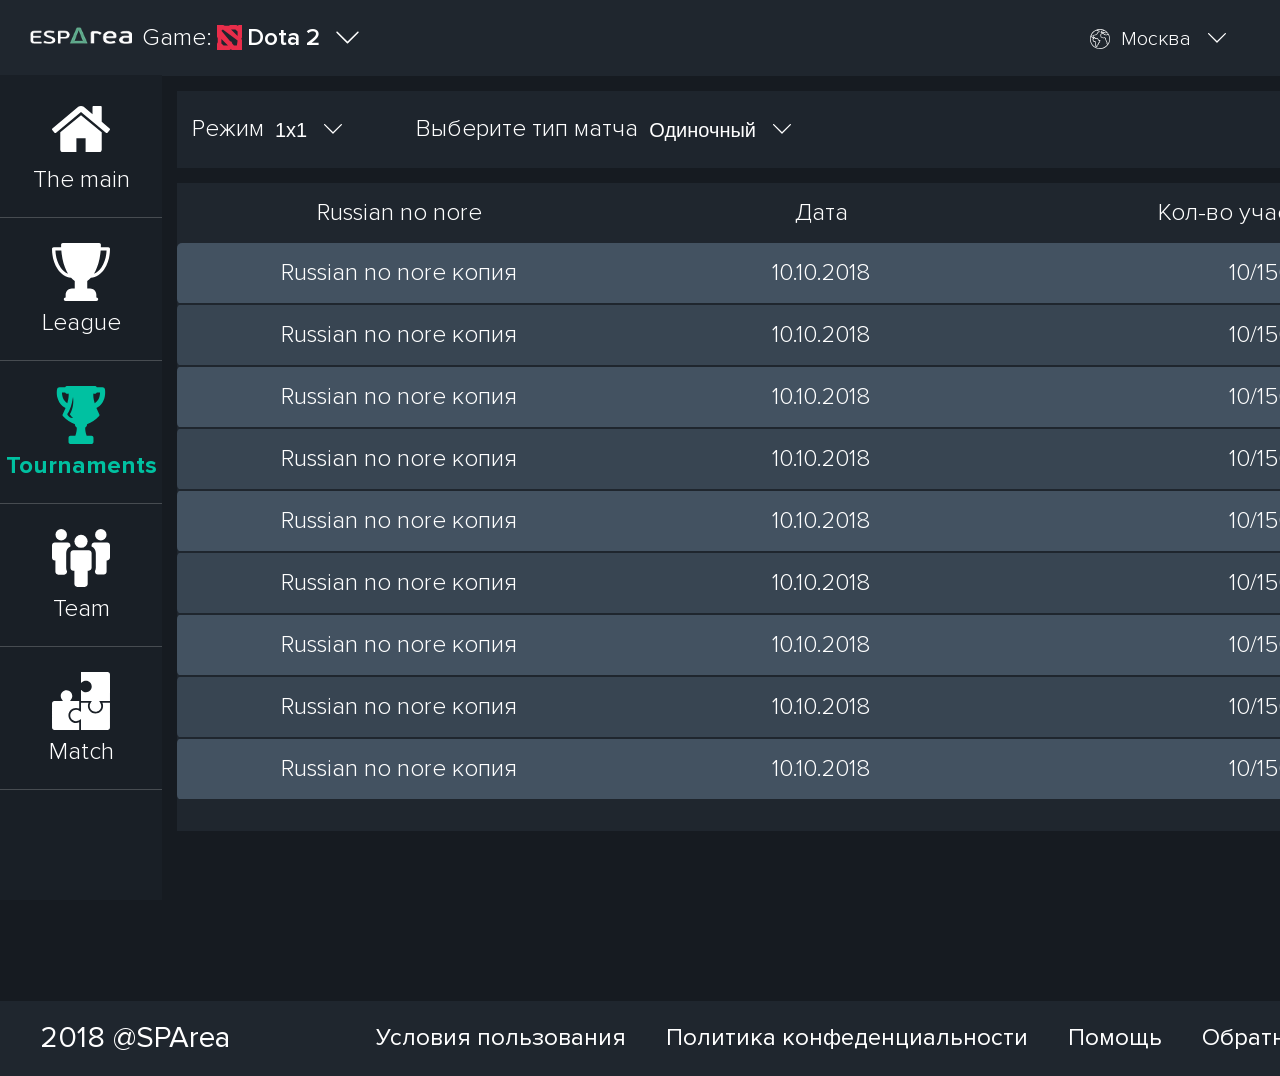
<file: tournament.html>
<!DOCTYPE html>
<html lang="en">

<head>
    <meta charset="UTF-8">
    <!-- <meta name="viewport" content="width=device-width, initial-scale=1.0"> -->
    <!-- <meta http-equiv="X-UA-Compatible" content="ie=edge"> -->
    <link rel="icon" type="imges/png" href="img/favicon/favicon.png">

    <title>Tournament</title>
    <!-- ==================== links-for-styles-start ==================== -->
    <link rel="stylesheet" href="css/jquery.formstyler.css">
    <link rel="stylesheet" href="css/jquery.formstyler.theme.css">
    <link rel="stylesheet" href="css/style.css">
    <link rel="stylesheet" href="css/media.css">

    <!-- ==================== links-for-styles-end ==================== -->


</head>

<body>
    <div class="wrapper">
        <!-- ==================== HTML5-header-start ==================== -->
        <header>
            <div class="header-container">
                <div class="header-cnt d-flex justify-content-between align-items-center">
                    <div class="esparea-logo-game d-flex">
                        <div class="esparea-logo">
                            <a href="index.html"><img src="img/header/logo.png" alt="logo"></a>
                        </div>
                        <div class="esparea-game d-flex align-items-center">
                            <div class="game-title ">
                                <span> Game: </span>
                            </div>
                            <div class="game-name d-flex align-items-center">
                                <svg width="25px" height="25px">
                                    <use xlink:href="img/svg/sprite.svg#dota-logo"></use>
                                </svg>
                                <span>Dota 2</span>
                            </div>
                            <div class="drop-down-img">
                                <svg width="25px" height="25px">
                                    <use xlink:href="img/svg/sprite.svg#down-arrow"></use>
                                </svg>
                            </div>
                        </div>
                    </div>
                    <div class="esparea-profile d-flex justify-content-between align-items-center ">

                        <div class="select-game-proparty language d-flex align-items-center">
                            <div class="select-mode-tittle">
                                <svg width="20px" height="20px">
                                    <use xlink:href="img/svg/sprite.svg#earth"></use>
                                </svg>
                            </div>
                            <div class="select-mode">
                                <label>
                                    <select>
                                        <option value="">Москва</option>
                                        <option value="">Москва 1</option>
                                        <option value="">Москва 2</option>
                                    </select>
                                    <span class="icons">
                                        <svg width="20px" height="20px">
                                            <use xlink:href="img/svg/sprite.svg#down-arrow"></use>
                                        </svg>
                                    </span>
                                </label>

                            </div>
                        </div>
                        <div class="paymen ">
                            <div class="paymen-btn">
                                <svg width="25px" height="25px">
                                    <use xlink:href="img/svg/sprite.svg#notification"></use>
                                </svg>
                            </div>
                            <div class="notification-payments-block">
                                <div class="notification-payments-table">
                                    <table cellspacing="0" cellpadding="0">
                                        <tbody>
                                            <tr class="shown">
                                                <td>
                                                    <div class="data-notific-block d-flex flex-column justify-content-center align-items-center">
                                                        <svg width="20px" height="20px">
                                                            <use xlink:href="img/svg/sprite.svg#dota-logo"></use>
                                                        </svg>
                                                        <span>Пт 20.09.19 00:00</span>
                                                    </div>
                                                </td>
                                                <td>
                                                    <p>Вы получили новый уровень, <span> поздравляем !</span></p>
                                                </td>
                                                <td>
                                                    <div class="notification-level d-flex justify-content-center">
                                                        <span class="d-flex align-items-center justify-content-center">5</span>
                                                    </div>
                                                </td>
                                            </tr>
                                            <tr class="shown">
                                                <td>
                                                    <div class="data-notific-block d-flex flex-column justify-content-center align-items-center">
                                                        <svg width="20px" height="20px">
                                                            <use xlink:href="img/svg/sprite.svg#dota-logo"></use>
                                                        </svg>
                                                        <span>Пт 20.09.19 00:00</span>
                                                    </div>
                                                </td>
                                                <td>
                                                    <p>Вы получили новый уровень, <span> поздравляем !</span></p>
                                                </td>
                                                <td>
                                                    <div class="notification-level d-flex justify-content-center">
                                                        <span class="d-flex align-items-center justify-content-center">5</span>
                                                    </div>
                                                </td>
                                            </tr>
                                            <tr class="shown">
                                                <td>
                                                    <div class="data-notific-block d-flex flex-column justify-content-center align-items-center">
                                                        <svg width="20px" height="20px">
                                                            <use xlink:href="img/svg/sprite.svg#dota-logo"></use>
                                                        </svg>
                                                        <span>Пт 20.09.19 00:00</span>
                                                    </div>
                                                </td>
                                                <td>
                                                    <p>Вы получили новый уровень, <span> поздравляем !</span></p>
                                                </td>
                                                <td>
                                                    <div class="notification-level d-flex justify-content-center">
                                                        <span class="d-flex align-items-center justify-content-center">5</span>
                                                    </div>
                                                </td>
                                            </tr>
                                            <tr>
                                                <td>
                                                    <div class="data-notific-block d-flex flex-column justify-content-center align-items-center">
                                                        <svg width="20px" height="20px">
                                                            <use xlink:href="img/svg/sprite.svg#dota-logo"></use>
                                                        </svg>
                                                        <span>Пт 20.09.19 00:00</span>
                                                    </div>
                                                </td>
                                                <td>
                                                    <p>Вы получили новый уровень, <span> поздравляем !</span></p>
                                                </td>
                                                <td>
                                                    <div class="notification-level d-flex justify-content-center">
                                                        <span class="d-flex align-items-center justify-content-center">5</span>
                                                    </div>
                                                </td>
                                            </tr>
                                            <tr>
                                                <td>
                                                    <div class="data-notific-block d-flex flex-column justify-content-center align-items-center">
                                                        <svg width="20px" height="20px">
                                                            <use xlink:href="img/svg/sprite.svg#dota-logo"></use>
                                                        </svg>
                                                        <span>Пт 20.09.19 00:00</span>
                                                    </div>
                                                </td>
                                                <td>
                                                    <p>Вы получили новый уровень, <span> поздравляем !</span></p>
                                                </td>
                                                <td>
                                                    <div class="notification-level d-flex justify-content-center">
                                                        <span class="d-flex align-items-center justify-content-center">5</span>
                                                    </div>
                                                </td>
                                            </tr>
                                            <tr>
                                                <td>
                                                    <div class="data-notific-block d-flex flex-column justify-content-center align-items-center">
                                                        <svg width="20px" height="20px">
                                                            <use xlink:href="img/svg/sprite.svg#dota-logo"></use>
                                                        </svg>
                                                        <span>Пт 20.09.19 00:00</span>
                                                    </div>
                                                </td>
                                                <td>
                                                    <p>Вы получили новый уровень, <span> поздравляем !</span></p>
                                                </td>
                                                <td>
                                                    <div class="notification-level d-flex justify-content-center">
                                                        <span class="d-flex align-items-center justify-content-center">5</span>
                                                    </div>
                                                </td>
                                            </tr>
                                            <tr>
                                                <td>
                                                    <div class="data-notific-block d-flex flex-column justify-content-center align-items-center">
                                                        <svg width="20px" height="20px">
                                                            <use xlink:href="img/svg/sprite.svg#dota-logo"></use>
                                                        </svg>
                                                        <span>Пт 20.09.19 00:00</span>
                                                    </div>
                                                </td>
                                                <td>
                                                    <p>Вы получили новый уровень, <span> поздравляем !</span></p>
                                                </td>
                                                <td>
                                                    <div class="notification-level d-flex justify-content-center">
                                                        <span class="d-flex align-items-center justify-content-center">5</span>
                                                    </div>
                                                </td>
                                            </tr>
                                            <tr>
                                                <td>
                                                    <div class="data-notific-block d-flex flex-column justify-content-center align-items-center">
                                                        <svg width="20px" height="20px">
                                                            <use xlink:href="img/svg/sprite.svg#dota-logo"></use>
                                                        </svg>
                                                        <span>Пт 20.09.19 00:00</span>
                                                    </div>
                                                </td>
                                                <td>
                                                    <p>Вы получили новый уровень, <span> поздравляем !</span></p>
                                                </td>
                                                <td>
                                                    <div class="notification-level d-flex justify-content-center">
                                                        <span class="d-flex align-items-center justify-content-center">5</span>
                                                    </div>
                                                </td>
                                            </tr>
                                            <tr>
                                                <td>
                                                    <div class="data-notific-block d-flex flex-column justify-content-center align-items-center">
                                                        <svg width="20px" height="20px">
                                                            <use xlink:href="img/svg/sprite.svg#dota-logo"></use>
                                                        </svg>
                                                        <span>Пт 20.09.19 00:00</span>
                                                    </div>
                                                </td>
                                                <td>
                                                    <p>Вы получили новый уровень, <span> поздравляем !</span></p>
                                                </td>
                                                <td>
                                                    <div class="notification-level d-flex justify-content-center">
                                                        <span class="d-flex align-items-center justify-content-center">5</span>
                                                    </div>
                                                </td>
                                            </tr>
                                            <tr>
                                                <td>
                                                    <div class="data-notific-block d-flex flex-column justify-content-center align-items-center">
                                                        <svg width="20px" height="20px">
                                                            <use xlink:href="img/svg/sprite.svg#dota-logo"></use>
                                                        </svg>
                                                        <span>Пт 20.09.19 00:00</span>
                                                    </div>
                                                </td>
                                                <td>
                                                    <p>Вы получили новый уровень, <span> поздравляем !</span></p>
                                                </td>
                                                <td>
                                                    <div class="notification-level d-flex justify-content-center">
                                                        <span class="d-flex align-items-center justify-content-center">5</span>
                                                    </div>
                                                </td>
                                            </tr>
                                        </tbody>
                                    </table>
                                </div>
                                <div class="notification-all d-flex justify-content-center align-items-center">
                                    <p class="open-notification">Отткрить еще увидомления</p>
                                    <p class="close-notification">Закрить увидомления</p>
                                </div>
                                <div class=" notification-all-inpage d-flex justify-content-center align-items-center">
                                    <a href="notification.html">Посмотреть все увидомления</a>
                                </div>
                            </div>
                        </div>
                        <div class="message d-flex align-items-center">
                            <svg width="25px" height="25px">
                                <use xlink:href="img/svg/sprite.svg#message"></use>
                            </svg>
                            <p class="btn-modal" data-val='chat-modal'>Message</p>
                        </div>
                        <div class="friends d-flex align-items-center">
                            <svg width="25px" height="25px">
                                <use xlink:href="img/svg/sprite.svg#friends"></use>
                            </svg>
                            <p class="btn-modal" data-val="friends-modal">Friends</p>
                        </div>
                        <div class="ryzen-wasner d-flex align-items-center">
                            <svg width="20px" height="20px">
                                <use xlink:href="img/svg/sprite.svg#user"></use>
                            </svg>
                            <p>Ryzen Wasner</p>
                            <div class="drop-down-img">
                                <svg width="25px" height="25px">
                                    <use xlink:href="img/svg/sprite.svg#down-arrow"></use>
                                </svg>
                            </div>
                            <div class="drop-down-menu">
                                <ul>
                                    <li><a href="account.html">Аккаунт</a></li>
                                    <li><a href="callback.html">Обратная связь</a></li>
                                    <li><a href="#">Выйти</a></li>
                                </ul>
                            </div>
                        </div>
                    </div>
                </div>
            </div>
        </header>
        <!-- ==================== HTML5-header-end ==================== -->

        <!-- ==================== HTML5-left-menu-start ==================== -->
        <section class="left-menu-container">
            <ul class="d-flex flex-column">
                <li>
                    <a href="index.html" class="d-flex flex-column align-items-center justify-content-center">
                        <svg width="62px" height="58px">
                            <use xlink:href="img/svg/sprite.svg#home"></use>
                        </svg>
                        <span>The main</span>
                    </a>
                </li>
                <li class="">
                    <a href="javascript:void(0)" class="menu-sub  d-flex flex-column align-items-center justify-content-center">
                        <svg width="62px" height="58px">
                            <use xlink:href="img/svg/sprite.svg#league"></use>
                        </svg>
                        <span>League</span>
                    </a>
                    <div class="submenu-league">
                        <ul class="d-flex flex-column align-items-center justify-content-center">
                            <li class="active-sub-menu">
                                <a href="javascript:void(0)" class=" d-flex flex-column justify-content-center align-items-center">
                                    <svg width="62px" height="58px">
                                        <use xlink:href="img/svg/sprite.svg#bronze"></use>
                                    </svg>
                                    <span class=" ">Bronze</span>
                                </a>
                            </li>
                            <li>
                                <a href="javascript:void(0)" class=" d-flex flex-column justify-content-center align-items-center">
                                    <svg width="62px" height="58px">
                                        <use xlink:href="img/svg/sprite.svg#bronze"></use>
                                    </svg>
                                    <span class=" ">Bronze</span>
                                </a>
                            </li>
                            <li>
                                <a href="javascript:void(0)" class=" d-flex flex-column justify-content-center align-items-center">
                                    <svg width="62px" height="58px">
                                        <use xlink:href="img/svg/sprite.svg#bronze"></use>
                                    </svg>
                                    <span class="">Bronze</span>
                                </a>
                            </li>
                            <li>
                                <a href="javascript:void(0)" class=" d-flex flex-column justify-content-center align-items-center">
                                    <svg width="62px" height="58px">
                                        <use xlink:href="img/svg/sprite.svg#bronze"></use>
                                    </svg>
                                    <span class=" ">Bronze</span>
                                </a>
                            </li>
                        </ul>
                        <div class=" menu-close d-flex align-items-center justify-content-center ">
                            <p>Меню</p>
                            <div class="drop-down-img">
                                <svg width="25px" height="25px">
                                    <use xlink:href="img/svg/sprite.svg#down-arrow"></use>
                                </svg>
                            </div>
                        </div>
                    </div>
                </li>
                <li>
                    <a href="tournament.html" class=" menu-active  d-flex flex-column align-items-center justify-content-center">
                        <svg width="62px" height="58px">
                            <use xlink:href="img/svg/sprite.svg#tournaments"></use>
                        </svg>
                        <span>Tournaments</span>
                    </a>
                </li>
                <li>
                    <a href="team.html" class="d-flex flex-column align-items-center justify-content-center">
                        <svg width="62px" height="58px">
                            <use xlink:href="img/svg/sprite.svg#team"></use>
                        </svg>
                        <span>Team</span>
                    </a>
                </li>
                <li>
                    <a href="match.html" class="d-flex flex-column align-items-center justify-content-center">
                        <svg width="62px" height="58px">
                            <use xlink:href="img/svg/sprite.svg#puzle"></use>
                        </svg>
                        <span>Match</span>
                    </a>
                </li>
            </ul>
        </section>
        <!-- ==================== HTML5-left-menu-end ==================== -->

        <!-- ==================== HTML5-team-container-start ==================== -->
        <section class="team-section">
            <div class="container-section ">
                <div class="partners-cnt d-flex ">
                    <div class="select-game-box d-flex justify-content-between">
                        <div class="select-game-prop-container d-flex justify-content-between">
                            <div class="select-game-proparty d-flex align-items-center">
                                <div class="select-mode-tittle">
                                    <span>Режим</span>
                                </div>
                                <div class="select-mode">
                                    <label>
                                        <select>
                                            <option value="">1x1</option>
                                            <option value="">2x2</option>
                                            <option value="">3x3</option>
                                        </select>
                                        <span class="icons">
                                            <svg width="20px" height="20px">
                                                <use xlink:href="img/svg/sprite.svg#down-arrow"></use>
                                            </svg>
                                        </span>
                                    </label>

                                </div>
                            </div>
                            <div class="select-game-proparty d-flex align-items-center">
                                <div class="select-mode-tittle">
                                    <span>Выберите тип матча</span>
                                </div>
                                <div class="select-mode">
                                    <label>
                                        <select>
                                            <option value="">Одиночный</option>
                                            <option value="">Одиночный 1</option>
                                            <option value="">Одиночный 2</option>
                                        </select>
                                        <span class="icons">
                                            <svg width="20px" height="20px">
                                                <use xlink:href="img/svg/sprite.svg#down-arrow"></use>
                                            </svg>
                                        </span>
                                    </label>

                                </div>
                            </div>
                        </div>
                        <div class="crate esparea-btn bg-btn-red">
                            <button class="btn-modal" data-val='crate-tournament-modal'>Создать турнир</button>
                        </div>
                    </div>


                </div>
                <div class="partners-cnt">
                    <div class="commands-table-container">
                        <table cellspacing="0" cellpadding="0">
                            <thead>
                                <tr>
                                    <td>Russian no nore</td>
                                    <td>Дата</td>
                                    <td>Кол-во участников</td>
                                    <td>Статус</td>
                                </tr>
                            </thead>
                            <tbody>
                                <tr>
                                    <td>Russian no nore копия</td>
                                    <td>10.10.2018</td>
                                    <td>10/156</td>
                                    <td>Завершен</td>

                                </tr>
                                <tr>
                                    <td>Russian no nore копия</td>
                                    <td>10.10.2018</td>
                                    <td>10/156</td>
                                    <td>Завершен</td>


                                </tr>
                                <tr>
                                    <td>Russian no nore копия</td>
                                    <td>10.10.2018</td>
                                    <td>10/156</td>
                                    <td>Завершен</td>


                                </tr>
                                <tr>
                                    <td>Russian no nore копия</td>
                                    <td>10.10.2018</td>
                                    <td>10/156</td>
                                    <td>Завершен</td>


                                </tr>
                                <tr>
                                    <td>Russian no nore копия</td>
                                    <td>10.10.2018</td>
                                    <td>10/156</td>
                                    <td>Завершен</td>
                                </tr>
                                <tr>
                                    <td>Russian no nore копия</td>
                                    <td>10.10.2018</td>
                                    <td>10/156</td>
                                    <td>Завершен</td>
                                </tr>
                                <tr>
                                    <td>Russian no nore копия</td>
                                    <td>10.10.2018</td>
                                    <td>10/156</td>
                                    <td>Завершен</td>
                                </tr>
                                <tr>
                                    <td>Russian no nore копия</td>
                                    <td>10.10.2018</td>
                                    <td>10/156</td>
                                    <td>Завершен</td>
                                </tr>
                                <tr>
                                    <td>Russian no nore копия</td>
                                    <td>10.10.2018</td>
                                    <td>10/156</td>
                                    <td>Завершен</td>
                                </tr>

                            </tbody>
                        </table>
                    </div>
                </div>
            </div>

        </section>

        <!-- ==================== HTML5-team-container-end ==================== -->

        <!-- ==================== HTML5-footer-container-start ==================== -->
        <footer class="d-flex align-items-center">
            <div class="container">
                <div class="footer-cnt d-flex justify-content-between align-items-center">
                    <div class="footer-logo">
                        <a href="index.html">2018 @SPArea</a>
                    </div>
                    <div class="footer-menu">
                        <ul class="d-flex">
                            <li><a href="">Условия пользования</a></li>
                            <li><a href="">Политика конфеденциальности</a></li>
                            <li><a href="">Помощь</a></li>
                            <li><a href="">Обратная связь</a></li>
                            <li><a href="">Контакты</a></li>
                        </ul>
                    </div>
                    <div class="footer-pages">
                        <div class="account-web-pages-container">
                            <ul class=" d-flex justify-content-between">
                                <li>
                                    <a target="_blank" href="https://www.twitch.tv/">
                                        <svg>
                                            <use xlink:href="img/svg/sprite.svg#twitch"></use>
                                        </svg>

                                    </a>
                                </li>
                                <li>
                                    <a target="_blank" href="https://www.facebook.com/">
                                        <svg>
                                            <use xlink:href="img/svg/sprite.svg#faceboock"></use>
                                        </svg>
                                    </a>
                                </li>
                                <li>
                                    <a target="_blank" href="https://vk.com/">
                                        <svg>
                                            <use xlink:href="img/svg/sprite.svg#vkontakt"></use>
                                        </svg>
                                    </a>
                                </li>
                                <li>
                                    <a target="_blank" href="https://www.youtube.com/">
                                        <svg>
                                            <use xlink:href="img/svg/sprite.svg#youtube"></use>
                                        </svg>
                                    </a>
                                </li>
                            </ul>
                        </div>
                    </div>
                </div>
            </div>
        </footer>
        <!-- ==================== HTML5-footer-container-end ==================== -->
    </div>
    <!-- ==================== HTML5-modals-start ==================== -->


    <div id="chat-modal" class="modal">
        <div class="modal-content">
            <div class="main-container">
                <span class="close"></span>
                <div class="application-page">

                    <div class="application-page_fix-box">

                        <div class="back-to line-style">
                            <span>Группы</span>
                        </div>
                        <div class="back-to line-style administr">
                            <span>Администрация</span>
                        </div>

                        <div class="fix-box_content">
                            <ul>
                                <li class="line-style">
                                    <a href="#">Lorem ipsum</a>
                                </li>
                                <li class="line-style">
                                    <a href="#" class="active-chat">Lorem ipsum</a>
                                </li>
                                <li class="line-style">
                                    <a href="#">Lorem ipsum</a>
                                </li>
                                <li class="line-style">
                                    <a href="#">Lorem ipsum</a>
                                </li>
                                <li class="line-style">
                                    <a href="#">Lorem ipsum</a>
                                </li>
                                <li class="line-style">
                                    <a href="#">Lorem ipsum</a>
                                </li>
                                <li class="line-style">
                                    <a href="#">Lorem ipsum</a>
                                </li>
                                <li class="line-style">
                                    <a href="#">Lorem ipsum</a>
                                </li>
                                <li class="line-style">
                                    <a href="#">Lorem ipsum</a>
                                </li>
                                <li class="line-style">
                                    <a href="#">Lorem ipsum</a>
                                </li>
                                <li class="line-style">
                                    <a href="#">Lorem ipsum</a>
                                </li>
                                <li class="line-style">
                                    <a href="#">Lorem ipsum</a>
                                </li>
                                <li class="line-style">
                                    <a href="#">Lorem ipsum</a>
                                </li>
                                <li class="line-style">
                                    <a href="#">Lorem ipsum</a>
                                </li>
                            </ul>
                        </div>
                    </div>

                    <div class="application-page_block">

                        <div class="chat-title line-style d-flex justify-content-between align-items-center">
                            <span>Lorem ipsu</span>
                            <div class="chat-settings d-flex align-items-center justify-content-between">
                                <div class="eff-btn">
                                    <button>Добавить в чат</button>
                                </div>
                                <div class="eff-btn setting-btn">
                                    <button class="d-flex justify-content-center">
                                        <svg width="20px" height="20px">
                                            <use xlink:href="img/svg/sprite.svg#setting"></use>
                                        </svg>
                                    </button>
                                </div>
                            </div>
                        </div>

                        <div class="application_block-ok">
                            <div class="application_block-ok_box">
                                <div class="application_block-ok_you">
                                    <div class="chat_sms-name">
                                        <svg width="20px" height="20px">
                                            <use xlink:href="img/svg/sprite.svg#user"></use>
                                        </svg>
                                        <span>Wags ( Swas )</span>
                                    </div>
                                    <div class="chat_sms-you">
                                        <p>Sed ut perspiciatis unde omnis iste natus error sit voluptatem accusantium
                                            doloremque laudantium, totam rem aperiam, eaque ipsa quae ab illo inventore
                                            veritatis et quasi architecto beatae vitae dicta sunt explicabo. Nemo enim
                                            ipsam voluptatem quia voluptas sit aspernatur aut odit aut fugit, sed quia
                                            consequuntur magni dolores eos qui ratione voluptatem sequi nesciunt. Neque
                                            porro quisquam est, qui dolorem ipsum quia dolor sit amet, consectetur,
                                            adipisci velit, sed quia non numquam eius modi tempora incidunt ut labore
                                            et dolore magnam aliquam quaerat voluptatem. Ut enim ad minima veniam, quis
                                            no</p>
                                    </div>
                                </div>
                                <div class="application_block-ok_you">
                                    <div class="chat_sms-name">
                                        <svg width="20px" height="20px">
                                            <use xlink:href="img/svg/sprite.svg#user"></use>
                                        </svg>
                                        <span>Wags ( Swas )</span>
                                    </div>
                                    <div class="chat_sms-you">
                                        <p>Sed ut perspiciatis unde omnis iste natus error sit voluptatem accusantium
                                            doloremque laudantium, totam rem aperiam, eaque ipsa quae ab illo inventore
                                            veritatis et quasi architecto beatae vitae dicta sunt explicabo. Nemo enim
                                            ipsam voluptatem quia voluptas sit aspernatur aut odit aut fugit, sed quia
                                            consequuntur magni dolores eos qui ratione voluptatem sequi nesciunt. Neque
                                            porro quisquam est, qui dolorem ipsum quia dolor sit amet, consectetur,
                                            adipisci velit, sed quia non numquam eius modi tempora incidunt ut labore
                                            et dolore magnam aliquam quaerat voluptatem. Ut enim ad minima veniam, quis
                                            no</p>
                                    </div>
                                </div>
                                <div class="application_block-ok_i">
                                    <div class="chat_sms-name">
                                        <span>Wastr ( Swas )</span>
                                        <svg width="20px" height="20px">
                                            <use xlink:href="img/svg/sprite.svg#user"></use>
                                        </svg>
                                    </div>
                                    <div class="chat_sms-i">
                                        <p>Sed ut perspiciatis unde omnis iste natus error sit voluptatem accusantium
                                            doloremque laudantium.</p>
                                    </div>
                                </div>
                                <div class="application_block-ok_you">
                                    <div class="chat_sms-name">
                                        <svg width="20px" height="20px">
                                            <use xlink:href="img/svg/sprite.svg#user"></use>
                                        </svg>
                                        <span>Wags ( Swas )</span>
                                    </div>
                                    <div class="chat_sms-you">
                                        <p>Sed ut perspiciatis unde omnis iste natus error sit voluptatem accusantium
                                            doloremque laudantium, totam rem aperiam, eaque ipsa quae ab illo inventore
                                            veritatis et quasi architecto beatae vitae dicta sunt explicabo. Nemo enim
                                            ipsam voluptatem quia voluptas sit aspernatur aut odit aut fugit, sed quia
                                            consequuntur magni dolores eos qui ratione voluptatem sequi nesciunt. Neque
                                            porro quisquam est, qui dolorem ipsum quia dolor sit amet, consectetur,
                                            adipisci velit, sed quia non numquam eius modi tempora incidunt ut labore
                                            et dolore magnam aliquam quaerat voluptatem. Ut enim ad minima veniam, quis
                                            no</p>
                                    </div>
                                </div>
                                <div class="application_block-ok_i">
                                    <div class="chat_sms-name">
                                        <span>Wastr ( Swas )</span>
                                        <svg width="20px" height="20px">
                                            <use xlink:href="img/svg/sprite.svg#user"></use>
                                        </svg>
                                    </div>
                                    <div class="chat_sms-i">
                                        <p>Sed ut perspiciatis unde omnis iste natus error sit voluptatem accusantium
                                            doloremque laudantium.</p>
                                    </div>
                                </div>
                                <div class="application_block-ok_i">
                                    <div class="chat_sms-name">
                                        <span>Wastr ( Swas )</span>
                                        <svg width="20px" height="20px">
                                            <use xlink:href="img/svg/sprite.svg#user"></use>
                                        </svg>
                                    </div>
                                    <div class="chat_sms-i">
                                        <p>Sed ut perspiciatis unde omnis iste natus error sit voluptatem accusantium
                                            doloremque laudantium.</p>
                                    </div>
                                </div>
                                <div class="application_block-ok_i">
                                    <div class="chat_sms-name">
                                        <span>Wastr ( Swas )</span>
                                        <svg width="20px" height="20px">
                                            <use xlink:href="img/svg/sprite.svg#user"></use>
                                        </svg>
                                    </div>
                                    <div class="chat_sms-i">
                                        <p>Sed ut perspiciatis unde omnis iste natus error sit voluptatem accusantium
                                            doloremque laudantium.</p>
                                    </div>
                                </div>
                                <div class="application_block-ok_you">
                                    <div class="chat_sms-name">
                                        <svg width="20px" height="20px">
                                            <use xlink:href="img/svg/sprite.svg#user"></use>
                                        </svg>
                                        <span>Wags ( Swas )</span>
                                    </div>
                                    <div class="chat_sms-you">
                                        <p>Sed ut perspiciatis unde omnis iste natus error sit voluptatem accusantium
                                            doloremque laudantium, totam rem aperiam, eaque ipsa quae ab illo inventore
                                            veritatis et quasi architecto beatae vitae dicta sunt explicabo. Nemo enim
                                            ipsam voluptatem quia voluptas sit aspernatur aut odit aut fugit, sed quia
                                            consequuntur magni dolores eos qui ratione voluptatem sequi nesciunt. Neque
                                            porro quisquam est, qui dolorem ipsum quia dolor sit amet, consectetur,
                                            adipisci velit, sed quia non numquam eius modi tempora incidunt ut labore
                                            et dolore magnam aliquam quaerat voluptatem. Ut enim ad minima veniam, quis
                                            no</p>
                                    </div>
                                </div>
                            </div>
                        </div>

                        <div class="application_block-ready">
                            <form action="">
                                <div class="application_block-ready-text">
                                    <textarea placeholder="Введите сообщение..."></textarea>
                                </div>
                                <div class="application_block-ready-send">
                                    <a href="#">
                                        <svg width="73px" height="64px">
                                            <use xlink:href="img/svg/sprite.svg#telegram"></use>
                                        </svg>
                                    </a>
                                </div>
                            </form>
                        </div>
                    </div>
                </div>
            </div>
        </div>
    </div>



    <div id="friends-modal" class="modal">
        <div class="modal-content">
            <div class="friends-container">
                <span class="close"></span>
                <div class="friends-cnt d-flex flex-column">
                    <div class="friends-cnt-header d-flex align-items-center justify-content-between">
                        <div class="friends-request">
                            <ul class="d-flex justify-content-center align-items-center">
                                <li class="active-players-comand table-click" data-table='request-table'>Запросы</li>
                                <li class="table-click" data-table='friends-table'>Друзья</li>
                            </ul>
                        </div>
                        <div class="add-friend-btn eff-btn ">
                            <button>Добавить в друзья</button>
                        </div>
                    </div>
                    <div class="friend-components">
                        <div class="request-block" id="request-table">
                            <div class="request-cnt d-flex justify-content-between align-items-center">
                                <div class="request-tittle d-flex align-items-center justify-content-between">
                                    <div class="request-img">
                                        <img src="img/friend.png" alt="png">
                                    </div>
                                    <div class="request-name">
                                        <span>Wasner ( IGM )</span>
                                    </div>
                                </div>
                                <div class="request-btn esparea-btn bg-btn-green">
                                    <button>Принять запрос</button>
                                </div>
                            </div>
                            <div class="request-cnt d-flex justify-content-between align-items-center">
                                <div class="request-tittle d-flex align-items-center justify-content-between">
                                    <div class="request-img">
                                        <img src="img/friend.png" alt="png">
                                    </div>
                                    <div class="request-name">
                                        <span>Wasner ( IGM )</span>
                                    </div>
                                </div>
                                <div class="request-btn esparea-btn bg-btn-green">
                                    <button>Принять запрос</button>
                                </div>
                            </div>
                            <div class="request-cnt d-flex justify-content-between align-items-center">
                                <div class="request-tittle d-flex align-items-center justify-content-between">
                                    <div class="request-img">
                                        <img src="img/friend.png" alt="png">
                                    </div>
                                    <div class="request-name">
                                        <span>Wasner ( IGM )</span>
                                    </div>
                                </div>
                                <div class="request-btn esparea-btn bg-btn-green">
                                    <button>Принять запрос</button>
                                </div>
                            </div>
                            <div class="request-cnt d-flex justify-content-between align-items-center">
                                <div class="request-tittle d-flex align-items-center justify-content-between">
                                    <div class="request-img">
                                        <img src="img/friend.png" alt="png">
                                    </div>
                                    <div class="request-name">
                                        <span>Wasner ( IGM )</span>
                                    </div>
                                </div>
                                <div class="request-btn esparea-btn bg-btn-green">
                                    <button>Принять запрос</button>
                                </div>
                            </div>
                            <div class="request-cnt d-flex justify-content-between align-items-center">
                                <div class="request-tittle d-flex align-items-center justify-content-between">
                                    <div class="request-img">
                                        <img src="img/friend.png" alt="png">
                                    </div>
                                    <div class="request-name">
                                        <span>Wasner ( IGM )</span>
                                    </div>
                                </div>
                                <div class="request-btn esparea-btn bg-btn-green">
                                    <button>Принять запрос</button>
                                </div>
                            </div>
                            <div class="request-cnt d-flex justify-content-between align-items-center">
                                <div class="request-tittle d-flex align-items-center justify-content-between">
                                    <div class="request-img">
                                        <img src="img/friend.png" alt="png">
                                    </div>
                                    <div class="request-name">
                                        <span>Wasner ( IGM )</span>
                                    </div>
                                </div>
                                <div class="request-btn esparea-btn bg-btn-green">
                                    <button>Принять запрос</button>
                                </div>
                            </div>
                            <div class="request-cnt d-flex justify-content-between align-items-center">
                                <div class="request-tittle d-flex align-items-center justify-content-between">
                                    <div class="request-img">
                                        <img src="img/friend.png" alt="png">
                                    </div>
                                    <div class="request-name">
                                        <span>Wasner ( IGM )</span>
                                    </div>
                                </div>
                                <div class="request-btn esparea-btn bg-btn-green">
                                    <button>Принять запрос</button>
                                </div>
                            </div>
                        </div>
                        <div class="friend-block" id="friends-table">
                            <div class="friends-block-insade d-flex justify-content-between align-items-center">
                                <div class="friends-tittle d-flex align-items-center justify-content-between">
                                    <div class="friends-img">
                                        <img src="img/friend.png" alt="png">
                                    </div>
                                    <div class="friends-name">
                                        <span>Wasner ( IGM )</span>
                                    </div>
                                </div>
                                <div class="friends-btn esparea-btn bg-btn-green">
                                    <button>Отправить сообщение</button>
                                </div>
                            </div>
                            <div class="friends-block-insade d-flex justify-content-between align-items-center">
                                <div class="friends-tittle d-flex align-items-center justify-content-between">
                                    <div class="friends-img">
                                        <img src="img/friend.png" alt="png">
                                    </div>
                                    <div class="friends-name">
                                        <span>Wasner ( IGM )</span>
                                    </div>
                                </div>
                                <div class="friends-btn esparea-btn bg-btn-green">
                                    <button>Отправить сообщение</button>
                                </div>
                            </div>
                            <div class="friends-block-insade d-flex justify-content-between align-items-center">
                                <div class="friends-tittle d-flex align-items-center justify-content-between">
                                    <div class="friends-img">
                                        <img src="img/friend.png" alt="png">
                                    </div>
                                    <div class="friends-name">
                                        <span>Wasner ( IGM )</span>
                                    </div>
                                </div>
                                <div class="friends-btn esparea-btn bg-btn-green">
                                    <button>Отправить сообщение</button>
                                </div>
                            </div>
                            <div class="friends-block-insade d-flex justify-content-between align-items-center">
                                <div class="friends-tittle d-flex align-items-center justify-content-between">
                                    <div class="friends-img">
                                        <img src="img/friend.png" alt="png">
                                    </div>
                                    <div class="friends-name">
                                        <span>Wasner ( IGM )</span>
                                    </div>
                                </div>
                                <div class="friends-btn esparea-btn bg-btn-green">
                                    <button>Отправить сообщение</button>
                                </div>
                            </div>
                            <div class="friends-block-insade d-flex justify-content-between align-items-center">
                                <div class="friends-tittle d-flex align-items-center justify-content-between">
                                    <div class="friends-img">
                                        <img src="img/friend.png" alt="png">
                                    </div>
                                    <div class="friends-name">
                                        <span>Wasner ( IGM )</span>
                                    </div>
                                </div>
                                <div class="friends-btn esparea-btn bg-btn-green">
                                    <button>Отправить сообщение</button>
                                </div>
                            </div>
                            <div class="friends-block-insade d-flex justify-content-between align-items-center">
                                <div class="friends-tittle d-flex align-items-center justify-content-between">
                                    <div class="friends-img">
                                        <img src="img/friend.png" alt="png">
                                    </div>
                                    <div class="friends-name">
                                        <span>Wasner ( IGM )</span>
                                    </div>
                                </div>
                                <div class="friends-btn esparea-btn bg-btn-green">
                                    <button>Отправить сообщение</button>
                                </div>
                            </div>
                        </div>
                    </div>
                </div>
            </div>
        </div>
    </div>

    <div id="crate-tournament-modal" class="modal">
        <div class="modal-content">
            <div class="crate-comand-container">
                <span class="close"></span>
                <div class="crate-comand-cnt d-flex flex-column align-items-center">
                    <div class="crate-comand-modal-tittle">
                        <p>Полностью автоматизированно</p>
                    </div>
                    <div class="crate-comand-modal-inf">
                        <span>Позволяет выполнять подробную настройку И простое управление</span>
                        <p><span>Активируйте турнир</span> на следующем шаге</p>
                    </div>
                    <div class="crate-comand-modal-form">
                        <form action="">
                            <div class="create-comand-md d-flex flex-column align-items-center">
                                <div class="form-input-box">
                                    <p>Игра</p>
                                    <label class="country">
                                        <select>
                                            <option value="">Dota 2</option>
                                            <option value="">Dota 3</option>
                                            <option value="">Dota 4</option>
                                            <option value="">Dota 5</option>
                                        </select>
                                        <span class="icons">
                                            <svg width="25px" height="25px">
                                                <use xlink:href="img/svg/sprite.svg#down-arrow"></use>
                                            </svg>
                                        </span>
                                        <span class="icons pin-icon red-color">
                                            <svg width="25px" height="25px">
                                                <use xlink:href="img/svg/sprite.svg#dota-logo"></use>
                                            </svg>
                                        </span>
                                    </label>
                                </div>
                                <div class="form-input-box">
                                    <p>Страна</p>
                                    <label class="country">
                                        <select>
                                            <option value="">Киев 1</option>
                                            <option value="">Киев 2</option>
                                            <option value="">Киев 3</option>
                                            <option value="">Киев 4</option>
                                            <option value="">Киев 5</option>
                                        </select>
                                        <span class="icons">
                                            <svg width="25px" height="25px">
                                                <use xlink:href="img/svg/sprite.svg#down-arrow"></use>
                                            </svg>
                                        </span>
                                        <span class="icons pin-icon">
                                            <svg width="25px" height="25px">
                                                <use xlink:href="img/svg/sprite.svg#pin"></use>
                                            </svg>
                                        </span>
                                    </label>
                                </div>
                                <div class="form-input-box">
                                    <p>Город</p>
                                    <label class="country">
                                        <select>
                                            <option value="">Киев 1</option>
                                            <option value="">Киев 2</option>
                                            <option value="">Киев 3</option>
                                            <option value="">Киев 4</option>
                                            <option value="">Киев 5</option>
                                        </select>
                                        <span class="icons">
                                            <svg width="25px" height="25px">
                                                <use xlink:href="img/svg/sprite.svg#down-arrow"></use>
                                            </svg>
                                        </span>
                                        <span class="icons pin-icon">
                                            <svg width="25px" height="25px">
                                                <use xlink:href="img/svg/sprite.svg#pin"></use>
                                            </svg>
                                        </span>
                                    </label>
                                </div>
                                <div class="form-input-box">
                                    <p>Режим</p>
                                    <label>
                                        <select>
                                            <option value="">Single </option>
                                            <option value="">Single</option>
                                            <option value="">Hard</option>
                                            <option value="">Hard</option>
                                            <option value="">Hard</option>
                                        </select>
                                        <span class="icons">
                                            <svg width="25px" height="25px">
                                                <use xlink:href="img/svg/sprite.svg#down-arrow"></use>
                                            </svg>
                                        </span>
                                    </label>
                                </div>
                                <div class="form-input-box">
                                    <p>Название Турнира</p>
                                    <label>
                                        <input type="text" placeholder="Название Турнира">
                                        <span class="icons">
                                            <svg width="20px" height="20px">
                                                <use xlink:href="img/svg/sprite.svg#pen"></use>
                                            </svg>
                                        </span>
                                    </label>
                                </div>
                                <div class="form-input-box">
                                    <p>Кол-во участников</p>
                                    <label>
                                        <select>
                                            <option value="">128</option>
                                            <option value="">64</option>
                                            <option value="">32</option>
                                            <option value="">16</option>
                                            <option value="">8</option>
                                        </select>
                                        <span class="icons">
                                            <svg width="25px" height="25px">
                                                <use xlink:href="img/svg/sprite.svg#down-arrow"></use>
                                            </svg>
                                        </span>

                                    </label>
                                </div>

                                <div class="crate-turnir-modal esparea-btn bg-btn-red ">
                                    <button>Создать турнир</button>
                                </div>
                            </div>

                        </form>


                    </div>
                </div>
            </div>
        </div>
    </div>
    <!-- ==================== HTML5-modals-end ==================== -->


    <!-- ======================= message-start ======================= -->


    <!-- ==================== scripts-start ==================== -->
    <script src="js/jquery-3.2.1.min.js"></script>
    <script src="js/jquery.formstyler.min.js"></script>

    <script src="js/script.js"></script>
    <!-- ==================== scripts-end ==================== -->

    <script>

        $(document).ready(function () {
            $('select').styler();

        })
    </script>
</body>

</html>
</file>
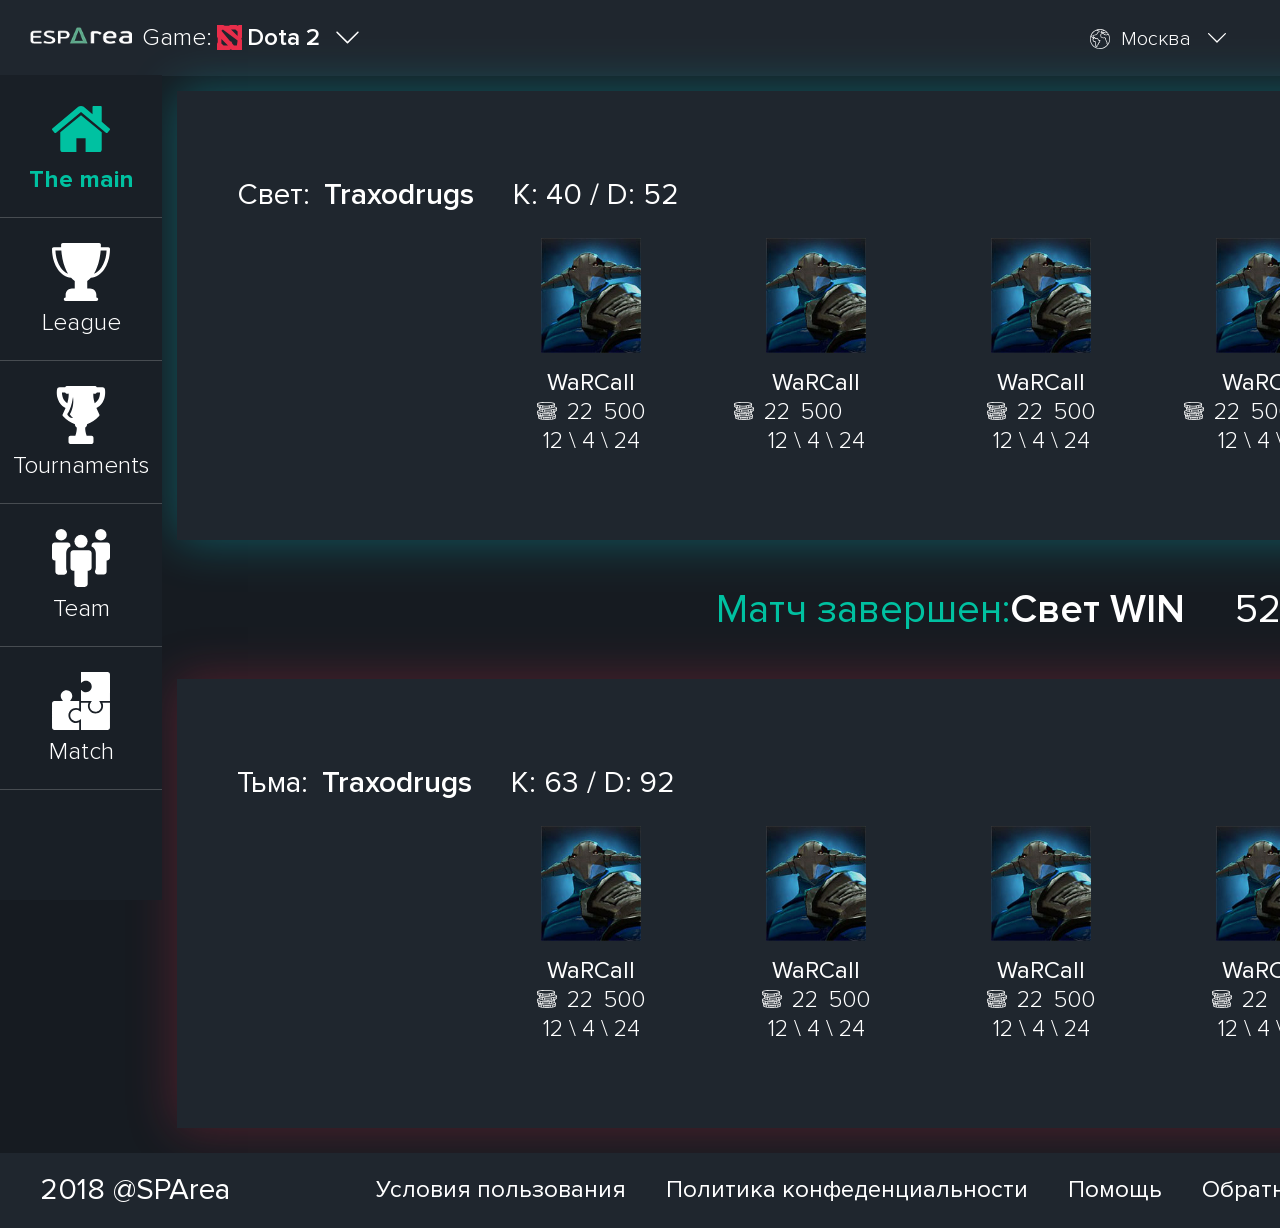
<file: traxodrug.html>
<!DOCTYPE html>
<html lang="en">

<head>
    <meta charset="UTF-8">
    <!-- <meta name="viewport" content="width=device-width, initial-scale=1.0">
    <meta http-equiv="X-UA-Compatible" content="ie=edge"> -->
    <link rel="icon" type="imges/png" href="img/favicon/favicon.png">
    <title>Esparea</title>
    <!-- ==================== links-for-styles-start ==================== -->
    <link rel="stylesheet" href="css/jquery.formstyler.css">
    <link rel="stylesheet" href="css/jquery.formstyler.theme.css">

    <link rel="stylesheet" href="css/style.css">
    <link rel="stylesheet" href="css/media.css">

    <!-- ==================== links-for-styles-end ==================== -->


</head>

<body>
    <div class="wrapper">
        <!-- ==================== HTML5-header-start ==================== -->
        <header>
            <div class="header-container">
                <div class="header-cnt d-flex justify-content-between align-items-center">
                    <div class="esparea-logo-game d-flex">
                        <div class="esparea-logo">
                            <a href="index.html"><img src="img/header/logo.png" alt="logo"></a>
                        </div>
                        <div class="esparea-game d-flex align-items-center">
                            <div class="game-title ">
                                <span> Game: </span>
                            </div>
                            <div class="game-name d-flex align-items-center">
                                <svg width="25px" height="25px">
                                    <use xlink:href="img/svg/sprite.svg#dota-logo"></use>
                                </svg>
                                <span>Dota 2</span>
                            </div>
                            <div class="drop-down-img">
                                <svg width="25px" height="25px">
                                    <use xlink:href="img/svg/sprite.svg#down-arrow"></use>
                                </svg>
                            </div>
                        </div>
                    </div>
                    <div class="esparea-profile d-flex justify-content-between align-items-center ">
                        <div class="select-game-proparty language d-flex align-items-center">
                            <div class="select-mode-tittle">
                                <svg width="20px" height="20px">
                                    <use xlink:href="img/svg/sprite.svg#earth"></use>
                                </svg>
                            </div>
                            <div class="select-mode">
                                <label>
                                    <select>
                                        <option value="">Москва</option>
                                        <option value="">Москва 1</option>
                                        <option value="">Москва 2</option>
                                    </select>
                                    <span class="icons">
                                        <svg width="20px" height="20px">
                                            <use xlink:href="img/svg/sprite.svg#down-arrow"></use>
                                        </svg>
                                    </span>
                                </label>

                            </div>
                        </div>
                        <div class="paymen ">
                            <div class="paymen-btn">
                                <svg width="25px" height="25px">
                                    <use xlink:href="img/svg/sprite.svg#notification"></use>
                                </svg>
                            </div>
                            <div class="notification-payments-block">
                                <div class="notification-payments-table">
                                    <table cellspacing="0" cellpadding="0">
                                        <tbody>
                                            <tr class="shown">
                                                <td>
                                                    <div class="data-notific-block d-flex flex-column justify-content-center align-items-center">
                                                        <svg width="20px" height="20px">
                                                            <use xlink:href="img/svg/sprite.svg#dota-logo"></use>
                                                        </svg>
                                                        <span>Пт 20.09.19 00:00</span>
                                                    </div>
                                                </td>
                                                <td>
                                                    <p>Вы получили новый уровень, <span> поздравляем !</span></p>
                                                </td>
                                                <td>
                                                    <div class="notification-level d-flex justify-content-center">
                                                        <span class="d-flex align-items-center justify-content-center">5</span>
                                                    </div>
                                                </td>
                                            </tr>
                                            <tr class="shown">
                                                <td>
                                                    <div class="data-notific-block d-flex flex-column justify-content-center align-items-center">
                                                        <svg width="20px" height="20px">
                                                            <use xlink:href="img/svg/sprite.svg#dota-logo"></use>
                                                        </svg>
                                                        <span>Пт 20.09.19 00:00</span>
                                                    </div>
                                                </td>
                                                <td>
                                                    <p>Вы получили новый уровень, <span> поздравляем !</span></p>
                                                </td>
                                                <td>
                                                    <div class="notification-level d-flex justify-content-center">
                                                        <span class="d-flex align-items-center justify-content-center">5</span>
                                                    </div>
                                                </td>
                                            </tr>
                                            <tr class="shown">
                                                <td>
                                                    <div class="data-notific-block d-flex flex-column justify-content-center align-items-center">
                                                        <svg width="20px" height="20px">
                                                            <use xlink:href="img/svg/sprite.svg#dota-logo"></use>
                                                        </svg>
                                                        <span>Пт 20.09.19 00:00</span>
                                                    </div>
                                                </td>
                                                <td>
                                                    <p>Вы получили новый уровень, <span> поздравляем !</span></p>
                                                </td>
                                                <td>
                                                    <div class="notification-level d-flex justify-content-center">
                                                        <span class="d-flex align-items-center justify-content-center">5</span>
                                                    </div>
                                                </td>
                                            </tr>
                                            <tr>
                                                <td>
                                                    <div class="data-notific-block d-flex flex-column justify-content-center align-items-center">
                                                        <svg width="20px" height="20px">
                                                            <use xlink:href="img/svg/sprite.svg#dota-logo"></use>
                                                        </svg>
                                                        <span>Пт 20.09.19 00:00</span>
                                                    </div>
                                                </td>
                                                <td>
                                                    <p>Вы получили новый уровень, <span> поздравляем !</span></p>
                                                </td>
                                                <td>
                                                    <div class="notification-level d-flex justify-content-center">
                                                        <span class="d-flex align-items-center justify-content-center">5</span>
                                                    </div>
                                                </td>
                                            </tr>
                                            <tr>
                                                <td>
                                                    <div class="data-notific-block d-flex flex-column justify-content-center align-items-center">
                                                        <svg width="20px" height="20px">
                                                            <use xlink:href="img/svg/sprite.svg#dota-logo"></use>
                                                        </svg>
                                                        <span>Пт 20.09.19 00:00</span>
                                                    </div>
                                                </td>
                                                <td>
                                                    <p>Вы получили новый уровень, <span> поздравляем !</span></p>
                                                </td>
                                                <td>
                                                    <div class="notification-level d-flex justify-content-center">
                                                        <span class="d-flex align-items-center justify-content-center">5</span>
                                                    </div>
                                                </td>
                                            </tr>
                                            <tr>
                                                <td>
                                                    <div class="data-notific-block d-flex flex-column justify-content-center align-items-center">
                                                        <svg width="20px" height="20px">
                                                            <use xlink:href="img/svg/sprite.svg#dota-logo"></use>
                                                        </svg>
                                                        <span>Пт 20.09.19 00:00</span>
                                                    </div>
                                                </td>
                                                <td>
                                                    <p>Вы получили новый уровень, <span> поздравляем !</span></p>
                                                </td>
                                                <td>
                                                    <div class="notification-level d-flex justify-content-center">
                                                        <span class="d-flex align-items-center justify-content-center">5</span>
                                                    </div>
                                                </td>
                                            </tr>
                                            <tr>
                                                <td>
                                                    <div class="data-notific-block d-flex flex-column justify-content-center align-items-center">
                                                        <svg width="20px" height="20px">
                                                            <use xlink:href="img/svg/sprite.svg#dota-logo"></use>
                                                        </svg>
                                                        <span>Пт 20.09.19 00:00</span>
                                                    </div>
                                                </td>
                                                <td>
                                                    <p>Вы получили новый уровень, <span> поздравляем !</span></p>
                                                </td>
                                                <td>
                                                    <div class="notification-level d-flex justify-content-center">
                                                        <span class="d-flex align-items-center justify-content-center">5</span>
                                                    </div>
                                                </td>
                                            </tr>
                                            <tr>
                                                <td>
                                                    <div class="data-notific-block d-flex flex-column justify-content-center align-items-center">
                                                        <svg width="20px" height="20px">
                                                            <use xlink:href="img/svg/sprite.svg#dota-logo"></use>
                                                        </svg>
                                                        <span>Пт 20.09.19 00:00</span>
                                                    </div>
                                                </td>
                                                <td>
                                                    <p>Вы получили новый уровень, <span> поздравляем !</span></p>
                                                </td>
                                                <td>
                                                    <div class="notification-level d-flex justify-content-center">
                                                        <span class="d-flex align-items-center justify-content-center">5</span>
                                                    </div>
                                                </td>
                                            </tr>
                                            <tr>
                                                <td>
                                                    <div class="data-notific-block d-flex flex-column justify-content-center align-items-center">
                                                        <svg width="20px" height="20px">
                                                            <use xlink:href="img/svg/sprite.svg#dota-logo"></use>
                                                        </svg>
                                                        <span>Пт 20.09.19 00:00</span>
                                                    </div>
                                                </td>
                                                <td>
                                                    <p>Вы получили новый уровень, <span> поздравляем !</span></p>
                                                </td>
                                                <td>
                                                    <div class="notification-level d-flex justify-content-center">
                                                        <span class="d-flex align-items-center justify-content-center">5</span>
                                                    </div>
                                                </td>
                                            </tr>
                                            <tr>
                                                <td>
                                                    <div class="data-notific-block d-flex flex-column justify-content-center align-items-center">
                                                        <svg width="20px" height="20px">
                                                            <use xlink:href="img/svg/sprite.svg#dota-logo"></use>
                                                        </svg>
                                                        <span>Пт 20.09.19 00:00</span>
                                                    </div>
                                                </td>
                                                <td>
                                                    <p>Вы получили новый уровень, <span> поздравляем !</span></p>
                                                </td>
                                                <td>
                                                    <div class="notification-level d-flex justify-content-center">
                                                        <span class="d-flex align-items-center justify-content-center">5</span>
                                                    </div>
                                                </td>
                                            </tr>
                                        </tbody>
                                    </table>
                                </div>
                                <div class="notification-all d-flex justify-content-center align-items-center">
                                    <p class="open-notification">Отткрить еще увидомления</p>
                                    <p class="close-notification">Закрить увидомления</p>
                                </div>
                                <div class=" notification-all-inpage d-flex justify-content-center align-items-center">
                                    <a href="notification.html">Посмотреть все увидомления</a>
                                </div>
                            </div>
                        </div>
                        <div class="message d-flex align-items-center">
                            <svg width="25px" height="25px">
                                <use xlink:href="img/svg/sprite.svg#message"></use>
                            </svg>
                            <p class="btn-modal" data-val='chat-modal'>Message</p>
                        </div>
                        <div class="friends d-flex align-items-center">
                            <svg width="25px" height="25px">
                                <use xlink:href="img/svg/sprite.svg#friends"></use>
                            </svg>
                            <p class="btn-modal" data-val="friends-modal">Friends</p>
                        </div>
                        <div class="ryzen-wasner d-flex align-items-center">
                            <svg width="20px" height="20px">
                                <use xlink:href="img/svg/sprite.svg#user"></use>
                            </svg>
                            <p>Ryzen Wasner</p>
                            <div class="drop-down-img">
                                <svg width="25px" height="25px">
                                    <use xlink:href="img/svg/sprite.svg#down-arrow"></use>
                                </svg>
                            </div>
                            <div class="drop-down-menu">
                                <ul>
                                    <li><a href="account.html">Аккаунт</a></li>
                                    <li><a href="callback.html">Обратная связь</a></li>
                                    <li><a href="#">Выйти</a></li>
                                </ul>
                            </div>
                        </div>
                    </div>
                </div>
            </div>
        </header>
        <!-- ==================== HTML5-header-end ==================== -->

        <!-- ==================== HTML5-left-menu-start ==================== -->
        <section class="left-menu-container">
            <ul class="d-flex flex-column">
                <li>
                    <a href="index.html" class=" menu-active d-flex flex-column align-items-center justify-content-center">
                        <svg width="62px" height="58px">
                            <use xlink:href="img/svg/sprite.svg#home"></use>
                        </svg>
                        <span>The main</span>
                    </a>
                </li>
                <li class="">
                    <a href="javascript:void(0)" class="  menu-sub  d-flex flex-column align-items-center justify-content-center">
                        <svg width="62px" height="58px">
                            <use xlink:href="img/svg/sprite.svg#league"></use>
                        </svg>
                        <span>League</span>
                    </a>
                    <div class="submenu-league">
                        <ul class="d-flex flex-column align-items-center justify-content-center">
                            <li class="active-sub-menu">
                                <a href="javascript:void(0)" class=" d-flex flex-column justify-content-center align-items-center">
                                    <svg width="62px" height="58px">
                                        <use xlink:href="img/svg/sprite.svg#bronze"></use>
                                    </svg>
                                    <span class=" ">Bronze</span>
                                </a>
                            </li>
                            <li>
                                <a href="javascript:void(0)" class=" d-flex flex-column justify-content-center align-items-center">
                                    <svg width="62px" height="58px">
                                        <use xlink:href="img/svg/sprite.svg#bronze"></use>
                                    </svg>
                                    <span class=" ">Bronze</span>
                                </a>
                            </li>
                            <li>
                                <a href="javascript:void(0)" class=" d-flex flex-column justify-content-center align-items-center">
                                    <svg width="62px" height="58px">
                                        <use xlink:href="img/svg/sprite.svg#bronze"></use>
                                    </svg>
                                    <span class="">Bronze</span>
                                </a>
                            </li>
                            <li>
                                <a href="javascript:void(0)" class=" d-flex flex-column justify-content-center align-items-center">
                                    <svg width="62px" height="58px">
                                        <use xlink:href="img/svg/sprite.svg#bronze"></use>
                                    </svg>
                                    <span class=" ">Bronze</span>
                                </a>
                            </li>
                        </ul>
                        <div class=" menu-close d-flex align-items-center justify-content-center ">
                            <p>Меню</p>
                            <div class="drop-down-img">
                                <svg width="25px" height="25px">
                                    <use xlink:href="img/svg/sprite.svg#down-arrow"></use>
                                </svg>
                            </div>
                        </div>
                    </div>
                </li>
                <li>
                    <a href="tournament.html" class="d-flex flex-column align-items-center justify-content-center">
                        <svg width="62px" height="58px">
                            <use xlink:href="img/svg/sprite.svg#tournaments"></use>
                        </svg>
                        <span>Tournaments</span>
                    </a>
                </li>
                <li>
                    <a href="team.html" class="d-flex flex-column align-items-center justify-content-center">
                        <svg width="62px" height="58px">
                            <use xlink:href="img/svg/sprite.svg#team"></use>
                        </svg>
                        <span>Team</span>
                    </a>
                </li>
                <li>
                    <a href="match.html" class="d-flex flex-column align-items-center justify-content-center">
                        <svg width="62px" height="58px">
                            <use xlink:href="img/svg/sprite.svg#puzle"></use>
                        </svg>
                        <span>Match</span>
                    </a>
                </li>
            </ul>
        </section>
        <!-- ==================== HTML5-left-menu-end ==================== -->

        <!-- ==================== HTML5-home-container-start ==================== -->
        <section class="team-section">
            <div class="container-section ">
                <div class="partners-cnt d-flex justify-content-between">
                    <div class="traxodrugs_block">
                        <div class="traxodrugs_box">
                            <div class="traxodrugs_el_block">
                                <div class="trax_box_title">
                                    <span>Свет:</span> <span>Traxodrugs</span> <span>K: 40 / D: 52</span>
                                </div>
                                <div class="sc_el">
                                    <div class="tr_elemets d-flex align-items-center justify-content-center ">
                                        <div class="traxodrugs_element">
                                            <div class="traxodrugs_img">
                                                <img src="img/traxdrug/tx_img.jpg" alt="tx">
                                            </div>
                                            <div class="traxodrugs_info">
                                                <div class="el_title">
                                                    <p>WaRCall</p>
                                                </div>
                                                <div class="el_price d-flex align-items-center justify-content-center">
                                                    <svg>
                                                        <use xlink:href="img/svg/sprite.svg#money"></use>
                                                    </svg>
                                                    <p><span>22</span>500</p>
                                                </div>
                                                <div class="el_data">
                                                    <p>12 \ 4 \ 24</p>
                                                </div>
                                            </div>
                                        </div>
                                        <div class="traxodrugs_element">
                                            <div class="traxodrugs_img">
                                                <img src="img/traxdrug/tx_img.jpg" alt="tx">
                                            </div>
                                            <div class="traxodrugs_info">
                                                <div class="el_title">
                                                    <p>WaRCall</p>
                                                </div>
                                                <div class="el_price d-flex align-items-center">
                                                    <svg>
                                                        <use xlink:href="img/svg/sprite.svg#money"></use>
                                                    </svg>
                                                    <p><span>22</span>500</p>
                                                </div>
                                                <div class="el_data">
                                                    <p>12 \ 4 \ 24</p>
                                                </div>
                                            </div>
                                        </div>
                                        <div class="traxodrugs_element">
                                            <div class="traxodrugs_img">
                                                <img src="img/traxdrug/tx_img.jpg" alt="tx">
                                            </div>
                                            <div class="traxodrugs_info">
                                                <div class="el_title">
                                                    <p>WaRCall</p>
                                                </div>
                                                <div class="el_price d-flex align-items-center justify-content-center">
                                                    <svg>
                                                        <use xlink:href="img/svg/sprite.svg#money"></use>
                                                    </svg>
                                                    <p><span>22</span>500</p>
                                                </div>
                                                <div class="el_data">
                                                    <p>12 \ 4 \ 24</p>
                                                </div>
                                            </div>
                                        </div>
                                        <div class="traxodrugs_element">
                                            <div class="traxodrugs_img">
                                                <img src="img/traxdrug/tx_img.jpg" alt="tx">
                                            </div>
                                            <div class="traxodrugs_info">
                                                <div class="el_title">
                                                    <p>WaRCall</p>
                                                </div>
                                                <div class="el_price d-flex align-items-center">
                                                    <svg>
                                                        <use xlink:href="img/svg/sprite.svg#money"></use>
                                                    </svg>
                                                    <p><span>22</span>500</p>
                                                </div>
                                                <div class="el_data">
                                                    <p>12 \ 4 \ 24</p>
                                                </div>
                                            </div>
                                        </div>
                                        <div class="traxodrugs_element">
                                            <div class="traxodrugs_img">
                                                <img src="img/traxdrug/tx_img.jpg" alt="tx">
                                            </div>
                                            <div class="traxodrugs_info">
                                                <div class="el_title">
                                                    <p>WaRCall</p>
                                                </div>
                                                <div class="el_price d-flex align-items-center justify-content-center">
                                                    <svg>
                                                        <use xlink:href="img/svg/sprite.svg#money"></use>
                                                    </svg>
                                                    <p><span>22</span>500</p>
                                                </div>
                                                <div class="el_data">
                                                    <p>12 \ 4 \ 24</p>
                                                </div>
                                            </div>
                                        </div>

                                    </div>
                                </div>

                            </div>
                        </div>
                        <div class="traxodrugs_sms">
                            <p><span class="blue">Матч завершен:</span><span class="sp_bold">Свет WIN</span>52 : 49</p>
                        </div>
                        <div class="traxodrugs_box traxodrugs_box1">
                            <div class="traxodrugs_el_block">
                                <div class="trax_box_title">
                                    <span>Тьма:</span> <span>Traxodrugs</span> <span>K: 63 / D: 92</span>
                                </div>
                                <div class="sc_el">
                                    <div class="tr_elemets d-flex align-items-center justify-content-center">
                                        <div class="traxodrugs_element">
                                            <div class="traxodrugs_img">
                                                <img src="img/traxdrug/tx_img.jpg" alt="tx">
                                            </div>
                                            <div class="traxodrugs_info">
                                                <div class="el_title">
                                                    <p>WaRCall</p>
                                                </div>
                                                <div class="el_price d-flex align-items-center justify-content-center">
                                                    <svg>
                                                        <use xlink:href="img/svg/sprite.svg#money"></use>
                                                    </svg>
                                                    <p><span>22</span>500</p>
                                                </div>
                                                <div class="el_data">
                                                    <p>12 \ 4 \ 24</p>
                                                </div>
                                            </div>
                                        </div>


                                        <div class="traxodrugs_element">
                                            <div class="traxodrugs_img">
                                                <img src="img/traxdrug/tx_img.jpg" alt="tx">
                                            </div>
                                            <div class="traxodrugs_info">
                                                <div class="el_title">
                                                    <p>WaRCall</p>
                                                </div>
                                                <div class="el_price d-flex align-items-center justify-content-center">
                                                    <svg>
                                                        <use xlink:href="img/svg/sprite.svg#money"></use>
                                                    </svg>
                                                    <p><span>22</span>500</p>
                                                </div>
                                                <div class="el_data">
                                                    <p>12 \ 4 \ 24</p>
                                                </div>
                                            </div>
                                        </div>
                                        <div class="traxodrugs_element">
                                            <div class="traxodrugs_img">
                                                <img src="img/traxdrug/tx_img.jpg" alt="tx">
                                            </div>
                                            <div class="traxodrugs_info">
                                                <div class="el_title">
                                                    <p>WaRCall</p>
                                                </div>
                                                <div class="el_price d-flex align-items-center justify-content-center">
                                                    <svg>
                                                        <use xlink:href="img/svg/sprite.svg#money"></use>
                                                    </svg>
                                                    <p><span>22</span>500</p>
                                                </div>
                                                <div class="el_data">
                                                    <p>12 \ 4 \ 24</p>
                                                </div>
                                            </div>
                                        </div>
                                        <div class="traxodrugs_element">
                                            <div class="traxodrugs_img">
                                                <img src="img/traxdrug/tx_img.jpg" alt="tx">
                                            </div>
                                            <div class="traxodrugs_info">
                                                <div class="el_title">
                                                    <p>WaRCall</p>
                                                </div>
                                                <div class="el_price d-flex align-items-center justify-content-center">
                                                    <svg>
                                                        <use xlink:href="img/svg/sprite.svg#money"></use>
                                                    </svg>
                                                    <p><span>22</span>500</p>
                                                </div>
                                                <div class="el_data">
                                                    <p>12 \ 4 \ 24</p>
                                                </div>
                                            </div>
                                        </div>
                                        <div class="traxodrugs_element">
                                            <div class="traxodrugs_img">
                                                <img src="img/traxdrug/tx_img.jpg" alt="tx">
                                            </div>
                                            <div class="traxodrugs_info">
                                                <div class="el_title">
                                                    <p>WaRCall</p>
                                                </div>
                                                <div class="el_price d-flex align-items-center justify-content-center">
                                                    <svg>
                                                        <use xlink:href="img/svg/sprite.svg#money"></use>
                                                    </svg>
                                                    <p><span>22</span>500</p>
                                                </div>
                                                <div class="el_data">
                                                    <p>12 \ 4 \ 24</p>
                                                </div>
                                            </div>
                                        </div>

                                    </div>
                                </div>

                            </div>
                        </div>
                    </div>
                </div>
            </div>

        </section>

        <!-- ==================== HTML5-home-container-end ==================== -->

        <!-- ==================== HTML5-footer-container-start ==================== -->
        <footer class="d-flex align-items-center">
            <div class="container">
                <div class="footer-cnt d-flex justify-content-between align-items-center">
                    <div class="footer-logo">
                        <a href="index.html">2018 @SPArea</a>
                    </div>
                    <div class="footer-menu">
                        <ul class="d-flex">
                            <li><a href="">Условия пользования</a></li>
                            <li><a href="">Политика конфеденциальности</a></li>
                            <li><a href="">Помощь</a></li>
                            <li><a href="">Обратная связь</a></li>
                            <li><a href="">Контакты</a></li>
                        </ul>
                    </div>
                    <div class="footer-pages">
                        <div class="account-web-pages-container">
                            <ul class=" d-flex justify-content-between">
                                <li>
                                    <a target="_blank" href="https://www.twitch.tv/">
                                        <svg>
                                            <use xlink:href="img/svg/sprite.svg#twitch"></use>
                                        </svg>

                                    </a>
                                </li>
                                <li>
                                    <a target="_blank" href="https://www.facebook.com/">
                                        <svg>
                                            <use xlink:href="img/svg/sprite.svg#faceboock"></use>
                                        </svg>
                                    </a>
                                </li>
                                <li>
                                    <a target="_blank" href="https://vk.com/">
                                        <svg>
                                            <use xlink:href="img/svg/sprite.svg#vkontakt"></use>
                                        </svg>
                                    </a>
                                </li>
                                <li>
                                    <a target="_blank" href="https://www.youtube.com/">
                                        <svg>
                                            <use xlink:href="img/svg/sprite.svg#youtube"></use>
                                        </svg>
                                    </a>
                                </li>
                            </ul>
                        </div>
                    </div>
                </div>
            </div>
        </footer>
        <!-- ==================== HTML5-footer-container-end ==================== -->
    </div>





    <!-- ==================== HTML5-modals-start ==================== -->


    <div id="chat-modal" class="modal">
        <div class="modal-content">
            <div class="main-container">
                <span class="close"></span>
                <div class="application-page">

                    <div class="application-page_fix-box">

                        <div class="back-to line-style">
                            <span>Группы</span>
                        </div>
                        <div class="back-to line-style administr">
                            <span>Администрация</span>
                        </div>

                        <div class="fix-box_content">
                            <ul>
                                <li class="line-style">
                                    <a href="#">Lorem ipsum</a>
                                </li>
                                <li class="line-style">
                                    <a href="#" class="active-chat">Lorem ipsum</a>
                                </li>
                                <li class="line-style">
                                    <a href="#">Lorem ipsum</a>
                                </li>
                                <li class="line-style">
                                    <a href="#">Lorem ipsum</a>
                                </li>
                                <li class="line-style">
                                    <a href="#">Lorem ipsum</a>
                                </li>
                                <li class="line-style">
                                    <a href="#">Lorem ipsum</a>
                                </li>
                                <li class="line-style">
                                    <a href="#">Lorem ipsum</a>
                                </li>
                                <li class="line-style">
                                    <a href="#">Lorem ipsum</a>
                                </li>
                                <li class="line-style">
                                    <a href="#">Lorem ipsum</a>
                                </li>
                                <li class="line-style">
                                    <a href="#">Lorem ipsum</a>
                                </li>
                                <li class="line-style">
                                    <a href="#">Lorem ipsum</a>
                                </li>
                                <li class="line-style">
                                    <a href="#">Lorem ipsum</a>
                                </li>
                                <li class="line-style">
                                    <a href="#">Lorem ipsum</a>
                                </li>
                                <li class="line-style">
                                    <a href="#">Lorem ipsum</a>
                                </li>
                            </ul>
                        </div>
                    </div>

                    <div class="application-page_block">

                        <div class="chat-title line-style d-flex justify-content-between align-items-center">
                            <span>Lorem ipsu</span>
                            <div class="chat-settings d-flex align-items-center justify-content-between">
                                <div class="eff-btn">
                                    <button>Добавить в чат</button>
                                </div>
                                <div class="eff-btn setting-btn">
                                    <button class="d-flex justify-content-center">
                                        <svg width="20px" height="20px">
                                            <use xlink:href="img/svg/sprite.svg#setting"></use>
                                        </svg>
                                    </button>
                                </div>
                            </div>
                        </div>

                        <div class="application_block-ok">
                            <div class="application_block-ok_box">
                                <div class="application_block-ok_you">
                                    <div class="chat_sms-name">
                                        <svg width="20px" height="20px">
                                            <use xlink:href="img/svg/sprite.svg#user"></use>
                                        </svg>
                                        <span>Wags ( Swas )</span>
                                    </div>
                                    <div class="chat_sms-you">
                                        <p>Sed ut perspiciatis unde omnis iste natus error sit voluptatem accusantium
                                            doloremque laudantium, totam rem aperiam, eaque ipsa quae ab illo inventore
                                            veritatis et quasi architecto beatae vitae dicta sunt explicabo. Nemo enim
                                            ipsam voluptatem quia voluptas sit aspernatur aut odit aut fugit, sed quia
                                            consequuntur magni dolores eos qui ratione voluptatem sequi nesciunt. Neque
                                            porro quisquam est, qui dolorem ipsum quia dolor sit amet, consectetur,
                                            adipisci velit, sed quia non numquam eius modi tempora incidunt ut labore
                                            et dolore magnam aliquam quaerat voluptatem. Ut enim ad minima veniam, quis
                                            no</p>
                                    </div>
                                </div>
                                <div class="application_block-ok_you">
                                    <div class="chat_sms-name">
                                        <svg width="20px" height="20px">
                                            <use xlink:href="img/svg/sprite.svg#user"></use>
                                        </svg>
                                        <span>Wags ( Swas )</span>
                                    </div>
                                    <div class="chat_sms-you">
                                        <p>Sed ut perspiciatis unde omnis iste natus error sit voluptatem accusantium
                                            doloremque laudantium, totam rem aperiam, eaque ipsa quae ab illo inventore
                                            veritatis et quasi architecto beatae vitae dicta sunt explicabo. Nemo enim
                                            ipsam voluptatem quia voluptas sit aspernatur aut odit aut fugit, sed quia
                                            consequuntur magni dolores eos qui ratione voluptatem sequi nesciunt. Neque
                                            porro quisquam est, qui dolorem ipsum quia dolor sit amet, consectetur,
                                            adipisci velit, sed quia non numquam eius modi tempora incidunt ut labore
                                            et dolore magnam aliquam quaerat voluptatem. Ut enim ad minima veniam, quis
                                            no</p>
                                    </div>
                                </div>
                                <div class="application_block-ok_i">
                                    <div class="chat_sms-name">
                                        <span>Wastr ( Swas )</span>
                                        <svg width="20px" height="20px">
                                            <use xlink:href="img/svg/sprite.svg#user"></use>
                                        </svg>
                                    </div>
                                    <div class="chat_sms-i">
                                        <p>Sed ut perspiciatis unde omnis iste natus error sit voluptatem accusantium
                                            doloremque laudantium.</p>
                                    </div>
                                </div>
                                <div class="application_block-ok_you">
                                    <div class="chat_sms-name">
                                        <svg width="20px" height="20px">
                                            <use xlink:href="img/svg/sprite.svg#user"></use>
                                        </svg>
                                        <span>Wags ( Swas )</span>
                                    </div>
                                    <div class="chat_sms-you">
                                        <p>Sed ut perspiciatis unde omnis iste natus error sit voluptatem accusantium
                                            doloremque laudantium, totam rem aperiam, eaque ipsa quae ab illo inventore
                                            veritatis et quasi architecto beatae vitae dicta sunt explicabo. Nemo enim
                                            ipsam voluptatem quia voluptas sit aspernatur aut odit aut fugit, sed quia
                                            consequuntur magni dolores eos qui ratione voluptatem sequi nesciunt. Neque
                                            porro quisquam est, qui dolorem ipsum quia dolor sit amet, consectetur,
                                            adipisci velit, sed quia non numquam eius modi tempora incidunt ut labore
                                            et dolore magnam aliquam quaerat voluptatem. Ut enim ad minima veniam, quis
                                            no</p>
                                    </div>
                                </div>
                                <div class="application_block-ok_i">
                                    <div class="chat_sms-name">
                                        <span>Wastr ( Swas )</span>
                                        <svg width="20px" height="20px">
                                            <use xlink:href="img/svg/sprite.svg#user"></use>
                                        </svg>
                                    </div>
                                    <div class="chat_sms-i">
                                        <p>Sed ut perspiciatis unde omnis iste natus error sit voluptatem accusantium
                                            doloremque laudantium.</p>
                                    </div>
                                </div>
                                <div class="application_block-ok_i">
                                    <div class="chat_sms-name">
                                        <span>Wastr ( Swas )</span>
                                        <svg width="20px" height="20px">
                                            <use xlink:href="img/svg/sprite.svg#user"></use>
                                        </svg>
                                    </div>
                                    <div class="chat_sms-i">
                                        <p>Sed ut perspiciatis unde omnis iste natus error sit voluptatem accusantium
                                            doloremque laudantium.</p>
                                    </div>
                                </div>
                                <div class="application_block-ok_i">
                                    <div class="chat_sms-name">
                                        <span>Wastr ( Swas )</span>
                                        <svg width="20px" height="20px">
                                            <use xlink:href="img/svg/sprite.svg#user"></use>
                                        </svg>
                                    </div>
                                    <div class="chat_sms-i">
                                        <p>Sed ut perspiciatis unde omnis iste natus error sit voluptatem accusantium
                                            doloremque laudantium.</p>
                                    </div>
                                </div>
                                <div class="application_block-ok_you">
                                    <div class="chat_sms-name">
                                        <svg width="20px" height="20px">
                                            <use xlink:href="img/svg/sprite.svg#user"></use>
                                        </svg>
                                        <span>Wags ( Swas )</span>
                                    </div>
                                    <div class="chat_sms-you">
                                        <p>Sed ut perspiciatis unde omnis iste natus error sit voluptatem accusantium
                                            doloremque laudantium, totam rem aperiam, eaque ipsa quae ab illo inventore
                                            veritatis et quasi architecto beatae vitae dicta sunt explicabo. Nemo enim
                                            ipsam voluptatem quia voluptas sit aspernatur aut odit aut fugit, sed quia
                                            consequuntur magni dolores eos qui ratione voluptatem sequi nesciunt. Neque
                                            porro quisquam est, qui dolorem ipsum quia dolor sit amet, consectetur,
                                            adipisci velit, sed quia non numquam eius modi tempora incidunt ut labore
                                            et dolore magnam aliquam quaerat voluptatem. Ut enim ad minima veniam, quis
                                            no</p>
                                    </div>
                                </div>
                            </div>
                        </div>

                        <div class="application_block-ready">
                            <form action="">
                                <div class="application_block-ready-text">
                                    <textarea placeholder="Введите сообщение..."></textarea>
                                </div>
                                <div class="application_block-ready-send">
                                    <a href="#">
                                        <svg width="73px" height="64px">
                                            <use xlink:href="img/svg/sprite.svg#telegram"></use>
                                        </svg>
                                    </a>
                                </div>
                            </form>
                        </div>
                    </div>
                </div>
            </div>
        </div>
    </div>



    <div id="friends-modal" class="modal">
        <div class="modal-content">
            <div class="friends-container">
                <span class="close"></span>
                <div class="friends-cnt d-flex flex-column">
                    <div class="friends-cnt-header d-flex align-items-center justify-content-between">
                        <div class="friends-request">
                            <ul class="d-flex justify-content-center align-items-center">
                                <li class="active-players-comand table-click" data-table='request-table'>Запросы</li>
                                <li class="table-click" data-table='friends-table'>Друзья</li>
                            </ul>
                        </div>
                        <div class="add-friend-btn eff-btn ">
                            <button>Добавить в друзья</button>
                        </div>
                    </div>
                    <div class="friend-components">
                        <div class="request-block" id="request-table">
                            <div class="request-cnt d-flex justify-content-between align-items-center">
                                <div class="request-tittle d-flex align-items-center justify-content-between">
                                    <div class="request-img">
                                        <img src="img/friend.png" alt="png">
                                    </div>
                                    <div class="request-name">
                                        <span>Wasner ( IGM )</span>
                                    </div>
                                </div>
                                <div class="request-btn esparea-btn bg-btn-green">
                                    <button>Принять запрос</button>
                                </div>
                            </div>
                            <div class="request-cnt d-flex justify-content-between align-items-center">
                                <div class="request-tittle d-flex align-items-center justify-content-between">
                                    <div class="request-img">
                                        <img src="img/friend.png" alt="png">
                                    </div>
                                    <div class="request-name">
                                        <span>Wasner ( IGM )</span>
                                    </div>
                                </div>
                                <div class="request-btn esparea-btn bg-btn-green">
                                    <button>Принять запрос</button>
                                </div>
                            </div>
                            <div class="request-cnt d-flex justify-content-between align-items-center">
                                <div class="request-tittle d-flex align-items-center justify-content-between">
                                    <div class="request-img">
                                        <img src="img/friend.png" alt="png">
                                    </div>
                                    <div class="request-name">
                                        <span>Wasner ( IGM )</span>
                                    </div>
                                </div>
                                <div class="request-btn esparea-btn bg-btn-green">
                                    <button>Принять запрос</button>
                                </div>
                            </div>
                            <div class="request-cnt d-flex justify-content-between align-items-center">
                                <div class="request-tittle d-flex align-items-center justify-content-between">
                                    <div class="request-img">
                                        <img src="img/friend.png" alt="png">
                                    </div>
                                    <div class="request-name">
                                        <span>Wasner ( IGM )</span>
                                    </div>
                                </div>
                                <div class="request-btn esparea-btn bg-btn-green">
                                    <button>Принять запрос</button>
                                </div>
                            </div>

                            <div class="request-cnt d-flex justify-content-between align-items-center">
                                <div class="request-tittle d-flex align-items-center justify-content-between">
                                    <div class="request-img">
                                        <img src="img/friend.png" alt="png">
                                    </div>
                                    <div class="request-name">
                                        <span>Wasner ( IGM )</span>
                                    </div>
                                </div>
                                <div class="request-btn esparea-btn bg-btn-green">
                                    <button>Принять запрос</button>
                                </div>
                            </div>
                            <div class="request-cnt d-flex justify-content-between align-items-center">
                                <div class="request-tittle d-flex align-items-center justify-content-between">
                                    <div class="request-img">
                                        <img src="img/friend.png" alt="png">
                                    </div>
                                    <div class="request-name">
                                        <span>Wasner ( IGM )</span>
                                    </div>
                                </div>
                                <div class="request-btn esparea-btn bg-btn-green">
                                    <button>Принять запрос</button>
                                </div>
                            </div>
                            <div class="request-cnt d-flex justify-content-between align-items-center">
                                <div class="request-tittle d-flex align-items-center justify-content-between">
                                    <div class="request-img">
                                        <img src="img/friend.png" alt="png">
                                    </div>
                                    <div class="request-name">
                                        <span>Wasner ( IGM )</span>
                                    </div>
                                </div>
                                <div class="request-btn esparea-btn bg-btn-green">
                                    <button>Принять запрос</button>
                                </div>
                            </div>
                        </div>
                        <div class="friend-block" id="friends-table">
                            <div class="friends-block-insade d-flex justify-content-between align-items-center">
                                <div class="friends-tittle d-flex align-items-center justify-content-between">
                                    <div class="friends-img">
                                        <img src="img/friend.png" alt="png">
                                    </div>
                                    <div class="friends-name">
                                        <span>Wasner ( IGM )</span>
                                    </div>
                                </div>
                                <div class="friends-btn esparea-btn bg-btn-green">
                                    <button>Отправить сообщение</button>
                                </div>
                            </div>
                            <div class="friends-block-insade d-flex justify-content-between align-items-center">
                                <div class="friends-tittle d-flex align-items-center justify-content-between">
                                    <div class="friends-img">
                                        <img src="img/friend.png" alt="png">
                                    </div>
                                    <div class="friends-name">
                                        <span>Wasner ( IGM )</span>
                                    </div>
                                </div>
                                <div class="friends-btn esparea-btn bg-btn-green">
                                    <button>Отправить сообщение</button>
                                </div>
                            </div>
                            <div class="friends-block-insade d-flex justify-content-between align-items-center">
                                <div class="friends-tittle d-flex align-items-center justify-content-between">
                                    <div class="friends-img">
                                        <img src="img/friend.png" alt="png">
                                    </div>
                                    <div class="friends-name">
                                        <span>Wasner ( IGM )</span>
                                    </div>
                                </div>
                                <div class="friends-btn esparea-btn bg-btn-green">
                                    <button>Отправить сообщение</button>
                                </div>
                            </div>
                            <div class="friends-block-insade d-flex justify-content-between align-items-center">
                                <div class="friends-tittle d-flex align-items-center justify-content-between">
                                    <div class="friends-img">
                                        <img src="img/friend.png" alt="png">
                                    </div>
                                    <div class="friends-name">
                                        <span>Wasner ( IGM )</span>
                                    </div>
                                </div>
                                <div class="friends-btn esparea-btn bg-btn-green">
                                    <button>Отправить сообщение</button>
                                </div>
                            </div>
                            <div class="friends-block-insade d-flex justify-content-between align-items-center">
                                <div class="friends-tittle d-flex align-items-center justify-content-between">
                                    <div class="friends-img">
                                        <img src="img/friend.png" alt="png">
                                    </div>
                                    <div class="friends-name">
                                        <span>Wasner ( IGM )</span>
                                    </div>
                                </div>
                                <div class="friends-btn esparea-btn bg-btn-green">
                                    <button>Отправить сообщение</button>
                                </div>
                            </div>
                            <div class="friends-block-insade d-flex justify-content-between align-items-center">
                                <div class="friends-tittle d-flex align-items-center justify-content-between">
                                    <div class="friends-img">
                                        <img src="img/friend.png" alt="png">
                                    </div>
                                    <div class="friends-name">
                                        <span>Wasner ( IGM )</span>
                                    </div>
                                </div>
                                <div class="friends-btn esparea-btn bg-btn-green">
                                    <button>Отправить сообщение</button>
                                </div>
                            </div>
                        </div>
                    </div>
                </div>
            </div>
        </div>
    </div>
    <!-- ==================== HTML5-modals-end ==================== -->

    <!-- ==================== scripts-start ==================== -->
    <script src="js/jquery-3.2.1.min.js"></script>
    <script src="js/jquery.formstyler.min.js"></script>

    <script src="js/script.js"></script>
    <!-- ==================== scripts-end ==================== -->
    <script>

        $(document).ready(function () {
            $('select').styler();

        })
    </script>
</body>

</html>
</file>
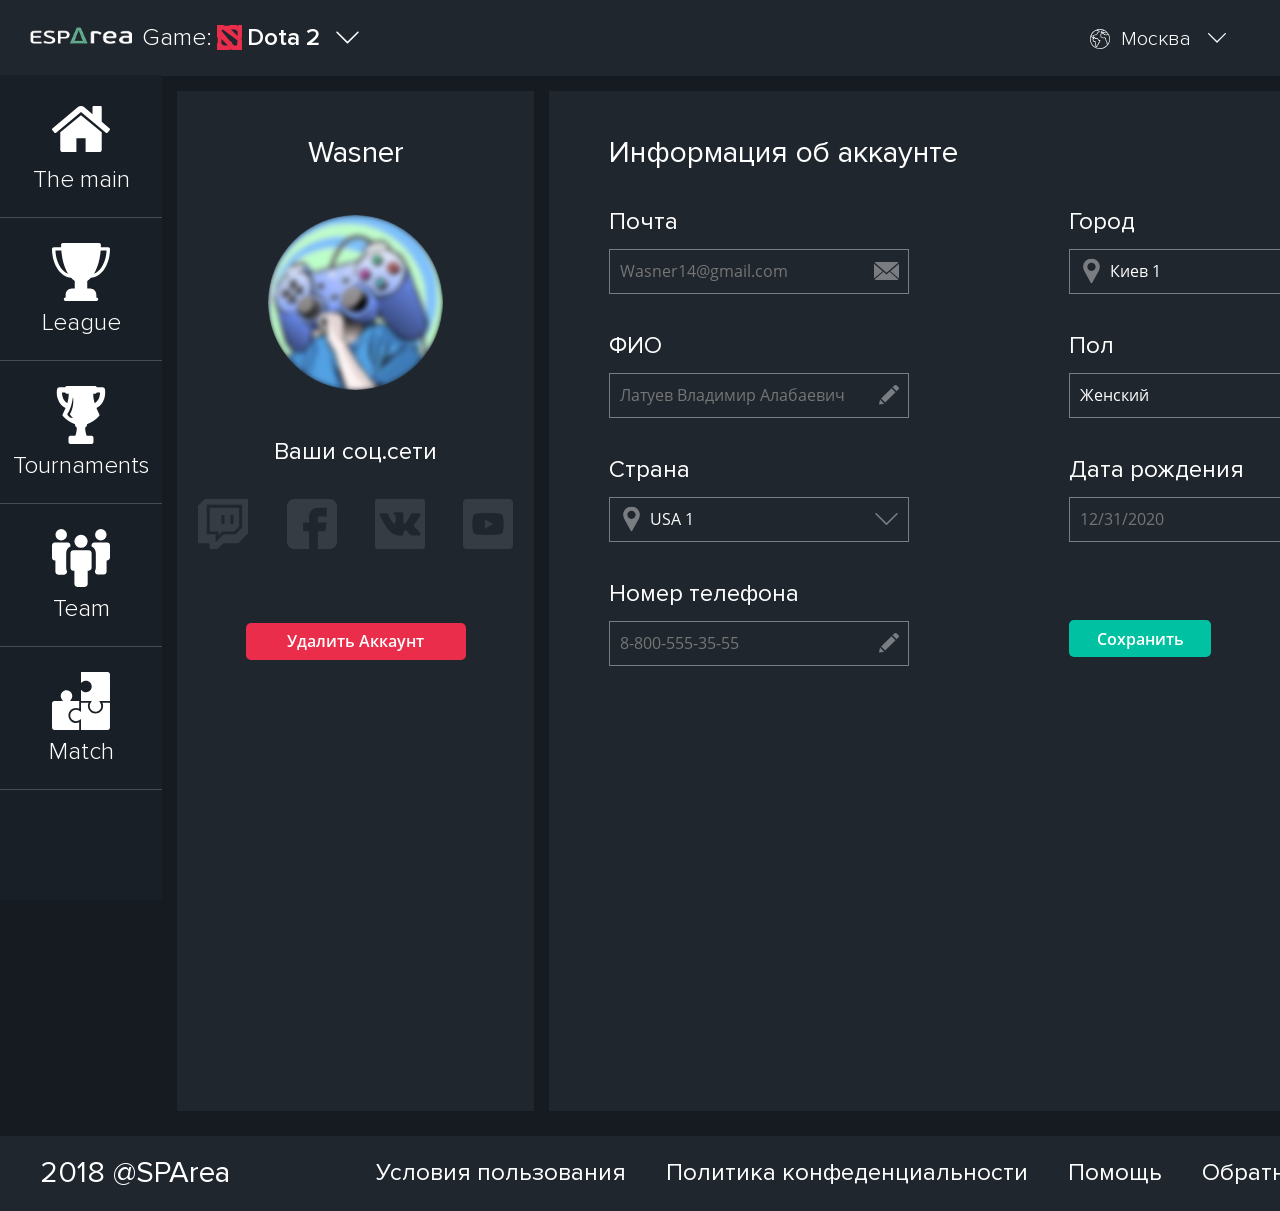
<file: esparea/account.html>
<!DOCTYPE html>
<html lang="en">

<head>
    <meta charset="UTF-8">
    <!-- <meta name="viewport" content="width=device-width, initial-scale=1.0">
    <meta http-equiv="X-UA-Compatible" content="ie=edge"> -->
    <link rel="icon" type="imges/png" href="img/favicon/favicon.png">
    <title>User Jiro</title>
    <!-- ==================== links-for-styles-start ==================== -->
    <link rel="stylesheet" href="css/jquery.formstyler.css">
    <link rel="stylesheet" href="css/jquery.formstyler.theme.css">

    <link rel="stylesheet" href="css/style.css">
    <link rel="stylesheet" href="css/media.css">

    <!-- ==================== links-for-styles-end ==================== -->

</head>

<body>
    <div class="wrapper">
        <!-- ==================== HTML5-header-start ==================== -->
        <header>
            <div class="header-container">
                <div class="header-cnt d-flex justify-content-between align-items-center">
                    <div class="esparea-logo-game d-flex">
                        <div class="esparea-logo">
                            <a href="index.html"><img src="img/header/logo.png" alt="logo"></a>
                        </div>
                        <div class="esparea-game d-flex align-items-center">
                            <div class="game-title ">
                                <span> Game: </span>
                            </div>
                            <div class="game-name d-flex align-items-center">
                                <svg width="25px" height="25px">
                                    <use xlink:href="img/svg/sprite.svg#dota-logo"></use>
                                </svg>
                                <span>Dota 2</span>
                            </div>
                            <div class="drop-down-img">
                                <svg width="25px" height="25px">
                                    <use xlink:href="img/svg/sprite.svg#down-arrow"></use>
                                </svg>
                            </div>
                        </div>
                    </div>
                    <div class="esparea-profile d-flex justify-content-between align-items-center ">
                        <div class="select-game-proparty language d-flex align-items-center">
                            <div class="select-mode-tittle">
                                <svg width="20px" height="20px">
                                    <use xlink:href="img/svg/sprite.svg#earth"></use>
                                </svg>
                            </div>
                            <div class="select-mode">
                                <label>
                                    <select>
                                        <option value="">Москва</option>
                                        <option value="">Москва 1</option>
                                        <option value="">Москва 2</option>
                                    </select>
                                    <span class="icons">
                                        <svg width="20px" height="20px">
                                            <use xlink:href="img/svg/sprite.svg#down-arrow"></use>
                                        </svg>
                                    </span>
                                </label>

                            </div>
                        </div>
                        <div class="paymen ">
                            <div class="paymen-btn">
                                <svg width="25px" height="25px">
                                    <use xlink:href="img/svg/sprite.svg#notification"></use>
                                </svg>
                            </div>
                            <div class="notification-payments-block">
                                <div class="notification-payments-table">
                                    <table cellspacing="0" cellpadding="0">
                                        <tbody>
                                            <tr class="shown">
                                                <td>
                                                    <div class="data-notific-block d-flex flex-column justify-content-center align-items-center">
                                                        <svg width="20px" height="20px">
                                                            <use xlink:href="img/svg/sprite.svg#dota-logo"></use>
                                                        </svg>
                                                        <span>Пт 20.09.19 00:00</span>
                                                    </div>
                                                </td>
                                                <td>
                                                    <p>Вы получили новый уровень, <span> поздравляем !</span></p>
                                                </td>
                                                <td>
                                                    <div class="notification-level d-flex justify-content-center">
                                                        <span class="d-flex align-items-center justify-content-center">5</span>
                                                    </div>
                                                </td>
                                            </tr>
                                            <tr class="shown">
                                                <td>
                                                    <div class="data-notific-block d-flex flex-column justify-content-center align-items-center">
                                                        <svg width="20px" height="20px">
                                                            <use xlink:href="img/svg/sprite.svg#dota-logo"></use>
                                                        </svg>
                                                        <span>Пт 20.09.19 00:00</span>
                                                    </div>
                                                </td>
                                                <td>
                                                    <p>Вы получили новый уровень, <span> поздравляем !</span></p>
                                                </td>
                                                <td>
                                                    <div class="notification-level d-flex justify-content-center">
                                                        <span class="d-flex align-items-center justify-content-center">5</span>
                                                    </div>
                                                </td>
                                            </tr>
                                            <tr class="shown">
                                                <td>
                                                    <div class="data-notific-block d-flex flex-column justify-content-center align-items-center">
                                                        <svg width="20px" height="20px">
                                                            <use xlink:href="img/svg/sprite.svg#dota-logo"></use>
                                                        </svg>
                                                        <span>Пт 20.09.19 00:00</span>
                                                    </div>
                                                </td>
                                                <td>
                                                    <p>Вы получили новый уровень, <span> поздравляем !</span></p>
                                                </td>
                                                <td>
                                                    <div class="notification-level d-flex justify-content-center">
                                                        <span class="d-flex align-items-center justify-content-center">5</span>
                                                    </div>
                                                </td>
                                            </tr>
                                            <tr>
                                                <td>
                                                    <div class="data-notific-block d-flex flex-column justify-content-center align-items-center">
                                                        <svg width="20px" height="20px">
                                                            <use xlink:href="img/svg/sprite.svg#dota-logo"></use>
                                                        </svg>
                                                        <span>Пт 20.09.19 00:00</span>
                                                    </div>
                                                </td>
                                                <td>
                                                    <p>Вы получили новый уровень, <span> поздравляем !</span></p>
                                                </td>
                                                <td>
                                                    <div class="notification-level d-flex justify-content-center">
                                                        <span class="d-flex align-items-center justify-content-center">5</span>
                                                    </div>
                                                </td>
                                            </tr>
                                            <tr>
                                                <td>
                                                    <div class="data-notific-block d-flex flex-column justify-content-center align-items-center">
                                                        <svg width="20px" height="20px">
                                                            <use xlink:href="img/svg/sprite.svg#dota-logo"></use>
                                                        </svg>
                                                        <span>Пт 20.09.19 00:00</span>
                                                    </div>
                                                </td>
                                                <td>
                                                    <p>Вы получили новый уровень, <span> поздравляем !</span></p>
                                                </td>
                                                <td>
                                                    <div class="notification-level d-flex justify-content-center">
                                                        <span class="d-flex align-items-center justify-content-center">5</span>
                                                    </div>
                                                </td>
                                            </tr>
                                            <tr>
                                                <td>
                                                    <div class="data-notific-block d-flex flex-column justify-content-center align-items-center">
                                                        <svg width="20px" height="20px">
                                                            <use xlink:href="img/svg/sprite.svg#dota-logo"></use>
                                                        </svg>
                                                        <span>Пт 20.09.19 00:00</span>
                                                    </div>
                                                </td>
                                                <td>
                                                    <p>Вы получили новый уровень, <span> поздравляем !</span></p>
                                                </td>
                                                <td>
                                                    <div class="notification-level d-flex justify-content-center">
                                                        <span class="d-flex align-items-center justify-content-center">5</span>
                                                    </div>
                                                </td>
                                            </tr>
                                            <tr>
                                                <td>
                                                    <div class="data-notific-block d-flex flex-column justify-content-center align-items-center">
                                                        <svg width="20px" height="20px">
                                                            <use xlink:href="img/svg/sprite.svg#dota-logo"></use>
                                                        </svg>
                                                        <span>Пт 20.09.19 00:00</span>
                                                    </div>
                                                </td>
                                                <td>
                                                    <p>Вы получили новый уровень, <span> поздравляем !</span></p>
                                                </td>
                                                <td>
                                                    <div class="notification-level d-flex justify-content-center">
                                                        <span class="d-flex align-items-center justify-content-center">5</span>
                                                    </div>
                                                </td>
                                            </tr>
                                            <tr>
                                                <td>
                                                    <div class="data-notific-block d-flex flex-column justify-content-center align-items-center">
                                                        <svg width="20px" height="20px">
                                                            <use xlink:href="img/svg/sprite.svg#dota-logo"></use>
                                                        </svg>
                                                        <span>Пт 20.09.19 00:00</span>
                                                    </div>
                                                </td>
                                                <td>
                                                    <p>Вы получили новый уровень, <span> поздравляем !</span></p>
                                                </td>
                                                <td>
                                                    <div class="notification-level d-flex justify-content-center">
                                                        <span class="d-flex align-items-center justify-content-center">5</span>
                                                    </div>
                                                </td>
                                            </tr>
                                            <tr>
                                                <td>
                                                    <div class="data-notific-block d-flex flex-column justify-content-center align-items-center">
                                                        <svg width="20px" height="20px">
                                                            <use xlink:href="img/svg/sprite.svg#dota-logo"></use>
                                                        </svg>
                                                        <span>Пт 20.09.19 00:00</span>
                                                    </div>
                                                </td>
                                                <td>
                                                    <p>Вы получили новый уровень, <span> поздравляем !</span></p>
                                                </td>
                                                <td>
                                                    <div class="notification-level d-flex justify-content-center">
                                                        <span class="d-flex align-items-center justify-content-center">5</span>
                                                    </div>
                                                </td>
                                            </tr>
                                            <tr>
                                                <td>
                                                    <div class="data-notific-block d-flex flex-column justify-content-center align-items-center">
                                                        <svg width="20px" height="20px">
                                                            <use xlink:href="img/svg/sprite.svg#dota-logo"></use>
                                                        </svg>
                                                        <span>Пт 20.09.19 00:00</span>
                                                    </div>
                                                </td>
                                                <td>
                                                    <p>Вы получили новый уровень, <span> поздравляем !</span></p>
                                                </td>
                                                <td>
                                                    <div class="notification-level d-flex justify-content-center">
                                                        <span class="d-flex align-items-center justify-content-center">5</span>
                                                    </div>
                                                </td>
                                            </tr>
                                        </tbody>
                                    </table>
                                </div>
                                <div class="notification-all d-flex justify-content-center align-items-center">
                                    <p class="open-notification">Отткрить еще увидомления</p>
                                    <p class="close-notification">Закрить увидомления</p>
                                </div>
                                <div class=" notification-all-inpage d-flex justify-content-center align-items-center">
                                    <a href="notification.html">Посмотреть все увидомления</a>
                                </div>
                            </div>
                        </div>
                        <div class="message d-flex align-items-center ">
                            <svg width="25px" height="25px">
                                <use xlink:href="img/svg/sprite.svg#message"></use>
                            </svg>
                            <p class="btn-modal" data-val='chat-modal'>Message</p>
                        </div>
                        <div class="friends d-flex align-items-center ">
                            <svg width="25px" height="25px">
                                <use xlink:href="img/svg/sprite.svg#friends"></use>
                            </svg>
                            <p class="btn-modal" data-val="friends-modal">Friends</p>
                        </div>
                        <div class="ryzen-wasner d-flex align-items-center">
                            <svg width="20px" height="20px">
                                <use xlink:href="img/svg/sprite.svg#user"></use>
                            </svg>
                            <p>Ryzen Wasner</p>
                            <div class="drop-down-img">
                                <svg width="25px" height="25px">
                                    <use xlink:href="img/svg/sprite.svg#down-arrow"></use>
                                </svg>
                            </div>
                            <div class="drop-down-menu">
                                <ul>
                                    <li class="active-menu-drop-down"><a href="account.html">Аккаунт</a></li>
                                    <li><a href="callback.html">Обратная связь</a></li>
                                    <li><a href="#">Выйти</a></li>
                                </ul>
                            </div>
                        </div>
                    </div>
                </div>
            </div>
        </header>
        <!-- ==================== HTML5-header-end ==================== -->

        <!-- ==================== HTML5-left-menu-start ==================== -->
        <section class="left-menu-container">
            <ul class="d-flex flex-column">
                <li>
                    <a href="index.html" class="d-flex flex-column align-items-center justify-content-center">
                        <svg width="62px" height="58px">
                            <use xlink:href="img/svg/sprite.svg#home"></use>
                        </svg>
                        <span>The main</span>
                    </a>
                </li>
                <li class="">
                    <a href="javascript:void(0)" class=" menu-sub  d-flex flex-column align-items-center justify-content-center">
                        <svg width="62px" height="58px">
                            <use xlink:href="img/svg/sprite.svg#league"></use>
                        </svg>
                        <span>League</span>
                    </a>
                    <div class="submenu-league">
                        <ul class="d-flex flex-column align-items-center justify-content-center">
                            <li class="active-sub-menu">
                                <a href="javascript:void(0)" class=" d-flex flex-column justify-content-center align-items-center">
                                    <svg width="62px" height="58px">
                                        <use xlink:href="img/svg/sprite.svg#bronze"></use>
                                    </svg>
                                    <span class=" ">Bronze</span>
                                </a>
                            </li>
                            <li>
                                <a href="javascript:void(0)" class=" d-flex flex-column justify-content-center align-items-center">
                                    <svg width="62px" height="58px">
                                        <use xlink:href="img/svg/sprite.svg#bronze"></use>
                                    </svg>
                                    <span class=" ">Bronze</span>
                                </a>
                            </li>
                            <li>
                                <a href="javascript:void(0)" class=" d-flex flex-column justify-content-center align-items-center">
                                    <svg width="62px" height="58px">
                                        <use xlink:href="img/svg/sprite.svg#bronze"></use>
                                    </svg>
                                    <span class="">Bronze</span>
                                </a>
                            </li>
                            <li>
                                <a href="javascript:void(0)" class=" d-flex flex-column justify-content-center align-items-center">
                                    <svg width="62px" height="58px">
                                        <use xlink:href="img/svg/sprite.svg#bronze"></use>
                                    </svg>
                                    <span class=" ">Bronze</span>
                                </a>
                            </li>
                        </ul>
                        <div class=" menu-close d-flex align-items-center justify-content-center ">
                            <p>Меню</p>
                            <div class="drop-down-img">
                                <svg width="25px" height="25px">
                                    <use xlink:href="img/svg/sprite.svg#down-arrow"></use>
                                </svg>
                            </div>
                        </div>
                    </div>
                </li>
                <li>
                    <a href="tournament.html" class="d-flex flex-column align-items-center justify-content-center">
                        <svg width="62px" height="58px">
                            <use xlink:href="img/svg/sprite.svg#tournaments"></use>
                        </svg>
                        <span>Tournaments</span>
                    </a>
                </li>
                <li>
                    <a href="team.html" class="d-flex flex-column align-items-center justify-content-center">
                        <svg width="62px" height="58px">
                            <use xlink:href="img/svg/sprite.svg#team"></use>
                        </svg>
                        <span>Team</span>
                    </a>
                </li>
                <li>
                    <a href="match.html" class="d-flex flex-column align-items-center justify-content-center">
                        <svg width="62px" height="58px">
                            <use xlink:href="img/svg/sprite.svg#puzle"></use>
                        </svg>
                        <span>Match</span>
                    </a>
                </li>
            </ul>
        </section>
        <!-- ==================== HTML5-left-menu-end ==================== -->

        <!-- ==================== HTML5-user-setting-container-start ==================== -->
        <section class="user-setting-section">
            <div class="container-section ">
                <div class="partners-cnt d-flex">
                    <div class="user-logo-account d-flex flex-column ">
                        <div class="account-name">
                            <p>Wasner</p>
                        </div>
                        <div class="account-photo">
                            <div class="account-photo-cnt">
                                <img id="blah" src="img/user_settings/user.png" alt="user">
                            </div>
                            <div class="account-change-photo d-flex justify-content-center align-items-center">
                                <label class="d-flex flex-column justify-content-center">
                                    <img src="img/user_settings/edit.png" alt="edit">
                                    <span>Изменить</span>
                                    <input type='file' id="imgInp" />
                                </label>
                            </div>

                        </div>
                        <div class="account-web-pages d-flex flex-column justify-content-center align-items-center">
                            <div class="account-web-pages-tittle">
                                <p>Ваши соц.сети</p>
                            </div>
                            <div class="account-web-pages-container">
                                <ul class=" d-flex justify-content-between">
                                    <li>
                                        <a target="_blank" href="https://www.twitch.tv/">
                                            <svg width="50px" height="50px">
                                                <use xlink:href="img/svg/sprite.svg#twitch"></use>
                                            </svg>

                                        </a>
                                    </li>
                                    <li>
                                        <a target="_blank" href="https://www.facebook.com/">
                                            <svg width="50px" height="50px">
                                                <use xlink:href="img/svg/sprite.svg#faceboock"></use>
                                            </svg>
                                        </a>
                                    </li>
                                    <li>
                                        <a target="_blank" href="https://vk.com/">
                                            <svg width="50px" height="50px">
                                                <use xlink:href="img/svg/sprite.svg#vkontakt"></use>
                                            </svg>
                                        </a>
                                    </li>
                                    <li>
                                        <a target="_blank" href="https://www.youtube.com/">
                                            <svg width="50px" height="50px">
                                                <use xlink:href="img/svg/sprite.svg#youtube"></use>
                                            </svg>
                                        </a>
                                    </li>
                                </ul>
                            </div>
                            <div class="delete-account esparea-btn bg-btn-red">
                                <button>Удалить аккаунт</button>
                            </div>
                        </div>
                    </div>
                    <div class="user-change-profile-settings">
                        <div class="user-change-profile-settings-tittle">
                            <p>Информация об аккаунте</p>
                        </div>
                        <div class="user-change-profile-settings-form">
                            <form action="">
                                <div class="form-input-cnt d-flex justify-content-between al">
                                    <div class="form-input-box">
                                        <p>Почта</p>
                                        <label>
                                            <input type="text" placeholder="Wasner14@gmail.com"  pattern="^\S+@\S+\.+\S+$"
                                            title="Example@mail.ru">
                                            <span class="icons">
                                                <svg width="25px" height="25px">
                                                    <use xlink:href="img/svg/sprite.svg#sms"></use>
                                                </svg>
                                            </span>
                                        </label>
                                    </div>
                                    <div class="form-input-box">
                                        <p>Город</p>
                                        <label class="country">
                                            <select>
                                                <option value="">Киев 1</option>
                                                <option value="">Киев 2</option>
                                                <option value="">Киев 3</option>
                                                <option value="">Киев 4</option>
                                                <option value="">Киев 5</option>
                                            </select>
                                            <span class="icons">
                                                <svg width="25px" height="25px">
                                                    <use xlink:href="img/svg/sprite.svg#down-arrow"></use>
                                                </svg>
                                            </span>
                                            <span class="icons pin-icon">
                                                <svg width="25px" height="25px">
                                                    <use xlink:href="img/svg/sprite.svg#pin"></use>
                                                </svg>
                                            </span>
                                        </label>
                                    </div>
                                </div>
                                <div class="form-input-cnt d-flex justify-content-between al">
                                    <div class="form-input-box">
                                        <p>ФИО</p>
                                        <label>
                                            <input type="text" placeholder="Латуев Владимир Алабаевич">
                                            <span class="icons">
                                                <svg width="20px" height="20px">
                                                    <use xlink:href="img/svg/sprite.svg#pen"></use>
                                                </svg>
                                            </span>
                                        </label>
                                    </div>
                                    <div class="form-input-box">
                                        <p>Пол</p>
                                        <label>
                                            <select>
                                                <option value="">Женский</option>
                                                <option value="">Мужской </option>
                                            </select>
                                            <span class="icons">
                                                <svg width="25px" height="25px">
                                                    <use xlink:href="img/svg/sprite.svg#down-arrow"></use>
                                                </svg>
                                            </span>
                                        </label>
                                    </div>
                                </div>
                                <div class="form-input-cnt d-flex justify-content-between al">
                                    <div class="form-input-box">
                                        <p>Страна</p>
                                        <label class="country">
                                            <select>
                                                <option value="">USA 1</option>
                                                <option value="">USA 2</option>
                                                <option value="">USA 3</option>
                                                <option value="">USA 4</option>
                                            </select>
                                            <span class="icons">
                                                <svg width="25px" height="25px">
                                                    <use xlink:href="img/svg/sprite.svg#down-arrow"></use>
                                                </svg>
                                            </span>
                                            <span class="icons pin-icon">
                                                <svg width="25px" height="25px">
                                                    <use xlink:href="img/svg/sprite.svg#pin"></use>
                                                </svg>
                                            </span>

                                        </label>
                                    </div>
                                    <div class="form-input-box">
                                        <p>Дата рождения</p>
                                        <label>
                                            <input type="text" id="data" placeholder="12/31/2020">
                                            <span class="icons">
                                                <svg width="20px" height="20px">
                                                    <use xlink:href="img/svg/sprite.svg#pen"></use>
                                                </svg>
                                            </span>
                                        </label>
                                    </div>
                                </div>
                                <div class="form-input-cnt d-flex justify-content-between align-items-center">
                                    <div class="form-input-box">
                                        <p>Номер телефона</p>
                                        <label>
                                            <input type="text" id='phone' placeholder="8-800-555-35-55">
                                            <span class="icons">
                                                <svg width="20px" height="20px">
                                                    <use xlink:href="img/svg/sprite.svg#pen"></use>
                                                </svg>
                                            </span>
                                        </label>
                                    </div>
                                    <div class="form-input-box">
                                        <div class="form-submit esparea-btn bg-btn-green">
                                            <button>Сохранить</button>
                                        </div>
                                    </div>

                                </div>

                            </form>
                        </div>
                    </div>
                </div>
            </div>
        </section>

        <!-- ==================== HTML5-user-settingam-container-end ==================== -->

        <!-- ==================== HTML5-footer-container-start ==================== -->
        <footer class="d-flex align-items-center">
            <div class="container">
                <div class="footer-cnt d-flex justify-content-between align-items-center">
                    <div class="footer-logo">
                        <a href="index.html">2018 @SPArea</a>
                    </div>
                    <div class="footer-menu">
                        <ul class="d-flex">
                            <li><a href="">Условия пользования</a></li>
                            <li><a href="">Политика конфеденциальности</a></li>
                            <li><a href="">Помощь</a></li>
                            <li><a href="">Обратная связь</a></li>
                            <li><a href="">Контакты</a></li>
                        </ul>
                    </div>
                    <div class="footer-pages">
                        <div class="account-web-pages-container">
                            <ul class=" d-flex justify-content-between">
                                <li>
                                    <a target="_blank" href="https://www.twitch.tv/">
                                        <svg>
                                            <use xlink:href="img/svg/sprite.svg#twitch"></use>
                                        </svg>

                                    </a>
                                </li>
                                <li>
                                    <a target="_blank" href="https://www.facebook.com/">
                                        <svg>
                                            <use xlink:href="img/svg/sprite.svg#faceboock"></use>
                                        </svg>
                                    </a>
                                </li>
                                <li>
                                    <a target="_blank" href="https://vk.com/">
                                        <svg>
                                            <use xlink:href="img/svg/sprite.svg#vkontakt"></use>
                                        </svg>
                                    </a>
                                </li>
                                <li>
                                    <a target="_blank" href="https://www.youtube.com/">
                                        <svg>
                                            <use xlink:href="img/svg/sprite.svg#youtube"></use>
                                        </svg>
                                    </a>
                                </li>
                            </ul>
                        </div>
                    </div>
                </div>
            </div>
        </footer>
        <!-- ==================== HTML5-footer-container-end ==================== -->

    </div>


    <!-- ==================== HTML5-modals-start ==================== -->


    <div id="chat-modal" class="modal">
        <div class="modal-content">
            <div class="main-container">
                <span class="close"></span>
                <div class="application-page">

                    <div class="application-page_fix-box">

                        <div class="back-to line-style">
                            <span>Группы</span>
                        </div>
                        <div class="back-to line-style administr">
                            <span>Администрация</span>
                        </div>

                        <div class="fix-box_content">
                            <ul>
                                <li class="line-style">
                                    <a href="#">Lorem ipsum</a>
                                </li>
                                <li class="line-style">
                                    <a href="#" class="active-chat">Lorem ipsum</a>
                                </li>
                                <li class="line-style">
                                    <a href="#">Lorem ipsum</a>
                                </li>
                                <li class="line-style">
                                    <a href="#">Lorem ipsum</a>
                                </li>
                                <li class="line-style">
                                    <a href="#">Lorem ipsum</a>
                                </li>
                                <li class="line-style">
                                    <a href="#">Lorem ipsum</a>
                                </li>
                                <li class="line-style">
                                    <a href="#">Lorem ipsum</a>
                                </li>
                                <li class="line-style">
                                    <a href="#">Lorem ipsum</a>
                                </li>
                                <li class="line-style">
                                    <a href="#">Lorem ipsum</a>
                                </li>
                                <li class="line-style">
                                    <a href="#">Lorem ipsum</a>
                                </li>
                                <li class="line-style">
                                    <a href="#">Lorem ipsum</a>
                                </li>
                                <li class="line-style">
                                    <a href="#">Lorem ipsum</a>
                                </li>
                                <li class="line-style">
                                    <a href="#">Lorem ipsum</a>
                                </li>
                                <li class="line-style">
                                    <a href="#">Lorem ipsum</a>
                                </li>
                            </ul>
                        </div>
                    </div>

                    <div class="application-page_block">

                        <div class="chat-title line-style d-flex justify-content-between align-items-center">
                            <span>Lorem ipsu</span>
                            <div class="chat-settings d-flex align-items-center justify-content-between">
                                <div class="eff-btn">
                                    <button>Добавить в чат</button>
                                </div>
                                <div class="eff-btn setting-btn">
                                    <button class="d-flex justify-content-center">
                                        <svg width="20px" height="20px">
                                            <use xlink:href="img/svg/sprite.svg#setting"></use>
                                        </svg>
                                    </button>
                                </div>
                            </div>
                        </div>

                        <div class="application_block-ok">
                            <div class="application_block-ok_box">
                                <div class="application_block-ok_you">
                                    <div class="chat_sms-name">
                                        <svg width="20px" height="20px">
                                            <use xlink:href="img/svg/sprite.svg#user"></use>
                                        </svg>
                                        <span>Wags ( Swas )</span>
                                    </div>
                                    <div class="chat_sms-you">
                                        <p>Sed ut perspiciatis unde omnis iste natus error sit voluptatem accusantium
                                            doloremque laudantium, totam rem aperiam, eaque ipsa quae ab illo inventore
                                            veritatis et quasi architecto beatae vitae dicta sunt explicabo. Nemo enim
                                            ipsam voluptatem quia voluptas sit aspernatur aut odit aut fugit, sed quia
                                            consequuntur magni dolores eos qui ratione voluptatem sequi nesciunt. Neque
                                            porro quisquam est, qui dolorem ipsum quia dolor sit amet, consectetur,
                                            adipisci velit, sed quia non numquam eius modi tempora incidunt ut labore
                                            et dolore magnam aliquam quaerat voluptatem. Ut enim ad minima veniam, quis
                                            no</p>
                                    </div>
                                </div>
                                <div class="application_block-ok_you">
                                    <div class="chat_sms-name">
                                        <svg width="20px" height="20px">
                                            <use xlink:href="img/svg/sprite.svg#user"></use>
                                        </svg>
                                        <span>Wags ( Swas )</span>
                                    </div>
                                    <div class="chat_sms-you">
                                        <p>Sed ut perspiciatis unde omnis iste natus error sit voluptatem accusantium
                                            doloremque laudantium, totam rem aperiam, eaque ipsa quae ab illo inventore
                                            veritatis et quasi architecto beatae vitae dicta sunt explicabo. Nemo enim
                                            ipsam voluptatem quia voluptas sit aspernatur aut odit aut fugit, sed quia
                                            consequuntur magni dolores eos qui ratione voluptatem sequi nesciunt. Neque
                                            porro quisquam est, qui dolorem ipsum quia dolor sit amet, consectetur,
                                            adipisci velit, sed quia non numquam eius modi tempora incidunt ut labore
                                            et dolore magnam aliquam quaerat voluptatem. Ut enim ad minima veniam, quis
                                            no</p>
                                    </div>
                                </div>
                                <div class="application_block-ok_i">
                                    <div class="chat_sms-name">
                                        <span>Wastr ( Swas )</span>
                                        <svg width="20px" height="20px">
                                            <use xlink:href="img/svg/sprite.svg#user"></use>
                                        </svg>
                                    </div>
                                    <div class="chat_sms-i">
                                        <p>Sed ut perspiciatis unde omnis iste natus error sit voluptatem accusantium
                                            doloremque laudantium.</p>
                                    </div>
                                </div>
                                <div class="application_block-ok_you">
                                    <div class="chat_sms-name">
                                        <svg width="20px" height="20px">
                                            <use xlink:href="img/svg/sprite.svg#user"></use>
                                        </svg>
                                        <span>Wags ( Swas )</span>
                                    </div>
                                    <div class="chat_sms-you">
                                        <p>Sed ut perspiciatis unde omnis iste natus error sit voluptatem accusantium
                                            doloremque laudantium, totam rem aperiam, eaque ipsa quae ab illo inventore
                                            veritatis et quasi architecto beatae vitae dicta sunt explicabo. Nemo enim
                                            ipsam voluptatem quia voluptas sit aspernatur aut odit aut fugit, sed quia
                                            consequuntur magni dolores eos qui ratione voluptatem sequi nesciunt. Neque
                                            porro quisquam est, qui dolorem ipsum quia dolor sit amet, consectetur,
                                            adipisci velit, sed quia non numquam eius modi tempora incidunt ut labore
                                            et dolore magnam aliquam quaerat voluptatem. Ut enim ad minima veniam, quis
                                            no</p>
                                    </div>
                                </div>
                                <div class="application_block-ok_i">
                                    <div class="chat_sms-name">
                                        <span>Wastr ( Swas )</span>
                                        <svg width="20px" height="20px">
                                            <use xlink:href="img/svg/sprite.svg#user"></use>
                                        </svg>
                                    </div>
                                    <div class="chat_sms-i">
                                        <p>Sed ut perspiciatis unde omnis iste natus error sit voluptatem accusantium
                                            doloremque laudantium.</p>
                                    </div>
                                </div>
                                <div class="application_block-ok_i">
                                    <div class="chat_sms-name">
                                        <span>Wastr ( Swas )</span>
                                        <svg width="20px" height="20px">
                                            <use xlink:href="img/svg/sprite.svg#user"></use>
                                        </svg>
                                    </div>
                                    <div class="chat_sms-i">
                                        <p>Sed ut perspiciatis unde omnis iste natus error sit voluptatem accusantium
                                            doloremque laudantium.</p>
                                    </div>
                                </div>
                                <div class="application_block-ok_i">
                                    <div class="chat_sms-name">
                                        <span>Wastr ( Swas )</span>
                                        <svg width="20px" height="20px">
                                            <use xlink:href="img/svg/sprite.svg#user"></use>
                                        </svg>
                                    </div>
                                    <div class="chat_sms-i">
                                        <p>Sed ut perspiciatis unde omnis iste natus error sit voluptatem accusantium
                                            doloremque laudantium.</p>
                                    </div>
                                </div>
                                <div class="application_block-ok_you">
                                    <div class="chat_sms-name">
                                        <svg width="20px" height="20px">
                                            <use xlink:href="img/svg/sprite.svg#user"></use>
                                        </svg>
                                        <span>Wags ( Swas )</span>
                                    </div>
                                    <div class="chat_sms-you">
                                        <p>Sed ut perspiciatis unde omnis iste natus error sit voluptatem accusantium
                                            doloremque laudantium, totam rem aperiam, eaque ipsa quae ab illo inventore
                                            veritatis et quasi architecto beatae vitae dicta sunt explicabo. Nemo enim
                                            ipsam voluptatem quia voluptas sit aspernatur aut odit aut fugit, sed quia
                                            consequuntur magni dolores eos qui ratione voluptatem sequi nesciunt. Neque
                                            porro quisquam est, qui dolorem ipsum quia dolor sit amet, consectetur,
                                            adipisci velit, sed quia non numquam eius modi tempora incidunt ut labore
                                            et dolore magnam aliquam quaerat voluptatem. Ut enim ad minima veniam, quis
                                            no</p>
                                    </div>
                                </div>
                            </div>
                        </div>

                        <div class="application_block-ready">
                            <form action="">
                                <div class="application_block-ready-text">
                                    <textarea placeholder="Введите сообщение..."></textarea>
                                </div>
                                <div class="application_block-ready-send">
                                    <a href="#">
                                        <svg width="73px" height="64px">
                                            <use xlink:href="img/svg/sprite.svg#telegram"></use>
                                        </svg>
                                    </a>
                                </div>
                            </form>
                        </div>
                    </div>
                </div>
            </div>
        </div>
    </div>

    <div id="friends-modal" class="modal">
        <div class="modal-content">
            <div class="friends-container">
                <span class="close"></span>
                <div class="friends-cnt d-flex flex-column">
                    <div class="friends-cnt-header d-flex align-items-center justify-content-between">
                        <div class="friends-request">
                            <ul class="d-flex justify-content-center align-items-center">
                                <li class="active-players-comand table-click" data-table='request-table'>Запросы</li>
                                <li class="table-click" data-table='friends-table'>Друзья</li>
                            </ul>
                        </div>
                        <div class="add-friend-btn eff-btn ">
                            <button>Добавить в друзья</button>
                        </div>
                    </div>
                    <div class="friend-components">
                        <div class="request-block" id="request-table">
                            <div class="request-cnt d-flex justify-content-between align-items-center">
                                <div class="request-tittle d-flex align-items-center justify-content-between">
                                    <div class="request-img">
                                        <img src="img/friend.png" alt="png">
                                    </div>
                                    <div class="request-name">
                                        <span>Wasner ( IGM )</span>
                                    </div>
                                </div>
                                <div class="request-btn esparea-btn bg-btn-green">
                                    <button>Принять запрос</button>
                                </div>
                            </div>
                            <div class="request-cnt d-flex justify-content-between align-items-center">
                                <div class="request-tittle d-flex align-items-center justify-content-between">
                                    <div class="request-img">
                                        <img src="img/friend.png" alt="png">
                                    </div>
                                    <div class="request-name">
                                        <span>Wasner ( IGM )</span>
                                    </div>
                                </div>
                                <div class="request-btn esparea-btn bg-btn-green">
                                    <button>Принять запрос</button>
                                </div>
                            </div>
                            <div class="request-cnt d-flex justify-content-between align-items-center">
                                <div class="request-tittle d-flex align-items-center justify-content-between">
                                    <div class="request-img">
                                        <img src="img/friend.png" alt="png">
                                    </div>
                                    <div class="request-name">
                                        <span>Wasner ( IGM )</span>
                                    </div>
                                </div>
                                <div class="request-btn esparea-btn bg-btn-green">
                                    <button>Принять запрос</button>
                                </div>
                            </div>
                            <div class="request-cnt d-flex justify-content-between align-items-center">
                                <div class="request-tittle d-flex align-items-center justify-content-between">
                                    <div class="request-img">
                                        <img src="img/friend.png" alt="png">
                                    </div>
                                    <div class="request-name">
                                        <span>Wasner ( IGM )</span>
                                    </div>
                                </div>
                                <div class="request-btn esparea-btn bg-btn-green">
                                    <button>Принять запрос</button>
                                </div>
                            </div>
                            <div class="request-cnt d-flex justify-content-between align-items-center">
                                <div class="request-tittle d-flex align-items-center justify-content-between">
                                    <div class="request-img">
                                        <img src="img/friend.png" alt="png">
                                    </div>
                                    <div class="request-name">
                                        <span>Wasner ( IGM )</span>
                                    </div>
                                </div>
                                <div class="request-btn esparea-btn bg-btn-green">
                                    <button>Принять запрос</button>
                                </div>
                            </div>
                            <div class="request-cnt d-flex justify-content-between align-items-center">
                                <div class="request-tittle d-flex align-items-center justify-content-between">
                                    <div class="request-img">
                                        <img src="img/friend.png" alt="png">
                                    </div>
                                    <div class="request-name">
                                        <span>Wasner ( IGM )</span>
                                    </div>
                                </div>
                                <div class="request-btn esparea-btn bg-btn-green">
                                    <button>Принять запрос</button>
                                </div>
                            </div>
                            <div class="request-cnt d-flex justify-content-between align-items-center">
                                <div class="request-tittle d-flex align-items-center justify-content-between">
                                    <div class="request-img">
                                        <img src="img/friend.png" alt="png">
                                    </div>
                                    <div class="request-name">
                                        <span>Wasner ( IGM )</span>
                                    </div>
                                </div>
                                <div class="request-btn esparea-btn bg-btn-green">
                                    <button>Принять запрос</button>
                                </div>
                            </div>
                        </div>
                        <div class="friend-block" id="friends-table">
                            <div class="friends-block-insade d-flex justify-content-between align-items-center">
                                <div class="friends-tittle d-flex align-items-center justify-content-between">
                                    <div class="friends-img">
                                        <img src="img/friend.png" alt="png">
                                    </div>
                                    <div class="friends-name">
                                        <span>Wasner ( IGM )</span>
                                    </div>
                                </div>
                                <div class="friends-btn esparea-btn bg-btn-green">
                                    <button>Отправить сообщение</button>
                                </div>
                            </div>
                            <div class="friends-block-insade d-flex justify-content-between align-items-center">
                                <div class="friends-tittle d-flex align-items-center justify-content-between">
                                    <div class="friends-img">
                                        <img src="img/friend.png" alt="png">
                                    </div>
                                    <div class="friends-name">
                                        <span>Wasner ( IGM )</span>
                                    </div>
                                </div>
                                <div class="friends-btn esparea-btn bg-btn-green">
                                    <button>Отправить сообщение</button>
                                </div>
                            </div>
                            <div class="friends-block-insade d-flex justify-content-between align-items-center">
                                <div class="friends-tittle d-flex align-items-center justify-content-between">
                                    <div class="friends-img">
                                        <img src="img/friend.png" alt="png">
                                    </div>
                                    <div class="friends-name">
                                        <span>Wasner ( IGM )</span>
                                    </div>
                                </div>
                                <div class="friends-btn esparea-btn bg-btn-green">
                                    <button>Отправить сообщение</button>
                                </div>
                            </div>
                            <div class="friends-block-insade d-flex justify-content-between align-items-center">
                                <div class="friends-tittle d-flex align-items-center justify-content-between">
                                    <div class="friends-img">
                                        <img src="img/friend.png" alt="png">
                                    </div>
                                    <div class="friends-name">
                                        <span>Wasner ( IGM )</span>
                                    </div>
                                </div>
                                <div class="friends-btn esparea-btn bg-btn-green">
                                    <button>Отправить сообщение</button>
                                </div>
                            </div>
                            <div class="friends-block-insade d-flex justify-content-between align-items-center">
                                <div class="friends-tittle d-flex align-items-center justify-content-between">
                                    <div class="friends-img">
                                        <img src="img/friend.png" alt="png">
                                    </div>
                                    <div class="friends-name">
                                        <span>Wasner ( IGM )</span>
                                    </div>
                                </div>
                                <div class="friends-btn esparea-btn bg-btn-green">
                                    <button>Отправить сообщение</button>
                                </div>
                            </div>
                            <div class="friends-block-insade d-flex justify-content-between align-items-center">
                                <div class="friends-tittle d-flex align-items-center justify-content-between">
                                    <div class="friends-img">
                                        <img src="img/friend.png" alt="png">
                                    </div>
                                    <div class="friends-name">
                                        <span>Wasner ( IGM )</span>
                                    </div>
                                </div>
                                <div class="friends-btn esparea-btn bg-btn-green">
                                    <button>Отправить сообщение</button>
                                </div>
                            </div>
                        </div>
                    </div>
                </div>
            </div>
        </div>
    </div>
    <!-- ==================== HTML5-modals-end ==================== -->


    <!-- ==================== scripts-start ==================== -->
    <script src="js/jquery-3.2.1.min.js"></script>
    <script src="js/jquery.formstyler.min.js"></script>
    <script src="js/jquery.mask.js"></script>

    <script src="js/script.js"></script>
    <!-- ==================== scripts-end ==================== -->
    <script>

        $(document).ready(function () {
            $('select').styler();

        })
        //  mask number phone
        $(document).ready(function () {
            $("#phone").mask('9-999-999-99-99');
            $("#data").mask('99 / 99 / 9999');
        })
    </script>

</body>

</html>
</file>
<file: css/style.css>
@import '../font/stylesheet.css';
/*-========================================-global-style-for-ol-browsers-========================================*/

html, body, div, span, applet, object, iframe, h1, h2, h3, h4, h5, h6, p, blockquote, pre, a, abbr, acronym, address, big, cite, code, del, dfn, em, img, ins, kbd, q, s, samp, small, strike, strong, sub, sup, tt, var, b, u, i, center, dl, dt, dd, ol, ul, li, fieldset, form, label, legend, table, caption, tbody, tfoot, thead, tr, th, td, article, aside, canvas, details, embed, figure, figcaption, footer, header, hgroup, menu, nav, output, ruby, section, summary, time, mark, audio, video {
    margin: 0;
    padding: 0;
    border: 0;
    font-size: 100%;
    font: inherit;
    vertical-align: baseline;
}

article, aside, details, figcaption, figure, footer, header, hgroup, menu, nav, section {
    display: block;
}

ol, ul {
    list-style: none;
    padding: 0;
    margin: 0;
}

table {
    width: 100%;
    border-collapse: collapse;
    border-spacing: 0;
}

* {
    outline: none!important;
    -webkit-box-sizing: border-box;
    box-sizing: border-box;
}

input {
    box-shadow: none;
    -webkit-box-shadow: none;
    -moz-box-shadow: none;
    -o-box-shadow: none;
    -ms-box-shadow: none;
}

button, a {
    cursor: pointer;
    text-decoration: none!important;
    border: 0;
    display: inline-block;
    padding: 0;
}

img {
    max-width: 100%;
    max-height: 100%;
}

body {
    background-color: #161b21;
    margin: 0;
    padding: 0;
}

.container {
    width: 1980px;
    margin: 0 auto;
    padding: 0 30px;
}

.container-section {
    margin-left: 162px;
    padding: 15px 15px 0 15px;
}

.d-flex {
    display: -webkit-box;
    display: -webkit-flex;
    display: -ms-flexbox;
    display: flex;
}

.flex-row {
    -webkit-box-orient: horizontal;
    -webkit-box-direction: normal;
    -webkit-flex-direction: row;
    -ms-flex-direction: row;
    flex-direction: row;
}

.flex-column {
    -webkit-box-orient: vertical;
    -webkit-box-direction: normal;
    -webkit-flex-direction: column;
    -ms-flex-direction: column;
    flex-direction: column;
}

.justify-content-start {
    -webkit-box-pack: start;
    -webkit-justify-content: flex-start;
    -ms-flex-pack: start;
    justify-content: flex-start;
}

.justify-content-end {
    -webkit-box-pack: end;
    -webkit-justify-content: flex-end;
    -ms-flex-pack: end;
    justify-content: flex-end;
}

.justify-content-center {
    -webkit-box-pack: center;
    -webkit-justify-content: center;
    -ms-flex-pack: center;
    justify-content: center;
}

.justify-content-between {
    -webkit-box-pack: justify;
    -webkit-justify-content: space-between;
    -ms-flex-pack: justify;
    justify-content: space-between;
}

.align-items-start {
    -webkit-box-align: start;
    -webkit-align-items: flex-start;
    -ms-flex-align: start;
    align-items: flex-start;
}

.align-items-end {
    -webkit-box-align: end;
    -webkit-align-items: flex-end;
    -ms-flex-align: end;
    align-items: flex-end;
}

.align-items-center {
    -webkit-box-align: center;
    -webkit-align-items: center;
    -ms-flex-align: center;
    align-items: center;
}

.flex-wrap {
    -webkit-flex-wrap: wrap;
    -ms-flex-wrap: wrap;
    flex-wrap: wrap;
}

.flex-no-wrap {
    -webkit-flex-wrap: nowrap;
    -ms-flex-wrap: nowrap;
    flex-wrap: nowrap;
}

.esparea-btn button {
    width: 142px;
    height: 37px;
    -webkit-border-radius: 5px;
    border-radius: 5px;
    font-size: 16px;
    color: rgb(255, 255, 255);
    line-height: 1.5;
    font-family: "OpenSans-Semibold";
    padding: 0;
    text-transform: capitalize;
}

.eff-btn button {
    -webkit-border-radius: 5px;
    border-radius: 5px;
    background-image: -webkit-linear-gradient( 37deg, rgb(0, 193, 161) 0%, rgb(233, 45, 74) 100%);
    background-image: -ms-linear-gradient( 37deg, rgb(0, 193, 161) 0%, rgb(233, 45, 74) 100%);
    width: 161px;
    height: 36px;
    font-size: 16px;
    font-family: "OpenSans-Semibold";
    color: rgb(255, 255, 255);
    line-height: 1.5;
}

.bg-btn-red button {
    background-color: rgb(233, 45, 74);
}

.bg-btn-green button {
    background-color: rgb(0, 193, 161);
}

.bg-btn-red button:hover {
    -webkit-box-shadow: 0px 0px 28px 0px rgba(233, 45, 74);
    box-shadow: 0px 0px 28px 0px rgba(233, 45, 74);
}

.bg-btn-green button:hover {
    -webkit-box-shadow: 0px 0px 28px 0px rgba(0, 193, 161);
    box-shadow: 0px 0px 28px 0px rgba(0, 193, 161);
}

.eff-btn button:hover {
    -webkit-box-shadow: 0px 0px 32px 5px rgba(128, 112, 114, 0.4);
    box-shadow: 0px 0px 32px 5px rgba(128, 112, 114, 0.4);
}

.esparea-btn button:active, .eff-btn button:active {
    -webkit-border-radius: 5px;
    border-radius: 5px;
    background-color: rgb(67, 82, 97);
    color: rgb(22, 27, 33);
    -webkit-box-shadow: none;
    box-shadow: none;
    background-image: none;
}

.partners-table-container table tbody tr:hover, .notification-table table tbody tr:hover, .commands-table-container table tbody tr:hover {
    background-color: #4f5459 !important;
}

body,html,.team-section,.wrapper{
    min-height: 100vh;
}
/*-========================================-global-style-for-ol-browsers-end-========================================*/

/* ========================== header-style-start ========================== */

header {
    background-color: #1f262e;
}

.header-container {
    padding: 0 30px;
}

.header-cnt {
    min-height: 75px;
}

.esparea-logo {
    width: 145px;
    margin-right: 10px;
}

.esparea-logo img {
    vertical-align: middle;
}

.esparea-game {
    min-width: 200px;
    width: 100%;
}

.esparea-game span {
    font-size: 24px;
    color: rgb(255, 255, 255);
    line-height: 1;
    -webkit-transition: 0.3s;
    -o-transition: 0.3s;
    transition: 0.3s;
}

.esparea-game:hover, .esparea-game:hover .drop-down-img svg, .esparea-game:hover .game-title span, .esparea-game:hover .game-name span {
    color: #00c1a1;
    fill: #00c1a1;
    cursor: pointer;
}

.game-title span {
    font-family: "ProximaNova-Light";
    -webkit-transition: 0.3s;
    -o-transition: 0.3s;
    transition: 0.3s;
}

.game-name {
    padding-left: 5px;
}

.drop-down-img {
    margin-left: 10px;
}

.game-name span {
    font-family: "ProximaNova-Semibold";
    margin: 0 5px;
}

.game-name svg, .team-partner-game svg {
    fill: #e92d4a;
}

.esparea-game {
    position: relative;
}

.esparea-profile {
    max-width: 800px;
    width: 100%;
}

.esparea-profile p {
    font-size: 18px;
    color: rgb(255, 255, 255);
    line-height: 4.2;
    font-family: "ProximaNova-Light";
    -webkit-transition: 0.3s;
    -o-transition: 0.3s;
    transition: 0.3s;
}

.paymen, .message, .friends, .ryzen-wasner {
    padding: 0 10px;
    position: relative;
}

.message p, .friends p {
    position: relative;
    padding-left: 20px;
}

.message svg, .friends svg, .ryzen-wasner svg, .paymen-btn svg, .drop-down-img svg, .language svg {
    fill: white;
    vertical-align: middle;
    -webkit-transition: 0.3s;
    -o-transition: 0.3s;
    transition: 0.3s;
}

.ryzen-wasner p {
    position: relative;
    padding-left: 20px;
    margin-right: 10px;
}

.language {
    width: 150px;
}

.ryzen-wasner {
    position: relative;
    cursor: pointer;
}

.message:hover p, .friends:hover p, .ryzen-wasner:hover p, .paymen-btn:hover, .message:hover svg, .friends:hover svg, .ryzen-wasner:hover svg, .paymen-btn:hover svg, .language:hover svg, .language:hover .jq-selectbox__select-text {
    cursor: pointer;
    color: #00c1a1;
    fill: #00c1a1;
}

.language .jq-selectbox__select-text {
    font-family: "ProximaNova-Light";
    -webkit-transition: 0.3s;
    -o-transition: 0.3s;
    transition: 0.3s;
}

.menu-active span {
    color: #00c1a1 !important;
    font-family: "ProximaNova-Bold" !important;
}

.menu-active svg {
    fill: #00c1a1 !important
}

.esparea-header-menu ul li a:hover {
    color: #00c1a1 !important;
}

.drop-down-menu ul li a {
    font-size: 18px;
    font-family: 'ProximaNova-Regular';
    color: rgb(255, 255, 255);
    line-height: 3;
    margin-right: 0;
    padding: 0 0 0 30px;
    width: 100%;
    -webkit-transition: 0.3s;
    -o-transition: 0.3s;
    transition: 0.3s;
}

.drop-down-menu ul li a:after {
    display: none;
}

.drop-down-menu ul li+li {
    border-top: 1px solid rgba(255, 255, 255, 0.2)
}

.drop-down-menu {
    position: absolute;
    width: 100%;
    top: 85px;
    background-color: #435261;
    z-index: 999;
    left: 0;
    opacity: 0;
    visibility: hidden;
    -webkit-transition: 0.1s;
    -o-transition: 0.1s;
    transition: 0.1s;
}

.ryzen-wasner:hover .drop-down-menu {
    opacity: 1;
    visibility: visible;
}

.active-menu-drop-down a {
    color: #00c1a1 !important;
}

.drop-down-menu::after, .notification-payments-block:after {
    position: absolute;
    top: -20px;
    border-width: 10px 0 0 10px;
    border-top: 10px solid transparent;
    border-bottom: 10px solid #435261;
    border-right: 10px solid transparent;
    border-left: 10px solid transparent;
    content: "";
    display: inline-block;
    width: 0;
    height: 0;
    border-style: solid;
    z-index: 5;
    left: 50%;
    -webkit-transform: translateX(-50%);
    -ms-transform: translateX(-50%);
    transform: translateX(-50%);
}

.drop-down-menu::before {
    position: absolute;
    content: '';
    top: -10px;
    height: 10px;
    ;
    width: 100%;
    background: transparent;
}

.drop-down-menu ul li a:hover {
    color: #00c1a1;
}

.drop-down-menu ul li a:active {
    color: black;
}

/* ========================== header-style-end ========================== */

/* ========================== left-menu-style-start ========================== */

.left-menu-container {
    width: 162px;
    background-color: #191f26;
    position: absolute;
    top: 75px;
    z-index: 999;
    overflow-y: auto;
    height: -webkit-calc(100% - 75px);
    height: calc(100% - 75px);
}

.left-menu-container ul li a span, .menu-close p {
    font-size: 24px;
    font-family: "ProximaNova-Light";
    color: rgb(255, 255, 255);
    line-height: 1;
    margin-top: 10px;
    -webkit-transition: 0.3s;
    -o-transition: 0.3s;
    transition: 0.3s;
}

.left-menu-container ul li {
    padding: 25px 0;
    border-bottom: 1px solid rgba(255, 255, 255, 0.2);
    position: relative;
}

.left-menu-container::-webkit-scrollbar {
    position: absolute;
    right: 10px;
    width: 7px;
    height: 20px;
    -webkit-border-radius: 8px;
    border-radius: 8px;
    background-color: rgba(0, 0, 0, 0.2)
}

.left-menu-container::-webkit-scrollbar-thumb {
    background-color: #01c09f;
    width: 20px;
    -webkit-border-radius: 10px;
    border-radius: 10px;
    cursor: pointer;
}

.menu-close {
    background-color: #2d3842;
    padding: 20px 0;
    cursor: pointer;
}

.menu-close p {
    margin-top: 0;
}

.left-menu-container ul li a svg {
    fill: white;
    -webkit-transition: 0.3s;
    -o-transition: 0.3s;
    transition: 0.3s;
}

.left-menu-container ul li a:hover span, .menu-close:hover p, .left-menu-container ul li a:hover svg, .menu-close:hover svg {
    color: #00c1a1 !important;
    fill: #00c1a1 !important;
    cursor: pointer;
}

.submenu-league {
    background-color: #191f26;
    position: absolute;
    left: 0;
    right: 0;
    margin: auto;
    top: 135px;
    z-index: 999;
}

.submenu-league ul li {
    width: 100%;
    -webkit-transition: 0.3s;
    -o-transition: 0.3s;
    transition: 0.3s;
}

.menu-close .drop-down-img {
    -webkit-transform: rotate(180deg);
    -ms-transform: rotate(180deg);
    transform: rotate(180deg)
}

.submenu-league ul li:last-child {
    border-bottom: none;
}

.menu-close img {
    -webkit-transform: rotate(90deg);
    -ms-transform: rotate(90deg);
    transform: rotate(90deg);
    padding-bottom: 20px;
}

.submenu-league {
    display: none;
}

.submenu-league ul li:hover {
    background-color: #00c1a1;
    -webkit-box-shadow: 0px 0px 28px 0px rgba(0, 193, 161);
    box-shadow: 0px 0px 28px 0px rgba(0, 193, 161);
}

.submenu-league ul li:hover a span {
    color: white !important;
}

.submenu-league ul li:hover a svg {
    fill: white !important;
}

.active-sub-menu a span, .active-sub-menu svg, .active-sub-menu {
    fill: white !important;
    color: white !important;
    background-color: #00c1a1;
}

.submenu-league ul li:active {
    fill: white !important;
    color: white !important;
    background-color: #00c1a1;
    -webkit-box-shadow: none;
    box-shadow: none;
}

.togle-lague {
    border-bottom: none !important;
    padding-bottom: 0 !important;
}

/* ========================== left-menu-style-end ========================== */

/* ========================== team-style-start ========================== */

.partners-cnt {
    max-width: 1850px;
    width: 100%;
    margin: 0 auto;
}

.partner-block, .level, .team-partner {
    min-height: 450px;
    background-color: #1f262e;
}

.partner-block {
    width: 55%;
    padding: 0 30px;
}

.level {
    width: 20%;
    margin: 0 15px;
}

.team-partner {
    width: 25%;
}

.partner-block-tittle {
    margin-top: 30px;
    padding-bottom: 50px;
    border-bottom: 2px solid rgb(255, 255, 255)
}

.partner-block-tittle p {
    margin-right: 10px;
}

.partner-block-tittle p, .partner-block-tittle span, .partner-block-tittle {
    font-size: 30px;
    font-family: "OpenSans-Semibold";
    color: rgb(255, 255, 255);
    line-height: 0.8;
}

.pd-none {
    padding: 0;
}

.partner-block-tittle span, .partner-block-tittle i {
    font-family: "ProximaNova-Light";
}

.players-overflow-y {
    margin-top: 10px;
    padding: 0 30px;
}

.partners-players {
    padding-bottom: 20px;
    overflow: hidden;
}

.player-block {
    margin-right: 30px;
    width: 145px;
}

.player-block:last-child {
    margin-right: 0;
}

.player-img {
    width: 129px;
    height: 129px;
    overflow: hidden;
    border: 1px solid rgb(0, 193, 161);
    -webkit-border-radius: 50%;
    border-radius: 50%;
    margin: 0 auto;
}

.player-name {
    width: 120px;
    font-size: 30px;
    font-family: "ProximaNova-Light";
    color: rgb(255, 255, 255);
    line-height: 0.8;
    text-align: center;
    margin: 15px auto 0;
}

.player-level {
    margin-top: 10px;
    font-size: 18px;
    margin-bottom: 30px;
}

.player-level p {
    font-size: 24px;
    font-family: "ProximaNova-Thin";
    color: rgb(255, 255, 255);
    line-height: 1;
    margin-right: 10px;
}

.player-level span, .home-wasner-level-inf span {
    font-size: 100%;
    font-family: 'ProximaNova-Light';
    color: rgb(255, 255, 255);
    line-height: 1.333;
    -webkit-border-radius: 50%;
    border-radius: 50%;
    border: 1px solid rgb(0, 193, 161);
    font-size: 100%;
    width: 24px;
    height: 24px;
}

.partners-players::-webkit-scrollbar {
    position: absolute;
    right: 10px;
    width: 10px;
    height: 7px;
    -webkit-border-radius: 8px;
    border-radius: 8px;
    background-color: rgba(0, 0, 0, 0.2)
}

.partners-players::-webkit-scrollbar-thumb {
    background-color: #01c09f;
    width: 10px;
    -webkit-border-radius: 10px;
    border-radius: 10px;
    cursor: pointer;
}

.level-tittle-number {
    width: 100%;
    padding: 0 15px 35px 15px;
    border-bottom: 1px solid rgba(255, 255, 255, 0.2)
}

.level-tittle {
    font-size: 24px;
    font-family: "ProximaNova-Light";
    color: rgb(255, 255, 255);
    line-height: 1;
    margin: 35px 0;
}

.level-number span {
    width: 133px;
    height: 133px;
    border: 5px solid rgb(0, 193, 161);
    -webkit-border-radius: 50%;
    border-radius: 50%;
    font-size: 60px;
    font-family: "ProximaNova-Bold";
    color: rgb(255, 255, 255);
    line-height: 0.4;
}

.level-last-match {
    padding: 35px 15px;
}

.level-last-match span, .level-last-match p {
    font-size: 24px;
    font-family: "ProximaNova-Light";
    color: rgb(255, 255, 255);
    line-height: 1;
    text-align: center;
}

.level-last-match .last-match span {
    font-family: "ProximaNova-Semibold";
    color: rgb(0, 193, 161);
    margin-top: 5px;
}

.level-last-match .last-match span i {
    color: #e92d4a;
}

.wins-count {
    text-align: center;
    margin-top: 35px;
    margin-bottom: 5px;
}

.team-partner-tittle-img {
    width: 100%;
    padding: 0 15px 35px 15px;
    border-bottom: 1px solid rgba(255, 255, 255, 0.2)
}

.team-partner-tittle {
    font-size: 40px;
    font-family: "ProximaNova-Semibold";
    color: rgb(255, 255, 255);
    line-height: 0.6;
    text-align: center;
    margin: 35px 0;
}

.team-partner-tittle p {
    position: relative;
    padding-right: 10px;
}

.tram-partner-logo-cnt {
    width: 290px;
    height: 125px;
}

.tram-partner-logo {
    position: relative;
}

.team-partner-game {
    margin-top: 35px;
}

.team-partner-tottle {
    margin-top: 35px;
}

.teaem-partner-tittle-setting svg {
    fill: #363c43;
    cursor: pointer;
}

#imgInp {
    display: none;
}

.team-partner-game span {
    font-size: 24px;
    font-family: "ProximaNova-Semibold";
    color: rgb(255, 255, 255);
    line-height: 1;
    margin-left: 5px;
}

.tottle-box {
    width: 135px;
    margin: 0 15px;
}

.tottle-box span {
    font-size: 30px;
    font-family: "ProximaNova-Light";
    color: rgb(255, 255, 255);
    line-height: 0.8;
}

.tottle-box span:last-child {
    font-family: "ProximaNova-Regular";
    margin-top: 20px;
}

.team-players-comand {
    background-color: #1f262e;
    min-height: 76px;
    margin-top: 15px;
    border-bottom: 1px solid rgba(255, 255, 255, 0.2)
}

.team-players-comand .select-game-prop-container {
    max-width: 500px;
    ;
}

.table-clicks-machs ul {
    margin-left: 70px;
}

.table-clicks-machs ul li {
    font-size: 24px;
    font-family: "OpenSans-Regular";
    color: rgb(255, 255, 255);
    line-height: 3;
    padding: 0 50px;
    position: relative;
}

.table-clicks-machs ul li::before {
    content: '';
    position: absolute;
    bottom: -5px;
    left: 50%;
    -webkit-transform: translateX(-50%);
    -ms-transform: translateX(-50%);
    transform: translateX(-50%);
    width: 0;
    height: 5px;
    -webkit-border-radius: 10px;
    border-radius: 10px;
    background-color: transparent;
    -webkit-transition: 0.3s;
    -o-transition: 0.3s;
    transition: 0.3s;
}

.Приглошения {
    font-size: 24px;
    font-family: "ProximaNova";
    color: rgb(255, 255, 255);
    line-height: 1;
    position: absolute;
    left: 354.937px;
    top: 17692.984px;
    z-index: 1498;
}

.table-clicks-machs ul li:hover {
    cursor: pointer;
    color: rgb(0, 193, 161);
}

.table-clicks-machs ul li:hover::before {
    background-color: rgb(0, 193, 161);
    width: 100%;
    cursor: pointer;
}

.active-players-comand {
    color: rgb(0, 193, 161) !important;
}

.active-players-comand::before {
    background-color: rgb(0, 193, 161) !important;
    width: 100% !important;
}

.partners-table-container {
    background-color: #1f262e;
    margin-top: 15px;
}

.partners-table-container table thead tr td {
    font-size: 24px;
    font-family: "ProximaNova-Regular";
    color: rgb(255, 255, 255);
    vertical-align: middle;
    height: 60px;
}

.partners-table-container table tr td:nth-child(1) {
    width: 60px;
    text-align: center;
}

.partners-table-container table tr td:nth-child(2), .partners-table-container table tr td:nth-child(3), .partners-table-container table tr td:nth-child(4) {
    width: 300px;
    text-align: center;
}

.partners-table-container table tbody tr td {
    font-family: "ProximaNova-Light";
    font-size: 30px;
    color: rgb(255, 255, 255);
    line-height: 0.8;
    text-align: center;
    vertical-align: middle;
    height: 75px;
    padding: 0 15px;
}

.partners-table-container table tbody tr td:first-child {
    -webkit-border-radius: 5px 0 0 5px;
    border-radius: 5px 0 0 5px;
}

.partners-table-container table tbody tr td:last-child {
    -webkit-border-radius: 0 5px 5px 0;
    border-radius: 0 5px 5px 0;
}

.partners-table-container table tbody tr {
    border-bottom: 2px solid #1f262e;
    background-color: #435261;
}

.partners-table-container table tbody tr:nth-child(even) {
    background-color: #384552;
}

.partners-table-container table tbody tr td:last-child .esparea-btn {
    margin-right: 15px;
}

.pagination-cotainer {
    padding: 35px 0;
}

.prev-arrow, .next-arrow {
    background-color: rgb(0, 193, 161);
}

.next-arrow {
    -webkit-transform: rotate(180deg);
    -ms-transform: rotate(180deg);
    transform: rotate(180deg)
}

.prev-arrow img {
    display: block;
}

.next-arrow img {
    display: block;
}

.prev-arrow img, .next-arrow img {
    margin-right: 5px;
}

.pagination-cotainer ul li a {
    font-size: 24px;
    font-family: "OpenSans-Light";
    color: rgb(0, 193, 161);
    line-height: 1;
    width: 43px;
    height: 43px;
    border: 1px solid rgb(0, 193, 161);
    -webkit-border-radius: 50%;
    border-radius: 50%;
}

.pagination-cotainer ul li+li {
    margin-left: 20px;
}

.pagination-cotainer ul li .active-page, .pagination-cotainer ul li a:hover {
    background-color: rgb(0, 193, 161);
    color: white !important;
}

.feedback-notification {
    display: none;
    width: 100%;
    background-color: #2f3a45;
    position: relative;
    top: 0;
    z-index: 99999999;
    padding: 8px 0;
}

.feedback-notification-name {
    font-size: 18px;
    font-family: "OpenSans-Regular";
    color: rgb(255, 255, 255);
    margin-right: 15px;
}

.feedback-notification-name-btn .esparea-btn button {
    font-size: 14px;
    width: 142px;
    height: 22px;
    margin: 3px 0;
}

.cross-red {
    width: 21px;
    height: 20px;
    -webkit-border-radius: 5px;
    border-radius: 5px;
    background-color: rgb(233, 45, 74);
    position: relative;
    cursor: pointer;
    position: absolute;
    right: 20px;
    top: 50%;
    -webkit-transform: translateY(-50%);
    -ms-transform: translateY(-50%);
    transform: translateY(-50%);
    -webkit-transition: 0.3s;
    -o-transition: 0.3s;
    transition: 0.3s;
}

.cross-red:hover {
    -webkit-box-shadow: 0px 0px 20px 0px rgba(233, 45, 74);
    box-shadow: 0px 0px 20px 0px rgba(233, 45, 74);
}

.cross-red::after {
    content: '';
    position: absolute;
    width: 15px;
    height: 1px;
    background-color: wheat;
    -webkit-transform: rotate(45deg);
    -ms-transform: rotate(45deg);
    transform: rotate(45deg);
    top: 9px;
    left: 0;
    right: 0;
    margin: auto;
}

.cross-red::before {
    content: '';
    position: absolute;
    width: 15px;
    height: 1px;
    background-color: wheat;
    -webkit-transform: rotate(-45deg);
    -ms-transform: rotate(-45deg);
    transform: rotate(-45deg);
    top: 9px;
    left: 0;
    right: 0;
    margin: auto;
}

#commands {
    display: none;
}

.switch {
    position: relative;
    display: inline-block;
    width: 50px;
    height: 23px;
}

.switch input {
    opacity: 0;
    width: 0;
    height: 0;
}

.slider {
    position: absolute;
    cursor: pointer;
    top: 0;
    left: 0;
    right: 0;
    bottom: 0;
    background-color: white;
    -webkit-transition: .4s;
    -o-transition: .4s;
    transition: .4s;
}

.slider:before {
    position: absolute;
    content: "";
    height: 23px;
    width: 23px;
    left: 0;
    background-color: rgb(233, 45, 74);
    -webkit-transition: .4s;
    -o-transition: .4s;
    transition: .4s;
}

input:checked+.slider:before {
    left: 55%;
    background-color: #01c09f;
}

.chacked-cnt, .search-cnt {
    margin: 0 15px;
}

.chacked-cnt p {
    font-size: 18px;
    font-family: "OpenSans-Regular";
    color: rgb(255, 255, 255);
    margin-right: 15px;
}

/* Rounded sliders */

.slider.round {
    -webkit-border-radius: 34px;
    border-radius: 34px;
}

.slider.round:before {
    -webkit-border-radius: 50%;
    border-radius: 50%;
}

.search-cnt label {
    width: 250px;
    position: relative;
}

.search-cnt label input {
    width: 100%;
    background-color: transparent;
    border: none;
    font-size: 18px;
    font-family: "OpenSans-Regular";
    color: white;
    border-bottom: 2px solid white;
    padding: 10px 40px 10px 0;
}

.search-cnt label input::-webkit-input-placeholder {
    font-size: 18px;
    font-family: "OpenSans-Regular";
    color: rgba(255, 255, 255, 0.302);
}

.search-cnt label input::-moz-placeholder {
    font-size: 18px;
    font-family: "OpenSans-Regular";
    color: rgba(255, 255, 255, 0.302);
}

.search-cnt label input:-ms-input-placeholder {
    font-size: 18px;
    font-family: "OpenSans-Regular";
    color: rgba(255, 255, 255, 0.302);
}

.search-cnt label input::-ms-input-placeholder {
    font-size: 18px;
    font-family: "OpenSans-Regular";
    color: rgba(255, 255, 255, 0.302);
}

.search-cnt label input::placeholder {
    font-size: 18px;
    font-family: "OpenSans-Regular";
    color: rgba(255, 255, 255, 0.302);
}

.search-cnt label svg {
    fill: white;
}

/* ========================== team-style-end ========================== */

/* ========================== chat-style-start ========================== */

#tha-main-1, #tha-main-2 {
    display: none;
}

.paymen {
    display: block;
}

.img-slider-block {
    width: 100%;
    height: 480px;
}

.img-slider-block img {
    width: 100%;
}

.slider-box .slick-next, .home-news-slider-container .slick-next {
    top: auto;
    left: auto;
    right: 350px;
    z-index: 999;
    opacity: 1;
    -webkit-transform: rotate(180deg);
    -ms-transform: rotate(180deg);
    transform: rotate(180deg);
    background-color: rgb(233, 45, 74);
    width: 53px !important;
    height: 52px !important;
    -webkit-border-radius: 50%;
    border-radius: 50%;
    display: -webkit-box;
    display: -webkit-flex;
    display: -ms-flexbox;
    display: flex;
    -webkit-box-align: center;
    -webkit-align-items: center;
    -ms-flex-align: center;
    align-items: center;
    -webkit-box-pack: center;
    -webkit-justify-content: center;
    -ms-flex-pack: center;
    justify-content: center;
    bottom: 15%;
}

.slider-box .slick-prev, .home-news-slider-container .slick-prev {
    top: auto;
    left: auto;
    right: 420px;
    z-index: 999;
    opacity: 1;
    background-color: rgb(233, 45, 74);
    width: 53px !important;
    height: 52px !important;
    -webkit-border-radius: 50%;
    border-radius: 50%;
    display: -webkit-box;
    display: -webkit-flex;
    display: -ms-flexbox;
    display: flex;
    -webkit-box-align: center;
    -webkit-align-items: center;
    -ms-flex-align: center;
    align-items: center;
    -webkit-box-pack: center;
    -webkit-justify-content: center;
    -ms-flex-pack: center;
    justify-content: center;
    bottom: 10%;
}

.slider-box .slick-next::before, .home-news-slider-container .slick-next::before {
    content: url('../img/down-arrow.png');
    opacity: 1;
}

.slider-box .slick-prev::before, .home-news-slider-container .slick-prev::before {
    content: url('../img/down-arrow.png');
    opacity: 1;
}

.slider-box .slick-prev:hover, .slider-box .slick-next:hover {
    -webkit-box-shadow: 0px 0px 21px 5px rgba(233, 45, 74, 0.4);
    box-shadow: 0px 0px 21px 5px rgba(233, 45, 74, 0.4);
}

.home-news-slider-container .slick-prev {
    top: 50%;
    -webkit-transform: translateY(-50%);
    -ms-transform: translateY(-50%);
    transform: translateY(-50%);
    left: 0;
}

.home-news-slider-container .slick-next {
    top: 50%;
    -webkit-transform: translateY(-50%) rotate(180deg);
    -ms-transform: translateY(-50%) rotate(180deg);
    transform: translateY(-50%) rotate(180deg);
    right: 0;
}

/* ========================== chat-style-end ========================== */

/* ========================== user-setting-start ========================== */

.user-logo-account {
    width: 450px;
    min-height: 1020px;
    background-color: #1f262e;
    padding: 50px 20px;
    margin-right: 15px;
}

.account-name {
    font-size: 30px;
    font-family: 'ProximaNova-Regular';
    color: rgb(255, 255, 255);
    line-height: 0.8;
    text-align: center;
}

.account-photo {
    width: 175px;
    height: 175px;
    margin: 50px auto;
    -webkit-border-radius: 50%;
    border-radius: 50%;
    overflow: hidden;
    position: relative;
}

.account-change-photo {
    position: absolute;
    top: 0;
    left: 50%;
    -webkit-transform: translateX(-50%);
    -ms-transform: translateX(-50%);
    transform: translateX(-50%);
    background-color: rgba(0, 193, 191, 0.7);
    width: 100%;
    height: 100%;
    opacity: 0;
    visibility: hidden;
    -webkit-transition: 0.3s;
    -o-transition: 0.3s;
    transition: 0.3s;
}

.account-change-photo label span {
    font-size: 16px;
    font-family: "OpenSans-Regular";
    color: rgb(255, 255, 255);
    line-height: 1.5;
}

.account-photo-cnt, .account-photo-cnt img {
    height: 100%;
    width: 100%;
    ;
}

.account-photo:hover .account-change-photo, .tram-partner-logo:hover .account-change-photo {
    opacity: 1;
    visibility: visible;
    cursor: pointer;
}

.account-change-photo label {
    cursor: pointer;
}

.account-web-pages-tittle {
    font-size: 24px;
    font-family: 'ProximaNova-Regular';
    color: rgb(255, 255, 255);
    line-height: 1;
    text-align: center;
}

.account-web-pages-container {
    width: 315px;
    margin: 35px auto;
}

.account-web-pages-container ul li a svg {
    -webkit-transition: 0.3s;
    -o-transition: 0.3s;
    transition: 0.3s;
    fill: #363c43;
}

.account-web-pages-container ul li a:hover svg {
    fill: white;
}

.delete-account {
    margin-top: 35px;
}

.delete-account button {
    width: 220px;
}

.user-change-profile-settings {
    width: 100%;
    min-height: 1020px;
    background-color: #1f262e;
    padding: 50px 20px 50px 60px;
}

.user-change-profile-settings-tittle {
    font-size: 30px;
    font-family: 'ProximaNova-Regular';
    color: rgb(255, 255, 255);
    line-height: 0.8;
    margin-bottom: 45px;
}

.form-input-cnt {
    max-width: 760px;
    width: 100%;
}

.form-input-cnt .form-input-box {
    width: 300px !important;
}

.form-input-box label {
    width: 100%;
    position: relative;
    display: block;
}

.form-input-box label input, .form-input-box label .jq-selectbox .jq-selectbox__select, .form-input-box label .jq-selectbox {
    width: 100%;
    height: 45px;
    -webkit-border-radius: 0;
    border-radius: 0;
    background-color: transparent !important;
    background-image: none;
    text-shadow: none;
    -webkit-box-shadow: none;
    box-shadow: none;
    font-size: 16px;
    font-family: "OpenSans-Regular";
    color: rgb(255, 255, 255);
    line-height: 1.5;
}

.form-input-box label input::-webkit-input-placeholder {
    font-family: "OpenSans-Regular";
}

.form-input-box label input::-moz-placeholder {
    font-family: "OpenSans-Regular";
}

.form-input-box label input:-ms-input-placeholder {
    font-family: "OpenSans-Regular";
}

.form-input-box label input::-ms-input-placeholder {
    font-family: "OpenSans-Regular";
}

.form-input-box label input::placeholder {
    font-family: "OpenSans-Regular";
}

.form-input-box label input {
    padding: 0 40px 0 10px;
}

.form-input-box label .jq-selectbox .jq-selectbox__select {
    display: -webkit-box;
    display: -webkit-flex;
    display: -ms-flexbox;
    display: flex;
    -webkit-box-align: center;
    -webkit-align-items: center;
    -ms-flex-align: center;
    align-items: center;
}

.form-input-box label input, .form-input-cnt label .jq-selectbox .jq-selectbox__select {
    border: 1px solid rgba(255, 255, 255, 0.4)
}

.form-input-box label .jq-selectbox .jq-selectbox__trigger {
    border-left: none;
}

.form-input-box p {
    font-size: 24px;
    font-family: 'ProximaNova-Regular';
    color: rgb(255, 255, 255);
    line-height: 1;
    margin-bottom: 15px;
}

.jq-selectbox__trigger {
    opacity: 0;
}

.country .jq-selectbox__select {
    padding: 0 40px !important;
}

.form-input-box label .jq-selectbox__dropdown {
    background: #1f262e;
    border: 1px solid rgba(255, 255, 255, 0.4);
    -webkit-border-radius: 0;
    border-radius: 0;
}

.form-input-box label .jq-selectbox__dropdown ul li {
    color: white;
    min-height: 45px;
    border-bottom: 1px solid rgba(255, 255, 255, 0.4);
    display: -webkit-box;
    display: -webkit-flex;
    display: -ms-flexbox;
    display: flex;
    -webkit-box-align: center;
    -webkit-align-items: center;
    -ms-flex-align: center;
    align-items: center;
}

.jq-selectbox li:hover {
    background-color: rgba(255, 255, 255, 0.4);
}

.icons {
    position: absolute;
    right: 10px;
    top: 50%;
    -webkit-transform: translateY(-50%);
    -ms-transform: translateY(-50%);
    transform: translateY(-50%)
}

.icons svg {
    fill: rgba(255, 255, 255, 0.4);
    vertical-align: middle;
}

.pin-icon {
    left: 10px;
}

.form-input-cnt+.form-input-cnt {
    margin-top: 40px;
}

.form-submit{
    margin-top: 30px;
}

/* ========================== user-setting-end ========================== */

/* ========================== sign-in-start ========================== */

.sign-in-steam-cnt {
    height: 100vh;
    ;
}

.sign-in-tittle h1 {
    font-size: 40px;
    font-family: 'ProximaNova-Semibold';
    color: rgb(255, 255, 255);
    line-height: 0.6;
}

.sign-in-tittle {
    margin: 95px 0 150px 0;
}

.sign-in-btn button {
    width: 450px;
    height: 70px;
    font-size: 25px;
}

/* ========================== sign-in-end ========================== */

/* ========================== notification-start========================== */

.notific-box {
    font-size: 36px;
    color: rgb(255, 255, 255);
    font-family: 'ProximaNova-Bold';
    line-height: 0.667;
}

.notification-tittle {
    padding: 25px 15px;
    ;
}

.notification-blocks {
    background-color: #1f262e;
}

.notific-day {
    font-size: 24px;
    font-family: 'ProximaNova-Semibold';
    color: rgb(255, 255, 255);
    line-height: 1;
}

.data-notific-block svg {
    fill: white;
}

.data-notific-block span {
    font-size: 24px;
    font-family: 'ProximaNova-Regular';
    color: rgb(255, 255, 255);
    margin-top: 5px;
}

.notification-table table tr {
    background-color: #435261;
    height: 125px;
    vertical-align: middle;
    border-bottom: 2px solid #161b21;
}

.notification-table table tr:nth-child(even) {
    background-color: #384552
}

.notification-table table tr td:first-child {
    -webkit-border-radius: 5px 0 0 5px;
    border-radius: 5px 0 0 5px
}

.notification-table table tr td:last-child {
    -webkit-border-radius: 0 5px 5px 0;
    border-radius: 0 5px 5px 0;
}

.notification-table table tr:last-child {
    border-bottom: none;
}

.notification-table table tr td {
    vertical-align: middle;
    font-family: 'ProximaNova-Regular';
    color: rgb(255, 255, 255);
}

.notification-table table tr td:nth-child(1) {
    width: 230px;
}

.notification-table table tr td:nth-child(2) {
    width: 835px;
    font-size: 36px;
    text-align: center;
}

.notification-table table tr td:nth-child(2) p span {
    color: #00c1a1;
}

.notification-level span {
    font-size: 36px;
    color: rgb(0, 255, 237);
    line-height: 0.667;
    width: 78px;
    height: 78px;
    border: 1px solid rgb(0, 193, 161);
    -webkit-border-radius: 50%;
    border-radius: 50%;
}

.notification-table table tr td:last-child {
    padding-right: 50px;
}

.notification-blocks .pagination-cotainer {
    padding-right: 50px
}

/* ========================== notification-end========================== */

/* ========================== team-container-invitations-start========================== */

.invitations-cnt {
    background-color: #1f262e;
    width: 100%;
}

.invitations-cnt-tittle-block {
    width: 100%;
    border-bottom: 2px solid rgba(255, 255, 255, 0.4);
    padding: 0 20px 0 40px;
}

.invitations-cnt-tittle-block .team-players-comand ul {
    margin-left: 0;
}

.invitations-cnt-tittle-block .team-players-comand ul li {
    font-size: 24px;
    font-family: 'ProximaNova-Semibold';
    color: white;
    padding: 0 25px;
}

.invitations-cnt-tittle-block .team-players-comand ul li::before {
    content: '';
    bottom: -5px;
    left: 50%;
    -webkit-transform: translateX(-50%);
    -ms-transform: translateX(-50%);
    transform: translateX(-50%);
    width: 0;
    height: 5px;
    -webkit-border-radius: 10px;
    border-radius: 10px;
    background-color: transparent;
    -webkit-transition: 0.3s;
    -o-transition: 0.3s;
    transition: 0.3s;
}

.table-clicks-machs ul li:hover {
    cursor: pointer;
    color: rgb(0, 193, 161);
}

.table-clicks-machs ul li:hover::before {
    background-color: rgb(0, 193, 161);
    width: 100%;
    cursor: pointer;
}

.invitations-cnt-table {
    padding-bottom: 20px;
    height: 188px;
    overflow: hidden;
    overflow-y: auto;
    margin-bottom: 35px
}

.invitations-cnt-table table tr td:nth-child(1) {
    width: 630px;
    font-size: 24px;
    font-family: 'ProximaNova-Regular';
    color: rgb(255, 255, 255);
    line-height: 1;
    padding-left: 25px;
    vertical-align: middle
}

.invitations-cnt-table table tr td:nth-child(2) {
    vertical-align: middle;
    width: 350px;
}

.invitations-cnt-table table tr {
    border-bottom: 1px solid rgba(255, 255, 255, 0.4);
    height: 70px;
}

.invitations-cnt-table table tbody tr td:last-child .esparea-btn {
    margin-right: 15px;
}

.invitations-comand {
    width: 650px;
    margin-left: 15px;
    background-color: #1f262e;
    padding: 15px 0;
}

.invitations-comand-podiom-cnt {
    position: relative;
}

.podiom-dota {
    position: absolute;
    fill: #374451 !important;
    left: 0;
    right: 0;
    margin: auto;
    top: 50%;
    -webkit-transform: translateY(-50%);
    -ms-transform: translateY(-50%);
    transform: translateY(-50%)
}

.podiom-svg {
    fill: white !important;
    position: relative;
    z-index: 10;
}

.create-comand-btn {
    margin-top: 15px;
}

.create-comand-btn button {
    width: 170px;
}

.commands-table-container {
    padding-bottom: 30px;
    background-color: #1f262e;
}

.commands-table-container table thead tr {
    border-bottom: 20px;
}

.commands-table-container table thead tr td {
    font-size: 24px;
    font-family: 'ProximaNova-Light';
    color: rgb(255, 255, 255);
    line-height: 2.5;
    text-align: center;
}

.commands-table-container table tr td:nth-child(1) {
    padding-left: 20px;
    -webkit-border-radius: 5px 0 0 5px;
    border-radius: 5px 0 0 5px;
}

.commands-table-container table tr td:last-child {
    padding: 0 20px;
    -webkit-border-radius: 0 5px 5px 0;
    border-radius: 0 5px 5px 0;
}

.commands-table-container table tr td:nth-child(1), .commands-table-container table tr td:nth-child(4) {
    width: 290px;
}

.commands-table-container table tr td:nth-child(2), .commands-table-container table tr td:nth-child(3) {
    width: 300px;
}

.commands-table-container table tbody tr {
    border-bottom: 2px solid #1f262e;
    background-color: #435261;
    vertical-align: middle;
}

.commands-table-container table tbody tr td {
    font-size: 24px;
    font-family: 'ProximaNova-Light';
    color: rgb(255, 255, 255);
    line-height: 1.25;
    text-align: center;
    border-collapse: collapse;
    vertical-align: middle;
    padding: 15px 0;
}

.commands-table-container table tbody tr:nth-child(even) {
    background-color: #384552;
}

.comand-podiom-about {
    padding: 0 15px;
}

.comand-podiom-about-tittle {
    font-size: 24px;
    font-family: 'ProximaNova-Semibold';
    color: rgb(255, 255, 255);
    line-height: 1;
    text-align: center;
}

.comand-podiom-about-component {
    font-size: 18px;
    font-family: 'ProximaNova-Light';
    color: rgb(255, 255, 255);
    line-height: 1.333;
    margin: 25px 0;
}

.finde-invitations-connects {
    font-size: 18px;
    font-family: "OpenSans-Regular";
    color: rgb(255, 255, 255);
    line-height: 1.333;
    padding: 20px 20px;
    border-bottom: 1px solid rgba(255, 255, 255, 0.4)
}

.dashing-headline-btn button {
    width: 240px;
}

.dashing-headline-cnt {
    background-image: url('../img/team_section/match.png');
    background-repeat: no-repeat;
    -webkit-background-size: cover;
    background-size: cover;
    width: 100%;
    height: 215px;
    background-position: 50% 0%;
    margin-bottom: 15px;
}

.dashing-headline-block {
    width: 400px;
    padding: 10px;
}

.dashing-headline-tittle {
    font-size: 30px;
    font-family: 'ProximaNova-Regular';
    color: rgb(255, 255, 255);
    line-height: 0.8;
}

.dashing-headline-inf {
    font-size: 18px;
    font-family: "OpenSans-Regular";
    color: rgb(255, 255, 255);
    line-height: 1.333;
    text-align: left;
    margin: 15px 0;
}

/* ========================== team-container-invitations-end========================== */

/* ========================== game-start-container-invitations-start========================== */

.game-start-container {
    background-color: #1f262e;
    padding: 20px 50px;
}

.game-start-tittle {
    font-size: 30px;
    font-family: 'ProximaNova-Semibold';
    color: rgb(255, 255, 255);
    line-height: 1.333;
    text-align: left;
    margin: 20px 0;
}

.game-start-match-name {
    font-size: 28px;
    font-family: "OpenSans-Regular";
    color: rgb(255, 255, 255);
    line-height: 1.333;
}

.game-start-left-cnt, .game-start-right-cnt {
    background-image: -webkit-linear-gradient( 0deg, rgba(0, 193, 161, 0.4) 0%, rgba(31, 38, 46, 0.1) 100%);
    background-image: -ms-linear-gradient( 0deg, rgba(0, 193, 161, 0.4) 0%, rgba(31, 38, 46, 0.1) 100%);
    max-width: 400px;
    width: 100%;
    padding: 10px 30px 30px 30px;
}

.game-start-right-cnt {
    background-image: -webkit-linear-gradient( 0deg, rgba(31, 38, 46, 0.1) 0%, rgba(233, 45, 74, 0.4) 100%);
    background-image: -ms-linear-gradient( 0deg, rgba(31, 38, 46, 0.1) 0%, rgba(233, 45, 74, 0.4) 100%);
}

.game-start-matches ul li+li {
    margin-top: 30px;
}

.game-start-right-cnt .game-start-tittle {
    text-align: right;
}

.game-start-right-cnt .game-start-match-block {
    -webkit-box-orient: horizontal;
    -webkit-box-direction: reverse;
    -webkit-flex-direction: row-reverse;
    -ms-flex-direction: row-reverse;
    flex-direction: row-reverse;
}

.game-start-center-cnt {
    width: 350px;
}

.game-start-center-tittle {
    font-size: 30px;
    font-family: 'ProximaNova-Semibold';
    color: rgb(255, 255, 255);
    line-height: 1.333;
    text-align: center;
}

.game-start-center-tittle span {
    font-size: 20px;
    font-family: 'ProximaNova-Light';
}

.game-start-center-match {
    font-size: 45px;
    font-family: 'ProximaNova-Thin';
    color: #01c09f;
    line-height: 1.333;
    text-align: center;
    margin: 45px 0;
}

.game-start-center-btn button {
    width: 270px;
    height: 55px;
}

.game-start-center-help a {
    font-size: 18px;
    font-family: 'ProximaNova-Thin';
    color: #8a8b8f;
    line-height: 1.333;
    text-align: center;
    margin-top: 30px;
    position: relative;
    padding-bottom: 2px;
}

.game-start-center-help a::before {
    content: '';
    width: 100%;
    position: absolute;
    height: 1px;
    border-bottom: 1px solid #8a8b8f;
    bottom: 0;
    ;
}

.game-start-center-help a:hover {
    color: #00c1a1;
}

.game-start-center-help a:hover::before {
    border-bottom: 1px solid #00c1a1;
}

/* ========================== game-start-container-invitations-end========================== */

/* ========================== tournament-containe-start========================== */

.select-game-box {
    background-color: #1e252d;
    padding: 20px 15px;
    width: 100%;
    margin-bottom: 15px;
}

.select-game-proparty+.select-game-proparty {
    margin-left: 25px;
}

.select-game-prop-container {
    width: 610px;
}

.select-mode-tittle {
    font-size: 24px;
    font-family: 'ProximaNova-Light';
    color: rgb(255, 255, 255);
    line-height: 1;
}

.select-mode .jq-selectbox__select {
    background-color: transparent;
    text-shadow: none;
    -webkit-box-shadow: none;
    box-shadow: none;
    border: 1px solid transparent;
    background: none;
    color: white;
    font-size: 20px;
}

.select-mode label {
    position: relative;
    vertical-align: middle;
    display: block;
}

.select-mode svg {
    fill: white;
    vertical-align: middle;
}

.select-mode .jq-selectbox__select {
    padding: 0 45px 0 10px;
}

.select-mode .jq-selectbox__dropdown {
    -webkit-box-shadow: none;
    box-shadow: none;
    border: 1px solid rgba(255, 255, 255, 0.4);
    background: none;
    -webkit-border-radius: 0;
    border-radius: 0;
    background-color: #1e252d;
}

.select-mode .jq-selectbox__dropdown ul li {
    color: white;
}

.crate button {
    width: 250px;
}

.tournament-table-block {
    background-color: #1f262e;
    padding-bottom: 30px;
    margin-top: 15px;
}

/* ========================== tournament-containe-end========================== */

/* ========================== Home-containe-start ========================== */

.home-slider-big-cnt {
    max-width: 1800px;
    width: 100%;
    margin: auto;
}

.home-wasner {
    width: 460px;
    height: 240px;
    background-color: #1f262e;
    margin-right: 15px;
}

.home-user-notifications-game {
    width: 100%;
    height: 240px;
    background-color: #1f262e;
}

.home-wasner-level-inf p {
    font-size: 30px;
    font-family: 'ProximaNova-Light';
    color: rgb(255, 255, 255);
    line-height: 0.8;
    margin-right: 20px;
}

.home-wasner-level-inf {
    padding-top: 20px;
}

.home-user-notifications-game {
    padding: 0 90px;
}

.home-user-setting-block-component {
    font-size: 24px;
    font-family: 'ProximaNova-Thin';
    color: rgb(255, 255, 255);
    line-height: 1;
    text-align: center;
    margin-top: 20px;
}

.home-user-setting-block-component p {
    margin-right: 20px;
}

.home-user-setting-block {
    margin: 0 15px;
}

.take-part-home {
    background-color: #1f262e;
    margin-top: 15px;
}

.take-part-home-tittle {
    font-size: 30px;
    font-family: 'ProximaNova-Light';
    color: rgb(255, 255, 255);
    line-height: 0.8;
    text-align: center;
    padding: 25px 0;
}

.take-part-components-block-macth, .take-part-components-block-tournament {
    width: 100%;
    height: 355px;
    margin: 5px;
    padding: 15px;
    position: relative;
    overflow: hidden;
}

.take-part-components-block-tournament {
    overflow: visible;
}

.take-part-components-block-liga {
    width: 100%;
    height: 355px;
    background-image: url('../img/home_section/img-3.png');
    -webkit-background-size: 115% 115%;
    background-size: 115%;
    background-repeat: no-repeat;
    background-position: center;
}

.take-part-components {
    max-width: 100%;
    width: 100%;
    padding: 0 30px 30px 30px;
    margin: auto;
    position: relative;
}

.take-part-components-block-macth {
    background-image: url('../img/home_section/img-1.png');
    -webkit-background-size: cover;
    background-size: cover;
    background-repeat: no-repeat;
    background-position: center;
}

.take-part-components-block-info {
    padding: 20px 30px 20px 310px;
    background-color: rgba(255, 255, 255, 0.05);
    width: 100%;
    min-height: 270px;
}

.take-part-components-block-info-tittle {
    font-size: 30px;
    font-family: 'ProximaNova-Regular';
    color: rgb(255, 255, 255);
    line-height: 0.8;
    margin-bottom: 15px;
}

.take-part-components-block-info-cnt {
    font-size: 18px;
    font-family: "OpenSans-Regular";
    color: rgb(255, 255, 255);
    line-height: 1.333;
    margin-bottom: 15px;
}

.take-part-components-block-tournament {
    background-image: url('../img/home_section/img-2.png');
    -webkit-background-size: 260% 260%;
    background-size: 260%;
    background-repeat: no-repeat;
    background-position: center;
    background-position: 25% 87%;
}

.take-part-components-block-img {
    position: absolute;
    top: -70px;
    left: -40px;
}

.take-part-components-block-tournament .take-part-components-block-info {
    padding: 20px 310px 20px 30px
}

.take-part-components-block-tournament .take-part-components-block-img {
    right: -35px;
    top: -15px;
    left: auto;
}

.take-part-components-block-liga .take-part-components-block-info {
    background-color: transparent;
    padding: 25px;
    width: 400px;
    text-align: center;
    margin-left: 320px;
}

.home-news-slider {
    background-color: #1f262e;
    margin-top: 15px;
}

.take-part-components-block-img-left, .take-part-components-block-img-right {
    position: absolute;
}

.home-news-slider-container {
    padding: 0 15px 30px 15px;
}

.take-part-components-block-img-left {
    bottom: -10px;
    left: 300px;
}

.take-part-components-block-img-right {
    top: -25px;
    right: 200px;
}

.home-news-tittle {
    font-size: 30px;
    font-family: 'ProximaNova-Regular';
    color: rgb(255, 255, 255);
    line-height: 0.8;
    padding: 25px 0;
    text-align: center;
}

.home-news-components {
    width: 300px;
    background-color: #384552;
    padding-bottom: 15px;
    margin: auto;
}

.home-news-block-img {
    width: 300px;
    height: 190px;
    position: relative;
}

.home-news-block-img img {
    width: 100%;
    height: 100%;
}

.home-news-block-img::before {
    width: 100%;
    height: 100%;
    position: absolute;
    content: '';
    top: 0;
    left: 0;
    background-color: rgba(255, 255, 255, 0.1)
}

.about-home-news {
    font-size: 18px;
    font-family: "OpenSans-Regular";
    color: rgb(255, 255, 255);
    line-height: 1.333;
    text-align: center;
    padding: 15px;
}

.popular-tournaments-home {
    background-color: #1f262e;
    margin-top: 15px;
    padding: 10px;
}

.popular-tournaments-home-tittle {
    font-size: 30px;
    font-family: 'ProximaNova-Regular';
    color: rgb(255, 255, 255);
    line-height: 0.8;
    text-align: left;
    padding: 15px 0
}

.popular-tournaments-home-big-components {
    background-image: url('../img/home_section/img-11jpg.png');
    background-repeat: no-repeat;
    background-position: center;
    -webkit-background-size: cover;
    background-size: cover;
    height: 390px;
    position: relative;
    overflow: hidden;
}

.monster-home-img img {
    height: 100%;
}

.monster-home-img {
    position: absolute;
    left: -420px;
    z-index: 999;
    height: 400px;
    top: -80px;
}

.popular-tournaments-home-contaner {
    margin-bottom: 45px;
}

.popular-tournaments-home-small-components {
    background-repeat: no-repeat;
    background-position: center;
    -webkit-background-size: cover;
    background-size: cover;
    height: 330px;
    width: 510px;
    position: relative;
    margin: 0 10px;
}

.popular-tournaments-home-small-components:nth-child(1) {
    background-image: url('../img/home_section/img-114.png');
}

.popular-tournaments-home-small-components:nth-child(2) {
    background-image: url('../img/home_section/img-113.png');
}

.popular-tournaments-home-small-components:nth-child(3) {
    background-image: url('../img/home_section/img-112.png');
}

.popular-tournaments-home-small-inf::before {
    content: '';
    background-image: url('../img/home_section/img-shadow.png');
    background-position: center;
    background-repeat: no-repeat;
    -webkit-background-size: 113% 113%;
    background-size: 113%;
    position: absolute;
    width: 102%;
    height: 133%;
    left: -23px;
    top: -37px;
}

.popular-tournaments-home-big-inf {
    background-image: -webkit-linear-gradient( 37deg, rgba(233, 45, 74, 0.3) 0%, rgba(0, 193, 161, 0.3) 100%);
    background-image: -ms-linear-gradient( 37deg, rgba(233, 45, 74, 0.3) 0%, rgba(0, 193, 161, 0.3) 100%);
    max-width: 1200px;
    width: 100%;
    padding: 25px 0;
    position: relative;
    margin-left: 270px;
}

.popular-tournaments-home-small-inf {
    background-image: -webkit-linear-gradient( 37deg, rgba(233, 45, 74, 0.3) 0%, rgba(0, 193, 161, 0.3) 100%);
    background-image: -ms-linear-gradient( 37deg, rgba(233, 45, 74, 0.3) 0%, rgba(0, 193, 161, 0.3) 100%);
    position: relative;
    padding: 25px 15px;
    width: 360px
}

.popular-tournaments-home-big-box-cnt {
    width: 365px;
}

.popular-tournaments-home-small-components .monster-home-img {
    left: 65%;
    top: -25px;
}

.popular-tournaments-home-big-inf::before {
    content: '';
    background-image: url('../img/home_section/big-img-shadow.png');
    background-position: center;
    background-repeat: no-repeat;
    -webkit-background-size: 100% 100%;
    background-size: 100%;
    position: absolute;
    width: 105%;
    height: 157%;
    left: 0px;
    top: -65px;
}

.popular-tournaments-home-big-tittle {
    font-size: 40px;
    font-family: 'ProximaNova-Semibold';
    color: rgb(255, 255, 255);
    line-height: 0.6;
    padding: 30px 0 25px 0;
    width: 570px;
}

.popular-tournaments-home-big-box-cnt table tr td {
    font-size: 30px;
    font-family: 'ProximaNova-Regular';
    color: rgb(255, 255, 255);
    line-height: 1.3;
}

.popular-tournaments-home-small-tittle {
    font-size: 30px;
    font-family: 'ProximaNova-Regular';
    color: rgb(255, 255, 255);
    line-height: 0.8;
    margin-bottom: 20px;
    text-align: left;
    width: 100%;
}

.popular-tournaments-home-small-box-cnt table tr td {
    font-size: 24px;
    font-family: 'ProximaNova-Regular';
    color: rgb(255, 255, 255);
    line-height: 1;
}

.popular-tournaments-home-small-box-cnt table tr td:first-child {
    font-family: 'ProximaNova-Light';
    width: 100px;
}

.home-partners-table-tittle {
    font-size: 30px;
    font-family: 'ProximaNova-Regular';
    color: rgb(255, 255, 255);
    line-height: 0.8;
    padding: 25px 0 25px 15px;
}

/* ========================== Home-containe-end ========================== */

/* ========================== footer-containe-start ========================== */

footer {
    background-color: #1f262e;
    height: 75px;
    margin-top: 25px;
    position: relative;
    z-index: 9999;
}

.footer-logo a, .footer-menu a {
    font-size: 30px;
    font-family: 'ProximaNova-Regular';
    color: rgb(255, 255, 255);
    line-height: 0.8;
    -webkit-transition: 0.3s;
    -o-transition: 0.3s;
    transition: 0.3s;
}

.footer-menu a {
    font-size: 24px;
}

.footer-menu a:hover {
    color: #01c09f !important;
}

.footer-menu ul li {
    padding: 0 20px;
}

footer .container-section {
    width: 100%;
}

.footer-logo {
    margin-left: 10px;
}

footer .account-web-pages-container {
    margin: 0;
    margin-left: 15px;
    width: 200px;
}

footer .account-web-pages-container svg {
    width: 40px;
    height: 40px;
}

/* ========================== footer-containe-end ========================== */

/* ==================  modal-style-start ================= */

/* modals */

.modal {
    display: none;
    /* Hidden by default */
    position: fixed;
    /* Stay in place */
    z-index: 9999;
    /* Sit on top */
    left: 0;
    /* top: 50%;
    transform: translateY(-50%); */
    width: 100%;
    /* Full width */
    height: 100%;
    /* Full height */
    overflow: auto;
    /* Enable scroll if needed */
    /* background-color: #272727; */
    /* Fallback color */
    /* background-color: rgba(39, 39, 39, 0.92); */
    /* Black w/ opacity */
    -webkit-transform: scaleY(0.01) scaleX(0);
    -ms-transform: scaleY(0.01) scaleX(0);
    transform: scaleY(0.01) scaleX(0);
    -webkit-animation: unfoldIn 0.4s cubic-bezier(0.165, 0.84, 0.44, 1) forwards;
    animation: unfoldIn 0.4s cubic-bezier(0.165, 0.84, 0.44, 1) forwards;
    top: 0;
}

.modal.out {
    -webkit-transform: scale(1);
    -ms-transform: scale(1);
    transform: scale(1);
    -webkit-animation: unfoldOut 0.4s cubic-bezier(0.165, 0.84, 0.44, 1) forwards;
    animation: unfoldOut 0.4s cubic-bezier(0.165, 0.84, 0.44, 1) forwards;
}

@-webkit-keyframes unfoldIn {
    0% {
        -webkit-transform: scaleY(0.005) scaleX(0);
        transform: scaleY(0.005) scaleX(0);
    }
    50% {
        -webkit-transform: scaleY(0.005) scaleX(1);
        transform: scaleY(0.005) scaleX(1);
    }
    100% {
        -webkit-transform: scaleY(1) scaleX(1);
        transform: scaleY(1) scaleX(1);
    }
}

@keyframes unfoldIn {
    0% {
        -webkit-transform: scaleY(0.005) scaleX(0);
        transform: scaleY(0.005) scaleX(0);
    }
    50% {
        -webkit-transform: scaleY(0.005) scaleX(1);
        transform: scaleY(0.005) scaleX(1);
    }
    100% {
        -webkit-transform: scaleY(1) scaleX(1);
        transform: scaleY(1) scaleX(1);
    }
}

@-webkit-keyframes unfoldOut {
    0% {
        -webkit-transform: scaleY(1) scaleX(1);
        transform: scaleY(1) scaleX(1);
    }
    50% {
        -webkit-transform: scaleY(0.005) scaleX(1);
        transform: scaleY(0.005) scaleX(1);
    }
    100% {
        -webkit-transform: scaleY(0.005) scaleX(0);
        transform: scaleY(0.005) scaleX(0);
    }
}

@keyframes unfoldOut {
    0% {
        -webkit-transform: scaleY(1) scaleX(1);
        transform: scaleY(1) scaleX(1);
    }
    50% {
        -webkit-transform: scaleY(0.005) scaleX(1);
        transform: scaleY(0.005) scaleX(1);
    }
    100% {
        -webkit-transform: scaleY(0.005) scaleX(0);
        transform: scaleY(0.005) scaleX(0);
    }
}

/* Modal Content */

.modal-content {
    padding: 75px 15px 30px 15px;
    position: relative;
    width: 100%;
    display: -webkit-box;
    display: -ms-flexbox;
    display: -webkit-flex;
    display: flex;
    -webkit-box-pack: center;
    -ms-flex-pack: center;
    -webkit-justify-content: center;
    justify-content: center;
    -webkit-box-align: center;
    -ms-flex-align: center;
    -webkit-align-items: center;
    align-items: center;
    visibility: visible;
    -webkit-animation: zoomIn 1s cubic-bezier(0.165, 0.84, 0.44, 1) forwards;
    animation: zoomIn 1s cubic-bezier(0.165, 0.84, 0.44, 1) forwards;
}

@-webkit-keyframes zoomIn {
    0% {
        -webkit-transform: scale(0);
        transform: scale(0);
    }
    100% {
        -webkit-transform: scale(1);
        transform: scale(1);
    }
}

@keyframes zoomIn {
    0% {
        -webkit-transform: scale(0);
        transform: scale(0);
    }
    100% {
        -webkit-transform: scale(1);
        transform: scale(1);
    }
}

.close {
    position: absolute;
    width: 50px;
    height: 48px;
    top: -20px;
    right: -20px;
    ;
    cursor: pointer;
    -webkit-border-radius: 5px;
    border-radius: 5px;
    background-color: rgb(67, 82, 97);
    z-index: 9999;
}

.close::before {
    content: '';
    width: 30px;
    height: 2px;
    background-color: white;
    position: absolute;
    left: 0;
    right: 0;
    margin: auto;
    top: 50%;
    -webkit-transform: translateY(-50%) rotate(45deg);
    -ms-transform: translateY(-50%) rotate(45deg);
    transform: translateY(-50%) rotate(45deg);
    -webkit-border-radius: 3px;
    border-radius: 3px;
}

.close::after {
    content: '';
    width: 30px;
    height: 2px;
    ;
    background-color: white;
    position: absolute;
    left: 0;
    right: 0;
    margin: auto;
    top: 50%;
    -webkit-transform: translateY(-50%) rotate(-45deg);
    -ms-transform: translateY(-50%) rotate(-45deg);
    transform: translateY(-50%) rotate(-45deg);
    -webkit-border-radius: 3px;
    border-radius: 3px;
}

/* ==================== chat-modal-style-start ====================*/

.main-container {
    width: 1280px;
    margin: auto;
    position: relative;
}

.application-page {
    display: -webkit-box;
    display: -webkit-flex;
    display: -ms-flexbox;
    display: flex;
    background-image: url('../img/bg.png');
    -webkit-background-size: cover;
    background-size: cover;
    background-position: center;
    background-repeat: no-repeat;
    -webkit-border-radius: 10px;
    border-radius: 10px;
    overflow: hidden;
}

.application-page_fix-box {
    width: 301px;
    height: 100%;
    background-color: rgba(255, 255, 255, 0.05)
}

.fix-box_content {
    height: 685px;
    overflow: auto;
    overflow-x: hidden;
}

.fix-box_content ul li a {
    display: block;
    -webkit-transition: 0.3s;
    -o-transition: 0.3s;
    transition: 0.3s;
}

.fix-box_content ul li .active-chat, .fix-box_content ul li a:hover {
    padding-left: 20px;
    color: #00c1a1;
}

.line-style {
    height: 62.3px;
    line-height: 62.3px;
    border-bottom: 1px solid rgba(255, 255, 255, 0.2);
    padding-left: 20px;
}

.line-style:last-child {
    border-bottom: none;
}

.line-style a {
    font-size: 24px;
    font-family: 'ProximaNova-Regular';
    color: rgb(255, 255, 255);
}

.back-to {
    font-size: 30px;
    font-family: 'ProximaNova-Regular';
    color: rgb(255, 255, 255);
}

.administr {
    font-size: 24px;
}

.application-page_block {
    width: 985px;
    height: 100%;
    position: relative;
    overflow: hidden
}

.application_block-ok {
    height: 640px;
    overflow: auto;
    padding: 0 16px;
}

.application_block-ok_box {
    padding-top: 15px;
    padding-bottom: 50px;
}

.application_block-ok_you, .application_block-ok_i {
    width: 775px;
    margin: auto;
}

.application_block-ok_you svg {
    fill: #00c1a1;
}

.application_block-ok_i svg {
    fill: rgb(255, 41, 73);
}

.chat_sms-i, .chat_sms-you {
    -webkit-box-sizing: border-box;
    box-sizing: border-box;
    -webkit-border-radius: 5px;
    border-radius: 5px;
    background-color: rgba(59, 70, 79, 0.8);
    padding: 11px 15px;
    position: relative;
}

.chat-title {
    font-size: 30px;
    font-family: 'ProximaNova-Semibold';
    color: rgb(255, 255, 255);
}

.chat_sms-i p, .chat_sms-you p {
    font-size: 18px;
    font-family: 'ProximaNova-Regular';
    color: rgb(255, 255, 255);
}

.application_block-ok_you {
    margin-left: 0;
}

.application_block-ok_i {
    margin-right: 0;
}

.application_block-ok_i .chat_sms-name {
    text-align: right;
}

.chat_sms-name {
    margin-top: 25px;
    margin-bottom: 5px;
    font-size: 24px;
    font-family: 'ProximaNova-Regular';
}

.application_block-ok_you .chat_sms-name {
    color: rgb(0, 193, 161);
}

.application_block-ok_i .chat_sms-name {
    color: rgb(255, 41, 73);
}

.application_block-ok_i .chat_sms-name img, .application_block-ok_you .chat_sms-name img {
    vertical-align: middle
}

.application_block-ready {
    width: 100%;
    height: 95px;
    padding-left: 16px;
    -webkit-border-radius: 5px;
    border-radius: 5px;
    position: relative;
    z-index: 999;
}

.application_block-ready-send {
    text-align: center;
    position: absolute;
    top: 0;
    right: 0;
    width: 100px;
    height: 100%;
    background-color: rgb(0, 193, 161);
    display: -webkit-box;
    display: -webkit-flex;
    display: -ms-flexbox;
    display: flex;
    -webkit-box-align: center;
    -webkit-align-items: center;
    -ms-flex-align: center;
    align-items: center;
    -webkit-box-pack: center;
    -webkit-justify-content: center;
    -ms-flex-pack: center;
    justify-content: center;
}

.application_block-ready-send a {
    width: 100%;
    height: 100%;
    display: -webkit-box;
    display: -webkit-flex;
    display: -ms-flexbox;
    display: flex;
    -webkit-box-align: center;
    -webkit-align-items: center;
    -ms-flex-align: center;
    align-items: center;
    -webkit-box-pack: center;
    -webkit-justify-content: center;
    -ms-flex-pack: center;
    justify-content: center;
}

.application_block-ready-send a svg {
    fill: white;
}

.application_block-ready-text textarea {
    border: 0;
    width: 100%;
    height: 95px;
    padding: 0;
    margin: 0;
    display: block;
    background-color: rgba(59, 77, 93, 0.5);
    -webkit-border-radius: 5px;
    border-radius: 5px;
    padding-left: 15px;
    padding-top: 10px;
    font-size: 16px;
    resize: none;
    color: white;
    font-size: 18px;
    font-family: 'ProximaNova-Regular';
    line-height: 1.333;
    -webkit-box-shadow: inset 0 0px 48px -10px black;
    box-shadow: inset 0 0px 48px -10px black;
}

.application_block-ready-text textarea::-webkit-input-placeholder {
    color: white;
    font-size: 18px;
    font-family: 'ProximaNova-Regular';
}

.application_block-ready-text textarea::-moz-placeholder {
    color: white;
    font-size: 18px;
    font-family: 'ProximaNova-Regular';
}

.application_block-ready-text textarea:-ms-input-placeholder {
    color: white;
    font-size: 18px;
    font-family: 'ProximaNova-Regular';
}

.application_block-ready-text textarea::-ms-input-placeholder {
    color: white;
    font-size: 18px;
    font-family: 'ProximaNova-Regular';
}

.application_block-ready-text textarea::placeholder {
    color: white;
    font-size: 18px;
    font-family: 'ProximaNova-Regular';
}

.fix-box_content::-webkit-scrollbar, .application_block-ok::-webkit-scrollbar {
    position: absolute;
    right: 10px;
    width: 7px;
    height: 20px;
    -webkit-border-radius: 8px;
    border-radius: 8px;
    background-color: rgba(0, 0, 0, 0.2)
}

.fix-box_content::-webkit-scrollbar-thumb, .application_block-ok::-webkit-scrollbar-thumb {
    background-color: #01c09f;
    width: 20px;
    -webkit-border-radius: 10px;
    border-radius: 10px;
    cursor: pointer;
}

.chat-settings {
    max-width: 310px;
    width: 100%;
    ;
    padding-right: 60px;
}

.setting-btn button {
    width: 43px;
    height: 36px;
}

.setting-btn svg {
    vertical-align: middle;
    fill: white;
}

/* ==================== chat-modal-style-end ====================*/

/* ==================== friends-modal-style-start ==================== */

.friends-container {
    width: 935px;
    margin: auto;
    position: relative;
}

#friends-modal .modal-content {
    padding: 150px 15px 30px 15px
}

.friends-cnt {
    display: -webkit-box;
    display: -webkit-flex;
    display: -ms-flexbox;
    display: flex;
    background-image: url('../img/bg.png');
    -webkit-background-size: cover;
    background-size: cover;
    background-position: center;
    background-repeat: no-repeat;
    -webkit-border-radius: 10px;
    border-radius: 10px;
    overflow: hidden;
}

.friends-cnt-header {
    height: 80px;
    border-bottom: 1px solid rgba(255, 255, 255, 0.2);
    width: 100%;
    padding: 0 60px 0 40px;
}

.add-friend-btn button {
    width: 185px;
}

.friends-request ul li {
    position: relative;
    font-size: 24px;
    font-family: 'ProximaNova-Regular';
    color: rgb(255, 255, 255);
    line-height: 3;
    padding: 0 25px;
    cursor: pointer;
}

.friends-request ul li::before {
    content: '';
    position: absolute;
    bottom: -6px;
    left: 50%;
    -webkit-transform: translateX(-50%);
    -ms-transform: translateX(-50%);
    transform: translateX(-50%);
    width: 0;
    height: 4px;
    -webkit-border-radius: 10px;
    border-radius: 10px;
    background-color: transparent;
    -webkit-transition: 0.3s;
    -o-transition: 0.3s;
    transition: 0.3s;
}

.friend-components {
    height: 355px;
    overflow: auto;
    width: 100%;
}

.request-cnt, .friends-block-insade {
    height: 100px;
    border-bottom: 1px solid rgba(255, 255, 255, 0.2);
    padding: 0 60px 0 40px;
}

.request-tittle, .friends-tittle {
    width: 230px;
}

.request-img, .friends-img {
    width: 36px;
    height: 36px;
    -webkit-border-radius: 50%;
    border-radius: 50%;
}

.request-name, .friends-name {
    font-size: 24px;
    font-family: 'ProximaNova-Regular';
    color: rgb(255, 255, 255);
    line-height: 1;
}

.request-btn button, .friends-btn button {
    width: 224px;
}

.friend-components::-webkit-scrollbar {
    position: absolute;
    right: 10px;
    width: 7px;
    height: 20px;
    -webkit-border-radius: 8px;
    border-radius: 8px;
    background-color: rgba(0, 0, 0, 0.2)
}

.friend-components::-webkit-scrollbar-thumb {
    background-color: #01c09f;
    width: 20px;
    -webkit-border-radius: 10px;
    border-radius: 10px;
    cursor: pointer;
}

.friend-block {
    display: none;
}

/* ==================== friends-modal-style-end ==================== */

/* ==================== crate-comand-modal-style-start ==================== */

.crate-comand-container {
    width: 775px;
    margin: auto;
    position: relative;
}

.crate-comand-cnt {
    display: -webkit-box;
    display: -webkit-flex;
    display: -ms-flexbox;
    display: flex;
    background-image: url('../img/bg.png');
    -webkit-background-size: cover;
    background-size: cover;
    background-position: center;
    background-repeat: no-repeat;
    -webkit-border-radius: 10px;
    border-radius: 10px;
    padding: 25px;
}

.crate-comand-modal-tittle {
    font-size: 30px;
    font-family: 'ProximaNova-Regular';
    color: rgb(255, 255, 255);
    line-height: 0.8;
    margin: 20px 0;
}

.crate-comand-modal-inf {
    width: 450px;
    margin: 35px auto;
    font-size: 24px;
    font-family: 'ProximaNova-Light';
    color: rgb(255, 255, 255);
    line-height: 1;
    text-align: center;
}

.create-comand-md {
    width: 550px;
}

.create-comand-md .form-input-box {
    width: 100%;
    margin: 15px 0;
}

.create-comand-md .form-input-box p {
    text-align: center;
}

.create-comand-md .form-input-box input {
    padding: 0 40px 0 10px;
    font-size: 24px;
    height: auto;
    height: 50px;
    border: 1px solid rgba(255, 255, 255, 0.4)
}

.create-comand-md .form-input-box .jq-selectbox .jq-selectbox__select {
    padding: 0 45px 0 10px;
    ;
}

.create-comand-md .form-input-box .jq-selectbox, {
    height: 50px;
    font-size: 24px;
    border: 1px solid rgba(255, 255, 255, 0.4)
}

.create-comand-md .form-input-box .jq-selectbox .jq-selectbox__select {
    height: 50px;
    font-size: 24px;
    border: 1px solid rgba(255, 255, 255, 0.4)
}

.crate-turnir-modal {
    margin-top: 25px;
}

.crate-turnir-modal button {
    width: 285px;
    height: 40px;
    ;
}

.crate-comand-modal-form svg {
    fill: rgba(255, 255, 255, 0.4);
}

/* ==================== crate-comand-modal-style-end ==================== */

/* ==================== crate-tournament-modal-style-start ==================== */

#crate-tournament-modal .crate-comand-modal-inf {
    margin: 10px 0;
}

#crate-tournament-modal .crate-comand-modal-inf p {
    margin-top: 10px;
}

#crate-tournament-modal .crate-comand-modal-inf p span {
    color: #00c1a1;
}

.red-color svg {
    fill: #e92d4a;
    vertical-align: middle;
}

/* ==================== crate-tournament-modal-style-end ==================== */

/* ====================  messanger-style-start ====================  */

.message-people {
    display: none;
    width: 460px;
    background-image: url('../img/bg.png');
    -webkit-background-size: cover;
    background-size: cover;
    background-position: center;
    background-repeat: no-repeat;
    position: absolute;
    -webkit-border-radius: 8px;
    border-radius: 8px;
    right: 0;
    padding: 20px;
}

.message-close {
    position: absolute;
    right: 20px;
    top: 20px;
}

.message-user-name {
    font-size: 24px;
    font-family: 'ProximaNova-Regular';
    color: rgb(0, 193, 161);
    line-height: 1;
    margin-bottom: 10px;
}

.message-cnt {
    max-width: 350px;
    width: 100%;
    padding: 0 45px 0 0;
}

.message-component p, .message-component a {
    font-size: 18px;
    font-family: 'ProximaNova-Thin';
    color: rgb(255, 255, 255);
    line-height: 1.333;
}

.message-component a {
    font-family: 'ProximaNova-Regular';
    position: relative;
    padding-bottom: 1px;
}

.message-component a::before {
    content: '';
    position: absolute;
    width: 100%;
    height: 2px;
    background-color: white;
    bottom: 0;
    -webkit-border-radius: 5px;
    border-radius: 5px;
}

/* ====================  messanger-style-end ====================  */

/* ==================== alert-start ====================  */

.alert-red {
    padding-right: 30px;
    position: relative;
}

.alert-red::before {
    content: '!';
    position: absolute;
    width: 22px;
    height: 22px;
    background-color: rgb(233, 45, 74);
    -webkit-border-radius: 50%;
    border-radius: 50%;
    color: white;
    font-family: 'ProximaNova-Regular';
    right: 0;
    display: -webkit-box;
    display: -webkit-flex;
    display: -ms-flexbox;
    display: flex;
    -webkit-box-align: center;
    -webkit-align-items: center;
    -ms-flex-align: center;
    align-items: center;
    -webkit-box-pack: center;
    -webkit-justify-content: center;
    -ms-flex-pack: center;
    justify-content: center;
    top: 50%;
    -webkit-transform: translateY(-50%);
    -ms-transform: translateY(-50%);
    transform: translateY(-50%);
}

/* ==================== alert-end ====================  */

/* ==================== notification-payments-table-start ====================  */

.notification-payments-block {
    width: 500px;
    position: absolute;
    background-color: #435261;
    left: 50%;
    -webkit-transform: translateX(-50%);
    -ms-transform: translateX(-50%);
    transform: translateX(-50%);
    top: 60px;
    display: none;
    z-index: 999;
}

.notification-payments-table {
    height: 167px;
    overflow: hidden;
}

.notification-payments-table .data-notific-block span {
    font-size: 9px;
}

.notification-payments-table table tr {
    height: 55px;
    vertical-align: middle;
    border-bottom: 2px solid rgba(255, 255, 255, 0.4);
}

.notification-payments-table table tr td {
    vertical-align: middle;
    font-family: 'ProximaNova-Regular';
    color: rgb(255, 255, 255);
}

.notification-payments-table table tr td p {
    line-height: 1;
}

.notification-payments-table table tr td:nth-child(1) {
    width: 90px;
    padding-left: 15px;
}

.notification-payments-table table tr td:nth-child(2) {
    width: 335px;
    text-align: center;
}

.notification-payments-table table tr td:nth-child(2) p {
    width: 335px;
    font-size: 14px;
    text-align: center;
}

.notification-payments-table table tr td:nth-child(2) p span {
    color: #00c1a1;
}

.notification-payments-table table tr td:last-child {
    padding-right: 25px;
}

.notification-payments-table .notification-level span {
    font-size: 20px;
    width: 34px;
    height: 34px;
}

.notification-all:hover, .notification-all-inpage:hover, .notification-payments-table table tr:hover {
    background-color: #2a2f34;
    cursor: pointer;
}

.notification-all-inpage a {
    font-family: 'ProximaNova-Regular';
    color: rgb(255, 255, 255);
    font-size: 18px;
    line-height: 4;
}

.notification-all-inpage {
    border-top: 1px solid rgba(255, 255, 255, 0.4)
}

.height-auto-notific {
    height: 500px;
    overflow-y: auto;
}

.notification-payments-table::-webkit-scrollbar {
    position: absolute;
    right: 10px;
    width: 7px;
    height: 20px;
    -webkit-border-radius: 8px;
    border-radius: 8px;
    background-color: rgba(0, 0, 0, 0.2)
}

.notification-payments-table::-webkit-scrollbar-thumb {
    background-color: #01c09f;
    width: 20px;
    -webkit-border-radius: 10px;
    border-radius: 10px;
    cursor: pointer;
}

.d-none {
    display: none;
}

/* ==================== notification-payments-table-end ====================  */

.jq-selectbox__dropdown ul::-webkit-scrollbar {
    position: absolute;
    right: 10px;
    width: 7px;
    height: 20px;
    -webkit-border-radius: 8px;
    border-radius: 8px;
    background-color: rgba(0, 0, 0, 0.2)
}

.jq-selectbox__dropdown ul::-webkit-scrollbar-thumb {
    background-color: #01c09f;
    width: 20px;
    -webkit-border-radius: 10px;
    border-radius: 10px;
    cursor: pointer;
}

.players-overflow-y::-webkit-scrollbar {
    position: absolute;
    right: 10px;
    width: 7px;
    height: 20px;
    -webkit-border-radius: 8px;
    border-radius: 8px;
    background-color: rgba(0, 0, 0, 0.2)
}

.players-overflow-y::-webkit-scrollbar-thumb {
    background-color: #01c09f;
    width: 20px;
    -webkit-border-radius: 10px;
    border-radius: 10px;
    cursor: pointer;
}

.invitations-cnt-table::-webkit-scrollbar {
    position: absolute;
    right: 10px;
    width: 7px;
    height: 20px;
    -webkit-border-radius: 8px;
    border-radius: 8px;
    background-color: rgba(0, 0, 0, 0.2)
}

.invitations-cnt-table::-webkit-scrollbar-thumb {
    background-color: #01c09f;
    width: 20px;
    -webkit-border-radius: 10px;
    border-radius: 10px;
    cursor: pointer;
}

.open-notification, .close-notification {
    display: none;
}

/* input:focus:valid {
    color: rgb(255, 255, 255);
    border: 1px solid rgb(255, 255, 255);
} */

input:focus:invalid {
    color: rgb(247, 60, 60);
    border: 1px solid rgb(247, 60, 60);
}

input:focus:invalid+span svg {
    fill: rgb(247, 60, 60);
}

/* ==================== traxodrug_section_start ====================  */

.traxodrugs_block {
    width: 100%;
}

.traxodrugs_box {
    width: 100%;
    padding: 25px 0;
    -webkit-box-shadow: 0px 0px 46px 0px rgba(0, 240, 255, 0.29);
    box-shadow: 0px 0px 46px 0px rgba(0, 240, 255, 0.29);
    background-color: rgb(31, 38, 46);
}

.trax_box_title {
    margin-bottom: 25px;
}

.trax_box_title span:first-child {
    font-family: 'ProximaNova-Regular';
    font-size: 30px;
    color: rgb(255, 255, 255);
}

.trax_box_title span:nth-child(2) {
    font-size: 30px;
    font-family: 'ProximaNova-Semibold';
    color: rgb(255, 255, 255);
    margin: 0 35px 0 10px;
}

.trax_box_title span:last-child {
    font-size: 30px;
    font-family: 'ProximaNova-Regular';
    color: rgb(255, 255, 255);
}

.traxodrugs_el_block {
    padding: 60px;
}

.traxodrugs_element {
    width: 165px;
    margin: 0 70px 20px 70px;
}

.traxodrugs_img {
    width: 165px;
    height: 185px;
    margin-bottom: 15px;
}

.el_title {
    font-family: 'ProximaNova-Regular';
    font-size: 30px;
    color: rgb(255, 255, 255);
}

.traxodrugs_info {
    text-align: center;
}

.el_price p {
    font-family: 'ProximaNova-Light';
    font-size: 30px;
    color: rgb(255, 255, 255);
}

.el_price svg {
    width: 20px;
    height: 20px;
    fill: white;
    vertical-align: middle
}

.el_price span {
    margin: 0 10px;
}

.el_data p {
    font-family: 'ProximaNova-Light';
    font-size: 24px;
    color: rgb(255, 255, 255);
}

.traxodrugs_box1 {
    -webkit-box-shadow: 0px 0px 46px 0px rgba(233, 45, 74, 0.29);
    box-shadow: 0px 0px 46px 0px rgba(233, 45, 74, 0.29);
}

.traxodrugs_sms {
    max-width: 650px;
    width: 100%;
    margin: 45px auto;
}

.traxodrugs_sms p {
    font-family: 'ProximaNova-Regular';
    font-size: 40px;
    color: rgb(255, 255, 255);
}

.blue {
    color: rgb(0, 193, 161);
}

.sp_bold {
    font-family: 'ProximaNova-Semibold';
    margin-right: 50px;
}

/* ==================== traxodrug_section_end ====================  */


/*====================== call-back-style-start==========================*/
.call-back-cnt-title p{
    font-size: 36px;
    font-family: "ProximaNova-Semibold";
    color: rgb(255, 255, 255);
}

.call-back-cnt-email{
    margin-top: 20px;
}

.call-back-cnt-email p{
    font-size: 36px;
    font-family: "ProximaNova-Light";
    color: rgb(255, 255, 255);
    margin-right: 30px;
}

.call-back-cnt-email input{
    border: 1px solid rgb(113, 113, 113);
    background-color: rgb(28, 34, 42);
    opacity: 0.678;
    width: 469px;
    height: 63px;
    padding: 0 15px;
    font-size: 30px;
    font-family: "ProximaNova-Light";
    color: rgb(255, 255, 255);
}

.call-back-cnt-email input::-webkit-input-placeholder{
    font-size: 30px;
    font-family: "ProximaNova-Light";
    color: rgb(255, 255, 255);
}

.call-back-cnt-email input::-moz-placeholder{
    font-size: 30px;
    font-family: "ProximaNova-Light";
    color: rgb(255, 255, 255);
}

.call-back-cnt-email input:-ms-input-placeholder{
    font-size: 30px;
    font-family: "ProximaNova-Light";
    color: rgb(255, 255, 255);
}

.call-back-cnt-email input::-ms-input-placeholder{
    font-size: 30px;
    font-family: "ProximaNova-Light";
    color: rgb(255, 255, 255);
}

.call-back-cnt-email input::placeholder{
    font-size: 30px;
    font-family: "ProximaNova-Light";
    color: rgb(255, 255, 255);
}

.call-back-cnt-text{
    margin-top: 20px;
}
.call-back-cnt{
    width: 100%;
}

.call-back-cnt-text textarea{
    border: 1px solid rgb(53, 64, 76);
    background-color: rgb(31, 38, 46);
    opacity: 0.678;
    max-width: 1152px;
    width: 100%;
    height: 397px;
    font-size: 30px;
    font-family: "ProximaNova-Light";
    color: rgb(255, 255, 255);
    resize: none;
    padding: 15px;
}

.call-back-cnt-text textarea::-webkit-input-placeholder{
    font-size: 30px;
    font-family: "ProximaNova-Light";
    color: rgb(255, 255, 255);
}

.call-back-cnt-text textarea::-moz-placeholder{
    font-size: 30px;
    font-family: "ProximaNova-Light";
    color: rgb(255, 255, 255);
}

.call-back-cnt-text textarea:-ms-input-placeholder{
    font-size: 30px;
    font-family: "ProximaNova-Light";
    color: rgb(255, 255, 255);
}

.call-back-cnt-text textarea::-ms-input-placeholder{
    font-size: 30px;
    font-family: "ProximaNova-Light";
    color: rgb(255, 255, 255);
}

.call-back-cnt-text textarea::placeholder{
    font-size: 30px;
    font-family: "ProximaNova-Light";
    color: rgb(255, 255, 255);
}

.call-back-cnt-btn-cnt{
    margin-top: 30px;
}

.call-back-cnt-btn-cnt .bg-btn-red{
    margin-right: 20px;
}

.call-back-cnt-btn-cnt button{
    width: 364px;
    height: 70px;
    font-size: 24px;
    font-family: "ProximaNova-Light";
}

.call-back-cnt-link a{
    position: relative;
    font-size: 30px;
    font-family: "ProximaNova-Light";
    color: rgb(255, 255, 255);
}

.call-back-cnt-link a::before{
    content: "";
    width: 100%;
    height: 1px;
    background-color: rgb(255, 255, 255);
    position: absolute;
    bottom: 0;
}
/*====================== call-back-style-end==========================*/
</file>
<file: css/media.css>
@media (max-width:1900px) {
    .tottle-box span {
        font-size: 15px;
    }
}

@media (max-width:1820px) {
    .player-block {
        display: flex;
        width: 100%;
        justify-content: space-between;
        align-items: center;
        margin: 15px 0;
    }
    .partners-players .player-block-big {
        display: flex;
        justify-content: space-between;
        align-items: center;
    }
    .partners-players .player-img {
        width: 45px;
        height: 45px;
        ;
    }
    .about-player {
        display: flex;
        align-items: center;
    }
    .partners-players {
        flex-direction: column;
    }
    .player-lavel, .player-name {
        margin: 0;
    }
    .player-name {
        margin: 0 20px;
    }
    .player-lavel p {
        display: none;
    }
    .players-overflow-y {
        height: 325px;
        overflow-y: auto
    }
}

@media (max-width:1800px) {
    .home-slider-big-cnt {
        max-width: 1000px;
    }
    .take-part-components{
        flex-direction: column;
        align-items: center;
        justify-content: center;
    }
    .take-part-components-block-tournament{
        margin: 20px 0;
    }
    .take-part-components-block-img-left{
        bottom: -10px;
        left: 0;
    }
    .take-part-components-block-img-right{
        top: -25px;
        right:100px;
    }
    .take-part-components-block-liga .take-part-components-block-info{
        margin-left: 0;
    }
    .take-part-components-block-liga {
        background-size: 170%;
   }

}

@media (max-width:1750px) {

    .call-back-cnt-title p,.call-back-cnt-email p,.call-back-cnt-link a{
        font-size: 28px;
    }
    .esparea-header-menu ul li a {
        font-size: 18px;
    }
    .team-partner {
        width: 22%
    }
    .tram-partner-logo-cnt {
        width: 200px;
        height: 125px;
    }
    .comand-podiom-about-component {
        font-size: 15px;
    }
    /* ==================== HTML5-macth-container-start ==================== */
    .team-players-comand .table-clicks-machs ul {
        margin-left: 10px;
    }
    .team-players-comand .table-clicks-machs ul li {
        font-size: 16px;
        padding: 0 20px;
    }
    .team-players-comand .table-clicks-machs ul li::before {
        bottom: -16px;
    }
    .team-players-comand .select-mode-tittle, .team-players-comand .jq-selectbox__select-text, .chacked-cnt, .search-cnt {
        font-size: 16px;
    }
    .team-players-comand .select-mode .icons {
        width: 15px;
        height: 15px;
        ;
    }
    .team-players-comand .select-game-prop-container {
        max-width: 350px;
    }
    .team-players-comand .search-cnt {
        width: 185px;
    }
    .team-players-comand .search-cnt label input::placeholder {
        font-size: 16px;
    }
    .chat-tables .table-clicks-machs ul li {
        font-size: 24px;
        padding: 0 50px;
    }
    .chat-tables .table-clicks-machs ul li::before {
        bottom: -7px;
    }
    /* ==================== HTML5-home-container-start ==================== */
    .popular-tournaments-home-big-inf {
        max-width: 800px;
        margin: 0;
        padding-right: 20px;
        margin-left: 140px;
    }
    .popular-tournaments-home-big-box-cnt table tr td {
        font-size: 24px;
    }
    .popular-tournaments-home-big-tittle {
        font-size: 24px;
    }
    .popular-tournaments-home-big-inf::before {
        left: 0;
        top: 0;
        height: 100%;
    }
    .popular-tournaments-home-big-box {
        max-width: 350px;
        margin-left: 200px;
    }
    .monster-home-img {
        top: -95px;
    }
    .popular-tournaments-home-small-components .monster-home-img {
        height: 300px;
        top: 20px;
    }
    .popular-tournaments-home-small-inf {
        width: 300px;
    }
    /* ==================== footer media==================== */
    .footer-menu a {
        font-size: 17px;
    }
    .footer-logo a {
        font-size: 18px;
    }
/* traxodrug-media-start */
.el_title, .el_price p{
    font-size: 24px;
    text-align: center;

}
.traxodrugs_img{
    width: 100px;
    height: 120px;
    margin: 0 auto 10px;
}
.traxodrugs_element{
    margin: 0 30px;
}
/* traxodrug-media-end */
.home-user-setting-block-img{
    width: 80px; height: 80px;
    margin: 0 auto 15px;
}
}

@media (max-width:1550px) {
     .comands-table-container table tr td:nth-child(1),
      .comands-table-container table tr td:nth-child(2),
       .comands-table-container table tr td:nth-child(3), 
       .comands-table-container table tr td:nth-child(4) {
        font-size: 15px;
    }
    .home-user-notifications-game {
        padding: 0 20px;
    }
}

@media (max-width:1300px) {
    .wrapper {
        width: 1920px;
    }
    .home-user-notifications-game {
        padding: 0 90px;
    }
    .home-slider-big-cnt {
        max-width: 1700px;
    }
    /* ==================== footer media==================== */
    .footer-menu a {
        font-size: 24px;
    }
    .footer-logo a {
        font-size: 30px;
    }
}

@media (max-width:992px) {
    .wrapper {
        width: 1280px;
    }
    .invitations-cnt-tittle-block .team-players-comand ul li {
        font-size: 23px;
    }
    .main-container {
        max-width: 1060px;
        ;
    }
    .chat_sms-i p, .chat_sms-you p {
        font-size: 12px;
    }
    .application_block-ok_you, .application_block-ok_i {
        width: 710px;
    }
    .home-user-notifications-game {
        padding: 0 20px;
    }
    .home-slider-big-cnt {
        width: 1000px;
    }
    /* ==================== footer media==================== */
    .footer-menu a {
        font-size: 17px;
    }
    .footer-logo a {
        font-size: 17px;
    }
}
</file>
<file: esparea/css/style.css>
@import '../font/stylesheet.css';
/*-========================================-global-style-for-ol-browsers-========================================*/

html, body, div, span, applet, object, iframe, h1, h2, h3, h4, h5, h6, p, blockquote, pre, a, abbr, acronym, address, big, cite, code, del, dfn, em, img, ins, kbd, q, s, samp, small, strike, strong, sub, sup, tt, var, b, u, i, center, dl, dt, dd, ol, ul, li, fieldset, form, label, legend, table, caption, tbody, tfoot, thead, tr, th, td, article, aside, canvas, details, embed, figure, figcaption, footer, header, hgroup, menu, nav, output, ruby, section, summary, time, mark, audio, video {
    margin: 0;
    padding: 0;
    border: 0;
    font-size: 100%;
    font: inherit;
    vertical-align: baseline;
}

article, aside, details, figcaption, figure, footer, header, hgroup, menu, nav, section {
    display: block;
}

ol, ul {
    list-style: none;
    padding: 0;
    margin: 0;
}

table {
    width: 100%;
    border-collapse: collapse;
    border-spacing: 0;
}

* {
    outline: none!important;
    -webkit-box-sizing: border-box;
    box-sizing: border-box;
}

input {
    box-shadow: none;
    -webkit-box-shadow: none;
    -moz-box-shadow: none;
    -o-box-shadow: none;
    -ms-box-shadow: none;
}

button, a {
    cursor: pointer;
    text-decoration: none!important;
    border: 0;
    display: inline-block;
    padding: 0;
}

img {
    max-width: 100%;
    max-height: 100%;
}

body {
    background-color: #161b21;
    margin: 0;
    padding: 0;
}

.container {
    width: 1980px;
    margin: 0 auto;
    padding: 0 30px;
}

.container-section {
    margin-left: 162px;
    padding: 15px 15px 0 15px;
}

.d-flex {
    display: -webkit-box;
    display: -webkit-flex;
    display: -ms-flexbox;
    display: flex;
}

.flex-row {
    -webkit-box-orient: horizontal;
    -webkit-box-direction: normal;
    -webkit-flex-direction: row;
    -ms-flex-direction: row;
    flex-direction: row;
}

.flex-column {
    -webkit-box-orient: vertical;
    -webkit-box-direction: normal;
    -webkit-flex-direction: column;
    -ms-flex-direction: column;
    flex-direction: column;
}

.justify-content-start {
    -webkit-box-pack: start;
    -webkit-justify-content: flex-start;
    -ms-flex-pack: start;
    justify-content: flex-start;
}

.justify-content-end {
    -webkit-box-pack: end;
    -webkit-justify-content: flex-end;
    -ms-flex-pack: end;
    justify-content: flex-end;
}

.justify-content-center {
    -webkit-box-pack: center;
    -webkit-justify-content: center;
    -ms-flex-pack: center;
    justify-content: center;
}

.justify-content-between {
    -webkit-box-pack: justify;
    -webkit-justify-content: space-between;
    -ms-flex-pack: justify;
    justify-content: space-between;
}

.align-items-start {
    -webkit-box-align: start;
    -webkit-align-items: flex-start;
    -ms-flex-align: start;
    align-items: flex-start;
}

.align-items-end {
    -webkit-box-align: end;
    -webkit-align-items: flex-end;
    -ms-flex-align: end;
    align-items: flex-end;
}

.align-items-center {
    -webkit-box-align: center;
    -webkit-align-items: center;
    -ms-flex-align: center;
    align-items: center;
}

.flex-wrap {
    -webkit-flex-wrap: wrap;
    -ms-flex-wrap: wrap;
    flex-wrap: wrap;
}

.flex-no-wrap {
    -webkit-flex-wrap: nowrap;
    -ms-flex-wrap: nowrap;
    flex-wrap: nowrap;
}

.esparea-btn button {
    width: 142px;
    height: 37px;
    -webkit-border-radius: 5px;
    border-radius: 5px;
    font-size: 16px;
    color: rgb(255, 255, 255);
    line-height: 1.5;
    font-family: "OpenSans-Semibold";
    padding: 0;
    text-transform: capitalize;
}

.eff-btn button {
    -webkit-border-radius: 5px;
    border-radius: 5px;
    background-image: -webkit-linear-gradient( 37deg, rgb(0, 193, 161) 0%, rgb(233, 45, 74) 100%);
    background-image: -ms-linear-gradient( 37deg, rgb(0, 193, 161) 0%, rgb(233, 45, 74) 100%);
    width: 161px;
    height: 36px;
    font-size: 16px;
    font-family: "OpenSans-Semibold";
    color: rgb(255, 255, 255);
    line-height: 1.5;
}

.bg-btn-red button {
    background-color: rgb(233, 45, 74);
}

.bg-btn-green button {
    background-color: rgb(0, 193, 161);
}

.bg-btn-red button:hover {
    -webkit-box-shadow: 0px 0px 28px 0px rgba(233, 45, 74);
    box-shadow: 0px 0px 28px 0px rgba(233, 45, 74);
}

.bg-btn-green button:hover {
    -webkit-box-shadow: 0px 0px 28px 0px rgba(0, 193, 161);
    box-shadow: 0px 0px 28px 0px rgba(0, 193, 161);
}

.eff-btn button:hover {
    -webkit-box-shadow: 0px 0px 32px 5px rgba(128, 112, 114, 0.4);
    box-shadow: 0px 0px 32px 5px rgba(128, 112, 114, 0.4);
}

.esparea-btn button:active, .eff-btn button:active {
    -webkit-border-radius: 5px;
    border-radius: 5px;
    background-color: rgb(67, 82, 97);
    color: rgb(22, 27, 33);
    -webkit-box-shadow: none;
    box-shadow: none;
    background-image: none;
}

.partners-table-container table tbody tr:hover, .notification-table table tbody tr:hover, .commands-table-container table tbody tr:hover {
    background-color: #4f5459 !important;
}

body,html,.team-section,.wrapper{
    min-height: 100vh;
}
/*-========================================-global-style-for-ol-browsers-end-========================================*/

/* ========================== header-style-start ========================== */

header {
    background-color: #1f262e;
}

.header-container {
    padding: 0 30px;
}

.header-cnt {
    min-height: 75px;
}

.esparea-logo {
    width: 145px;
    margin-right: 10px;
}

.esparea-logo img {
    vertical-align: middle;
}

.esparea-game {
    min-width: 200px;
    width: 100%;
}

.esparea-game span {
    font-size: 24px;
    color: rgb(255, 255, 255);
    line-height: 1;
    -webkit-transition: 0.3s;
    -o-transition: 0.3s;
    transition: 0.3s;
}

.esparea-game:hover, .esparea-game:hover .drop-down-img svg, .esparea-game:hover .game-title span, .esparea-game:hover .game-name span {
    color: #00c1a1;
    fill: #00c1a1;
    cursor: pointer;
}

.game-title span {
    font-family: "ProximaNova-Light";
    -webkit-transition: 0.3s;
    -o-transition: 0.3s;
    transition: 0.3s;
}

.game-name {
    padding-left: 5px;
}

.drop-down-img {
    margin-left: 10px;
}

.game-name span {
    font-family: "ProximaNova-Semibold";
    margin: 0 5px;
}

.game-name svg, .team-partner-game svg {
    fill: #e92d4a;
}

.esparea-game {
    position: relative;
}

.esparea-profile {
    max-width: 800px;
    width: 100%;
}

.esparea-profile p {
    font-size: 18px;
    color: rgb(255, 255, 255);
    line-height: 4.2;
    font-family: "ProximaNova-Light";
    -webkit-transition: 0.3s;
    -o-transition: 0.3s;
    transition: 0.3s;
}

.paymen, .message, .friends, .ryzen-wasner {
    padding: 0 10px;
    position: relative;
}

.message p, .friends p {
    position: relative;
    padding-left: 20px;
}

.message svg, .friends svg, .ryzen-wasner svg, .paymen-btn svg, .drop-down-img svg, .language svg {
    fill: white;
    vertical-align: middle;
    -webkit-transition: 0.3s;
    -o-transition: 0.3s;
    transition: 0.3s;
}

.ryzen-wasner p {
    position: relative;
    padding-left: 20px;
    margin-right: 10px;
}

.language {
    width: 150px;
}

.ryzen-wasner {
    position: relative;
    cursor: pointer;
}

.message:hover p, .friends:hover p, .ryzen-wasner:hover p, .paymen-btn:hover, .message:hover svg, .friends:hover svg, .ryzen-wasner:hover svg, .paymen-btn:hover svg, .language:hover svg, .language:hover .jq-selectbox__select-text {
    cursor: pointer;
    color: #00c1a1;
    fill: #00c1a1;
}

.language .jq-selectbox__select-text {
    font-family: "ProximaNova-Light";
    -webkit-transition: 0.3s;
    -o-transition: 0.3s;
    transition: 0.3s;
}

.menu-active span {
    color: #00c1a1 !important;
    font-family: "ProximaNova-Bold" !important;
}

.menu-active svg {
    fill: #00c1a1 !important
}

.esparea-header-menu ul li a:hover {
    color: #00c1a1 !important;
}

.drop-down-menu ul li a {
    font-size: 18px;
    font-family: 'ProximaNova-Regular';
    color: rgb(255, 255, 255);
    line-height: 3;
    margin-right: 0;
    padding: 0 0 0 30px;
    width: 100%;
    -webkit-transition: 0.3s;
    -o-transition: 0.3s;
    transition: 0.3s;
}

.drop-down-menu ul li a:after {
    display: none;
}

.drop-down-menu ul li+li {
    border-top: 1px solid rgba(255, 255, 255, 0.2)
}

.drop-down-menu {
    position: absolute;
    width: 100%;
    top: 85px;
    background-color: #435261;
    z-index: 999;
    left: 0;
    opacity: 0;
    visibility: hidden;
    -webkit-transition: 0.1s;
    -o-transition: 0.1s;
    transition: 0.1s;
}

.ryzen-wasner:hover .drop-down-menu {
    opacity: 1;
    visibility: visible;
}

.active-menu-drop-down a {
    color: #00c1a1 !important;
}

.drop-down-menu::after, .notification-payments-block:after {
    position: absolute;
    top: -20px;
    border-width: 10px 0 0 10px;
    border-top: 10px solid transparent;
    border-bottom: 10px solid #435261;
    border-right: 10px solid transparent;
    border-left: 10px solid transparent;
    content: "";
    display: inline-block;
    width: 0;
    height: 0;
    border-style: solid;
    z-index: 5;
    left: 50%;
    -webkit-transform: translateX(-50%);
    -ms-transform: translateX(-50%);
    transform: translateX(-50%);
}

.drop-down-menu::before {
    position: absolute;
    content: '';
    top: -10px;
    height: 10px;
    ;
    width: 100%;
    background: transparent;
}

.drop-down-menu ul li a:hover {
    color: #00c1a1;
}

.drop-down-menu ul li a:active {
    color: black;
}

/* ========================== header-style-end ========================== */

/* ========================== left-menu-style-start ========================== */

.left-menu-container {
    width: 162px;
    background-color: #191f26;
    position: absolute;
    top: 75px;
    z-index: 999;
    overflow-y: auto;
    height: -webkit-calc(100% - 75px);
    height: calc(100% - 75px);
}

.left-menu-container ul li a span, .menu-close p {
    font-size: 24px;
    font-family: "ProximaNova-Light";
    color: rgb(255, 255, 255);
    line-height: 1;
    margin-top: 10px;
    -webkit-transition: 0.3s;
    -o-transition: 0.3s;
    transition: 0.3s;
}

.left-menu-container ul li {
    padding: 25px 0;
    border-bottom: 1px solid rgba(255, 255, 255, 0.2);
    position: relative;
}

.left-menu-container::-webkit-scrollbar {
    position: absolute;
    right: 10px;
    width: 7px;
    height: 20px;
    -webkit-border-radius: 8px;
    border-radius: 8px;
    background-color: rgba(0, 0, 0, 0.2)
}

.left-menu-container::-webkit-scrollbar-thumb {
    background-color: #01c09f;
    width: 20px;
    -webkit-border-radius: 10px;
    border-radius: 10px;
    cursor: pointer;
}

.menu-close {
    background-color: #2d3842;
    padding: 20px 0;
    cursor: pointer;
}

.menu-close p {
    margin-top: 0;
}

.left-menu-container ul li a svg {
    fill: white;
    -webkit-transition: 0.3s;
    -o-transition: 0.3s;
    transition: 0.3s;
}

.left-menu-container ul li a:hover span, .menu-close:hover p, .left-menu-container ul li a:hover svg, .menu-close:hover svg {
    color: #00c1a1 !important;
    fill: #00c1a1 !important;
    cursor: pointer;
}

.submenu-league {
    background-color: #191f26;
    position: absolute;
    left: 0;
    right: 0;
    margin: auto;
    top: 135px;
    z-index: 999;
}

.submenu-league ul li {
    width: 100%;
    -webkit-transition: 0.3s;
    -o-transition: 0.3s;
    transition: 0.3s;
}

.menu-close .drop-down-img {
    -webkit-transform: rotate(180deg);
    -ms-transform: rotate(180deg);
    transform: rotate(180deg)
}

.submenu-league ul li:last-child {
    border-bottom: none;
}

.menu-close img {
    -webkit-transform: rotate(90deg);
    -ms-transform: rotate(90deg);
    transform: rotate(90deg);
    padding-bottom: 20px;
}

.submenu-league {
    display: none;
}

.submenu-league ul li:hover {
    background-color: #00c1a1;
    -webkit-box-shadow: 0px 0px 28px 0px rgba(0, 193, 161);
    box-shadow: 0px 0px 28px 0px rgba(0, 193, 161);
}

.submenu-league ul li:hover a span {
    color: white !important;
}

.submenu-league ul li:hover a svg {
    fill: white !important;
}

.active-sub-menu a span, .active-sub-menu svg, .active-sub-menu {
    fill: white !important;
    color: white !important;
    background-color: #00c1a1;
}

.submenu-league ul li:active {
    fill: white !important;
    color: white !important;
    background-color: #00c1a1;
    -webkit-box-shadow: none;
    box-shadow: none;
}

.togle-lague {
    border-bottom: none !important;
    padding-bottom: 0 !important;
}

/* ========================== left-menu-style-end ========================== */

/* ========================== team-style-start ========================== */

.partners-cnt {
    max-width: 1850px;
    width: 100%;
    margin: 0 auto;
}

.partner-block, .level, .team-partner {
    min-height: 450px;
    background-color: #1f262e;
}

.partner-block {
    width: 55%;
    padding: 0 30px;
}

.level {
    width: 20%;
    margin: 0 15px;
}

.team-partner {
    width: 25%;
}

.partner-block-tittle {
    margin-top: 30px;
    padding-bottom: 50px;
    border-bottom: 2px solid rgb(255, 255, 255)
}

.partner-block-tittle p {
    margin-right: 10px;
}

.partner-block-tittle p, .partner-block-tittle span, .partner-block-tittle {
    font-size: 30px;
    font-family: "OpenSans-Semibold";
    color: rgb(255, 255, 255);
    line-height: 0.8;
}

.pd-none {
    padding: 0;
}

.partner-block-tittle span, .partner-block-tittle i {
    font-family: "ProximaNova-Light";
}

.players-overflow-y {
    margin-top: 10px;
    padding: 0 30px;
}

.partners-players {
    padding-bottom: 20px;
    overflow: hidden;
}

.player-block {
    margin-right: 30px;
    width: 145px;
}

.player-block:last-child {
    margin-right: 0;
}

.player-img {
    width: 129px;
    height: 129px;
    overflow: hidden;
    border: 1px solid rgb(0, 193, 161);
    -webkit-border-radius: 50%;
    border-radius: 50%;
    margin: 0 auto;
}

.player-name {
    width: 120px;
    font-size: 30px;
    font-family: "ProximaNova-Light";
    color: rgb(255, 255, 255);
    line-height: 0.8;
    text-align: center;
    margin: 15px auto 0;
}

.player-level {
    margin-top: 10px;
    font-size: 18px;
    margin-bottom: 30px;
}

.player-level p {
    font-size: 24px;
    font-family: "ProximaNova-Thin";
    color: rgb(255, 255, 255);
    line-height: 1;
    margin-right: 10px;
}

.player-level span, .home-wasner-level-inf span {
    font-size: 100%;
    font-family: 'ProximaNova-Light';
    color: rgb(255, 255, 255);
    line-height: 1.333;
    -webkit-border-radius: 50%;
    border-radius: 50%;
    border: 1px solid rgb(0, 193, 161);
    font-size: 100%;
    width: 24px;
    height: 24px;
}

.partners-players::-webkit-scrollbar {
    position: absolute;
    right: 10px;
    width: 10px;
    height: 7px;
    -webkit-border-radius: 8px;
    border-radius: 8px;
    background-color: rgba(0, 0, 0, 0.2)
}

.partners-players::-webkit-scrollbar-thumb {
    background-color: #01c09f;
    width: 10px;
    -webkit-border-radius: 10px;
    border-radius: 10px;
    cursor: pointer;
}

.level-tittle-number {
    width: 100%;
    padding: 0 15px 35px 15px;
    border-bottom: 1px solid rgba(255, 255, 255, 0.2)
}

.level-tittle {
    font-size: 24px;
    font-family: "ProximaNova-Light";
    color: rgb(255, 255, 255);
    line-height: 1;
    margin: 35px 0;
}

.level-number span {
    width: 133px;
    height: 133px;
    border: 5px solid rgb(0, 193, 161);
    -webkit-border-radius: 50%;
    border-radius: 50%;
    font-size: 60px;
    font-family: "ProximaNova-Bold";
    color: rgb(255, 255, 255);
    line-height: 0.4;
}

.level-last-match {
    padding: 35px 15px;
}

.level-last-match span, .level-last-match p {
    font-size: 24px;
    font-family: "ProximaNova-Light";
    color: rgb(255, 255, 255);
    line-height: 1;
    text-align: center;
}

.level-last-match .last-match span {
    font-family: "ProximaNova-Semibold";
    color: rgb(0, 193, 161);
    margin-top: 5px;
}

.level-last-match .last-match span i {
    color: #e92d4a;
}

.wins-count {
    text-align: center;
    margin-top: 35px;
    margin-bottom: 5px;
}

.team-partner-tittle-img {
    width: 100%;
    padding: 0 15px 35px 15px;
    border-bottom: 1px solid rgba(255, 255, 255, 0.2)
}

.team-partner-tittle {
    font-size: 40px;
    font-family: "ProximaNova-Semibold";
    color: rgb(255, 255, 255);
    line-height: 0.6;
    text-align: center;
    margin: 35px 0;
}

.team-partner-tittle p {
    position: relative;
    padding-right: 10px;
}

.tram-partner-logo-cnt {
    width: 290px;
    height: 125px;
}

.tram-partner-logo {
    position: relative;
}

.team-partner-game {
    margin-top: 35px;
}

.team-partner-tottle {
    margin-top: 35px;
}

.teaem-partner-tittle-setting svg {
    fill: #363c43;
    cursor: pointer;
}

#imgInp {
    display: none;
}

.team-partner-game span {
    font-size: 24px;
    font-family: "ProximaNova-Semibold";
    color: rgb(255, 255, 255);
    line-height: 1;
    margin-left: 5px;
}

.tottle-box {
    width: 135px;
    margin: 0 15px;
}

.tottle-box span {
    font-size: 30px;
    font-family: "ProximaNova-Light";
    color: rgb(255, 255, 255);
    line-height: 0.8;
}

.tottle-box span:last-child {
    font-family: "ProximaNova-Regular";
    margin-top: 20px;
}

.team-players-comand {
    background-color: #1f262e;
    min-height: 76px;
    margin-top: 15px;
    border-bottom: 1px solid rgba(255, 255, 255, 0.2)
}

.team-players-comand .select-game-prop-container {
    max-width: 500px;
    ;
}

.table-clicks-machs ul {
    margin-left: 70px;
}

.table-clicks-machs ul li {
    font-size: 24px;
    font-family: "OpenSans-Regular";
    color: rgb(255, 255, 255);
    line-height: 3;
    padding: 0 50px;
    position: relative;
}

.table-clicks-machs ul li::before {
    content: '';
    position: absolute;
    bottom: -5px;
    left: 50%;
    -webkit-transform: translateX(-50%);
    -ms-transform: translateX(-50%);
    transform: translateX(-50%);
    width: 0;
    height: 5px;
    -webkit-border-radius: 10px;
    border-radius: 10px;
    background-color: transparent;
    -webkit-transition: 0.3s;
    -o-transition: 0.3s;
    transition: 0.3s;
}

.Приглошения {
    font-size: 24px;
    font-family: "ProximaNova";
    color: rgb(255, 255, 255);
    line-height: 1;
    position: absolute;
    left: 354.937px;
    top: 17692.984px;
    z-index: 1498;
}

.table-clicks-machs ul li:hover {
    cursor: pointer;
    color: rgb(0, 193, 161);
}

.table-clicks-machs ul li:hover::before {
    background-color: rgb(0, 193, 161);
    width: 100%;
    cursor: pointer;
}

.active-players-comand {
    color: rgb(0, 193, 161) !important;
}

.active-players-comand::before {
    background-color: rgb(0, 193, 161) !important;
    width: 100% !important;
}

.partners-table-container {
    background-color: #1f262e;
    margin-top: 15px;
}

.partners-table-container table thead tr td {
    font-size: 24px;
    font-family: "ProximaNova-Regular";
    color: rgb(255, 255, 255);
    vertical-align: middle;
    height: 60px;
}

.partners-table-container table tr td:nth-child(1) {
    width: 60px;
    text-align: center;
}

.partners-table-container table tr td:nth-child(2), .partners-table-container table tr td:nth-child(3), .partners-table-container table tr td:nth-child(4) {
    width: 300px;
    text-align: center;
}

.partners-table-container table tbody tr td {
    font-family: "ProximaNova-Light";
    font-size: 30px;
    color: rgb(255, 255, 255);
    line-height: 0.8;
    text-align: center;
    vertical-align: middle;
    height: 75px;
    padding: 0 15px;
}

.partners-table-container table tbody tr td:first-child {
    -webkit-border-radius: 5px 0 0 5px;
    border-radius: 5px 0 0 5px;
}

.partners-table-container table tbody tr td:last-child {
    -webkit-border-radius: 0 5px 5px 0;
    border-radius: 0 5px 5px 0;
}

.partners-table-container table tbody tr {
    border-bottom: 2px solid #1f262e;
    background-color: #435261;
}

.partners-table-container table tbody tr:nth-child(even) {
    background-color: #384552;
}

.partners-table-container table tbody tr td:last-child .esparea-btn {
    margin-right: 15px;
}

.pagination-cotainer {
    padding: 35px 0;
}

.prev-arrow, .next-arrow {
    background-color: rgb(0, 193, 161);
}

.next-arrow {
    -webkit-transform: rotate(180deg);
    -ms-transform: rotate(180deg);
    transform: rotate(180deg)
}

.prev-arrow img {
    display: block;
}

.next-arrow img {
    display: block;
}

.prev-arrow img, .next-arrow img {
    margin-right: 5px;
}

.pagination-cotainer ul li a {
    font-size: 24px;
    font-family: "OpenSans-Light";
    color: rgb(0, 193, 161);
    line-height: 1;
    width: 43px;
    height: 43px;
    border: 1px solid rgb(0, 193, 161);
    -webkit-border-radius: 50%;
    border-radius: 50%;
}

.pagination-cotainer ul li+li {
    margin-left: 20px;
}

.pagination-cotainer ul li .active-page, .pagination-cotainer ul li a:hover {
    background-color: rgb(0, 193, 161);
    color: white !important;
}

.feedback-notification {
    display: none;
    width: 100%;
    background-color: #2f3a45;
    position: relative;
    top: 0;
    z-index: 99999999;
    padding: 8px 0;
}

.feedback-notification-name {
    font-size: 18px;
    font-family: "OpenSans-Regular";
    color: rgb(255, 255, 255);
    margin-right: 15px;
}

.feedback-notification-name-btn .esparea-btn button {
    font-size: 14px;
    width: 142px;
    height: 22px;
    margin: 3px 0;
}

.cross-red {
    width: 21px;
    height: 20px;
    -webkit-border-radius: 5px;
    border-radius: 5px;
    background-color: rgb(233, 45, 74);
    position: relative;
    cursor: pointer;
    position: absolute;
    right: 20px;
    top: 50%;
    -webkit-transform: translateY(-50%);
    -ms-transform: translateY(-50%);
    transform: translateY(-50%);
    -webkit-transition: 0.3s;
    -o-transition: 0.3s;
    transition: 0.3s;
}

.cross-red:hover {
    -webkit-box-shadow: 0px 0px 20px 0px rgba(233, 45, 74);
    box-shadow: 0px 0px 20px 0px rgba(233, 45, 74);
}

.cross-red::after {
    content: '';
    position: absolute;
    width: 15px;
    height: 1px;
    background-color: wheat;
    -webkit-transform: rotate(45deg);
    -ms-transform: rotate(45deg);
    transform: rotate(45deg);
    top: 9px;
    left: 0;
    right: 0;
    margin: auto;
}

.cross-red::before {
    content: '';
    position: absolute;
    width: 15px;
    height: 1px;
    background-color: wheat;
    -webkit-transform: rotate(-45deg);
    -ms-transform: rotate(-45deg);
    transform: rotate(-45deg);
    top: 9px;
    left: 0;
    right: 0;
    margin: auto;
}

#commands {
    display: none;
}

.switch {
    position: relative;
    display: inline-block;
    width: 50px;
    height: 23px;
}

.switch input {
    opacity: 0;
    width: 0;
    height: 0;
}

.slider {
    position: absolute;
    cursor: pointer;
    top: 0;
    left: 0;
    right: 0;
    bottom: 0;
    background-color: white;
    -webkit-transition: .4s;
    -o-transition: .4s;
    transition: .4s;
}

.slider:before {
    position: absolute;
    content: "";
    height: 23px;
    width: 23px;
    left: 0;
    background-color: rgb(233, 45, 74);
    -webkit-transition: .4s;
    -o-transition: .4s;
    transition: .4s;
}

input:checked+.slider:before {
    left: 55%;
    background-color: #01c09f;
}

.chacked-cnt, .search-cnt {
    margin: 0 15px;
}

.chacked-cnt p {
    font-size: 18px;
    font-family: "OpenSans-Regular";
    color: rgb(255, 255, 255);
    margin-right: 15px;
}

/* Rounded sliders */

.slider.round {
    -webkit-border-radius: 34px;
    border-radius: 34px;
}

.slider.round:before {
    -webkit-border-radius: 50%;
    border-radius: 50%;
}

.search-cnt label {
    width: 250px;
    position: relative;
}

.search-cnt label input {
    width: 100%;
    background-color: transparent;
    border: none;
    font-size: 18px;
    font-family: "OpenSans-Regular";
    color: white;
    border-bottom: 2px solid white;
    padding: 10px 40px 10px 0;
}

.search-cnt label input::-webkit-input-placeholder {
    font-size: 18px;
    font-family: "OpenSans-Regular";
    color: rgba(255, 255, 255, 0.302);
}

.search-cnt label input::-moz-placeholder {
    font-size: 18px;
    font-family: "OpenSans-Regular";
    color: rgba(255, 255, 255, 0.302);
}

.search-cnt label input:-ms-input-placeholder {
    font-size: 18px;
    font-family: "OpenSans-Regular";
    color: rgba(255, 255, 255, 0.302);
}

.search-cnt label input::-ms-input-placeholder {
    font-size: 18px;
    font-family: "OpenSans-Regular";
    color: rgba(255, 255, 255, 0.302);
}

.search-cnt label input::placeholder {
    font-size: 18px;
    font-family: "OpenSans-Regular";
    color: rgba(255, 255, 255, 0.302);
}

.search-cnt label svg {
    fill: white;
}

/* ========================== team-style-end ========================== */

/* ========================== chat-style-start ========================== */

#tha-main-1, #tha-main-2 {
    display: none;
}

.paymen {
    display: block;
}

.img-slider-block {
    width: 100%;
    height: 480px;
}

.img-slider-block img {
    width: 100%;
}

.slider-box .slick-next, .home-news-slider-container .slick-next {
    top: auto;
    left: auto;
    right: 350px;
    z-index: 999;
    opacity: 1;
    -webkit-transform: rotate(180deg);
    -ms-transform: rotate(180deg);
    transform: rotate(180deg);
    background-color: rgb(233, 45, 74);
    width: 53px !important;
    height: 52px !important;
    -webkit-border-radius: 50%;
    border-radius: 50%;
    display: -webkit-box;
    display: -webkit-flex;
    display: -ms-flexbox;
    display: flex;
    -webkit-box-align: center;
    -webkit-align-items: center;
    -ms-flex-align: center;
    align-items: center;
    -webkit-box-pack: center;
    -webkit-justify-content: center;
    -ms-flex-pack: center;
    justify-content: center;
    bottom: 15%;
}

.slider-box .slick-prev, .home-news-slider-container .slick-prev {
    top: auto;
    left: auto;
    right: 420px;
    z-index: 999;
    opacity: 1;
    background-color: rgb(233, 45, 74);
    width: 53px !important;
    height: 52px !important;
    -webkit-border-radius: 50%;
    border-radius: 50%;
    display: -webkit-box;
    display: -webkit-flex;
    display: -ms-flexbox;
    display: flex;
    -webkit-box-align: center;
    -webkit-align-items: center;
    -ms-flex-align: center;
    align-items: center;
    -webkit-box-pack: center;
    -webkit-justify-content: center;
    -ms-flex-pack: center;
    justify-content: center;
    bottom: 10%;
}

.slider-box .slick-next::before, .home-news-slider-container .slick-next::before {
    content: url('../img/down-arrow.png');
    opacity: 1;
}

.slider-box .slick-prev::before, .home-news-slider-container .slick-prev::before {
    content: url('../img/down-arrow.png');
    opacity: 1;
}

.slider-box .slick-prev:hover, .slider-box .slick-next:hover {
    -webkit-box-shadow: 0px 0px 21px 5px rgba(233, 45, 74, 0.4);
    box-shadow: 0px 0px 21px 5px rgba(233, 45, 74, 0.4);
}

.home-news-slider-container .slick-prev {
    top: 50%;
    -webkit-transform: translateY(-50%);
    -ms-transform: translateY(-50%);
    transform: translateY(-50%);
    left: 0;
}

.home-news-slider-container .slick-next {
    top: 50%;
    -webkit-transform: translateY(-50%) rotate(180deg);
    -ms-transform: translateY(-50%) rotate(180deg);
    transform: translateY(-50%) rotate(180deg);
    right: 0;
}

/* ========================== chat-style-end ========================== */

/* ========================== user-setting-start ========================== */

.user-logo-account {
    width: 450px;
    min-height: 1020px;
    background-color: #1f262e;
    padding: 50px 20px;
    margin-right: 15px;
}

.account-name {
    font-size: 30px;
    font-family: 'ProximaNova-Regular';
    color: rgb(255, 255, 255);
    line-height: 0.8;
    text-align: center;
}

.account-photo {
    width: 175px;
    height: 175px;
    margin: 50px auto;
    -webkit-border-radius: 50%;
    border-radius: 50%;
    overflow: hidden;
    position: relative;
}

.account-change-photo {
    position: absolute;
    top: 0;
    left: 50%;
    -webkit-transform: translateX(-50%);
    -ms-transform: translateX(-50%);
    transform: translateX(-50%);
    background-color: rgba(0, 193, 191, 0.7);
    width: 100%;
    height: 100%;
    opacity: 0;
    visibility: hidden;
    -webkit-transition: 0.3s;
    -o-transition: 0.3s;
    transition: 0.3s;
}

.account-change-photo label span {
    font-size: 16px;
    font-family: "OpenSans-Regular";
    color: rgb(255, 255, 255);
    line-height: 1.5;
}

.account-photo-cnt, .account-photo-cnt img {
    height: 100%;
    width: 100%;
    ;
}

.account-photo:hover .account-change-photo, .tram-partner-logo:hover .account-change-photo {
    opacity: 1;
    visibility: visible;
    cursor: pointer;
}

.account-change-photo label {
    cursor: pointer;
}

.account-web-pages-tittle {
    font-size: 24px;
    font-family: 'ProximaNova-Regular';
    color: rgb(255, 255, 255);
    line-height: 1;
    text-align: center;
}

.account-web-pages-container {
    width: 315px;
    margin: 35px auto;
}

.account-web-pages-container ul li a svg {
    -webkit-transition: 0.3s;
    -o-transition: 0.3s;
    transition: 0.3s;
    fill: #363c43;
}

.account-web-pages-container ul li a:hover svg {
    fill: white;
}

.delete-account {
    margin-top: 35px;
}

.delete-account button {
    width: 220px;
}

.user-change-profile-settings {
    width: 100%;
    min-height: 1020px;
    background-color: #1f262e;
    padding: 50px 20px 50px 60px;
}

.user-change-profile-settings-tittle {
    font-size: 30px;
    font-family: 'ProximaNova-Regular';
    color: rgb(255, 255, 255);
    line-height: 0.8;
    margin-bottom: 45px;
}

.form-input-cnt {
    max-width: 760px;
    width: 100%;
}

.form-input-cnt .form-input-box {
    width: 300px !important;
}

.form-input-box label {
    width: 100%;
    position: relative;
    display: block;
}

.form-input-box label input, .form-input-box label .jq-selectbox .jq-selectbox__select, .form-input-box label .jq-selectbox {
    width: 100%;
    height: 45px;
    -webkit-border-radius: 0;
    border-radius: 0;
    background-color: transparent !important;
    background-image: none;
    text-shadow: none;
    -webkit-box-shadow: none;
    box-shadow: none;
    font-size: 16px;
    font-family: "OpenSans-Regular";
    color: rgb(255, 255, 255);
    line-height: 1.5;
}

.form-input-box label input::-webkit-input-placeholder {
    font-family: "OpenSans-Regular";
}

.form-input-box label input::-moz-placeholder {
    font-family: "OpenSans-Regular";
}

.form-input-box label input:-ms-input-placeholder {
    font-family: "OpenSans-Regular";
}

.form-input-box label input::-ms-input-placeholder {
    font-family: "OpenSans-Regular";
}

.form-input-box label input::placeholder {
    font-family: "OpenSans-Regular";
}

.form-input-box label input {
    padding: 0 40px 0 10px;
}

.form-input-box label .jq-selectbox .jq-selectbox__select {
    display: -webkit-box;
    display: -webkit-flex;
    display: -ms-flexbox;
    display: flex;
    -webkit-box-align: center;
    -webkit-align-items: center;
    -ms-flex-align: center;
    align-items: center;
}

.form-input-box label input, .form-input-cnt label .jq-selectbox .jq-selectbox__select {
    border: 1px solid rgba(255, 255, 255, 0.4)
}

.form-input-box label .jq-selectbox .jq-selectbox__trigger {
    border-left: none;
}

.form-input-box p {
    font-size: 24px;
    font-family: 'ProximaNova-Regular';
    color: rgb(255, 255, 255);
    line-height: 1;
    margin-bottom: 15px;
}

.jq-selectbox__trigger {
    opacity: 0;
}

.country .jq-selectbox__select {
    padding: 0 40px !important;
}

.form-input-box label .jq-selectbox__dropdown {
    background: #1f262e;
    border: 1px solid rgba(255, 255, 255, 0.4);
    -webkit-border-radius: 0;
    border-radius: 0;
}

.form-input-box label .jq-selectbox__dropdown ul li {
    color: white;
    min-height: 45px;
    border-bottom: 1px solid rgba(255, 255, 255, 0.4);
    display: -webkit-box;
    display: -webkit-flex;
    display: -ms-flexbox;
    display: flex;
    -webkit-box-align: center;
    -webkit-align-items: center;
    -ms-flex-align: center;
    align-items: center;
}

.jq-selectbox li:hover {
    background-color: rgba(255, 255, 255, 0.4);
}

.icons {
    position: absolute;
    right: 10px;
    top: 50%;
    -webkit-transform: translateY(-50%);
    -ms-transform: translateY(-50%);
    transform: translateY(-50%)
}

.icons svg {
    fill: rgba(255, 255, 255, 0.4);
    vertical-align: middle;
}

.pin-icon {
    left: 10px;
}

.form-input-cnt+.form-input-cnt {
    margin-top: 40px;
}

.form-submit{
    margin-top: 30px;
}

/* ========================== user-setting-end ========================== */

/* ========================== sign-in-start ========================== */

.sign-in-steam-cnt {
    height: 100vh;
    ;
}

.sign-in-tittle h1 {
    font-size: 40px;
    font-family: 'ProximaNova-Semibold';
    color: rgb(255, 255, 255);
    line-height: 0.6;
}

.sign-in-tittle {
    margin: 95px 0 150px 0;
}

.sign-in-btn button {
    width: 450px;
    height: 70px;
    font-size: 25px;
}

/* ========================== sign-in-end ========================== */

/* ========================== notification-start========================== */

.notific-box {
    font-size: 36px;
    color: rgb(255, 255, 255);
    font-family: 'ProximaNova-Bold';
    line-height: 0.667;
}

.notification-tittle {
    padding: 25px 15px;
    ;
}

.notification-blocks {
    background-color: #1f262e;
}

.notific-day {
    font-size: 24px;
    font-family: 'ProximaNova-Semibold';
    color: rgb(255, 255, 255);
    line-height: 1;
}

.data-notific-block svg {
    fill: white;
}

.data-notific-block span {
    font-size: 24px;
    font-family: 'ProximaNova-Regular';
    color: rgb(255, 255, 255);
    margin-top: 5px;
}

.notification-table table tr {
    background-color: #435261;
    height: 125px;
    vertical-align: middle;
    border-bottom: 2px solid #161b21;
}

.notification-table table tr:nth-child(even) {
    background-color: #384552
}

.notification-table table tr td:first-child {
    -webkit-border-radius: 5px 0 0 5px;
    border-radius: 5px 0 0 5px
}

.notification-table table tr td:last-child {
    -webkit-border-radius: 0 5px 5px 0;
    border-radius: 0 5px 5px 0;
}

.notification-table table tr:last-child {
    border-bottom: none;
}

.notification-table table tr td {
    vertical-align: middle;
    font-family: 'ProximaNova-Regular';
    color: rgb(255, 255, 255);
}

.notification-table table tr td:nth-child(1) {
    width: 230px;
}

.notification-table table tr td:nth-child(2) {
    width: 835px;
    font-size: 36px;
    text-align: center;
}

.notification-table table tr td:nth-child(2) p span {
    color: #00c1a1;
}

.notification-level span {
    font-size: 36px;
    color: rgb(0, 255, 237);
    line-height: 0.667;
    width: 78px;
    height: 78px;
    border: 1px solid rgb(0, 193, 161);
    -webkit-border-radius: 50%;
    border-radius: 50%;
}

.notification-table table tr td:last-child {
    padding-right: 50px;
}

.notification-blocks .pagination-cotainer {
    padding-right: 50px
}

/* ========================== notification-end========================== */

/* ========================== team-container-invitations-start========================== */

.invitations-cnt {
    background-color: #1f262e;
    width: 100%;
}

.invitations-cnt-tittle-block {
    width: 100%;
    border-bottom: 2px solid rgba(255, 255, 255, 0.4);
    padding: 0 20px 0 40px;
}

.invitations-cnt-tittle-block .team-players-comand ul {
    margin-left: 0;
}

.invitations-cnt-tittle-block .team-players-comand ul li {
    font-size: 24px;
    font-family: 'ProximaNova-Semibold';
    color: white;
    padding: 0 25px;
}

.invitations-cnt-tittle-block .team-players-comand ul li::before {
    content: '';
    bottom: -5px;
    left: 50%;
    -webkit-transform: translateX(-50%);
    -ms-transform: translateX(-50%);
    transform: translateX(-50%);
    width: 0;
    height: 5px;
    -webkit-border-radius: 10px;
    border-radius: 10px;
    background-color: transparent;
    -webkit-transition: 0.3s;
    -o-transition: 0.3s;
    transition: 0.3s;
}

.table-clicks-machs ul li:hover {
    cursor: pointer;
    color: rgb(0, 193, 161);
}

.table-clicks-machs ul li:hover::before {
    background-color: rgb(0, 193, 161);
    width: 100%;
    cursor: pointer;
}

.invitations-cnt-table {
    padding-bottom: 20px;
    height: 188px;
    overflow: hidden;
    overflow-y: auto;
    margin-bottom: 35px
}

.invitations-cnt-table table tr td:nth-child(1) {
    width: 630px;
    font-size: 24px;
    font-family: 'ProximaNova-Regular';
    color: rgb(255, 255, 255);
    line-height: 1;
    padding-left: 25px;
    vertical-align: middle
}

.invitations-cnt-table table tr td:nth-child(2) {
    vertical-align: middle;
    width: 350px;
}

.invitations-cnt-table table tr {
    border-bottom: 1px solid rgba(255, 255, 255, 0.4);
    height: 70px;
}

.invitations-cnt-table table tbody tr td:last-child .esparea-btn {
    margin-right: 15px;
}

.invitations-comand {
    width: 650px;
    margin-left: 15px;
    background-color: #1f262e;
    padding: 15px 0;
}

.invitations-comand-podiom-cnt {
    position: relative;
}

.podiom-dota {
    position: absolute;
    fill: #374451 !important;
    left: 0;
    right: 0;
    margin: auto;
    top: 50%;
    -webkit-transform: translateY(-50%);
    -ms-transform: translateY(-50%);
    transform: translateY(-50%)
}

.podiom-svg {
    fill: white !important;
    position: relative;
    z-index: 10;
}

.create-comand-btn {
    margin-top: 15px;
}

.create-comand-btn button {
    width: 170px;
}

.commands-table-container {
    padding-bottom: 30px;
    background-color: #1f262e;
}

.commands-table-container table thead tr {
    border-bottom: 20px;
}

.commands-table-container table thead tr td {
    font-size: 24px;
    font-family: 'ProximaNova-Light';
    color: rgb(255, 255, 255);
    line-height: 2.5;
    text-align: center;
}

.commands-table-container table tr td:nth-child(1) {
    padding-left: 20px;
    -webkit-border-radius: 5px 0 0 5px;
    border-radius: 5px 0 0 5px;
}

.commands-table-container table tr td:last-child {
    padding: 0 20px;
    -webkit-border-radius: 0 5px 5px 0;
    border-radius: 0 5px 5px 0;
}

.commands-table-container table tr td:nth-child(1), .commands-table-container table tr td:nth-child(4) {
    width: 290px;
}

.commands-table-container table tr td:nth-child(2), .commands-table-container table tr td:nth-child(3) {
    width: 300px;
}

.commands-table-container table tbody tr {
    border-bottom: 2px solid #1f262e;
    background-color: #435261;
    vertical-align: middle;
}

.commands-table-container table tbody tr td {
    font-size: 24px;
    font-family: 'ProximaNova-Light';
    color: rgb(255, 255, 255);
    line-height: 1.25;
    text-align: center;
    border-collapse: collapse;
    vertical-align: middle;
    padding: 15px 0;
}

.commands-table-container table tbody tr:nth-child(even) {
    background-color: #384552;
}

.comand-podiom-about {
    padding: 0 15px;
}

.comand-podiom-about-tittle {
    font-size: 24px;
    font-family: 'ProximaNova-Semibold';
    color: rgb(255, 255, 255);
    line-height: 1;
    text-align: center;
}

.comand-podiom-about-component {
    font-size: 18px;
    font-family: 'ProximaNova-Light';
    color: rgb(255, 255, 255);
    line-height: 1.333;
    margin: 25px 0;
}

.finde-invitations-connects {
    font-size: 18px;
    font-family: "OpenSans-Regular";
    color: rgb(255, 255, 255);
    line-height: 1.333;
    padding: 20px 20px;
    border-bottom: 1px solid rgba(255, 255, 255, 0.4)
}

.dashing-headline-btn button {
    width: 240px;
}

.dashing-headline-cnt {
    background-image: url('../img/team_section/match.png');
    background-repeat: no-repeat;
    -webkit-background-size: cover;
    background-size: cover;
    width: 100%;
    height: 215px;
    background-position: 50% 0%;
    margin-bottom: 15px;
}

.dashing-headline-block {
    width: 400px;
    padding: 10px;
}

.dashing-headline-tittle {
    font-size: 30px;
    font-family: 'ProximaNova-Regular';
    color: rgb(255, 255, 255);
    line-height: 0.8;
}

.dashing-headline-inf {
    font-size: 18px;
    font-family: "OpenSans-Regular";
    color: rgb(255, 255, 255);
    line-height: 1.333;
    text-align: left;
    margin: 15px 0;
}

/* ========================== team-container-invitations-end========================== */

/* ========================== game-start-container-invitations-start========================== */

.game-start-container {
    background-color: #1f262e;
    padding: 20px 50px;
}

.game-start-tittle {
    font-size: 30px;
    font-family: 'ProximaNova-Semibold';
    color: rgb(255, 255, 255);
    line-height: 1.333;
    text-align: left;
    margin: 20px 0;
}

.game-start-match-name {
    font-size: 28px;
    font-family: "OpenSans-Regular";
    color: rgb(255, 255, 255);
    line-height: 1.333;
}

.game-start-left-cnt, .game-start-right-cnt {
    background-image: -webkit-linear-gradient( 0deg, rgba(0, 193, 161, 0.4) 0%, rgba(31, 38, 46, 0.1) 100%);
    background-image: -ms-linear-gradient( 0deg, rgba(0, 193, 161, 0.4) 0%, rgba(31, 38, 46, 0.1) 100%);
    max-width: 400px;
    width: 100%;
    padding: 10px 30px 30px 30px;
}

.game-start-right-cnt {
    background-image: -webkit-linear-gradient( 0deg, rgba(31, 38, 46, 0.1) 0%, rgba(233, 45, 74, 0.4) 100%);
    background-image: -ms-linear-gradient( 0deg, rgba(31, 38, 46, 0.1) 0%, rgba(233, 45, 74, 0.4) 100%);
}

.game-start-matches ul li+li {
    margin-top: 30px;
}

.game-start-right-cnt .game-start-tittle {
    text-align: right;
}

.game-start-right-cnt .game-start-match-block {
    -webkit-box-orient: horizontal;
    -webkit-box-direction: reverse;
    -webkit-flex-direction: row-reverse;
    -ms-flex-direction: row-reverse;
    flex-direction: row-reverse;
}

.game-start-center-cnt {
    width: 350px;
}

.game-start-center-tittle {
    font-size: 30px;
    font-family: 'ProximaNova-Semibold';
    color: rgb(255, 255, 255);
    line-height: 1.333;
    text-align: center;
}

.game-start-center-tittle span {
    font-size: 20px;
    font-family: 'ProximaNova-Light';
}

.game-start-center-match {
    font-size: 45px;
    font-family: 'ProximaNova-Thin';
    color: #01c09f;
    line-height: 1.333;
    text-align: center;
    margin: 45px 0;
}

.game-start-center-btn button {
    width: 270px;
    height: 55px;
}

.game-start-center-help a {
    font-size: 18px;
    font-family: 'ProximaNova-Thin';
    color: #8a8b8f;
    line-height: 1.333;
    text-align: center;
    margin-top: 30px;
    position: relative;
    padding-bottom: 2px;
}

.game-start-center-help a::before {
    content: '';
    width: 100%;
    position: absolute;
    height: 1px;
    border-bottom: 1px solid #8a8b8f;
    bottom: 0;
    ;
}

.game-start-center-help a:hover {
    color: #00c1a1;
}

.game-start-center-help a:hover::before {
    border-bottom: 1px solid #00c1a1;
}

/* ========================== game-start-container-invitations-end========================== */

/* ========================== tournament-containe-start========================== */

.select-game-box {
    background-color: #1e252d;
    padding: 20px 15px;
    width: 100%;
    margin-bottom: 15px;
}

.select-game-proparty+.select-game-proparty {
    margin-left: 25px;
}

.select-game-prop-container {
    width: 610px;
}

.select-mode-tittle {
    font-size: 24px;
    font-family: 'ProximaNova-Light';
    color: rgb(255, 255, 255);
    line-height: 1;
}

.select-mode .jq-selectbox__select {
    background-color: transparent;
    text-shadow: none;
    -webkit-box-shadow: none;
    box-shadow: none;
    border: 1px solid transparent;
    background: none;
    color: white;
    font-size: 20px;
}

.select-mode label {
    position: relative;
    vertical-align: middle;
    display: block;
}

.select-mode svg {
    fill: white;
    vertical-align: middle;
}

.select-mode .jq-selectbox__select {
    padding: 0 45px 0 10px;
}

.select-mode .jq-selectbox__dropdown {
    -webkit-box-shadow: none;
    box-shadow: none;
    border: 1px solid rgba(255, 255, 255, 0.4);
    background: none;
    -webkit-border-radius: 0;
    border-radius: 0;
    background-color: #1e252d;
}

.select-mode .jq-selectbox__dropdown ul li {
    color: white;
}

.crate button {
    width: 250px;
}

.tournament-table-block {
    background-color: #1f262e;
    padding-bottom: 30px;
    margin-top: 15px;
}

/* ========================== tournament-containe-end========================== */

/* ========================== Home-containe-start ========================== */

.home-slider-big-cnt {
    max-width: 1800px;
    width: 100%;
    margin: auto;
}

.home-wasner {
    width: 460px;
    height: 240px;
    background-color: #1f262e;
    margin-right: 15px;
}

.home-user-notifications-game {
    width: 100%;
    height: 240px;
    background-color: #1f262e;
}

.home-wasner-level-inf p {
    font-size: 30px;
    font-family: 'ProximaNova-Light';
    color: rgb(255, 255, 255);
    line-height: 0.8;
    margin-right: 20px;
}

.home-wasner-level-inf {
    padding-top: 20px;
}

.home-user-notifications-game {
    padding: 0 90px;
}

.home-user-setting-block-component {
    font-size: 24px;
    font-family: 'ProximaNova-Thin';
    color: rgb(255, 255, 255);
    line-height: 1;
    text-align: center;
    margin-top: 20px;
}

.home-user-setting-block-component p {
    margin-right: 20px;
}

.home-user-setting-block {
    margin: 0 15px;
}

.take-part-home {
    background-color: #1f262e;
    margin-top: 15px;
}

.take-part-home-tittle {
    font-size: 30px;
    font-family: 'ProximaNova-Light';
    color: rgb(255, 255, 255);
    line-height: 0.8;
    text-align: center;
    padding: 25px 0;
}

.take-part-components-block-macth, .take-part-components-block-tournament {
    width: 100%;
    height: 355px;
    margin: 5px;
    padding: 15px;
    position: relative;
    overflow: hidden;
}

.take-part-components-block-tournament {
    overflow: visible;
}

.take-part-components-block-liga {
    width: 100%;
    height: 355px;
    background-image: url('../img/home_section/img-3.png');
    -webkit-background-size: 115% 115%;
    background-size: 115%;
    background-repeat: no-repeat;
    background-position: center;
}

.take-part-components {
    max-width: 100%;
    width: 100%;
    padding: 0 30px 30px 30px;
    margin: auto;
    position: relative;
}

.take-part-components-block-macth {
    background-image: url('../img/home_section/img-1.png');
    -webkit-background-size: cover;
    background-size: cover;
    background-repeat: no-repeat;
    background-position: center;
}

.take-part-components-block-info {
    padding: 20px 30px 20px 310px;
    background-color: rgba(255, 255, 255, 0.05);
    width: 100%;
    min-height: 270px;
}

.take-part-components-block-info-tittle {
    font-size: 30px;
    font-family: 'ProximaNova-Regular';
    color: rgb(255, 255, 255);
    line-height: 0.8;
    margin-bottom: 15px;
}

.take-part-components-block-info-cnt {
    font-size: 18px;
    font-family: "OpenSans-Regular";
    color: rgb(255, 255, 255);
    line-height: 1.333;
    margin-bottom: 15px;
}

.take-part-components-block-tournament {
    background-image: url('../img/home_section/img-2.png');
    -webkit-background-size: 260% 260%;
    background-size: 260%;
    background-repeat: no-repeat;
    background-position: center;
    background-position: 25% 87%;
}

.take-part-components-block-img {
    position: absolute;
    top: -70px;
    left: -40px;
}

.take-part-components-block-tournament .take-part-components-block-info {
    padding: 20px 310px 20px 30px
}

.take-part-components-block-tournament .take-part-components-block-img {
    right: -35px;
    top: -15px;
    left: auto;
}

.take-part-components-block-liga .take-part-components-block-info {
    background-color: transparent;
    padding: 25px;
    width: 400px;
    text-align: center;
    margin-left: 320px;
}

.home-news-slider {
    background-color: #1f262e;
    margin-top: 15px;
}

.take-part-components-block-img-left, .take-part-components-block-img-right {
    position: absolute;
}

.home-news-slider-container {
    padding: 0 15px 30px 15px;
}

.take-part-components-block-img-left {
    bottom: -10px;
    left: 300px;
}

.take-part-components-block-img-right {
    top: -25px;
    right: 200px;
}

.home-news-tittle {
    font-size: 30px;
    font-family: 'ProximaNova-Regular';
    color: rgb(255, 255, 255);
    line-height: 0.8;
    padding: 25px 0;
    text-align: center;
}

.home-news-components {
    width: 300px;
    background-color: #384552;
    padding-bottom: 15px;
    margin: auto;
}

.home-news-block-img {
    width: 300px;
    height: 190px;
    position: relative;
}

.home-news-block-img img {
    width: 100%;
    height: 100%;
}

.home-news-block-img::before {
    width: 100%;
    height: 100%;
    position: absolute;
    content: '';
    top: 0;
    left: 0;
    background-color: rgba(255, 255, 255, 0.1)
}

.about-home-news {
    font-size: 18px;
    font-family: "OpenSans-Regular";
    color: rgb(255, 255, 255);
    line-height: 1.333;
    text-align: center;
    padding: 15px;
}

.popular-tournaments-home {
    background-color: #1f262e;
    margin-top: 15px;
    padding: 10px;
}

.popular-tournaments-home-tittle {
    font-size: 30px;
    font-family: 'ProximaNova-Regular';
    color: rgb(255, 255, 255);
    line-height: 0.8;
    text-align: left;
    padding: 15px 0
}

.popular-tournaments-home-big-components {
    background-image: url('../img/home_section/img-11jpg.png');
    background-repeat: no-repeat;
    background-position: center;
    -webkit-background-size: cover;
    background-size: cover;
    height: 390px;
    position: relative;
    overflow: hidden;
}

.monster-home-img img {
    height: 100%;
}

.monster-home-img {
    position: absolute;
    left: -420px;
    z-index: 999;
    height: 400px;
    top: -80px;
}

.popular-tournaments-home-contaner {
    margin-bottom: 45px;
}

.popular-tournaments-home-small-components {
    background-repeat: no-repeat;
    background-position: center;
    -webkit-background-size: cover;
    background-size: cover;
    height: 330px;
    width: 510px;
    position: relative;
    margin: 0 10px;
}

.popular-tournaments-home-small-components:nth-child(1) {
    background-image: url('../img/home_section/img-114.png');
}

.popular-tournaments-home-small-components:nth-child(2) {
    background-image: url('../img/home_section/img-113.png');
}

.popular-tournaments-home-small-components:nth-child(3) {
    background-image: url('../img/home_section/img-112.png');
}

.popular-tournaments-home-small-inf::before {
    content: '';
    background-image: url('../img/home_section/img-shadow.png');
    background-position: center;
    background-repeat: no-repeat;
    -webkit-background-size: 113% 113%;
    background-size: 113%;
    position: absolute;
    width: 102%;
    height: 133%;
    left: -23px;
    top: -37px;
}

.popular-tournaments-home-big-inf {
    background-image: -webkit-linear-gradient( 37deg, rgba(233, 45, 74, 0.3) 0%, rgba(0, 193, 161, 0.3) 100%);
    background-image: -ms-linear-gradient( 37deg, rgba(233, 45, 74, 0.3) 0%, rgba(0, 193, 161, 0.3) 100%);
    max-width: 1200px;
    width: 100%;
    padding: 25px 0;
    position: relative;
    margin-left: 270px;
}

.popular-tournaments-home-small-inf {
    background-image: -webkit-linear-gradient( 37deg, rgba(233, 45, 74, 0.3) 0%, rgba(0, 193, 161, 0.3) 100%);
    background-image: -ms-linear-gradient( 37deg, rgba(233, 45, 74, 0.3) 0%, rgba(0, 193, 161, 0.3) 100%);
    position: relative;
    padding: 25px 15px;
    width: 360px
}

.popular-tournaments-home-big-box-cnt {
    width: 365px;
}

.popular-tournaments-home-small-components .monster-home-img {
    left: 65%;
    top: -25px;
}

.popular-tournaments-home-big-inf::before {
    content: '';
    background-image: url('../img/home_section/big-img-shadow.png');
    background-position: center;
    background-repeat: no-repeat;
    -webkit-background-size: 100% 100%;
    background-size: 100%;
    position: absolute;
    width: 105%;
    height: 157%;
    left: 0px;
    top: -65px;
}

.popular-tournaments-home-big-tittle {
    font-size: 40px;
    font-family: 'ProximaNova-Semibold';
    color: rgb(255, 255, 255);
    line-height: 0.6;
    padding: 30px 0 25px 0;
    width: 570px;
}

.popular-tournaments-home-big-box-cnt table tr td {
    font-size: 30px;
    font-family: 'ProximaNova-Regular';
    color: rgb(255, 255, 255);
    line-height: 1.3;
}

.popular-tournaments-home-small-tittle {
    font-size: 30px;
    font-family: 'ProximaNova-Regular';
    color: rgb(255, 255, 255);
    line-height: 0.8;
    margin-bottom: 20px;
    text-align: left;
    width: 100%;
}

.popular-tournaments-home-small-box-cnt table tr td {
    font-size: 24px;
    font-family: 'ProximaNova-Regular';
    color: rgb(255, 255, 255);
    line-height: 1;
}

.popular-tournaments-home-small-box-cnt table tr td:first-child {
    font-family: 'ProximaNova-Light';
    width: 100px;
}

.home-partners-table-tittle {
    font-size: 30px;
    font-family: 'ProximaNova-Regular';
    color: rgb(255, 255, 255);
    line-height: 0.8;
    padding: 25px 0 25px 15px;
}

/* ========================== Home-containe-end ========================== */

/* ========================== footer-containe-start ========================== */

footer {
    background-color: #1f262e;
    height: 75px;
    margin-top: 25px;
    position: relative;
    z-index: 9999;
}

.footer-logo a, .footer-menu a {
    font-size: 30px;
    font-family: 'ProximaNova-Regular';
    color: rgb(255, 255, 255);
    line-height: 0.8;
    -webkit-transition: 0.3s;
    -o-transition: 0.3s;
    transition: 0.3s;
}

.footer-menu a {
    font-size: 24px;
}

.footer-menu a:hover {
    color: #01c09f !important;
}

.footer-menu ul li {
    padding: 0 20px;
}

footer .container-section {
    width: 100%;
}

.footer-logo {
    margin-left: 10px;
}

footer .account-web-pages-container {
    margin: 0;
    margin-left: 15px;
    width: 200px;
}

footer .account-web-pages-container svg {
    width: 40px;
    height: 40px;
}

/* ========================== footer-containe-end ========================== */

/* ==================  modal-style-start ================= */

/* modals */

.modal {
    display: none;
    /* Hidden by default */
    position: fixed;
    /* Stay in place */
    z-index: 9999;
    /* Sit on top */
    left: 0;
    /* top: 50%;
    transform: translateY(-50%); */
    width: 100%;
    /* Full width */
    height: 100%;
    /* Full height */
    overflow: auto;
    /* Enable scroll if needed */
    /* background-color: #272727; */
    /* Fallback color */
    /* background-color: rgba(39, 39, 39, 0.92); */
    /* Black w/ opacity */
    -webkit-transform: scaleY(0.01) scaleX(0);
    -ms-transform: scaleY(0.01) scaleX(0);
    transform: scaleY(0.01) scaleX(0);
    -webkit-animation: unfoldIn 0.4s cubic-bezier(0.165, 0.84, 0.44, 1) forwards;
    animation: unfoldIn 0.4s cubic-bezier(0.165, 0.84, 0.44, 1) forwards;
    top: 0;
}

.modal.out {
    -webkit-transform: scale(1);
    -ms-transform: scale(1);
    transform: scale(1);
    -webkit-animation: unfoldOut 0.4s cubic-bezier(0.165, 0.84, 0.44, 1) forwards;
    animation: unfoldOut 0.4s cubic-bezier(0.165, 0.84, 0.44, 1) forwards;
}

@-webkit-keyframes unfoldIn {
    0% {
        -webkit-transform: scaleY(0.005) scaleX(0);
        transform: scaleY(0.005) scaleX(0);
    }
    50% {
        -webkit-transform: scaleY(0.005) scaleX(1);
        transform: scaleY(0.005) scaleX(1);
    }
    100% {
        -webkit-transform: scaleY(1) scaleX(1);
        transform: scaleY(1) scaleX(1);
    }
}

@keyframes unfoldIn {
    0% {
        -webkit-transform: scaleY(0.005) scaleX(0);
        transform: scaleY(0.005) scaleX(0);
    }
    50% {
        -webkit-transform: scaleY(0.005) scaleX(1);
        transform: scaleY(0.005) scaleX(1);
    }
    100% {
        -webkit-transform: scaleY(1) scaleX(1);
        transform: scaleY(1) scaleX(1);
    }
}

@-webkit-keyframes unfoldOut {
    0% {
        -webkit-transform: scaleY(1) scaleX(1);
        transform: scaleY(1) scaleX(1);
    }
    50% {
        -webkit-transform: scaleY(0.005) scaleX(1);
        transform: scaleY(0.005) scaleX(1);
    }
    100% {
        -webkit-transform: scaleY(0.005) scaleX(0);
        transform: scaleY(0.005) scaleX(0);
    }
}

@keyframes unfoldOut {
    0% {
        -webkit-transform: scaleY(1) scaleX(1);
        transform: scaleY(1) scaleX(1);
    }
    50% {
        -webkit-transform: scaleY(0.005) scaleX(1);
        transform: scaleY(0.005) scaleX(1);
    }
    100% {
        -webkit-transform: scaleY(0.005) scaleX(0);
        transform: scaleY(0.005) scaleX(0);
    }
}

/* Modal Content */

.modal-content {
    padding: 75px 15px 30px 15px;
    position: relative;
    width: 100%;
    display: -webkit-box;
    display: -ms-flexbox;
    display: -webkit-flex;
    display: flex;
    -webkit-box-pack: center;
    -ms-flex-pack: center;
    -webkit-justify-content: center;
    justify-content: center;
    -webkit-box-align: center;
    -ms-flex-align: center;
    -webkit-align-items: center;
    align-items: center;
    visibility: visible;
    -webkit-animation: zoomIn 1s cubic-bezier(0.165, 0.84, 0.44, 1) forwards;
    animation: zoomIn 1s cubic-bezier(0.165, 0.84, 0.44, 1) forwards;
}

@-webkit-keyframes zoomIn {
    0% {
        -webkit-transform: scale(0);
        transform: scale(0);
    }
    100% {
        -webkit-transform: scale(1);
        transform: scale(1);
    }
}

@keyframes zoomIn {
    0% {
        -webkit-transform: scale(0);
        transform: scale(0);
    }
    100% {
        -webkit-transform: scale(1);
        transform: scale(1);
    }
}

.close {
    position: absolute;
    width: 50px;
    height: 48px;
    top: -20px;
    right: -20px;
    ;
    cursor: pointer;
    -webkit-border-radius: 5px;
    border-radius: 5px;
    background-color: rgb(67, 82, 97);
    z-index: 9999;
}

.close::before {
    content: '';
    width: 30px;
    height: 2px;
    background-color: white;
    position: absolute;
    left: 0;
    right: 0;
    margin: auto;
    top: 50%;
    -webkit-transform: translateY(-50%) rotate(45deg);
    -ms-transform: translateY(-50%) rotate(45deg);
    transform: translateY(-50%) rotate(45deg);
    -webkit-border-radius: 3px;
    border-radius: 3px;
}

.close::after {
    content: '';
    width: 30px;
    height: 2px;
    ;
    background-color: white;
    position: absolute;
    left: 0;
    right: 0;
    margin: auto;
    top: 50%;
    -webkit-transform: translateY(-50%) rotate(-45deg);
    -ms-transform: translateY(-50%) rotate(-45deg);
    transform: translateY(-50%) rotate(-45deg);
    -webkit-border-radius: 3px;
    border-radius: 3px;
}

/* ==================== chat-modal-style-start ====================*/

.main-container {
    width: 1280px;
    margin: auto;
    position: relative;
}

.application-page {
    display: -webkit-box;
    display: -webkit-flex;
    display: -ms-flexbox;
    display: flex;
    background-image: url('../img/bg.png');
    -webkit-background-size: cover;
    background-size: cover;
    background-position: center;
    background-repeat: no-repeat;
    -webkit-border-radius: 10px;
    border-radius: 10px;
    overflow: hidden;
}

.application-page_fix-box {
    width: 301px;
    height: 100%;
    background-color: rgba(255, 255, 255, 0.05)
}

.fix-box_content {
    height: 685px;
    overflow: auto;
    overflow-x: hidden;
}

.fix-box_content ul li a {
    display: block;
    -webkit-transition: 0.3s;
    -o-transition: 0.3s;
    transition: 0.3s;
}

.fix-box_content ul li .active-chat, .fix-box_content ul li a:hover {
    padding-left: 20px;
    color: #00c1a1;
}

.line-style {
    height: 62.3px;
    line-height: 62.3px;
    border-bottom: 1px solid rgba(255, 255, 255, 0.2);
    padding-left: 20px;
}

.line-style:last-child {
    border-bottom: none;
}

.line-style a {
    font-size: 24px;
    font-family: 'ProximaNova-Regular';
    color: rgb(255, 255, 255);
}

.back-to {
    font-size: 30px;
    font-family: 'ProximaNova-Regular';
    color: rgb(255, 255, 255);
}

.administr {
    font-size: 24px;
}

.application-page_block {
    width: 985px;
    height: 100%;
    position: relative;
    overflow: hidden
}

.application_block-ok {
    height: 640px;
    overflow: auto;
    padding: 0 16px;
}

.application_block-ok_box {
    padding-top: 15px;
    padding-bottom: 50px;
}

.application_block-ok_you, .application_block-ok_i {
    width: 775px;
    margin: auto;
}

.application_block-ok_you svg {
    fill: #00c1a1;
}

.application_block-ok_i svg {
    fill: rgb(255, 41, 73);
}

.chat_sms-i, .chat_sms-you {
    -webkit-box-sizing: border-box;
    box-sizing: border-box;
    -webkit-border-radius: 5px;
    border-radius: 5px;
    background-color: rgba(59, 70, 79, 0.8);
    padding: 11px 15px;
    position: relative;
}

.chat-title {
    font-size: 30px;
    font-family: 'ProximaNova-Semibold';
    color: rgb(255, 255, 255);
}

.chat_sms-i p, .chat_sms-you p {
    font-size: 18px;
    font-family: 'ProximaNova-Regular';
    color: rgb(255, 255, 255);
}

.application_block-ok_you {
    margin-left: 0;
}

.application_block-ok_i {
    margin-right: 0;
}

.application_block-ok_i .chat_sms-name {
    text-align: right;
}

.chat_sms-name {
    margin-top: 25px;
    margin-bottom: 5px;
    font-size: 24px;
    font-family: 'ProximaNova-Regular';
}

.application_block-ok_you .chat_sms-name {
    color: rgb(0, 193, 161);
}

.application_block-ok_i .chat_sms-name {
    color: rgb(255, 41, 73);
}

.application_block-ok_i .chat_sms-name img, .application_block-ok_you .chat_sms-name img {
    vertical-align: middle
}

.application_block-ready {
    width: 100%;
    height: 95px;
    padding-left: 16px;
    -webkit-border-radius: 5px;
    border-radius: 5px;
    position: relative;
    z-index: 999;
}

.application_block-ready-send {
    text-align: center;
    position: absolute;
    top: 0;
    right: 0;
    width: 100px;
    height: 100%;
    background-color: rgb(0, 193, 161);
    display: -webkit-box;
    display: -webkit-flex;
    display: -ms-flexbox;
    display: flex;
    -webkit-box-align: center;
    -webkit-align-items: center;
    -ms-flex-align: center;
    align-items: center;
    -webkit-box-pack: center;
    -webkit-justify-content: center;
    -ms-flex-pack: center;
    justify-content: center;
}

.application_block-ready-send a {
    width: 100%;
    height: 100%;
    display: -webkit-box;
    display: -webkit-flex;
    display: -ms-flexbox;
    display: flex;
    -webkit-box-align: center;
    -webkit-align-items: center;
    -ms-flex-align: center;
    align-items: center;
    -webkit-box-pack: center;
    -webkit-justify-content: center;
    -ms-flex-pack: center;
    justify-content: center;
}

.application_block-ready-send a svg {
    fill: white;
}

.application_block-ready-text textarea {
    border: 0;
    width: 100%;
    height: 95px;
    padding: 0;
    margin: 0;
    display: block;
    background-color: rgba(59, 77, 93, 0.5);
    -webkit-border-radius: 5px;
    border-radius: 5px;
    padding-left: 15px;
    padding-top: 10px;
    font-size: 16px;
    resize: none;
    color: white;
    font-size: 18px;
    font-family: 'ProximaNova-Regular';
    line-height: 1.333;
    -webkit-box-shadow: inset 0 0px 48px -10px black;
    box-shadow: inset 0 0px 48px -10px black;
}

.application_block-ready-text textarea::-webkit-input-placeholder {
    color: white;
    font-size: 18px;
    font-family: 'ProximaNova-Regular';
}

.application_block-ready-text textarea::-moz-placeholder {
    color: white;
    font-size: 18px;
    font-family: 'ProximaNova-Regular';
}

.application_block-ready-text textarea:-ms-input-placeholder {
    color: white;
    font-size: 18px;
    font-family: 'ProximaNova-Regular';
}

.application_block-ready-text textarea::-ms-input-placeholder {
    color: white;
    font-size: 18px;
    font-family: 'ProximaNova-Regular';
}

.application_block-ready-text textarea::placeholder {
    color: white;
    font-size: 18px;
    font-family: 'ProximaNova-Regular';
}

.fix-box_content::-webkit-scrollbar, .application_block-ok::-webkit-scrollbar {
    position: absolute;
    right: 10px;
    width: 7px;
    height: 20px;
    -webkit-border-radius: 8px;
    border-radius: 8px;
    background-color: rgba(0, 0, 0, 0.2)
}

.fix-box_content::-webkit-scrollbar-thumb, .application_block-ok::-webkit-scrollbar-thumb {
    background-color: #01c09f;
    width: 20px;
    -webkit-border-radius: 10px;
    border-radius: 10px;
    cursor: pointer;
}

.chat-settings {
    max-width: 310px;
    width: 100%;
    ;
    padding-right: 60px;
}

.setting-btn button {
    width: 43px;
    height: 36px;
}

.setting-btn svg {
    vertical-align: middle;
    fill: white;
}

/* ==================== chat-modal-style-end ====================*/

/* ==================== friends-modal-style-start ==================== */

.friends-container {
    width: 935px;
    margin: auto;
    position: relative;
}

#friends-modal .modal-content {
    padding: 150px 15px 30px 15px
}

.friends-cnt {
    display: -webkit-box;
    display: -webkit-flex;
    display: -ms-flexbox;
    display: flex;
    background-image: url('../img/bg.png');
    -webkit-background-size: cover;
    background-size: cover;
    background-position: center;
    background-repeat: no-repeat;
    -webkit-border-radius: 10px;
    border-radius: 10px;
    overflow: hidden;
}

.friends-cnt-header {
    height: 80px;
    border-bottom: 1px solid rgba(255, 255, 255, 0.2);
    width: 100%;
    padding: 0 60px 0 40px;
}

.add-friend-btn button {
    width: 185px;
}

.friends-request ul li {
    position: relative;
    font-size: 24px;
    font-family: 'ProximaNova-Regular';
    color: rgb(255, 255, 255);
    line-height: 3;
    padding: 0 25px;
    cursor: pointer;
}

.friends-request ul li::before {
    content: '';
    position: absolute;
    bottom: -6px;
    left: 50%;
    -webkit-transform: translateX(-50%);
    -ms-transform: translateX(-50%);
    transform: translateX(-50%);
    width: 0;
    height: 4px;
    -webkit-border-radius: 10px;
    border-radius: 10px;
    background-color: transparent;
    -webkit-transition: 0.3s;
    -o-transition: 0.3s;
    transition: 0.3s;
}

.friend-components {
    height: 355px;
    overflow: auto;
    width: 100%;
}

.request-cnt, .friends-block-insade {
    height: 100px;
    border-bottom: 1px solid rgba(255, 255, 255, 0.2);
    padding: 0 60px 0 40px;
}

.request-tittle, .friends-tittle {
    width: 230px;
}

.request-img, .friends-img {
    width: 36px;
    height: 36px;
    -webkit-border-radius: 50%;
    border-radius: 50%;
}

.request-name, .friends-name {
    font-size: 24px;
    font-family: 'ProximaNova-Regular';
    color: rgb(255, 255, 255);
    line-height: 1;
}

.request-btn button, .friends-btn button {
    width: 224px;
}

.friend-components::-webkit-scrollbar {
    position: absolute;
    right: 10px;
    width: 7px;
    height: 20px;
    -webkit-border-radius: 8px;
    border-radius: 8px;
    background-color: rgba(0, 0, 0, 0.2)
}

.friend-components::-webkit-scrollbar-thumb {
    background-color: #01c09f;
    width: 20px;
    -webkit-border-radius: 10px;
    border-radius: 10px;
    cursor: pointer;
}

.friend-block {
    display: none;
}

/* ==================== friends-modal-style-end ==================== */

/* ==================== crate-comand-modal-style-start ==================== */

.crate-comand-container {
    width: 775px;
    margin: auto;
    position: relative;
}

.crate-comand-cnt {
    display: -webkit-box;
    display: -webkit-flex;
    display: -ms-flexbox;
    display: flex;
    background-image: url('../img/bg.png');
    -webkit-background-size: cover;
    background-size: cover;
    background-position: center;
    background-repeat: no-repeat;
    -webkit-border-radius: 10px;
    border-radius: 10px;
    padding: 25px;
}

.crate-comand-modal-tittle {
    font-size: 30px;
    font-family: 'ProximaNova-Regular';
    color: rgb(255, 255, 255);
    line-height: 0.8;
    margin: 20px 0;
}

.crate-comand-modal-inf {
    width: 450px;
    margin: 35px auto;
    font-size: 24px;
    font-family: 'ProximaNova-Light';
    color: rgb(255, 255, 255);
    line-height: 1;
    text-align: center;
}

.create-comand-md {
    width: 550px;
}

.create-comand-md .form-input-box {
    width: 100%;
    margin: 15px 0;
}

.create-comand-md .form-input-box p {
    text-align: center;
}

.create-comand-md .form-input-box input {
    padding: 0 40px 0 10px;
    font-size: 24px;
    height: auto;
    height: 50px;
    border: 1px solid rgba(255, 255, 255, 0.4)
}

.create-comand-md .form-input-box .jq-selectbox .jq-selectbox__select {
    padding: 0 45px 0 10px;
    ;
}

.create-comand-md .form-input-box .jq-selectbox, {
    height: 50px;
    font-size: 24px;
    border: 1px solid rgba(255, 255, 255, 0.4)
}

.create-comand-md .form-input-box .jq-selectbox .jq-selectbox__select {
    height: 50px;
    font-size: 24px;
    border: 1px solid rgba(255, 255, 255, 0.4)
}

.crate-turnir-modal {
    margin-top: 25px;
}

.crate-turnir-modal button {
    width: 285px;
    height: 40px;
    ;
}

.crate-comand-modal-form svg {
    fill: rgba(255, 255, 255, 0.4);
}

/* ==================== crate-comand-modal-style-end ==================== */

/* ==================== crate-tournament-modal-style-start ==================== */

#crate-tournament-modal .crate-comand-modal-inf {
    margin: 10px 0;
}

#crate-tournament-modal .crate-comand-modal-inf p {
    margin-top: 10px;
}

#crate-tournament-modal .crate-comand-modal-inf p span {
    color: #00c1a1;
}

.red-color svg {
    fill: #e92d4a;
    vertical-align: middle;
}

/* ==================== crate-tournament-modal-style-end ==================== */

/* ====================  messanger-style-start ====================  */

.message-people {
    display: none;
    width: 460px;
    background-image: url('../img/bg.png');
    -webkit-background-size: cover;
    background-size: cover;
    background-position: center;
    background-repeat: no-repeat;
    position: absolute;
    -webkit-border-radius: 8px;
    border-radius: 8px;
    right: 0;
    padding: 20px;
}

.message-close {
    position: absolute;
    right: 20px;
    top: 20px;
}

.message-user-name {
    font-size: 24px;
    font-family: 'ProximaNova-Regular';
    color: rgb(0, 193, 161);
    line-height: 1;
    margin-bottom: 10px;
}

.message-cnt {
    max-width: 350px;
    width: 100%;
    padding: 0 45px 0 0;
}

.message-component p, .message-component a {
    font-size: 18px;
    font-family: 'ProximaNova-Thin';
    color: rgb(255, 255, 255);
    line-height: 1.333;
}

.message-component a {
    font-family: 'ProximaNova-Regular';
    position: relative;
    padding-bottom: 1px;
}

.message-component a::before {
    content: '';
    position: absolute;
    width: 100%;
    height: 2px;
    background-color: white;
    bottom: 0;
    -webkit-border-radius: 5px;
    border-radius: 5px;
}

/* ====================  messanger-style-end ====================  */

/* ==================== alert-start ====================  */

.alert-red {
    padding-right: 30px;
    position: relative;
}

.alert-red::before {
    content: '!';
    position: absolute;
    width: 22px;
    height: 22px;
    background-color: rgb(233, 45, 74);
    -webkit-border-radius: 50%;
    border-radius: 50%;
    color: white;
    font-family: 'ProximaNova-Regular';
    right: 0;
    display: -webkit-box;
    display: -webkit-flex;
    display: -ms-flexbox;
    display: flex;
    -webkit-box-align: center;
    -webkit-align-items: center;
    -ms-flex-align: center;
    align-items: center;
    -webkit-box-pack: center;
    -webkit-justify-content: center;
    -ms-flex-pack: center;
    justify-content: center;
    top: 50%;
    -webkit-transform: translateY(-50%);
    -ms-transform: translateY(-50%);
    transform: translateY(-50%);
}

/* ==================== alert-end ====================  */

/* ==================== notification-payments-table-start ====================  */

.notification-payments-block {
    width: 500px;
    position: absolute;
    background-color: #435261;
    left: 50%;
    -webkit-transform: translateX(-50%);
    -ms-transform: translateX(-50%);
    transform: translateX(-50%);
    top: 60px;
    display: none;
    z-index: 999;
}

.notification-payments-table {
    height: 167px;
    overflow: hidden;
}

.notification-payments-table .data-notific-block span {
    font-size: 9px;
}

.notification-payments-table table tr {
    height: 55px;
    vertical-align: middle;
    border-bottom: 2px solid rgba(255, 255, 255, 0.4);
}

.notification-payments-table table tr td {
    vertical-align: middle;
    font-family: 'ProximaNova-Regular';
    color: rgb(255, 255, 255);
}

.notification-payments-table table tr td p {
    line-height: 1;
}

.notification-payments-table table tr td:nth-child(1) {
    width: 90px;
    padding-left: 15px;
}

.notification-payments-table table tr td:nth-child(2) {
    width: 335px;
    text-align: center;
}

.notification-payments-table table tr td:nth-child(2) p {
    width: 335px;
    font-size: 14px;
    text-align: center;
}

.notification-payments-table table tr td:nth-child(2) p span {
    color: #00c1a1;
}

.notification-payments-table table tr td:last-child {
    padding-right: 25px;
}

.notification-payments-table .notification-level span {
    font-size: 20px;
    width: 34px;
    height: 34px;
}

.notification-all:hover, .notification-all-inpage:hover, .notification-payments-table table tr:hover {
    background-color: #2a2f34;
    cursor: pointer;
}

.notification-all-inpage a {
    font-family: 'ProximaNova-Regular';
    color: rgb(255, 255, 255);
    font-size: 18px;
    line-height: 4;
}

.notification-all-inpage {
    border-top: 1px solid rgba(255, 255, 255, 0.4)
}

.height-auto-notific {
    height: 500px;
    overflow-y: auto;
}

.notification-payments-table::-webkit-scrollbar {
    position: absolute;
    right: 10px;
    width: 7px;
    height: 20px;
    -webkit-border-radius: 8px;
    border-radius: 8px;
    background-color: rgba(0, 0, 0, 0.2)
}

.notification-payments-table::-webkit-scrollbar-thumb {
    background-color: #01c09f;
    width: 20px;
    -webkit-border-radius: 10px;
    border-radius: 10px;
    cursor: pointer;
}

.d-none {
    display: none;
}

/* ==================== notification-payments-table-end ====================  */

.jq-selectbox__dropdown ul::-webkit-scrollbar {
    position: absolute;
    right: 10px;
    width: 7px;
    height: 20px;
    -webkit-border-radius: 8px;
    border-radius: 8px;
    background-color: rgba(0, 0, 0, 0.2)
}

.jq-selectbox__dropdown ul::-webkit-scrollbar-thumb {
    background-color: #01c09f;
    width: 20px;
    -webkit-border-radius: 10px;
    border-radius: 10px;
    cursor: pointer;
}

.players-overflow-y::-webkit-scrollbar {
    position: absolute;
    right: 10px;
    width: 7px;
    height: 20px;
    -webkit-border-radius: 8px;
    border-radius: 8px;
    background-color: rgba(0, 0, 0, 0.2)
}

.players-overflow-y::-webkit-scrollbar-thumb {
    background-color: #01c09f;
    width: 20px;
    -webkit-border-radius: 10px;
    border-radius: 10px;
    cursor: pointer;
}

.invitations-cnt-table::-webkit-scrollbar {
    position: absolute;
    right: 10px;
    width: 7px;
    height: 20px;
    -webkit-border-radius: 8px;
    border-radius: 8px;
    background-color: rgba(0, 0, 0, 0.2)
}

.invitations-cnt-table::-webkit-scrollbar-thumb {
    background-color: #01c09f;
    width: 20px;
    -webkit-border-radius: 10px;
    border-radius: 10px;
    cursor: pointer;
}

.open-notification, .close-notification {
    display: none;
}

/* input:focus:valid {
    color: rgb(255, 255, 255);
    border: 1px solid rgb(255, 255, 255);
} */

input:focus:invalid {
    color: rgb(247, 60, 60);
    border: 1px solid rgb(247, 60, 60);
}

input:focus:invalid+span svg {
    fill: rgb(247, 60, 60);
}

/* ==================== traxodrug_section_start ====================  */

.traxodrugs_block {
    width: 100%;
}

.traxodrugs_box {
    width: 100%;
    padding: 25px 0;
    -webkit-box-shadow: 0px 0px 46px 0px rgba(0, 240, 255, 0.29);
    box-shadow: 0px 0px 46px 0px rgba(0, 240, 255, 0.29);
    background-color: rgb(31, 38, 46);
}

.trax_box_title {
    margin-bottom: 25px;
}

.trax_box_title span:first-child {
    font-family: 'ProximaNova-Regular';
    font-size: 30px;
    color: rgb(255, 255, 255);
}

.trax_box_title span:nth-child(2) {
    font-size: 30px;
    font-family: 'ProximaNova-Semibold';
    color: rgb(255, 255, 255);
    margin: 0 35px 0 10px;
}

.trax_box_title span:last-child {
    font-size: 30px;
    font-family: 'ProximaNova-Regular';
    color: rgb(255, 255, 255);
}

.traxodrugs_el_block {
    padding: 60px;
}

.traxodrugs_element {
    width: 165px;
    margin: 0 70px 20px 70px;
}

.traxodrugs_img {
    width: 165px;
    height: 185px;
    margin-bottom: 15px;
}

.el_title {
    font-family: 'ProximaNova-Regular';
    font-size: 30px;
    color: rgb(255, 255, 255);
}

.traxodrugs_info {
    text-align: center;
}

.el_price p {
    font-family: 'ProximaNova-Light';
    font-size: 30px;
    color: rgb(255, 255, 255);
}

.el_price svg {
    width: 20px;
    height: 20px;
    fill: white;
    vertical-align: middle
}

.el_price span {
    margin: 0 10px;
}

.el_data p {
    font-family: 'ProximaNova-Light';
    font-size: 24px;
    color: rgb(255, 255, 255);
}

.traxodrugs_box1 {
    -webkit-box-shadow: 0px 0px 46px 0px rgba(233, 45, 74, 0.29);
    box-shadow: 0px 0px 46px 0px rgba(233, 45, 74, 0.29);
}

.traxodrugs_sms {
    max-width: 650px;
    width: 100%;
    margin: 45px auto;
}

.traxodrugs_sms p {
    font-family: 'ProximaNova-Regular';
    font-size: 40px;
    color: rgb(255, 255, 255);
}

.blue {
    color: rgb(0, 193, 161);
}

.sp_bold {
    font-family: 'ProximaNova-Semibold';
    margin-right: 50px;
}

/* ==================== traxodrug_section_end ====================  */


/*====================== call-back-style-start==========================*/
.call-back-cnt-title p{
    font-size: 36px;
    font-family: "ProximaNova-Semibold";
    color: rgb(255, 255, 255);
}

.call-back-cnt-email{
    margin-top: 20px;
}

.call-back-cnt-email p{
    font-size: 36px;
    font-family: "ProximaNova-Light";
    color: rgb(255, 255, 255);
    margin-right: 30px;
}

.call-back-cnt-email input{
    border: 1px solid rgb(113, 113, 113);
    background-color: rgb(28, 34, 42);
    opacity: 0.678;
    width: 469px;
    height: 63px;
    padding: 0 15px;
    font-size: 30px;
    font-family: "ProximaNova-Light";
    color: rgb(255, 255, 255);
}

.call-back-cnt-email input::-webkit-input-placeholder{
    font-size: 30px;
    font-family: "ProximaNova-Light";
    color: rgb(255, 255, 255);
}

.call-back-cnt-email input::-moz-placeholder{
    font-size: 30px;
    font-family: "ProximaNova-Light";
    color: rgb(255, 255, 255);
}

.call-back-cnt-email input:-ms-input-placeholder{
    font-size: 30px;
    font-family: "ProximaNova-Light";
    color: rgb(255, 255, 255);
}

.call-back-cnt-email input::-ms-input-placeholder{
    font-size: 30px;
    font-family: "ProximaNova-Light";
    color: rgb(255, 255, 255);
}

.call-back-cnt-email input::placeholder{
    font-size: 30px;
    font-family: "ProximaNova-Light";
    color: rgb(255, 255, 255);
}

.call-back-cnt-text{
    margin-top: 20px;
}
.call-back-cnt{
    width: 100%;
}

.call-back-cnt-text textarea{
    border: 1px solid rgb(53, 64, 76);
    background-color: rgb(31, 38, 46);
    opacity: 0.678;
    max-width: 1152px;
    width: 100%;
    height: 397px;
    font-size: 30px;
    font-family: "ProximaNova-Light";
    color: rgb(255, 255, 255);
    resize: none;
    padding: 15px;
}

.call-back-cnt-text textarea::-webkit-input-placeholder{
    font-size: 30px;
    font-family: "ProximaNova-Light";
    color: rgb(255, 255, 255);
}

.call-back-cnt-text textarea::-moz-placeholder{
    font-size: 30px;
    font-family: "ProximaNova-Light";
    color: rgb(255, 255, 255);
}

.call-back-cnt-text textarea:-ms-input-placeholder{
    font-size: 30px;
    font-family: "ProximaNova-Light";
    color: rgb(255, 255, 255);
}

.call-back-cnt-text textarea::-ms-input-placeholder{
    font-size: 30px;
    font-family: "ProximaNova-Light";
    color: rgb(255, 255, 255);
}

.call-back-cnt-text textarea::placeholder{
    font-size: 30px;
    font-family: "ProximaNova-Light";
    color: rgb(255, 255, 255);
}

.call-back-cnt-btn-cnt{
    margin-top: 30px;
}

.call-back-cnt-btn-cnt .bg-btn-red{
    margin-right: 20px;
}

.call-back-cnt-btn-cnt button{
    width: 364px;
    height: 70px;
    font-size: 24px;
    font-family: "ProximaNova-Light";
}

.call-back-cnt-link a{
    position: relative;
    font-size: 30px;
    font-family: "ProximaNova-Light";
    color: rgb(255, 255, 255);
}

.call-back-cnt-link a::before{
    content: "";
    width: 100%;
    height: 1px;
    background-color: rgb(255, 255, 255);
    position: absolute;
    bottom: 0;
}
/*====================== call-back-style-end==========================*/
</file>
<file: esparea/css/media.css>
@media (max-width:1900px) {
    .tottle-box span {
        font-size: 15px;
    }
}

@media (max-width:1820px) {
    .player-block {
        display: flex;
        width: 100%;
        justify-content: space-between;
        align-items: center;
        margin: 15px 0;
    }
    .partners-players .player-block-big {
        display: flex;
        justify-content: space-between;
        align-items: center;
    }
    .partners-players .player-img {
        width: 45px;
        height: 45px;
        ;
    }
    .about-player {
        display: flex;
        align-items: center;
    }
    .partners-players {
        flex-direction: column;
    }
    .player-lavel, .player-name {
        margin: 0;
    }
    .player-name {
        margin: 0 20px;
    }
    .player-lavel p {
        display: none;
    }
    .players-overflow-y {
        height: 325px;
        overflow-y: auto
    }
}

@media (max-width:1800px) {
    .home-slider-big-cnt {
        max-width: 1000px;
    }
    .take-part-components{
        flex-direction: column;
        align-items: center;
        justify-content: center;
    }
    .take-part-components-block-tournament{
        margin: 20px 0;
    }
    .take-part-components-block-img-left{
        bottom: -10px;
        left: 0;
    }
    .take-part-components-block-img-right{
        top: -25px;
        right:100px;
    }
    .take-part-components-block-liga .take-part-components-block-info{
        margin-left: 0;
    }
    .take-part-components-block-liga {
        background-size: 170%;
   }

}

@media (max-width:1750px) {

    .call-back-cnt-title p,.call-back-cnt-email p,.call-back-cnt-link a{
        font-size: 28px;
    }
    .esparea-header-menu ul li a {
        font-size: 18px;
    }
    .team-partner {
        width: 22%
    }
    .tram-partner-logo-cnt {
        width: 200px;
        height: 125px;
    }
    .comand-podiom-about-component {
        font-size: 15px;
    }
    /* ==================== HTML5-macth-container-start ==================== */
    .team-players-comand .table-clicks-machs ul {
        margin-left: 10px;
    }
    .team-players-comand .table-clicks-machs ul li {
        font-size: 16px;
        padding: 0 20px;
    }
    .team-players-comand .table-clicks-machs ul li::before {
        bottom: -16px;
    }
    .team-players-comand .select-mode-tittle, .team-players-comand .jq-selectbox__select-text, .chacked-cnt, .search-cnt {
        font-size: 16px;
    }
    .team-players-comand .select-mode .icons {
        width: 15px;
        height: 15px;
        ;
    }
    .team-players-comand .select-game-prop-container {
        max-width: 350px;
    }
    .team-players-comand .search-cnt {
        width: 185px;
    }
    .team-players-comand .search-cnt label input::placeholder {
        font-size: 16px;
    }
    .chat-tables .table-clicks-machs ul li {
        font-size: 24px;
        padding: 0 50px;
    }
    .chat-tables .table-clicks-machs ul li::before {
        bottom: -7px;
    }
    /* ==================== HTML5-home-container-start ==================== */
    .popular-tournaments-home-big-inf {
        max-width: 800px;
        margin: 0;
        padding-right: 20px;
        margin-left: 140px;
    }
    .popular-tournaments-home-big-box-cnt table tr td {
        font-size: 24px;
    }
    .popular-tournaments-home-big-tittle {
        font-size: 24px;
    }
    .popular-tournaments-home-big-inf::before {
        left: 0;
        top: 0;
        height: 100%;
    }
    .popular-tournaments-home-big-box {
        max-width: 350px;
        margin-left: 200px;
    }
    .monster-home-img {
        top: -95px;
    }
    .popular-tournaments-home-small-components .monster-home-img {
        height: 300px;
        top: 20px;
    }
    .popular-tournaments-home-small-inf {
        width: 300px;
    }
    /* ==================== footer media==================== */
    .footer-menu a {
        font-size: 17px;
    }
    .footer-logo a {
        font-size: 18px;
    }
/* traxodrug-media-start */
.el_title, .el_price p{
    font-size: 24px;
    text-align: center;

}
.traxodrugs_img{
    width: 100px;
    height: 120px;
    margin: 0 auto 10px;
}
.traxodrugs_element{
    margin: 0 30px;
}
/* traxodrug-media-end */
.home-user-setting-block-img{
    width: 80px; height: 80px;
    margin: 0 auto 15px;
}
}

@media (max-width:1550px) {
     .comands-table-container table tr td:nth-child(1),
      .comands-table-container table tr td:nth-child(2),
       .comands-table-container table tr td:nth-child(3), 
       .comands-table-container table tr td:nth-child(4) {
        font-size: 15px;
    }
    .home-user-notifications-game {
        padding: 0 20px;
    }
}

@media (max-width:1300px) {
    .wrapper {
        width: 1920px;
    }
    .home-user-notifications-game {
        padding: 0 90px;
    }
    .home-slider-big-cnt {
        max-width: 1700px;
    }
    /* ==================== footer media==================== */
    .footer-menu a {
        font-size: 24px;
    }
    .footer-logo a {
        font-size: 30px;
    }
}

@media (max-width:992px) {
    .wrapper {
        width: 1280px;
    }
    .invitations-cnt-tittle-block .team-players-comand ul li {
        font-size: 23px;
    }
    .main-container {
        max-width: 1060px;
        ;
    }
    .chat_sms-i p, .chat_sms-you p {
        font-size: 12px;
    }
    .application_block-ok_you, .application_block-ok_i {
        width: 710px;
    }
    .home-user-notifications-game {
        padding: 0 20px;
    }
    .home-slider-big-cnt {
        width: 1000px;
    }
    /* ==================== footer media==================== */
    .footer-menu a {
        font-size: 17px;
    }
    .footer-logo a {
        font-size: 17px;
    }
}
</file>
